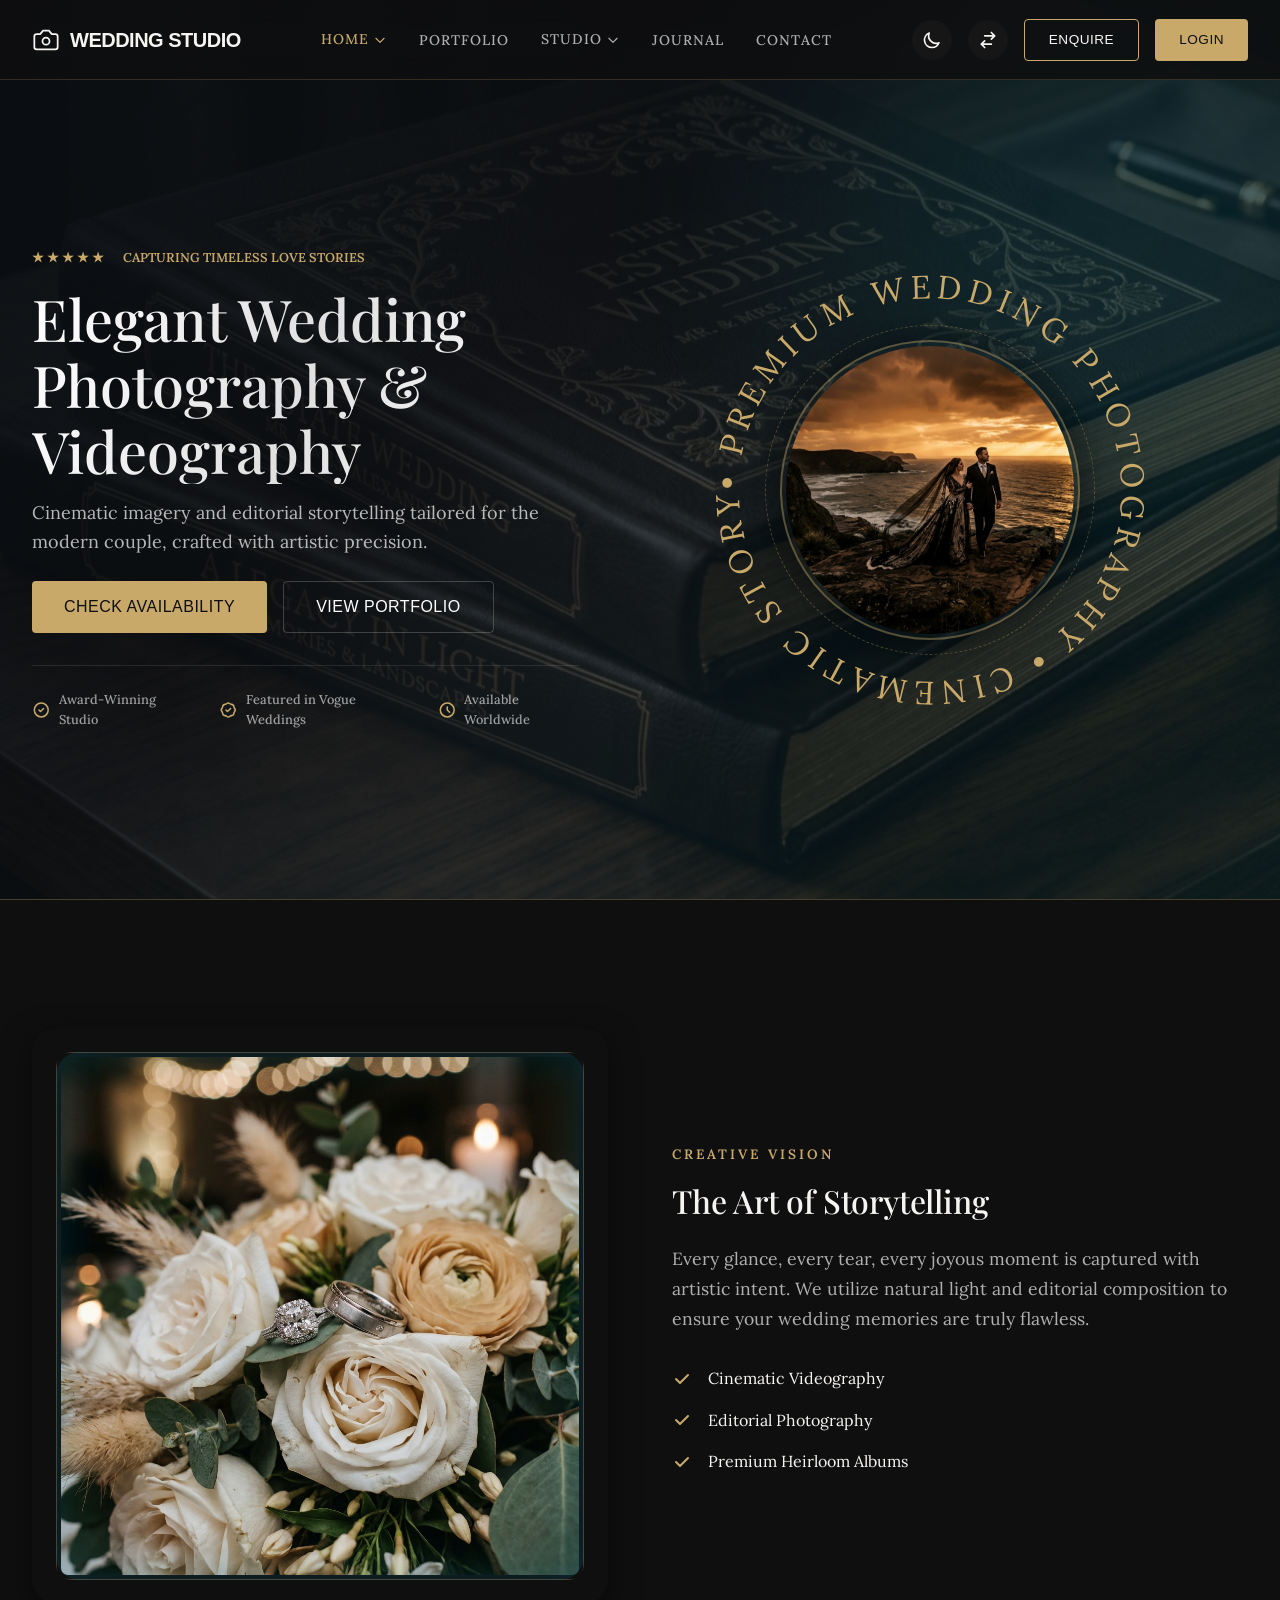
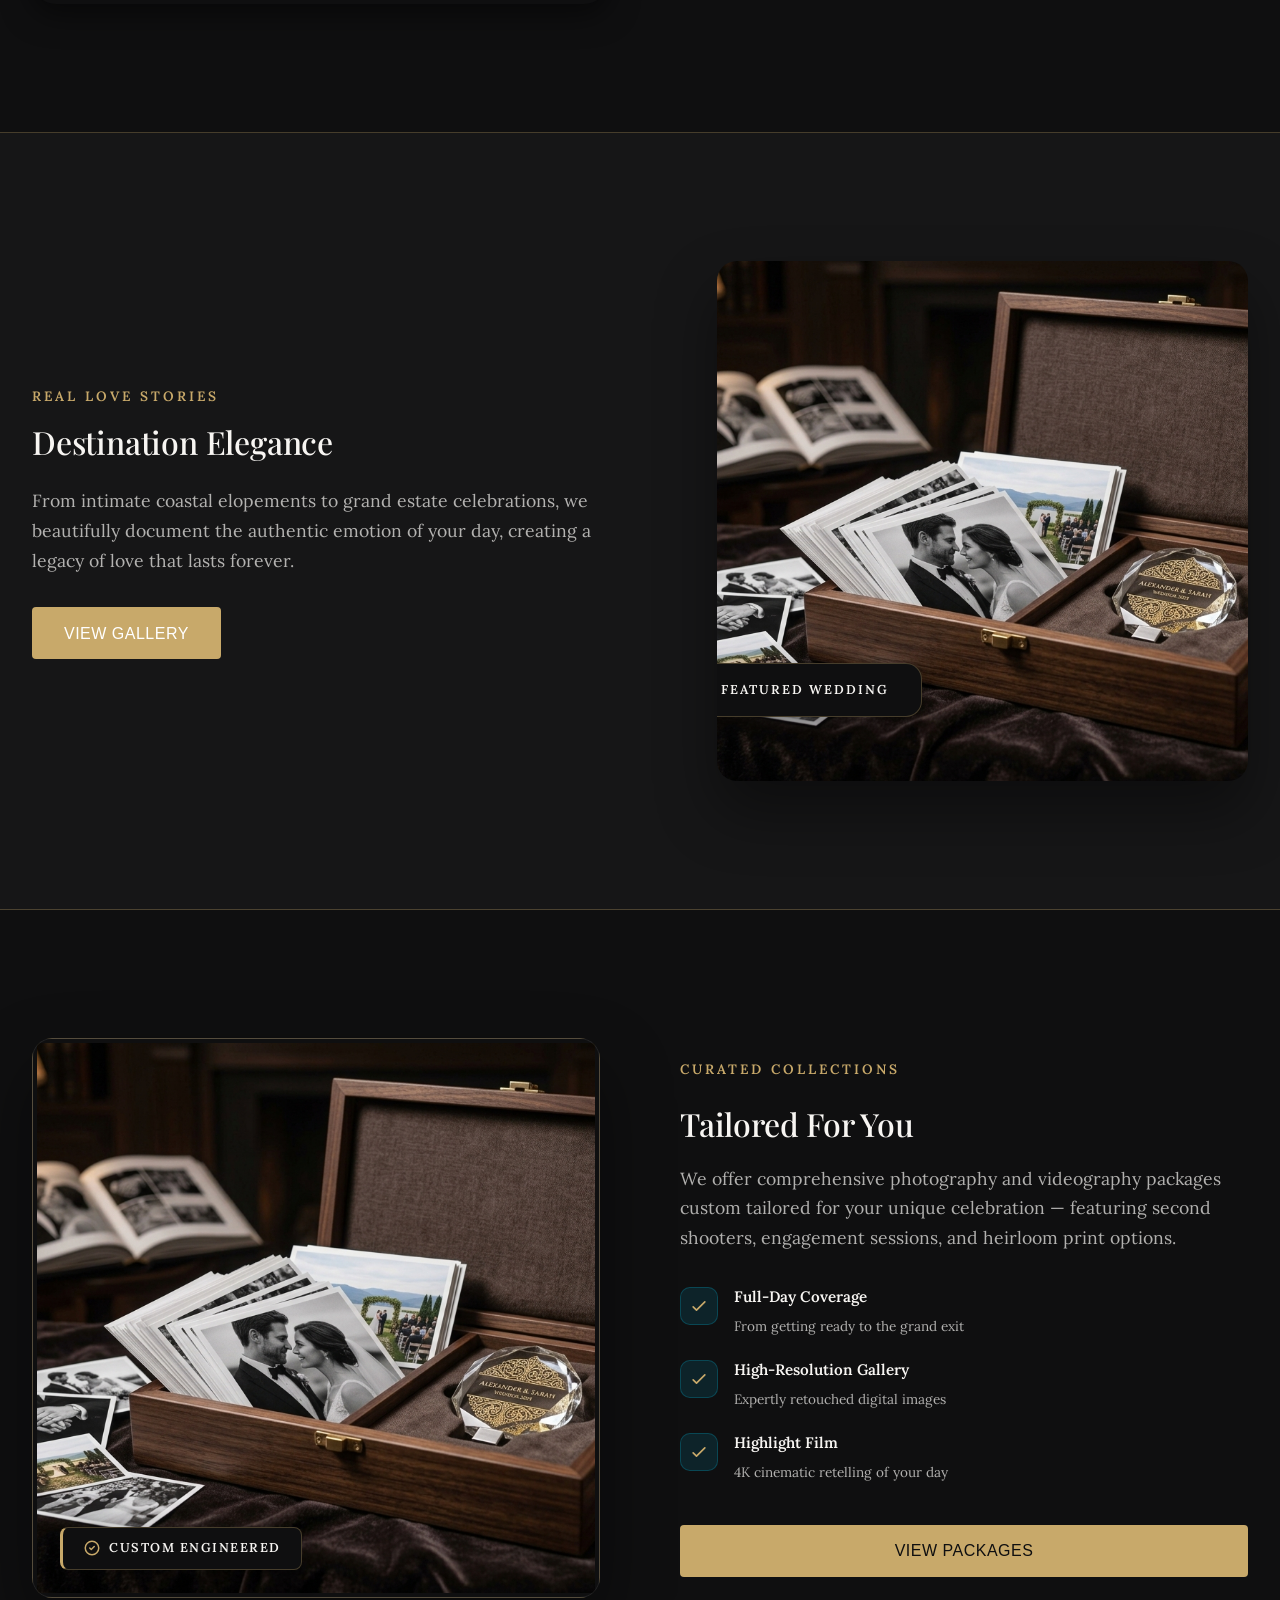
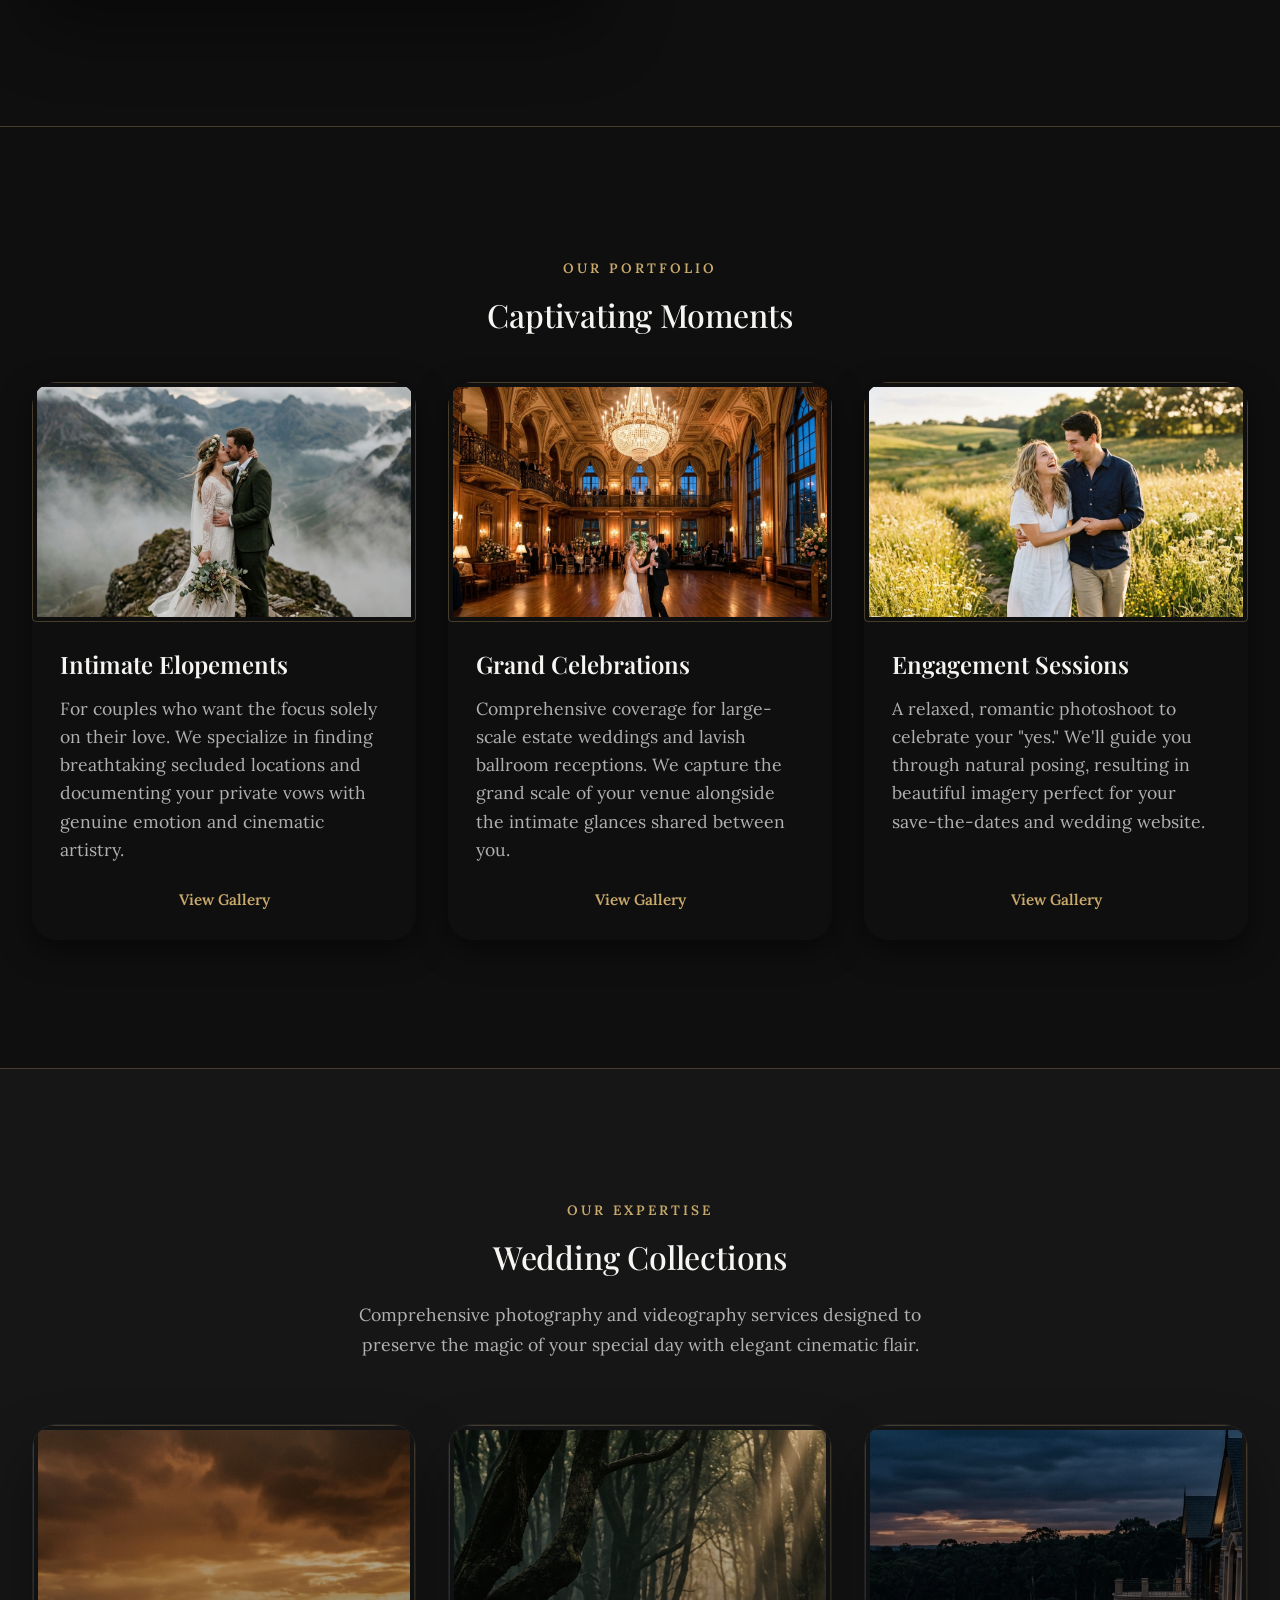
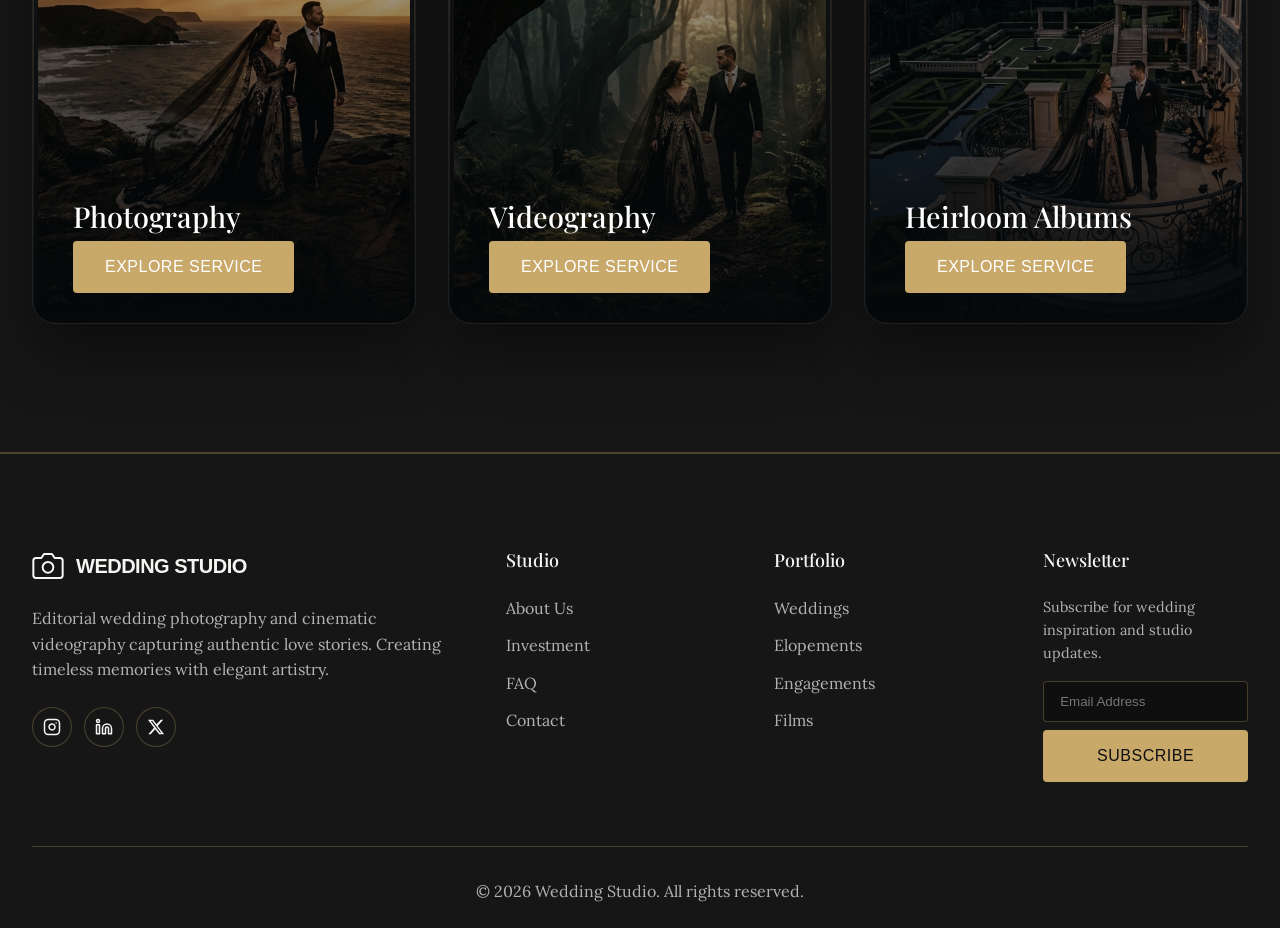
<file: index.html>
<!DOCTYPE html>
<html lang="en" dir="ltr">
<head>
    <meta charset="UTF-8">
    <meta name="viewport" content="width=device-width, initial-scale=1.0">
    <title>Wedding Photography & Videography Studio</title>
    <meta name="description" content="Elegant, image-led layout showcasing wedding photography and videography packages, portfolio gallery by venue and style.">
    
    <!-- Fonts -->
    <link rel="preconnect" href="https://fonts.googleapis.com">
    <link rel="preconnect" href="https://fonts.gstatic.com" crossorigin>
    <link href="https://fonts.googleapis.com/css2?family=Lora:ital,wght@0,400;0,500;0,600;1,400&family=Playfair+Display:wght@400;500;600;700&display=swap" rel="stylesheet">
    
    <!-- CSS -->
    <link rel="stylesheet" href="assets/css/style.css">
    <link rel="stylesheet" href="assets/css/dark-mode.css">
    <link rel="stylesheet" href="assets/css/rtl.css">
    <link rel="icon" type="image/svg+xml" href="assets/images/brand-logo.svg">
</head>
<body>
    <!-- Navbar -->
    <nav class="navbar">
        <div class="container flex-between">
            <a href="index.html" class="brand" style="display: flex; align-items: center;">
                <svg width="28" height="28" viewBox="0 0 24 24" fill="none" stroke="currentColor" stroke-width="1.5" stroke-linecap="round" stroke-linejoin="round" style="margin-right: 10px;">
                    <path d="M14.5 4h-5L7 7H4a2 2 0 0 0-2 2v9a2 2 0 0 0 2 2h16a2 2 0 0 0 2-2V9a2 2 0 0 0-2-2h-3l-2.5-3z"></path>
                    <circle cx="12" cy="13" r="3"></circle>
                </svg>
                Wedding Studio
            </a>
            
                        <ul class="nav-links">
                <li class="nav-dropdown">
                    <a href="index.html" class="nav-link active">Home <svg width="14" height="14" fill="none" stroke="currentColor" viewBox="0 0 24 24" style="margin-left: 4px; margin-top: 2px;"><path stroke-linecap="round" stroke-linejoin="round" stroke-width="2" d="M19 9l-7 7-7-7"></path></svg></a>
                    <div class="dropdown-content">
                        <a href="index.html" class="active">Classic Style</a>
                        <a href="home-2.html">Editorial Style</a>
                    </div>
                </li>
                <li><a href="portfolio.html" class="nav-link">Portfolio</a></li>
                <li class="nav-dropdown">
                    <a href="about.html" class="nav-link">Studio <svg width="14" height="14" fill="none" stroke="currentColor" viewBox="0 0 24 24" style="margin-left: 4px; margin-top: 2px;"><path stroke-linecap="round" stroke-linejoin="round" stroke-width="2" d="M19 9l-7 7-7-7"></path></svg></a>
                    <div class="dropdown-content">
                        <a href="about.html">About Us</a>
                        <a href="services.html">Services</a>
                        <a href="pricing.html">Pricing</a>
                    </div>
                </li>
                <li><a href="journal.html" class="nav-link">Journal</a></li>
                <li><a href="contact.html" class="nav-link">Contact</a></li>
            </ul>
            
            <div class="nav-actions">
                <button id="openEnquireModal" class="btn btn-secondary" style="padding: 0 1.5rem; height: 42px; font-size: 0.85rem;">Enquire</button>
                <a href="login.html" class="btn btn-primary" style="padding: 0 1.5rem; height: 42px; font-size: 0.85rem;">Login</a>
                <button id="darkModeToggle" class="icon-btn" aria-label="Toggle Dark Mode">
                    <svg width="20" height="20" fill="none" stroke="currentColor" viewBox="0 0 24 24" xmlns="http://www.w3.org/2000/svg"><path stroke-linecap="round" stroke-linejoin="round" stroke-width="2" d="M20.354 15.354A9 9 0 018.646 3.646 9.003 9.003 0 0012 21a9.003 9.003 0 008.354-5.646z"></path></svg>
                </button>
                <button id="rtlToggle" class="icon-btn" aria-label="Toggle RTL">
                    <svg width="20" height="20" fill="none" stroke="currentColor" viewBox="0 0 24 24" xmlns="http://www.w3.org/2000/svg"><path stroke-linecap="round" stroke-linejoin="round" stroke-width="2" d="M8 7h12m0 0l-4-4m4 4l-4 4m0 6H4m0 0l4 4m-4-4l4-4"></path></svg>
                </button>
                <button class="mobile-menu-btn icon-btn" aria-label="Menu">
                    <svg width="24" height="24" fill="none" stroke="currentColor" viewBox="0 0 24 24" xmlns="http://www.w3.org/2000/svg"><path stroke-linecap="round" stroke-linejoin="round" stroke-width="2" d="M4 6h16M4 12h16M4 18h16"></path></svg>
                </button>
            </div>
        </div>
    </nav>

    <!-- Ultra-Premium Hero Section -->
    <section class="hero ultra-premium-hero" id="homeHero">
        <div class="hero-bg">
            <img src="assets/images/heirloom_albums_2.png" alt="Elegant Wedding Couple" class="parallax-bg">
        </div>
        <div class="hero-overlay"></div>
        
        <!-- Ambient Volumetric Lights -->
        <div class="ambient-light light-1"></div>
        <div class="ambient-light light-2"></div>
        
        <div class="container hero-container-split">
            <!-- Left Side: Content -->
            <div class="hero-content-left">
                <div class="hero-eyebrow">
                    <span class="star-rating">★★★★★</span>
                    <span>Capturing Timeless Love Stories</span>
                </div>
                
                <h1 class="hero-title">Elegant Wedding Photography & Videography</h1>
                <p class="hero-subtitle">Cinematic imagery and editorial storytelling tailored for the modern couple, crafted with artistic precision.</p>
                
                <div class="hero-buttons">
                    <a href="contact.html" class="btn btn-primary">Check Availability</a>
                    <a href="portfolio.html" class="btn btn-secondary">View Portfolio</a>
                </div>
                
                <div class="hero-trust-row">
                    <div class="trust-item">
                        <svg width="20" height="20" fill="none" stroke="currentColor" viewBox="0 0 24 24"><path stroke-linecap="round" stroke-linejoin="round" stroke-width="2" d="M9 12l2 2 4-4m6 2a9 9 0 11-18 0 9 9 0 0118 0z"></path></svg>
                        <span>Award-Winning Studio</span>
                    </div>
                    <div class="trust-item">
                        <svg width="20" height="20" fill="none" stroke="currentColor" viewBox="0 0 24 24"><path stroke-linecap="round" stroke-linejoin="round" stroke-width="2" d="M9 12l2 2 4-4M7.835 4.697a3.42 3.42 0 001.946-.806 3.42 3.42 0 014.438 0 3.42 3.42 0 001.946.806 3.42 3.42 0 013.138 3.138 3.42 3.42 0 00.806 1.946 3.42 3.42 0 010 4.438 3.42 3.42 0 00-.806 1.946 3.42 3.42 0 01-3.138 3.138 3.42 3.42 0 00-1.946.806 3.42 3.42 0 01-4.438 0 3.42 3.42 0 00-1.946-.806 3.42 3.42 0 01-3.138-3.138 3.42 3.42 0 00-.806-1.946 3.42 3.42 0 010-4.438 3.42 3.42 0 00.806-1.946 3.42 3.42 0 013.138-3.138z"></path></svg>
                        <span>Featured in Vogue Weddings</span>
                    </div>
                    <div class="trust-item">
                        <svg width="20" height="20" fill="none" stroke="currentColor" viewBox="0 0 24 24"><path stroke-linecap="round" stroke-linejoin="round" stroke-width="2" d="M12 8v4l3 3m6-3a9 9 0 11-18 0 9 9 0 0118 0z"></path></svg>
                        <span>Available Worldwide</span>
                    </div>
                </div>
            </div>
            
            <!-- Right Side: Circular Animation Showcase -->
            <div class="hero-showcase-right" id="heroShowcase" style="display: flex; justify-content: center; align-items: center; position: relative; min-height: 500px;">
                <style>
                    .rotating-hero-wrapper {
                        position: relative;
                        width: 450px;
                        height: 450px;
                        display: flex;
                        justify-content: center;
                        align-items: center;
                    }
                    .rotating-text-ring {
                        position: absolute;
                        width: 100%;
                        height: 100%;
                        animation: rotateRing 25s linear infinite;
                    }
                    @keyframes rotateRing {
                        0% { transform: rotate(0deg); }
                        100% { transform: rotate(360deg); }
                    }
                    .rotating-text-ring svg {
                        width: 100%;
                        height: 100%;
                        fill: var(--accent-primary, #C8A96A);
                        font-family: 'Lora', 'Playfair Display', serif;
                        font-size: 14.5px;
                        letter-spacing: 2.5px;
                        text-transform: uppercase;
                    }
                    .center-hero-img {
                        width: 300px;
                        height: 300px;
                        border-radius: 50%;
                        object-fit: cover;
                        border: 2px solid rgba(200, 169, 106, 0.4);
                        box-shadow: 0 0 40px rgba(0,0,0,0.6);
                        z-index: 2;
                        position: relative;
                    }
                    .decorative-circle {
                        position: absolute;
                        width: 330px;
                        height: 330px;
                        border-radius: 50%;
                        border: 1px dashed rgba(200, 169, 106, 0.4);
                        animation: rotateRing 40s linear infinite reverse;
                    }
                    @media (max-width: 768px) {
                        .rotating-hero-wrapper {
                            width: 320px;
                            height: 320px;
                        }
                        .center-hero-img {
                            width: 200px;
                            height: 200px;
                        }
                        .decorative-circle {
                            width: 230px;
                            height: 230px;
                        }
                        .rotating-text-ring svg {
                            font-size: 14.5px;
                        }
                    }
                </style>
                <div class="rotating-hero-wrapper">
                    <div class="decorative-circle"></div>
                    <div class="rotating-text-ring">
                        <svg viewBox="0 0 200 200">
                            <path id="textPathRing" fill="transparent" d="M 100, 100 m -85, 0 a 85,85 0 1,1 170,0 a 85,85 0 1,1 -170,0" />
                            <text>
                                <textPath href="#textPathRing" startOffset="0">
                                    • PREMIUM WEDDING PHOTOGRAPHY • CINEMATIC STORYTELLING
                                </textPath>
                            </text>
                        </svg>
                    </div>
                    <img src="assets/images/hero_wedding_2.png" alt="Elegant wedding moment" class="center-hero-img">
                </div>
            </div>
        </div>
    </section>

    <!-- SECTION 1: Our Approach -->
    <section class="premium-section sec-craftsmanship">
        <div class="container grid grid-2" style="align-items: center; gap: 4rem;">
            <div class="premium-card reveal reveal-right" style="padding: 1.5rem; display: flex; justify-content: center; align-items: center;">
                <div class="image-wrapper glow-effect" style="width: 100%; border-radius: 16px; overflow: hidden;">
                    <img src="assets/images/wedding_details.png" alt="Wedding Studio Image" style="width: 100%; height: auto; border-radius: 12px; display: block;">
                </div>
            </div>
            <div class="reveal reveal-left">
                <span class="eyebrow">Creative Vision</span>
                <h2>The Art of Storytelling</h2>
                <p>Every glance, every tear, every joyous moment is captured with artistic intent. We utilize natural light and editorial composition to ensure your wedding memories are truly flawless.</p>
                <ul class="check-list">
                    <li><svg width="20" height="20" fill="currentColor" viewBox="0 0 20 20"><path fill-rule="evenodd" d="M16.707 5.293a1 1 0 010 1.414l-8 8a1 1 0 01-1.414 0l-4-4a1 1 0 011.414-1.414L8 12.586l7.293-7.293a1 1 0 011.414 0z" clip-rule="evenodd"></path></svg> Cinematic Videography</li>
                    <li><svg width="20" height="20" fill="currentColor" viewBox="0 0 20 20"><path fill-rule="evenodd" d="M16.707 5.293a1 1 0 010 1.414l-8 8a1 1 0 01-1.414 0l-4-4a1 1 0 011.414-1.414L8 12.586l7.293-7.293a1 1 0 011.414 0z" clip-rule="evenodd"></path></svg> Editorial Photography</li>
                    <li><svg width="20" height="20" fill="currentColor" viewBox="0 0 20 20"><path fill-rule="evenodd" d="M16.707 5.293a1 1 0 010 1.414l-8 8a1 1 0 01-1.414 0l-4-4a1 1 0 011.414-1.414L8 12.586l7.293-7.293a1 1 0 011.414 0z" clip-rule="evenodd"></path></svg> Premium Heirloom Albums</li>
                </ul>
            </div>
        </div>
    </section>

    <!-- SECTION 2: Featured Real Weddings -->
    <section class="premium-section sec-signature">
        <div class="container split-gallery">
            <div class="gallery-content reveal reveal-up">
                <span class="eyebrow">Real Love Stories</span>
                <h2>Destination Elegance</h2>
                <p>From intimate coastal elopements to grand estate celebrations, we beautifully document the authentic emotion of your day, creating a legacy of love that lasts forever.</p>
                <a href="portfolio.html" class="btn-text">View Gallery <svg width="20" height="20" fill="none" stroke="currentColor" viewBox="0 0 24 24"><path stroke-linecap="round" stroke-linejoin="round" stroke-width="2" d="M17 8l4 4m0 0l-4 4m4-4H3"></path></svg></a>
            </div>
            <div class="gallery-image reveal reveal-scale">
                <img src="assets/images/heirloom_albums_5.png" alt="Stunning Destination Wedding">
                <div class="premium-badge">Featured Wedding</div>
            </div>
        </div>
    </section>

    <!-- SECTION 3: The Sanctuary -->
    <section class="premium-section sec-sanctuary">
        <div class="container sanctuary-split">
            <!-- Right: Image -->
            <div class="sanctuary-image reveal reveal-left">
                <div class="sanctuary-img-wrap">
                    <img src="assets/images/heirloom_albums_5.png" alt="Wedding Studio Image">
                    <div class="sanctuary-badge">
                        <svg width="18" height="18" fill="none" stroke="currentColor" viewBox="0 0 24 24"><path stroke-linecap="round" stroke-linejoin="round" stroke-width="2" d="M9 12l2 2 4-4m6 2a9 9 0 11-18 0 9 9 0 0118 0z"/></svg>
                        <span>Custom Engineered</span>
                    </div>
                </div>
            </div>
            <!-- Left: Content -->
            <div class="sanctuary-content reveal reveal-right">
                <span class="eyebrow">Curated Collections</span>
                <h2>Tailored For You</h2>
                <p>We offer comprehensive photography and videography packages custom tailored for your unique celebration — featuring second shooters, engagement sessions, and heirloom print options.</p>
                <ul class="sanctuary-features">
                    <li>
                        <div class="feat-icon">
                            <svg width="20" height="20" fill="none" stroke="currentColor" viewBox="0 0 24 24"><path stroke-linecap="round" stroke-linejoin="round" stroke-width="2" d="M5 13l4 4L19 7"/></svg>
                        </div>
                        <div>
                            <strong>Full-Day Coverage</strong>
                            <span>From getting ready to the grand exit</span>
                        </div>
                    </li>
                    <li>
                        <div class="feat-icon">
                            <svg width="20" height="20" fill="none" stroke="currentColor" viewBox="0 0 24 24"><path stroke-linecap="round" stroke-linejoin="round" stroke-width="2" d="M5 13l4 4L19 7"/></svg>
                        </div>
                        <div>
                            <strong>High-Resolution Gallery</strong>
                            <span>Expertly retouched digital images</span>
                        </div>
                    </li>
                    <li>
                        <div class="feat-icon">
                            <svg width="20" height="20" fill="none" stroke="currentColor" viewBox="0 0 24 24"><path stroke-linecap="round" stroke-linejoin="round" stroke-width="2" d="M5 13l4 4L19 7"/></svg>
                        </div>
                        <div>
                            <strong>Highlight Film</strong>
                            <span>4K cinematic retelling of your day</span>
                        </div>
                    </li>
                </ul>
                <a href="pricing.html" class="btn btn-primary" style="margin-top: 0.5rem;">View Packages</a>
            </div>
        </div>
    </section>

    <!-- SECTION 4: Portfolio Categories -->
    <section class="premium-section sec-corporate">
        <div class="container">
            <div class="text-center reveal reveal-up">
                <span class="eyebrow">Our Portfolio</span>
                <h2>Captivating Moments</h2>
            </div>
            <div class="grid portfolio-grid" style="display: grid; grid-template-columns: repeat(auto-fit, minmax(300px, 1fr)); margin-top: 3rem; gap: 2rem;">
                <!-- Card 1 -->
                <div class="premium-card reveal reveal-up" style="padding: 0; border-radius: 24px; display: flex; flex-direction: column; transition: transform 0.3s ease, box-shadow 0.3s ease; cursor: pointer; border: none; overflow: hidden;" onmouseover="this.style.transform='translateY(-10px)'; this.style.boxShadow='0 20px 40px rgba(0,0,0,0.15)';" onmouseout="this.style.transform='translateY(0)'; this.style.boxShadow='none';">
                    <img src="assets/images/portfolio_elopement.png" alt="Intimate Elopements" style="width: 100%; height: 240px; object-fit: cover; display: block;">
                    <div style="padding: 1.75rem; display: flex; flex-direction: column; flex-grow: 1;">
                        <h3 style="color: var(--text-primary); font-size: 1.5rem; margin-bottom: 1rem; font-weight: 600;">Intimate Elopements</h3>
                        <p style="color: var(--text-secondary); margin-bottom: 1.5rem; line-height: 1.6; flex-grow: 1;">For couples who want the focus solely on their love. We specialize in finding breathtaking secluded locations and documenting your private vows with genuine emotion and cinematic artistry.</p>
                        <a href="portfolio.html" style="display: inline-flex; align-items: center; justify-content: center; width: 100%; color: var(--accent-primary, #C8A96A); font-weight: 600; text-decoration: none; font-size: 0.95rem;">
                            View Gallery
                        </a>
                    </div>
                </div>
                
                <!-- Card 2 -->
                <div class="premium-card reveal reveal-up" style="transition-delay: 0.2s; padding: 0; border-radius: 24px; display: flex; flex-direction: column; transition: transform 0.3s ease, box-shadow 0.3s ease; cursor: pointer; border: none; overflow: hidden;" onmouseover="this.style.transform='translateY(-10px)'; this.style.boxShadow='0 20px 40px rgba(0,0,0,0.15)';" onmouseout="this.style.transform='translateY(0)'; this.style.boxShadow='none';">
                    <img src="assets/images/portfolio_estate.png" alt="Grand Celebrations" style="width: 100%; height: 240px; object-fit: cover; display: block;">
                    <div style="padding: 1.75rem; display: flex; flex-direction: column; flex-grow: 1;">
                        <h3 style="color: var(--text-primary); font-size: 1.5rem; margin-bottom: 1rem; font-weight: 600;">Grand Celebrations</h3>
                        <p style="color: var(--text-secondary); margin-bottom: 1.5rem; line-height: 1.6; flex-grow: 1;">Comprehensive coverage for large-scale estate weddings and lavish ballroom receptions. We capture the grand scale of your venue alongside the intimate glances shared between you.</p>
                        <a href="portfolio.html" style="display: inline-flex; align-items: center; justify-content: center; width: 100%; color: var(--accent-primary, #C8A96A); font-weight: 600; text-decoration: none; font-size: 0.95rem;">
                            View Gallery
                        </a>
                    </div>
                </div>
                
                <!-- Card 3 -->
                <div class="premium-card reveal reveal-up" style="transition-delay: 0.4s; padding: 0; border-radius: 24px; display: flex; flex-direction: column; transition: transform 0.3s ease, box-shadow 0.3s ease; cursor: pointer; border: none; overflow: hidden;" onmouseover="this.style.transform='translateY(-10px)'; this.style.boxShadow='0 20px 40px rgba(0,0,0,0.15)';" onmouseout="this.style.transform='translateY(0)'; this.style.boxShadow='none';">
                    <img src="assets/images/portfolio_engagement.png" alt="Engagement Sessions" style="width: 100%; height: 240px; object-fit: cover; display: block;">
                    <div style="padding: 1.75rem; display: flex; flex-direction: column; flex-grow: 1;">
                        <h3 style="color: var(--text-primary); font-size: 1.5rem; margin-bottom: 1rem; font-weight: 600;">Engagement Sessions</h3>
                        <p style="color: var(--text-secondary); margin-bottom: 1.5rem; line-height: 1.6; flex-grow: 1;">A relaxed, romantic photoshoot to celebrate your "yes." We'll guide you through natural posing, resulting in beautiful imagery perfect for your save-the-dates and wedding website.</p>
                        <a href="portfolio.html" style="display: inline-flex; align-items: center; justify-content: center; width: 100%; color: var(--accent-primary, #C8A96A); font-weight: 600; text-decoration: none; font-size: 0.95rem;">
                            View Gallery
                        </a>
                    </div>
                </div>
            </div>
        </div>
    </section>

    <!-- SECTION 5: Premium Services Gallery -->
    <section class="premium-section sec-services" id="services">
        <div class="container">
            <div class="text-center reveal reveal-up" style="margin-bottom: 4rem;">
                <span class="eyebrow">Our Expertise</span>
                <h2>Wedding Collections</h2>
                <p style="max-width: 600px; margin: 0 auto;">Comprehensive photography and videography services designed to preserve the magic of your special day with elegant cinematic flair.</p>
            </div>
            
            <div class="service-gallery-grid">
                <!-- Card 1 -->
                <a href="services.html" class="service-premium-card reveal reveal-scale">
                    <img src="assets/images/hero_wedding_2.png" alt="Wedding Photography">
                    <div class="card-overlay">
                        <div class="content">
                            <h3>Photography</h3>
                            <p>Editorial-style image captures focused on authentic emotion and timeless portraits.</p>
                            <span class="explore-link">Explore Service <svg width="20" height="20" fill="none" stroke="currentColor" viewBox="0 0 24 24"><path stroke-linecap="round" stroke-linejoin="round" stroke-width="2" d="M17 8l4 4m0 0l-4 4m4-4H3"></path></svg></span>
                        </div>
                    </div>
                </a>
                <!-- Card 2 -->
                <a href="services.html" class="service-premium-card reveal reveal-up" style="transition-delay: 0.1s">
                    <img src="assets/images/hero_wedding_3.png" alt="Cinematic Videography">
                    <div class="card-overlay">
                        <div class="content">
                            <h3>Videography</h3>
                            <p>High-definition cinematic storytelling weaving together the audio and visuals of your day.</p>
                            <span class="explore-link">Explore Service <svg width="20" height="20" fill="none" stroke="currentColor" viewBox="0 0 24 24"><path stroke-linecap="round" stroke-linejoin="round" stroke-width="2" d="M17 8l4 4m0 0l-4 4m4-4H3"></path></svg></span>
                        </div>
                    </div>
                </a>
                <!-- Card 3 -->
                <a href="services.html" class="service-premium-card reveal reveal-scale" style="transition-delay: 0.2s">
                    <img src="assets/images/hero_wedding_4.png" alt="Heirloom Albums">
                    <div class="card-overlay">
                        <div class="content">
                            <h3>Heirloom Albums</h3>
                            <p>Custom-designed, handcrafted albums to showcase your memories for generations.</p>
                            <span class="explore-link">Explore Service <svg width="20" height="20" fill="none" stroke="currentColor" viewBox="0 0 24 24"><path stroke-linecap="round" stroke-linejoin="round" stroke-width="2" d="M17 8l4 4m0 0l-4 4m4-4H3"></path></svg></span>
                        </div>
                    </div>
                </a>
            </div>
        </div>
    </section>

    <!-- Footer -->
    <footer class="footer">
        <div class="container">
            <div class="footer-grid">
                <div>
                    <a href="index.html" class="footer-brand" style="display: flex; align-items: center;">
                        <svg width="32" height="32" viewBox="0 0 24 24" fill="none" stroke="currentColor" stroke-width="1.5" stroke-linecap="round" stroke-linejoin="round" style="margin-right: 12px;">
                            <path d="M23 19a2 2 0 0 1-2 2H3a2 2 0 0 1-2-2V8a2 2 0 0 1 2-2h4l2-3h6l2 3h4a2 2 0 0 1 2 2z"></path>
                            <circle cx="12" cy="13" r="4"></circle>
                        </svg>
                        Wedding Studio
                    </a>
                    <p>Editorial wedding photography and cinematic videography capturing authentic love stories. Creating timeless memories with elegant artistry.</p>
                    <div class="footer-socials" style="margin-top: 1.5rem; display: flex; gap: 0.75rem;">
                        <a href="#" class="social-icon" aria-label="Instagram">
                            <svg width="18" height="18" fill="none" stroke="currentColor" stroke-width="2" stroke-linecap="round" stroke-linejoin="round" viewBox="0 0 24 24"><rect x="2" y="2" width="20" height="20" rx="5" ry="5"></rect><path d="M16 11.37A4 4 0 1112.63 8 4 4 0 0116 11.37z"></path><line x1="17.5" y1="6.5" x2="17.51" y2="6.5"></line></svg>
                        </a>
                        <a href="#" class="social-icon" aria-label="LinkedIn">
                            <svg width="18" height="18" fill="none" stroke="currentColor" stroke-width="2" stroke-linecap="round" stroke-linejoin="round" viewBox="0 0 24 24"><path d="M16 8a6 6 0 016 6v7h-4v-7a2 2 0 00-2-2 2 2 0 00-2 2v7h-4v-7a6 6 0 016-6z"></path><rect x="2" y="9" width="4" height="12"></rect><circle cx="4" cy="4" r="2"></circle></svg>
                        </a>
                        <a href="#" class="social-icon" aria-label="X (formerly Twitter)">
                            <svg width="18" height="18" viewBox="0 0 24 24" fill="currentColor" stroke="none"><path d="M18.244 2.25h3.308l-7.227 8.26 8.502 11.24H16.17l-5.214-6.817L4.99 21.75H1.68l7.73-8.835L1.254 2.25H8.08l4.713 6.231zm-1.161 17.52h1.833L7.084 4.126H5.117z"/></svg>
                        </a>
                    </div>
                </div>
                <div>
                    <h5 class="footer-title">Studio</h5>
                    <ul class="footer-links">
                        <li><a href="about.html">About Us</a></li>
                        <li><a href="pricing.html">Investment</a></li>
                        <li><a href="#">FAQ</a></li>
                        <li><a href="contact.html">Contact</a></li>
                    </ul>
                </div>
                <div>
                    <h5 class="footer-title">Portfolio</h5>
                    <ul class="footer-links">
                        <li><a href="portfolio.html">Weddings</a></li>
                        <li><a href="portfolio.html">Elopements</a></li>
                        <li><a href="portfolio.html">Engagements</a></li>
                        <li><a href="portfolio.html">Films</a></li>
                    </ul>
                </div>
                <div>
                    <h5 class="footer-title">Newsletter</h5>
                    <p style="margin-bottom: 1rem; color: var(--text-secondary); font-size: 0.9rem;">Subscribe for wedding inspiration and studio updates.</p>
                    <form class="newsletter-form" style="display: flex; gap: 0.5rem; flex-direction: column;">
                        <input type="email" placeholder="Email Address" required style="padding: 0.75rem 1rem; border-radius: 4px; border: 1px solid var(--border-color); background: var(--bg-primary); color: var(--text-primary); width: 100%; outline: none; transition: 0.3s;">
                        <button type="submit" class="btn btn-primary" style="padding: 0.75rem 1rem; width: 100%; justify-content: center;">Subscribe</button>
                    </form>
                </div>
            </div>
            <div class="footer-bottom">
                <p>&copy; 2026 Wedding Studio. All rights reserved.</p>
            </div>
        </div>
    </footer>

    <!-- Back to Top -->
    <button id="backToTop" class="back-to-top" aria-label="Back to Top">
        <svg width="24" height="24" fill="none" stroke="currentColor" viewBox="0 0 24 24" xmlns="http://www.w3.org/2000/svg"><path stroke-linecap="round" stroke-linejoin="round" stroke-width="2" d="M5 15l7-7 7 7"></path></svg>
    </button>

    <!-- JS -->
    <script src="assets/js/main.js"></script>
    <!-- Enquiry Modal HTML -->
    <div class="modal-overlay" id="enquireOverlay">
        <div class="enquire-modal">
            <button class="close-modal" id="closeEnquireModal">
                <svg width="24" height="24" fill="none" stroke="currentColor" viewBox="0 0 24 24"><path stroke-linecap="round" stroke-linejoin="round" stroke-width="2" d="M6 18L18 6M6 6l12 12"></path></svg>
            </button>
            <div class="step-indicator">
                <div class="step-dot active" id="dot1"></div>
                <div class="step-dot" id="dot2"></div>
                <div class="step-dot" id="dot3"></div>
            </div>
            
            <form id="enquireForm">
                <!-- Step 1 -->
                <div class="form-step active" id="step1">
                    <h2 style="margin-bottom: 1.5rem; font-size: 1.8rem; text-align: center;">Let's Get Started</h2>
                    <div class="enquire-form-group">
                        <label>Your Name</label>
                        <input type="text" placeholder="John Doe" required>
                    </div>
                    <div class="enquire-form-group">
                        <label>Email Address</label>
                        <input type="email" placeholder="john@example.com" required>
                    </div>
                    <div class="enquire-form-group">
                        <label>Phone Number</label>
                        <input type="tel" placeholder="(555) 123-4567" required>
                    </div>
                    <div class="modal-actions" style="justify-content: flex-end;">
                        <button type="button" class="btn btn-primary" onclick="nextStep(2)">Next Step</button>
                    </div>
                </div>

                <!-- Step 2 -->
                <div class="form-step" id="step2">
                    <h2 style="margin-bottom: 1.5rem; font-size: 1.8rem; text-align: center;">Wedding Details</h2>
                    <div class="enquire-form-group">
                        <label>Photography Style</label>
                        <select required>
                            <option value="">Select a style</option>
                            <option value="editorial">Editorial</option>
                            <option value="cinematic">Cinematic</option>
                            <option value="classic">Classic</option>
                        </select>
                    </div>
                    <div class="enquire-form-group">
                        <label>Estimated Guest Count</label>
                        <select required>
                            <option value="">Select range</option>
                            <option value="elopement">Under 20 (Elopement)</option>
                            <option value="small">20 - 75</option>
                            <option value="medium">75 - 150</option>
                            <option value="large">150+</option>
                        </select>
                    </div>
                    <div class="modal-actions">
                        <button type="button" class="btn btn-secondary" onclick="prevStep(1)">Back</button>
                        <button type="button" class="btn btn-primary" onclick="nextStep(3)">Next Step</button>
                    </div>
                </div>

                <!-- Step 3 -->
                <div class="form-step" id="step3">
                    <h2 style="margin-bottom: 1.5rem; font-size: 1.8rem; text-align: center;">Date & Venue</h2>
                    <div class="enquire-form-group">
                        <label>Wedding Date</label>
                        <input type="date" required>
                    </div>
                    <div class="enquire-form-group">
                        <label>Venue (or City)</label>
                        <input type="text" placeholder="e.g. Tuscany, Italy" required>
                    </div>
                    <div class="modal-actions">
                        <button type="button" class="btn btn-secondary" onclick="prevStep(2)">Back</button>
                        <button type="submit" class="btn btn-primary">Check Availability</button>
                    </div>
                </div>

                <!-- Step 4 (Success) -->
                <div class="form-step" id="step4" style="text-align: center; padding: 2rem 0;">
                    <svg width="64" height="64" fill="none" stroke="var(--accent-primary)" viewBox="0 0 24 24" style="margin: 0 auto 1.5rem;"><path stroke-linecap="round" stroke-linejoin="round" stroke-width="1.5" d="M9 12l2 2 4-4m6 2a9 9 0 11-18 0 9 9 0 0118 0z"></path></svg>
                    <h2 style="margin-bottom: 1rem; font-size: 1.8rem;">Request Received!</h2>
                    <p style="color: var(--text-secondary); line-height: 1.6;">Thank you for your enquiry. Our studio manager will get back to you within 24 hours regarding your date.</p>
                </div>
            </form>
        </div>
    </div>

    <!-- Modal JS -->
    <script>
        const openBtn = document.getElementById('openEnquireModal');
        const overlay = document.getElementById('enquireOverlay');
        const closeBtn = document.getElementById('closeEnquireModal');
        
        if(openBtn) openBtn.addEventListener('click', (e) => { e.preventDefault(); overlay.classList.add('active'); document.body.style.overflow = 'hidden'; });
        if(closeBtn) closeBtn.addEventListener('click', () => { overlay.classList.remove('active'); document.body.style.overflow = 'auto'; });
        if(overlay) overlay.addEventListener('click', (e) => { if(e.target === overlay) { overlay.classList.remove('active'); document.body.style.overflow = 'auto'; }});

        function nextStep(step) {
            document.querySelectorAll('.form-step').forEach(s => s.classList.remove('active'));
            document.getElementById('step' + step).classList.add('active');
            updateDots(step);
        }

        function prevStep(step) {
            document.querySelectorAll('.form-step').forEach(s => s.classList.remove('active'));
            document.getElementById('step' + step).classList.add('active');
            updateDots(step);
        }

        function updateDots(step) {
            document.querySelectorAll('.step-dot').forEach((dot, index) => {
                if(index < step) dot.classList.add('active');
                else dot.classList.remove('active');
            });
            if(step === 4) document.querySelector('.step-indicator').style.display = 'none';
        }

        document.getElementById('enquireForm')?.addEventListener('submit', function(e) {
            e.preventDefault();
            nextStep(4);
        });
    </script>
</body>
</html>
</file>
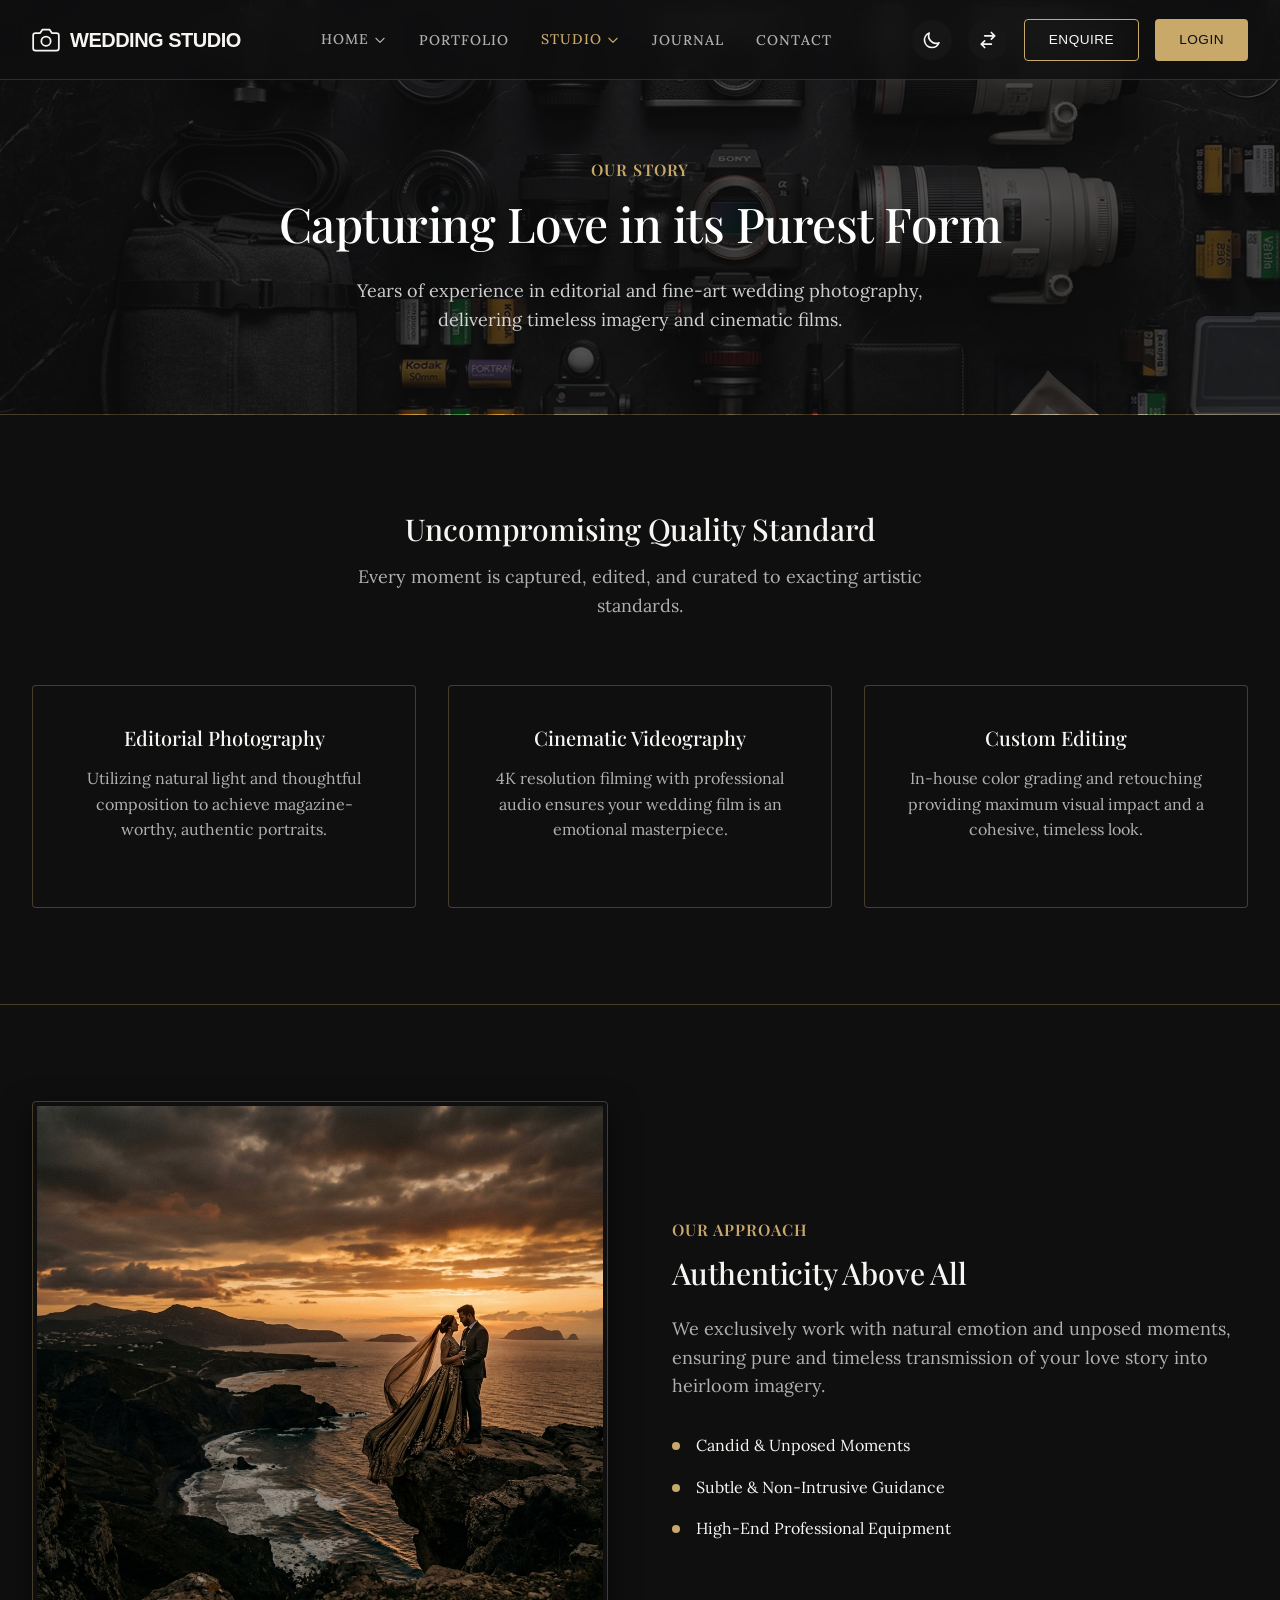
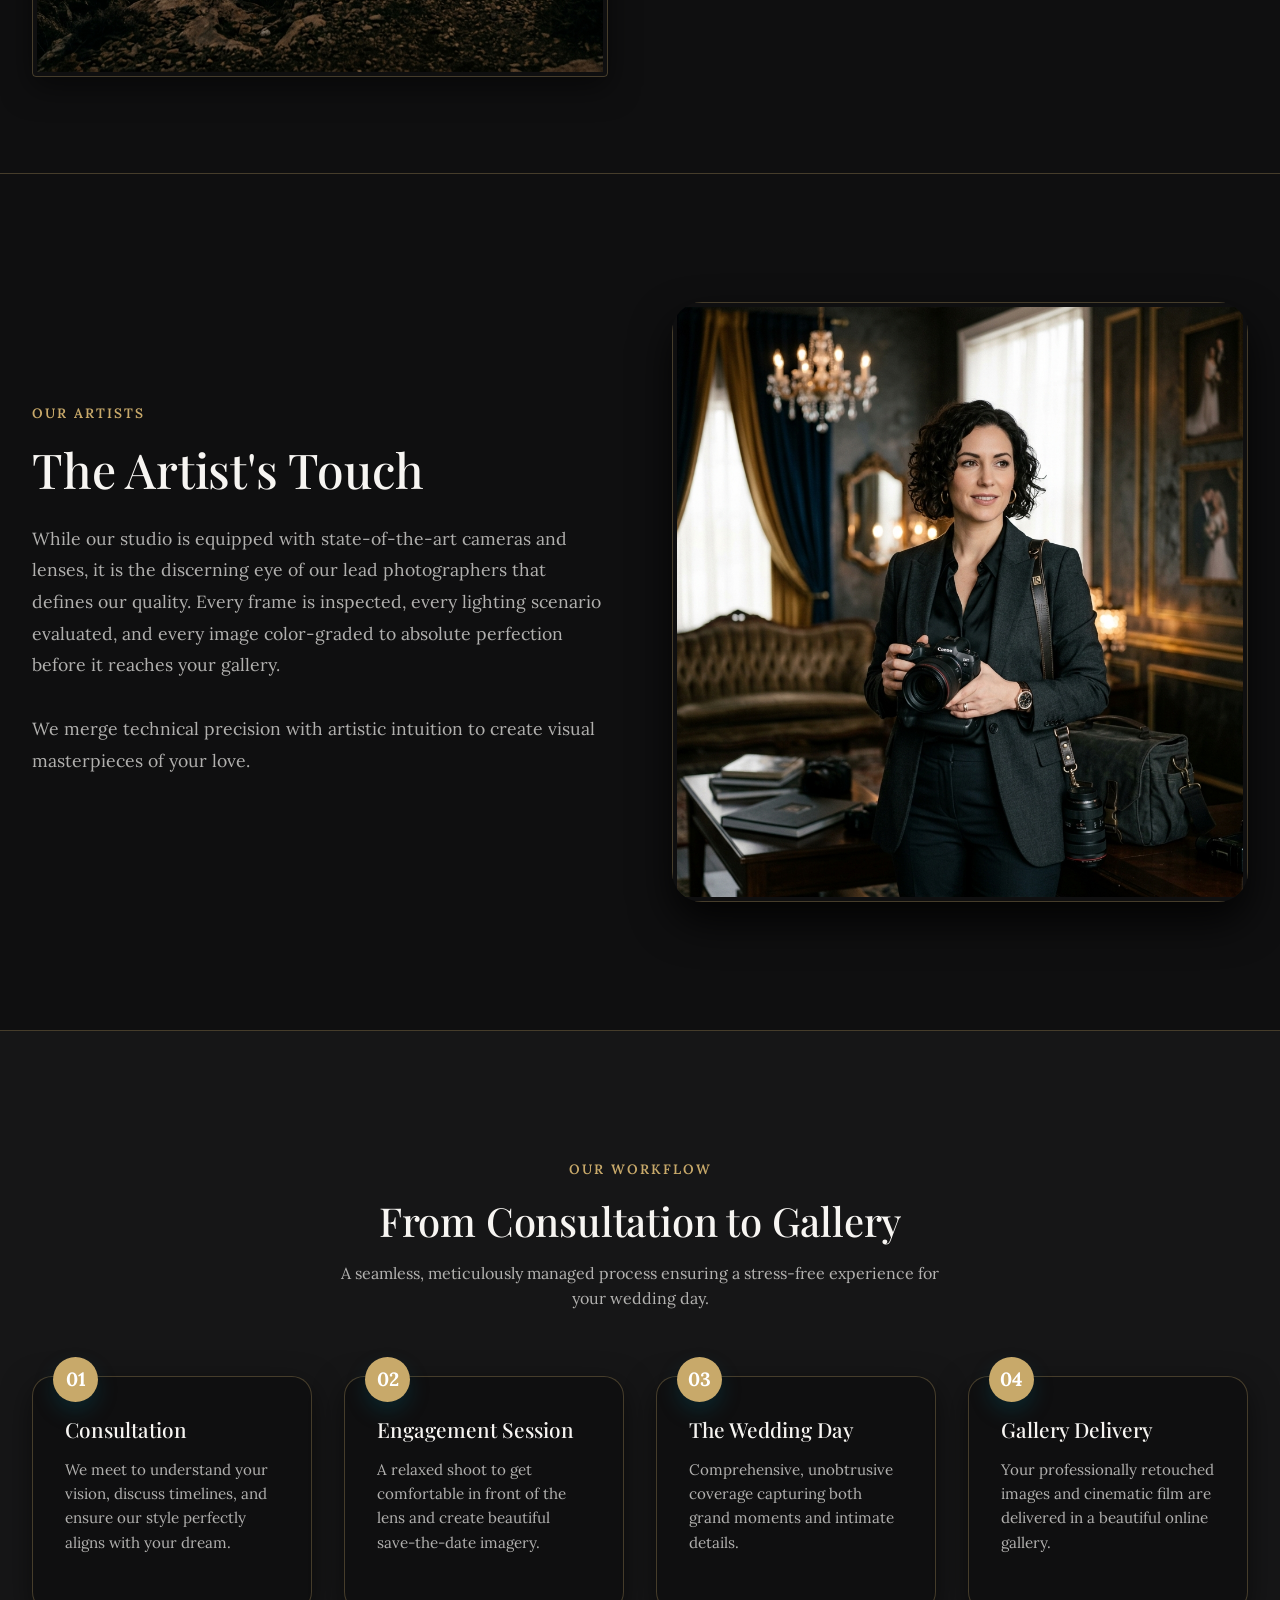
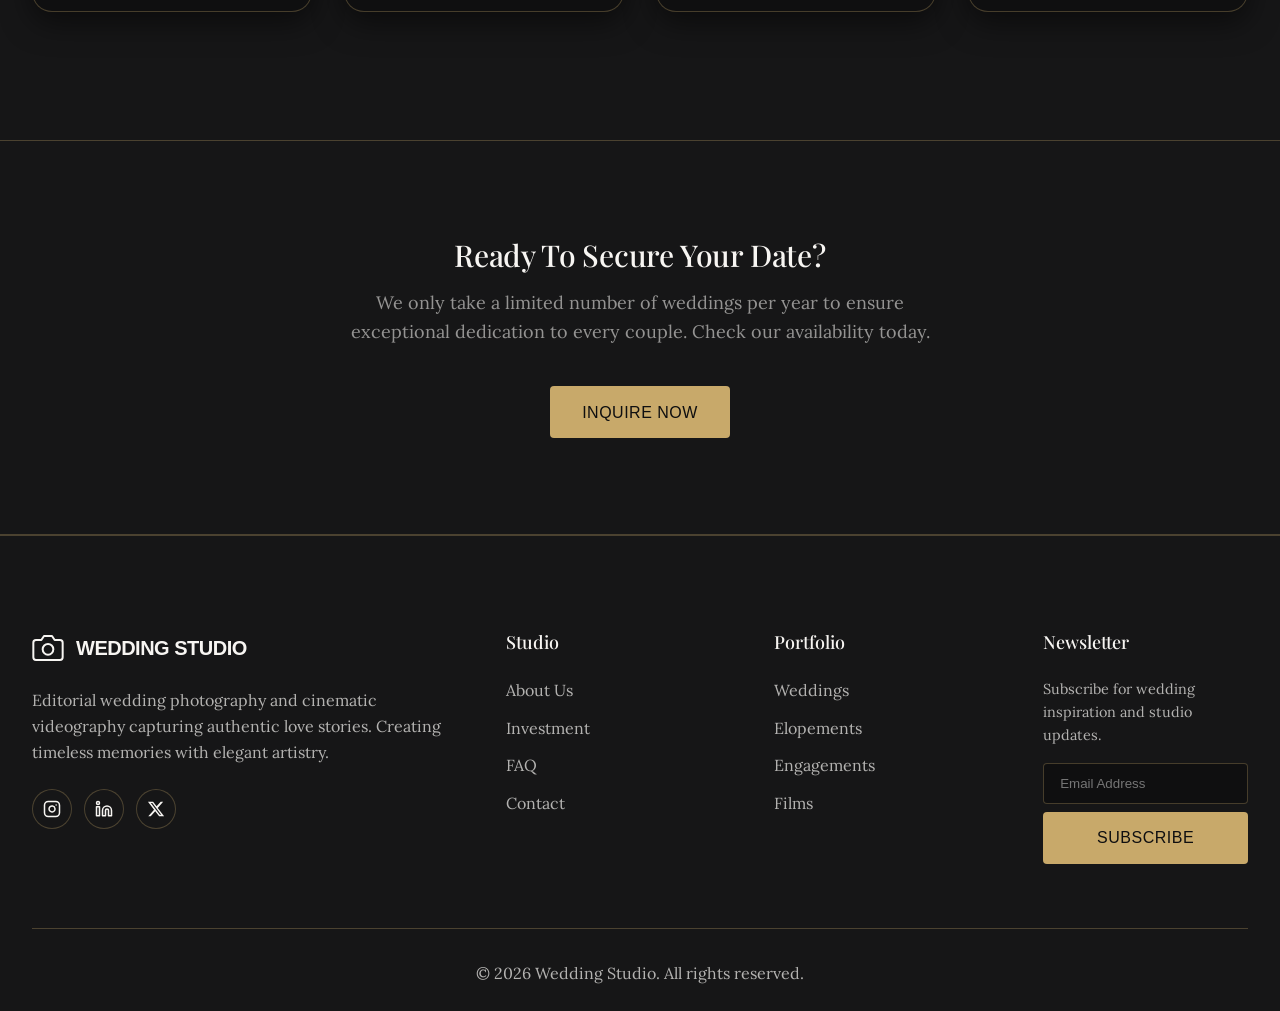
<file: about.html>
<!DOCTYPE html>
<html lang="en" dir="ltr">
<head>
    <meta charset="UTF-8">
    <meta name="viewport" content="width=device-width, initial-scale=1.0">
    <title>About Us | Wedding Studio</title>
    <link href="https://fonts.googleapis.com/css2?family=Lora:ital,wght@0,400;0,500;0,600;1,400&family=Playfair+Display:wght@400;500;600;700&display=swap" rel="stylesheet">
    <link rel="stylesheet" href="assets/css/style.css">
    <link rel="stylesheet" href="assets/css/dark-mode.css">
    <link rel="stylesheet" href="assets/css/rtl.css">
    <link rel="icon" type="image/svg+xml" href="assets/images/brand-logo.svg">
</head>
<body>
    <!-- Navbar -->
    <nav class="navbar">
        <div class="container flex-between">
            <a href="index.html" class="brand" style="display: flex; align-items: center;">
                <svg width="28" height="28" viewBox="0 0 24 24" fill="none" stroke="currentColor" stroke-width="1.5" stroke-linecap="round" stroke-linejoin="round" style="margin-right: 10px;">
                    <path d="M23 19a2 2 0 0 1-2 2H3a2 2 0 0 1-2-2V8a2 2 0 0 1 2-2h4l2-3h6l2 3h4a2 2 0 0 1 2 2z"></path>
                            <circle cx="12" cy="13" r="4"></circle>
                </svg>
                Wedding Studio
            </a>
                        <ul class="nav-links">
                <li class="nav-dropdown">
                    <a href="index.html" class="nav-link">Home <svg width="14" height="14" fill="none" stroke="currentColor" viewBox="0 0 24 24" style="margin-left: 4px; margin-top: 2px;"><path stroke-linecap="round" stroke-linejoin="round" stroke-width="2" d="M19 9l-7 7-7-7"></path></svg></a>
                    <div class="dropdown-content">
                        <a href="index.html">Classic Style</a>
                        <a href="home-2.html">Editorial Style</a>
                    </div>
                </li>
                <li><a href="portfolio.html" class="nav-link">Portfolio</a></li>
                <li class="nav-dropdown">
                    <a href="about.html" class="nav-link active">Studio <svg width="14" height="14" fill="none" stroke="currentColor" viewBox="0 0 24 24" style="margin-left: 4px; margin-top: 2px;"><path stroke-linecap="round" stroke-linejoin="round" stroke-width="2" d="M19 9l-7 7-7-7"></path></svg></a>
                    <div class="dropdown-content">
                        <a href="about.html" class="active">About Us</a>
                        <a href="services.html">Services</a>
                        <a href="pricing.html">Pricing</a>
                    </div>
                </li>
                <li><a href="journal.html" class="nav-link">Journal</a></li>
                <li><a href="contact.html" class="nav-link">Contact</a></li>
            </ul>
            <div class="nav-actions">
                <button id="openEnquireModal" class="btn btn-secondary" style="padding: 0 1.5rem; height: 42px; font-size: 0.85rem;">Enquire</button>
                <a href="login.html" class="btn btn-primary" style="padding: 0 1.5rem; height: 42px; font-size: 0.85rem;">Login</a>
                <button id="darkModeToggle" class="icon-btn" aria-label="Toggle Dark Mode">
                    <svg width="20" height="20" fill="none" stroke="currentColor" viewBox="0 0 24 24" xmlns="http://www.w3.org/2000/svg"><path stroke-linecap="round" stroke-linejoin="round" stroke-width="2" d="M20.354 15.354A9 9 0 018.646 3.646 9.003 9.003 0 0012 21a9.003 9.003 0 008.354-5.646z"></path></svg>
                </button>
                <button id="rtlToggle" class="icon-btn" aria-label="Toggle RTL">
                    <svg width="20" height="20" fill="none" stroke="currentColor" viewBox="0 0 24 24" xmlns="http://www.w3.org/2000/svg"><path stroke-linecap="round" stroke-linejoin="round" stroke-width="2" d="M8 7h12m0 0l-4-4m4 4l-4 4m0 6H4m0 0l4 4m-4-4l4-4"></path></svg>
                </button>
                <button class="mobile-menu-btn icon-btn" aria-label="Menu">
                    <svg width="24" height="24" fill="none" stroke="currentColor" viewBox="0 0 24 24" xmlns="http://www.w3.org/2000/svg"><path stroke-linecap="round" stroke-linejoin="round" stroke-width="2" d="M4 6h16M4 12h16M4 18h16"></path></svg>
                </button>
            </div>
        </div>
    </nav>

    <!-- Section 1: Hero -->
    <section class="section section-bg" style="position: relative; padding-top: 160px; padding-bottom: 80px; text-align: center; background-image: url('assets/images/studio_about_4.png'); background-size: cover; background-position: center; z-index: 1;">
        <div style="position: absolute; top: 0; left: 0; width: 100%; height: 100%; background: rgba(15, 15, 16, 0.7); z-index: -1;"></div>
        <div class="container reveal">
            <h6 style="color: var(--accent-primary); margin-bottom: 1rem;">Our Story</h6>
            <h1 class="hero-title" style="font-size: 48px; color: #ffffff;">Capturing Love in its Purest Form</h1>
            <p class="hero-subtitle" style="max-width: 600px; margin: 0 auto; color: rgba(255,255,255,0.8);">Years of experience in editorial and fine-art wedding photography, delivering timeless imagery and cinematic films.</p>
        </div>
    </section>

    <!-- Section 2: Core Expertise (Grid) -->
    <section class="section">
        <div class="container">
            <div class="text-center reveal" style="margin-bottom: 4rem;">
                <h2>Uncompromising Quality Standard</h2>
                <p class="text-large" style="max-width: 600px; margin: 0 auto;">Every moment is captured, edited, and curated to exacting artistic standards.</p>
            </div>
            <div class="grid grid-3 reveal">
                <div class="card" style="text-align: center;">
                    <div class="card-body">
                        <h4 class="card-title">Editorial Photography</h4>
                        <p class="card-text">Utilizing natural light and thoughtful composition to achieve magazine-worthy, authentic portraits.</p>
                    </div>
                </div>
                <div class="card" style="text-align: center;">
                    <div class="card-body">
                        <h4 class="card-title">Cinematic Videography</h4>
                        <p class="card-text">4K resolution filming with professional audio ensures your wedding film is an emotional masterpiece.</p>
                    </div>
                </div>
                <div class="card" style="text-align: center;">
                    <div class="card-body">
                        <h4 class="card-title">Custom Editing</h4>
                        <p class="card-text">In-house color grading and retouching providing maximum visual impact and a cohesive, timeless look.</p>
                    </div>
                </div>
            </div>
        </div>
    </section>

    <!-- Section 3: Material Showcase (Offset Layout) -->
    <section class="section">
        <div class="container">
            <div class="grid grid-2 align-center reveal" style="gap: 4rem;">
                <div style="flex: 1;">
                    <img src="assets/images/hero_wedding.png" alt="Wedding Photography Gear" style="border-radius: 4px; box-shadow: var(--shadow-soft);">
                </div>
                <div style="flex: 1; padding: 2rem 0;">
                    <h6>Our Approach</h6>
                    <h2 style="margin-bottom: 1.5rem;">Authenticity Above All</h2>
                    <p class="text-large">We exclusively work with natural emotion and unposed moments, ensuring pure and timeless transmission of your love story into heirloom imagery.</p>
                    <ul style="list-style: none; margin-top: 2rem;">
                        <li style="margin-bottom: 1rem; display: flex; align-items: center; gap: 1rem;">
                            <span style="display: block; width: 8px; height: 8px; border-radius: 50%; background: var(--accent-primary);"></span>
                            Candid & Unposed Moments
                        </li>
                        <li style="margin-bottom: 1rem; display: flex; align-items: center; gap: 1rem;">
                            <span style="display: block; width: 8px; height: 8px; border-radius: 50%; background: var(--accent-primary);"></span>
                            Subtle & Non-Intrusive Guidance
                        </li>
                        <li style="margin-bottom: 1rem; display: flex; align-items: center; gap: 1rem;">
                            <span style="display: block; width: 8px; height: 8px; border-radius: 50%; background: var(--accent-primary);"></span>
                            High-End Professional Equipment
                        </li>
                    </ul>
                </div>
            </div>
        </div>
    </section>

    <!-- New Section 1: The Artisan's Touch -->
    <section class="sec-artisan">
        <div class="container">
            <div class="artisan-grid">
                <div class="artisan-content reveal reveal-left">
                    <span class="eyebrow" style="color: var(--accent-premium); letter-spacing: 2px; text-transform: uppercase; font-weight: 600; font-size: 0.85rem; margin-bottom: 1rem; display: block;">Our Artists</span>
                    <h2 style="font-size: 3rem; margin-bottom: 1.5rem; color: var(--text-primary); line-height: 1.2;">The Artist's Touch</h2>
                    <p style="color: var(--text-secondary); margin-bottom: 2rem; line-height: 1.8; font-size: 1.1rem;">While our studio is equipped with state-of-the-art cameras and lenses, it is the discerning eye of our lead photographers that defines our quality. Every frame is inspected, every lighting scenario evaluated, and every image color-graded to absolute perfection before it reaches your gallery.</p>
                    <p style="color: var(--text-secondary); line-height: 1.8; font-size: 1.1rem;">We merge technical precision with artistic intuition to create visual masterpieces of your love.</p>
                </div>
                <div class="artisan-image-wrapper reveal reveal-right">
                    <img src="assets/images/studio_about.png" alt="Lead Photographer editing images">
                </div>
            </div>
        </div>
    </section>

    <!-- New Section 2: The Blueprint Process -->
    <section class="sec-process">
        <div class="container">
            <div class="text-center reveal" style="margin-bottom: 3rem;">
                <span class="eyebrow" style="color: var(--accent-premium); letter-spacing: 2px; text-transform: uppercase; font-weight: 600; font-size: 0.85rem; margin-bottom: 1rem; display: block;">Our Workflow</span>
                <h2 style="font-size: 2.5rem; color: var(--text-primary);">From Consultation to Gallery</h2>
                <p style="max-width: 600px; margin: 0 auto; color: var(--text-secondary);">A seamless, meticulously managed process ensuring a stress-free experience for your wedding day.</p>
            </div>
            
            <div class="process-grid reveal reveal-up">
                <div class="process-step">
                    <div class="step-number">01</div>
                    <h3 style="font-size: 1.3rem; margin-bottom: 1rem; color: var(--text-primary);">Consultation</h3>
                    <p style="color: var(--text-secondary); font-size: 0.95rem; line-height: 1.6;">We meet to understand your vision, discuss timelines, and ensure our style perfectly aligns with your dream.</p>
                </div>
                <div class="process-step" style="transition-delay: 0.1s;">
                    <div class="step-number">02</div>
                    <h3 style="font-size: 1.3rem; margin-bottom: 1rem; color: var(--text-primary);">Engagement Session</h3>
                    <p style="color: var(--text-secondary); font-size: 0.95rem; line-height: 1.6;">A relaxed shoot to get comfortable in front of the lens and create beautiful save-the-date imagery.</p>
                </div>
                <div class="process-step" style="transition-delay: 0.2s;">
                    <div class="step-number">03</div>
                    <h3 style="font-size: 1.3rem; margin-bottom: 1rem; color: var(--text-primary);">The Wedding Day</h3>
                    <p style="color: var(--text-secondary); font-size: 0.95rem; line-height: 1.6;">Comprehensive, unobtrusive coverage capturing both grand moments and intimate details.</p>
                </div>
                <div class="process-step" style="transition-delay: 0.3s;">
                    <div class="step-number">04</div>
                    <h3 style="font-size: 1.3rem; margin-bottom: 1rem; color: var(--text-primary);">Gallery Delivery</h3>
                    <p style="color: var(--text-secondary); font-size: 0.95rem; line-height: 1.6;">Your professionally retouched images and cinematic film are delivered in a beautiful online gallery.</p>
                </div>
            </div>
        </div>
    </section>

    <!-- Section 4: Trade Banner -->
    <section class="section section-bg">
        <div class="container text-center reveal">
            <h2>Ready To Secure Your Date?</h2>
            <p class="text-large" style="opacity: 0.8; max-width: 600px; margin: 0 auto 2.5rem;">We only take a limited number of weddings per year to ensure exceptional dedication to every couple. Check our availability today.</p>
            <a href="contact.html" class="btn btn-primary">Inquire Now</a>
        </div>
    </section>

    <!-- Footer -->
    <footer class="footer">
        <div class="container">
            <div class="footer-grid">
                <div>
                    <a href="index.html" class="footer-brand" style="display: flex; align-items: center;">
                        <svg width="32" height="32" viewBox="0 0 24 24" fill="none" stroke="currentColor" stroke-width="1.5" stroke-linecap="round" stroke-linejoin="round" style="margin-right: 12px;">
                            <path d="M23 19a2 2 0 0 1-2 2H3a2 2 0 0 1-2-2V8a2 2 0 0 1 2-2h4l2-3h6l2 3h4a2 2 0 0 1 2 2z"></path>
                            <circle cx="12" cy="13" r="4"></circle>
                        </svg>
                        Wedding Studio
                    </a>
                    <p>Editorial wedding photography and cinematic videography capturing authentic love stories. Creating timeless memories with elegant artistry.</p>
                    <div class="footer-socials" style="margin-top: 1.5rem; display: flex; gap: 0.75rem;">
                        <a href="#" class="social-icon" aria-label="Instagram">
                            <svg width="18" height="18" fill="none" stroke="currentColor" stroke-width="2" stroke-linecap="round" stroke-linejoin="round" viewBox="0 0 24 24"><rect x="2" y="2" width="20" height="20" rx="5" ry="5"></rect><path d="M16 11.37A4 4 0 1112.63 8 4 4 0 0116 11.37z"></path><line x1="17.5" y1="6.5" x2="17.51" y2="6.5"></line></svg>
                        </a>
                        <a href="#" class="social-icon" aria-label="LinkedIn">
                            <svg width="18" height="18" fill="none" stroke="currentColor" stroke-width="2" stroke-linecap="round" stroke-linejoin="round" viewBox="0 0 24 24"><path d="M16 8a6 6 0 016 6v7h-4v-7a2 2 0 00-2-2 2 2 0 00-2 2v7h-4v-7a6 6 0 016-6z"></path><rect x="2" y="9" width="4" height="12"></rect><circle cx="4" cy="4" r="2"></circle></svg>
                        </a>
                        <a href="#" class="social-icon" aria-label="X (formerly Twitter)">
                            <svg width="18" height="18" viewBox="0 0 24 24" fill="currentColor" stroke="none"><path d="M18.244 2.25h3.308l-7.227 8.26 8.502 11.24H16.17l-5.214-6.817L4.99 21.75H1.68l7.73-8.835L1.254 2.25H8.08l4.713 6.231zm-1.161 17.52h1.833L7.084 4.126H5.117z"/></svg>
                        </a>
                    </div>
                </div>
                <div>
                    <h5 class="footer-title">Studio</h5>
                    <ul class="footer-links">
                        <li><a href="about.html" class="active">About Us</a></li>
                        <li><a href="pricing.html">Investment</a></li>
                        <li><a href="#">FAQ</a></li>
                        <li><a href="contact.html">Contact</a></li>
                    </ul>
                </div>
                <div>
                    <h5 class="footer-title">Portfolio</h5>
                    <ul class="footer-links">
                        <li><a href="portfolio.html">Weddings</a></li>
                        <li><a href="portfolio.html">Elopements</a></li>
                        <li><a href="portfolio.html">Engagements</a></li>
                        <li><a href="portfolio.html">Films</a></li>
                    </ul>
                </div>
                <div>
                    <h5 class="footer-title">Newsletter</h5>
                    <p style="margin-bottom: 1rem; color: var(--text-secondary); font-size: 0.9rem;">Subscribe for wedding inspiration and studio updates.</p>
                    <form class="newsletter-form" style="display: flex; gap: 0.5rem; flex-direction: column;">
                        <input type="email" placeholder="Email Address" required style="padding: 0.75rem 1rem; border-radius: 4px; border: 1px solid var(--border-color); background: var(--bg-primary); color: var(--text-primary); width: 100%; outline: none; transition: 0.3s;">
                        <button type="submit" class="btn btn-primary" style="padding: 0.75rem 1rem; width: 100%; justify-content: center;">Subscribe</button>
                    </form>
                </div>
            </div>
            <div class="footer-bottom">
                <p>&copy; 2026 Wedding Studio. All rights reserved.</p>
            </div>
        </div>
    </footer>

    <!-- Back to Top -->
    <button id="backToTop" class="back-to-top" aria-label="Back to Top">
        <svg width="24" height="24" fill="none" stroke="currentColor" viewBox="0 0 24 24" xmlns="http://www.w3.org/2000/svg"><path stroke-linecap="round" stroke-linejoin="round" stroke-width="2" d="M5 15l7-7 7 7"></path></svg>
    </button>
    <script src="assets/js/main.js"></script>

    <!-- Enquiry Modal HTML -->
    <div class="modal-overlay" id="enquireOverlay">
        <div class="enquire-modal">
            <button class="close-modal" id="closeEnquireModal">
                <svg width="24" height="24" fill="none" stroke="currentColor" viewBox="0 0 24 24"><path stroke-linecap="round" stroke-linejoin="round" stroke-width="2" d="M6 18L18 6M6 6l12 12"></path></svg>
            </button>
            <div class="step-indicator">
                <div class="step-dot active" id="dot1"></div>
                <div class="step-dot" id="dot2"></div>
                <div class="step-dot" id="dot3"></div>
            </div>
            
            <form id="enquireForm">
                <!-- Step 1 -->
                <div class="form-step active" id="step1">
                    <h2 style="margin-bottom: 1.5rem; font-size: 1.8rem; text-align: center;">Let's Get Started</h2>
                    <div class="enquire-form-group">
                        <label>Your Name</label>
                        <input type="text" placeholder="John Doe" required>
                    </div>
                    <div class="enquire-form-group">
                        <label>Email Address</label>
                        <input type="email" placeholder="john@example.com" required>
                    </div>
                    <div class="enquire-form-group">
                        <label>Phone Number</label>
                        <input type="tel" placeholder="(555) 123-4567" required>
                    </div>
                    <div class="modal-actions" style="justify-content: flex-end;">
                        <button type="button" class="btn btn-primary" onclick="nextStep(2)">Next Step</button>
                    </div>
                </div>

                <!-- Step 2 -->
                <div class="form-step" id="step2">
                    <h2 style="margin-bottom: 1.5rem; font-size: 1.8rem; text-align: center;">Wedding Details</h2>
                    <div class="enquire-form-group">
                        <label>Photography Style</label>
                        <select required>
                            <option value="">Select a style</option>
                            <option value="editorial">Editorial</option>
                            <option value="cinematic">Cinematic</option>
                            <option value="classic">Classic</option>
                        </select>
                    </div>
                    <div class="enquire-form-group">
                        <label>Estimated Guest Count</label>
                        <select required>
                            <option value="">Select range</option>
                            <option value="elopement">Under 20 (Elopement)</option>
                            <option value="small">20 - 75</option>
                            <option value="medium">75 - 150</option>
                            <option value="large">150+</option>
                        </select>
                    </div>
                    <div class="modal-actions">
                        <button type="button" class="btn btn-secondary" onclick="prevStep(1)">Back</button>
                        <button type="button" class="btn btn-primary" onclick="nextStep(3)">Next Step</button>
                    </div>
                </div>

                <!-- Step 3 -->
                <div class="form-step" id="step3">
                    <h2 style="margin-bottom: 1.5rem; font-size: 1.8rem; text-align: center;">Date & Venue</h2>
                    <div class="enquire-form-group">
                        <label>Wedding Date</label>
                        <input type="date" required>
                    </div>
                    <div class="enquire-form-group">
                        <label>Venue (or City)</label>
                        <input type="text" placeholder="e.g. Tuscany, Italy" required>
                    </div>
                    <div class="modal-actions">
                        <button type="button" class="btn btn-secondary" onclick="prevStep(2)">Back</button>
                        <button type="submit" class="btn btn-primary">Check Availability</button>
                    </div>
                </div>

                <!-- Step 4 (Success) -->
                <div class="form-step" id="step4" style="text-align: center; padding: 2rem 0;">
                    <svg width="64" height="64" fill="none" stroke="var(--accent-primary)" viewBox="0 0 24 24" style="margin: 0 auto 1.5rem;"><path stroke-linecap="round" stroke-linejoin="round" stroke-width="1.5" d="M9 12l2 2 4-4m6 2a9 9 0 11-18 0 9 9 0 0118 0z"></path></svg>
                    <h2 style="margin-bottom: 1rem; font-size: 1.8rem;">Request Received!</h2>
                    <p style="color: var(--text-secondary); line-height: 1.6;">Thank you for your enquiry. Our studio manager will get back to you within 24 hours regarding your date.</p>
                </div>
            </form>
        </div>
    </div>

    <!-- Modal JS -->
    <script>
        const openBtn = document.getElementById('openEnquireModal');
        const overlay = document.getElementById('enquireOverlay');
        const closeBtn = document.getElementById('closeEnquireModal');
        
        if(openBtn) openBtn.addEventListener('click', (e) => { e.preventDefault(); overlay.classList.add('active'); document.body.style.overflow = 'hidden'; });
        if(closeBtn) closeBtn.addEventListener('click', () => { overlay.classList.remove('active'); document.body.style.overflow = 'auto'; });
        if(overlay) overlay.addEventListener('click', (e) => { if(e.target === overlay) { overlay.classList.remove('active'); document.body.style.overflow = 'auto'; }});

        function nextStep(step) {
            document.querySelectorAll('.form-step').forEach(s => s.classList.remove('active'));
            document.getElementById('step' + step).classList.add('active');
            updateDots(step);
        }

        function prevStep(step) {
            document.querySelectorAll('.form-step').forEach(s => s.classList.remove('active'));
            document.getElementById('step' + step).classList.add('active');
            updateDots(step);
        }

        function updateDots(step) {
            document.querySelectorAll('.step-dot').forEach((dot, index) => {
                if(index < step) dot.classList.add('active');
                else dot.classList.remove('active');
            });
            if(step === 4) document.querySelector('.step-indicator').style.display = 'none';
        }

        document.getElementById('enquireForm')?.addEventListener('submit', function(e) {
            e.preventDefault();
            nextStep(4);
        });
    </script>
</body>
</html>
</file>
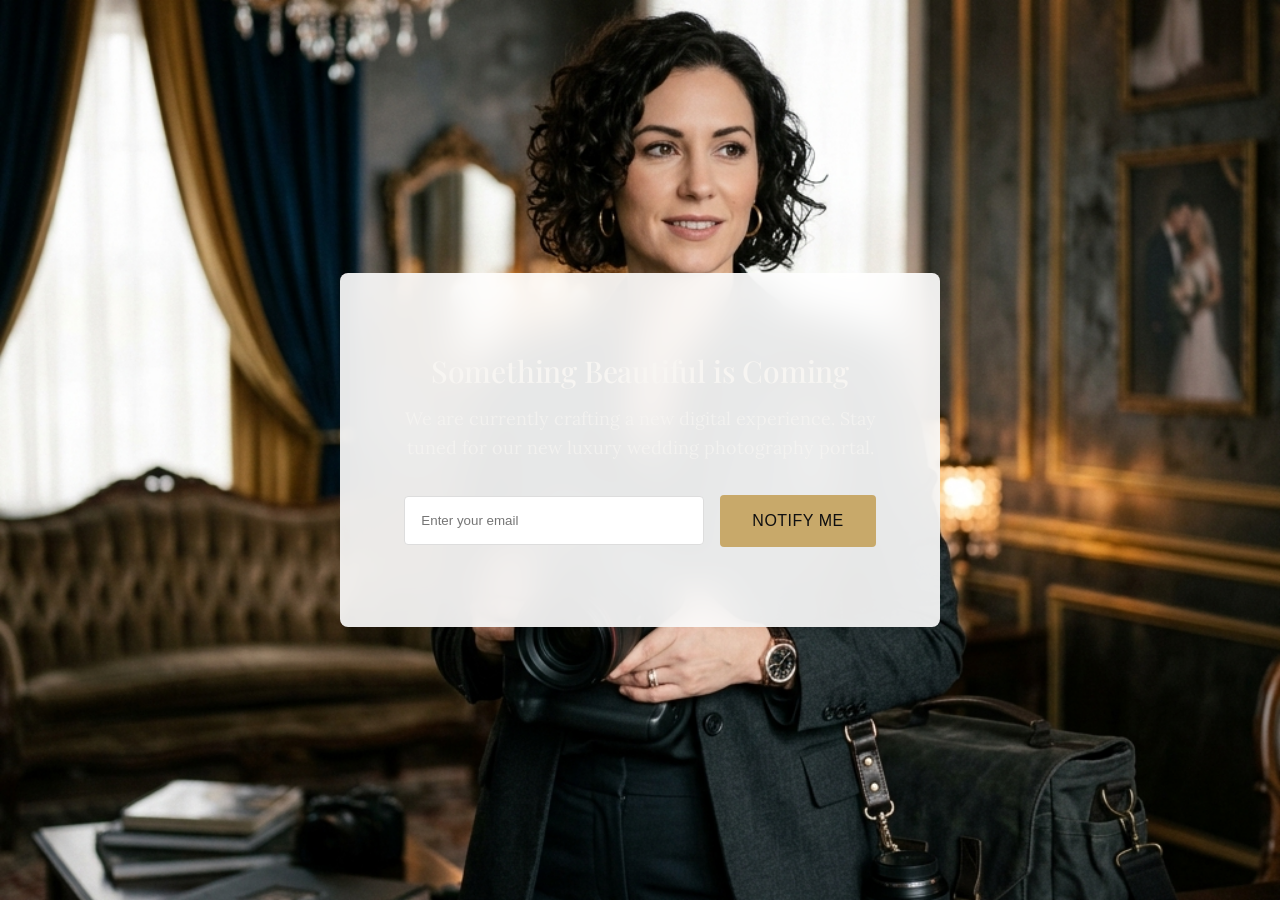
<file: coming-soon.html>
<!DOCTYPE html>
<html lang="en" dir="ltr">
<head>
    <meta charset="UTF-8">
    <meta name="viewport" content="width=device-width, initial-scale=1.0">
    <title>Coming Soon | Wedding Studio </title>
    <link href="https://fonts.googleapis.com/css2?family=Lora:ital,wght@0,400;0,500;0,600;1,400&family=Playfair+Display:wght@400;500;600;700&display=swap" rel="stylesheet">
    <link rel="stylesheet" href="assets/css/style.css">
    <style>
        body {
            background-image: url('assets/images/studio_about.png');
            background-size: cover;
            background-position: center;
            height: 100vh;
            display: flex;
            align-items: center;
            justify-content: center;
            text-align: center;
        }
        .coming-soon-card {
            background: rgba(255, 255, 255, 0.9);
            backdrop-filter: blur(20px);
            padding: 5rem 4rem;
            border-radius: 8px;
            max-width: 600px;
        }
    </style>
    <link rel="icon" type="image/svg+xml" href="assets/images/brand-logo.svg">
</head>
<body>
    <div class="coming-soon-card">
        <h2>Something Beautiful is Coming</h2>
        <p class="text-large" style="margin-bottom: 2rem;">We are currently crafting a new digital experience. Stay tuned for our new luxury wedding photography portal.</p>
        <div class="flex-center" style="gap: 1rem;">
            <input type="email" placeholder="Enter your email" style="padding: 1rem; width: 300px; border: 1px solid #ddd; border-radius: 4px;">
            <button class="btn btn-primary">Notify Me</button>
        </div>
    </div>

    <!-- Enquiry Modal HTML -->
    <div class="modal-overlay" id="enquireOverlay">
        <div class="enquire-modal">
            <button class="close-modal" id="closeEnquireModal">
                <svg width="24" height="24" fill="none" stroke="currentColor" viewBox="0 0 24 24"><path stroke-linecap="round" stroke-linejoin="round" stroke-width="2" d="M6 18L18 6M6 6l12 12"></path></svg>
            </button>
            <div class="step-indicator">
                <div class="step-dot active" id="dot1"></div>
                <div class="step-dot" id="dot2"></div>
                <div class="step-dot" id="dot3"></div>
            </div>
            
            <form id="enquireForm">
                <!-- Step 1 -->
                <div class="form-step active" id="step1">
                    <h2 style="margin-bottom: 1.5rem; font-size: 1.8rem; text-align: center;">Let's Get Started</h2>
                    <div class="enquire-form-group">
                        <label>Your Name</label>
                        <input type="text" placeholder="John Doe" required>
                    </div>
                    <div class="enquire-form-group">
                        <label>Email Address</label>
                        <input type="email" placeholder="john@example.com" required>
                    </div>
                    <div class="enquire-form-group">
                        <label>Phone Number</label>
                        <input type="tel" placeholder="(555) 123-4567" required>
                    </div>
                    <div class="modal-actions" style="justify-content: flex-end;">
                        <button type="button" class="btn btn-primary" onclick="nextStep(2)">Next Step</button>
                    </div>
                </div>

                <!-- Step 2 -->
                <div class="form-step" id="step2">
                    <h2 style="margin-bottom: 1.5rem; font-size: 1.8rem; text-align: center;">Wedding Details</h2>
                    <div class="enquire-form-group">
                        <label>Photography Style</label>
                        <select required>
                            <option value="">Select a style</option>
                            <option value="editorial">Editorial</option>
                            <option value="cinematic">Cinematic</option>
                            <option value="classic">Classic</option>
                        </select>
                    </div>
                    <div class="enquire-form-group">
                        <label>Estimated Guest Count</label>
                        <select required>
                            <option value="">Select range</option>
                            <option value="elopement">Under 20 (Elopement)</option>
                            <option value="small">20 - 75</option>
                            <option value="medium">75 - 150</option>
                            <option value="large">150+</option>
                        </select>
                    </div>
                    <div class="modal-actions">
                        <button type="button" class="btn btn-secondary" onclick="prevStep(1)">Back</button>
                        <button type="button" class="btn btn-primary" onclick="nextStep(3)">Next Step</button>
                    </div>
                </div>

                <!-- Step 3 -->
                <div class="form-step" id="step3">
                    <h2 style="margin-bottom: 1.5rem; font-size: 1.8rem; text-align: center;">Date & Venue</h2>
                    <div class="enquire-form-group">
                        <label>Wedding Date</label>
                        <input type="date" required>
                    </div>
                    <div class="enquire-form-group">
                        <label>Venue (or City)</label>
                        <input type="text" placeholder="e.g. Tuscany, Italy" required>
                    </div>
                    <div class="modal-actions">
                        <button type="button" class="btn btn-secondary" onclick="prevStep(2)">Back</button>
                        <button type="submit" class="btn btn-primary">Check Availability</button>
                    </div>
                </div>

                <!-- Step 4 (Success) -->
                <div class="form-step" id="step4" style="text-align: center; padding: 2rem 0;">
                    <svg width="64" height="64" fill="none" stroke="var(--accent-primary)" viewBox="0 0 24 24" style="margin: 0 auto 1.5rem;"><path stroke-linecap="round" stroke-linejoin="round" stroke-width="1.5" d="M9 12l2 2 4-4m6 2a9 9 0 11-18 0 9 9 0 0118 0z"></path></svg>
                    <h2 style="margin-bottom: 1rem; font-size: 1.8rem;">Request Received!</h2>
                    <p style="color: var(--text-secondary); line-height: 1.6;">Thank you for your enquiry. Our studio manager will get back to you within 24 hours regarding your date.</p>
                </div>
            </form>
        </div>
    </div>

    <!-- Modal JS -->
    <script>
        const openBtn = document.getElementById('openEnquireModal');
        const overlay = document.getElementById('enquireOverlay');
        const closeBtn = document.getElementById('closeEnquireModal');
        
        if(openBtn) openBtn.addEventListener('click', (e) => { e.preventDefault(); overlay.classList.add('active'); document.body.style.overflow = 'hidden'; });
        if(closeBtn) closeBtn.addEventListener('click', () => { overlay.classList.remove('active'); document.body.style.overflow = 'auto'; });
        if(overlay) overlay.addEventListener('click', (e) => { if(e.target === overlay) { overlay.classList.remove('active'); document.body.style.overflow = 'auto'; }});

        function nextStep(step) {
            document.querySelectorAll('.form-step').forEach(s => s.classList.remove('active'));
            document.getElementById('step' + step).classList.add('active');
            updateDots(step);
        }

        function prevStep(step) {
            document.querySelectorAll('.form-step').forEach(s => s.classList.remove('active'));
            document.getElementById('step' + step).classList.add('active');
            updateDots(step);
        }

        function updateDots(step) {
            document.querySelectorAll('.step-dot').forEach((dot, index) => {
                if(index < step) dot.classList.add('active');
                else dot.classList.remove('active');
            });
            if(step === 4) document.querySelector('.step-indicator').style.display = 'none';
        }

        document.getElementById('enquireForm')?.addEventListener('submit', function(e) {
            e.preventDefault();
            nextStep(4);
        });
    </script>
</body>
</html>
</file>
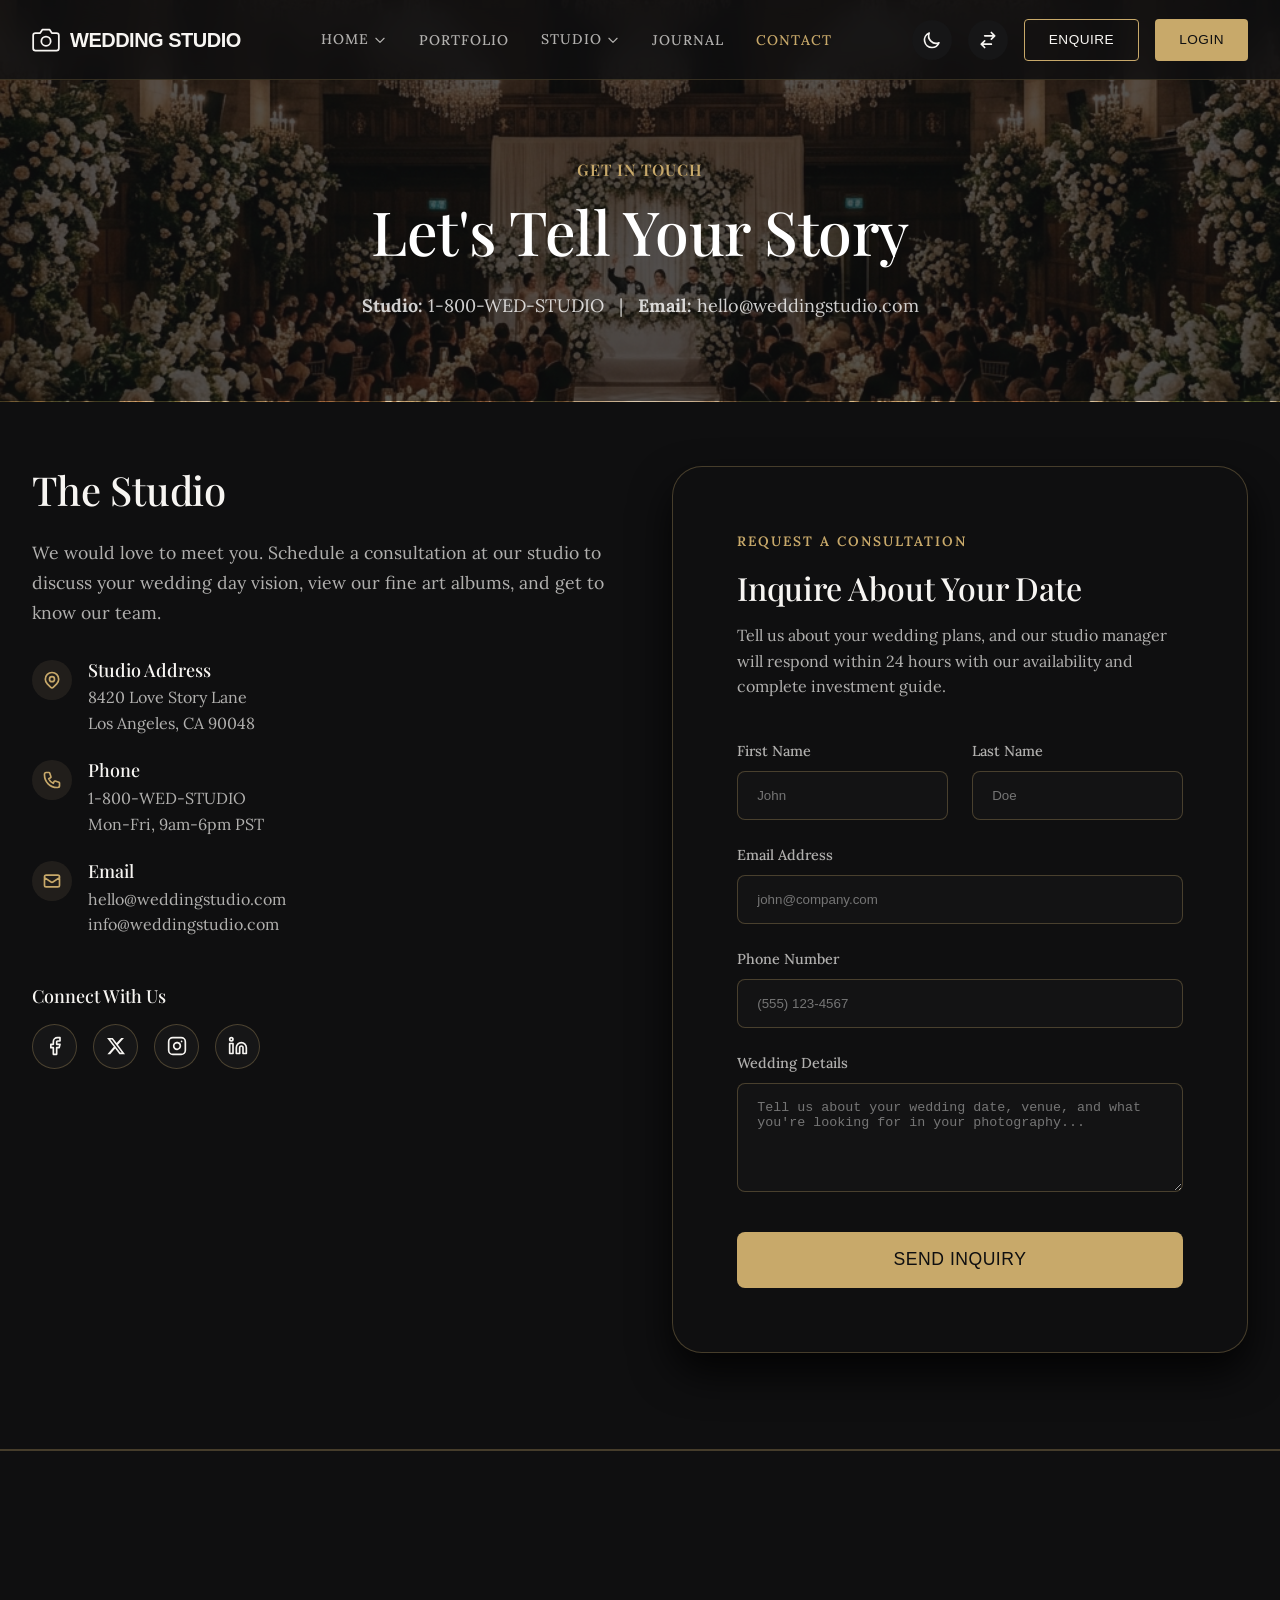
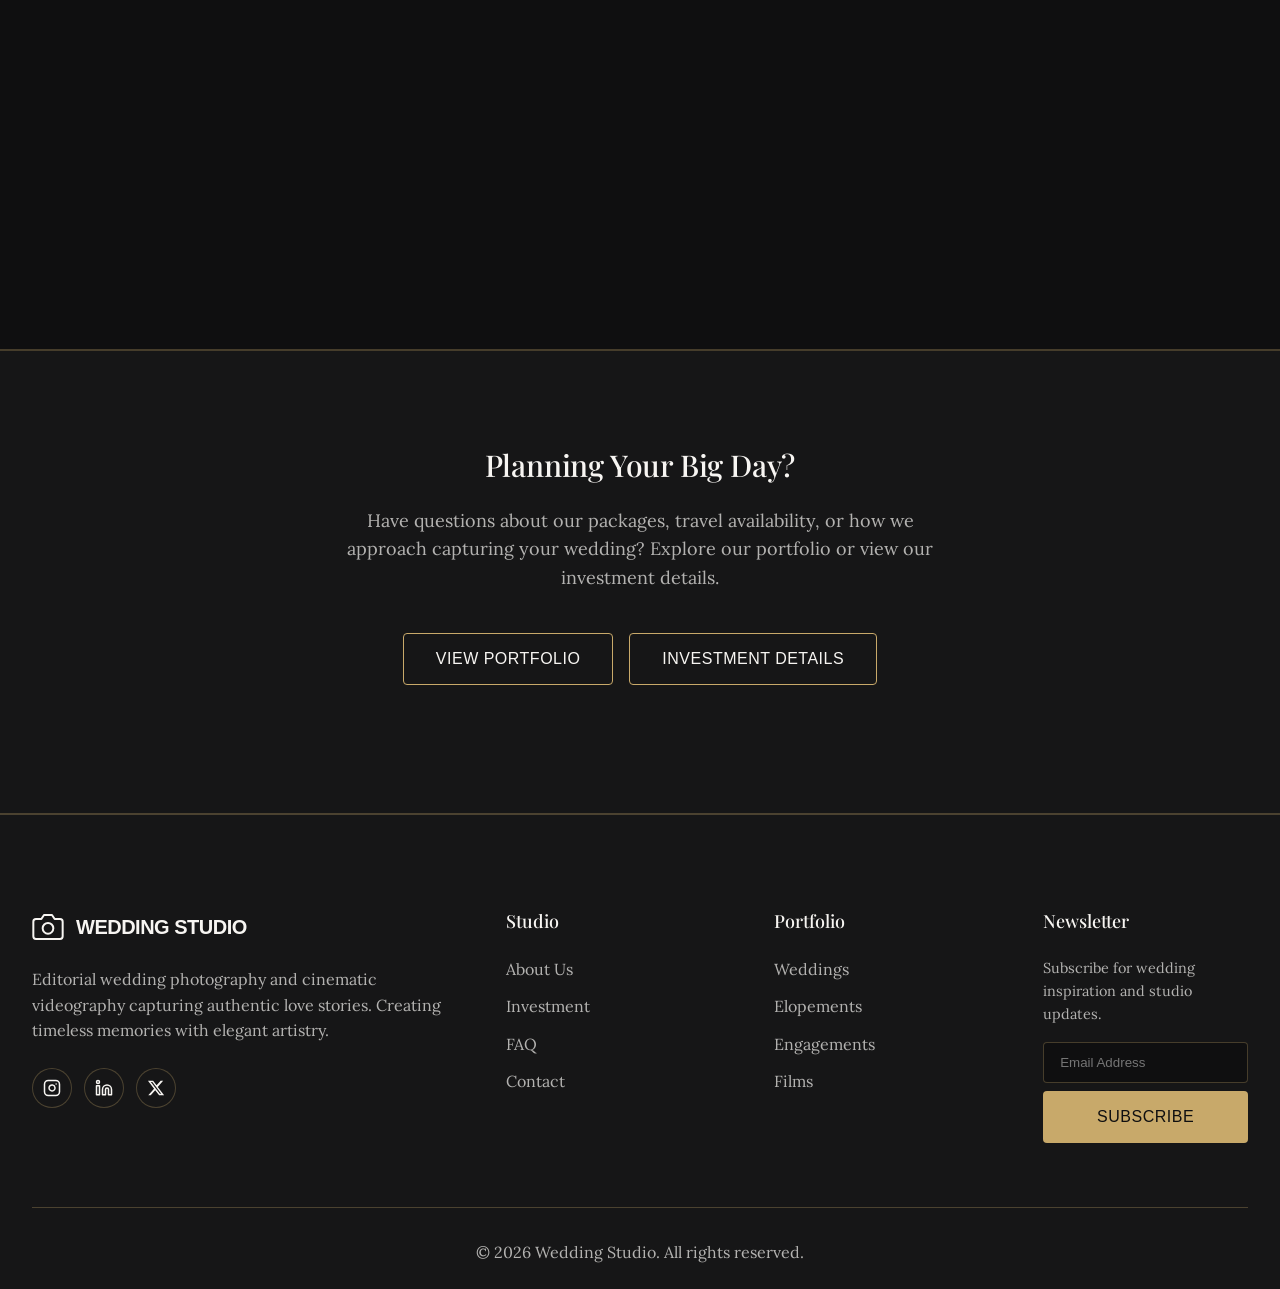
<file: contact.html>
<!DOCTYPE html>
<html lang="en" dir="ltr">
<head>
    <meta charset="UTF-8">
    <meta name="viewport" content="width=device-width, initial-scale=1.0">
    <title>Contact Us | Wedding Studio</title>
    <link href="https://fonts.googleapis.com/css2?family=Lora:ital,wght@0,400;0,500;0,600;1,400&family=Playfair+Display:wght@400;500;600;700&display=swap" rel="stylesheet">
    <link rel="stylesheet" href="assets/css/style.css">
    <link rel="stylesheet" href="assets/css/dark-mode.css">
    <link rel="stylesheet" href="assets/css/rtl.css">
    <link rel="icon" type="image/svg+xml" href="assets/images/brand-logo.svg">
</head>
<body>
    <!-- Navbar -->
    <nav class="navbar">
        <div class="container flex-between">
            <a href="index.html" class="brand" style="display: flex; align-items: center;">
                <svg width="28" height="28" viewBox="0 0 24 24" fill="none" stroke="currentColor" stroke-width="1.5" stroke-linecap="round" stroke-linejoin="round" style="margin-right: 10px;">
                    <path d="M23 19a2 2 0 0 1-2 2H3a2 2 0 0 1-2-2V8a2 2 0 0 1 2-2h4l2-3h6l2 3h4a2 2 0 0 1 2 2z"></path>
                            <circle cx="12" cy="13" r="4"></circle>
                </svg>
                Wedding Studio
            </a>
                        <ul class="nav-links">
                <li class="nav-dropdown">
                    <a href="index.html" class="nav-link">Home <svg width="14" height="14" fill="none" stroke="currentColor" viewBox="0 0 24 24" style="margin-left: 4px; margin-top: 2px;"><path stroke-linecap="round" stroke-linejoin="round" stroke-width="2" d="M19 9l-7 7-7-7"></path></svg></a>
                    <div class="dropdown-content">
                        <a href="index.html">Classic Style</a>
                        <a href="home-2.html">Editorial Style</a>
                    </div>
                </li>
                <li><a href="portfolio.html" class="nav-link">Portfolio</a></li>
                <li class="nav-dropdown">
                    <a href="about.html" class="nav-link">Studio <svg width="14" height="14" fill="none" stroke="currentColor" viewBox="0 0 24 24" style="margin-left: 4px; margin-top: 2px;"><path stroke-linecap="round" stroke-linejoin="round" stroke-width="2" d="M19 9l-7 7-7-7"></path></svg></a>
                    <div class="dropdown-content">
                        <a href="about.html">About Us</a>
                        <a href="services.html">Services</a>
                        <a href="pricing.html">Pricing</a>
                    </div>
                </li>
                <li><a href="journal.html" class="nav-link">Journal</a></li>
                <li><a href="contact.html" class="nav-link active">Contact</a></li>
            </ul>
            <div class="nav-actions">
                <button id="openEnquireModal" class="btn btn-secondary" style="padding: 0 1.5rem; height: 42px; font-size: 0.85rem;">Enquire</button>
                <a href="login.html" class="btn btn-primary" style="padding: 0 1.5rem; height: 42px; font-size: 0.85rem;">Login</a>
                <button id="darkModeToggle" class="icon-btn" aria-label="Toggle Dark Mode">
                    <svg width="20" height="20" fill="none" stroke="currentColor" viewBox="0 0 24 24" xmlns="http://www.w3.org/2000/svg"><path stroke-linecap="round" stroke-linejoin="round" stroke-width="2" d="M20.354 15.354A9 9 0 018.646 3.646 9.003 9.003 0 0012 21a9.003 9.003 0 008.354-5.646z"></path></svg>
                </button>
                <button id="rtlToggle" class="icon-btn" aria-label="Toggle RTL">
                    <svg width="20" height="20" fill="none" stroke="currentColor" viewBox="0 0 24 24" xmlns="http://www.w3.org/2000/svg"><path stroke-linecap="round" stroke-linejoin="round" stroke-width="2" d="M8 7h12m0 0l-4-4m4 4l-4 4m0 6H4m0 0l4 4m-4-4l4-4"></path></svg>
                </button>
                <button class="mobile-menu-btn icon-btn" aria-label="Menu">
                    <svg width="24" height="24" fill="none" stroke="currentColor" viewBox="0 0 24 24" xmlns="http://www.w3.org/2000/svg"><path stroke-linecap="round" stroke-linejoin="round" stroke-width="2" d="M4 6h16M4 12h16M4 18h16"></path></svg>
                </button>
            </div>
        </div>
    </nav>

    <!-- Section 1: Hero & Direct Contact -->
    <section class="section section-bg" style="position: relative; padding-top: 160px; padding-bottom: 80px; text-align: center; background-image: url('assets/images/wedding_ceremony.png'); background-size: cover; background-position: center; z-index: 1;">
        <div style="position: absolute; top: 0; left: 0; width: 100%; height: 100%; background: rgba(15, 15, 16, 0.7); z-index: -1;"></div>
        <div class="container reveal">
            <h6 style="color: var(--accent-primary); margin-bottom: 1rem;">Get In Touch</h6>
            <h1 class="hero-title" style="color: #ffffff;">Let's Tell Your Story</h1>
            <p class="hero-subtitle" style="max-width: 600px; margin: 0 auto; color: rgba(255,255,255,0.8);"><strong>Studio:</strong> 1-800-WED-STUDIO &nbsp; | &nbsp; <strong>Email:</strong> hello@weddingstudio.com</p>
        </div>
    </section>

    <!-- Section 2: Contact Split Layout -->
    <section class="section" style="padding-top: 4rem;">
        <div class="container reveal">
            <div class="grid grid-2" style="gap: 4rem; align-items: start;">
                
                <!-- Left: Details, Map, Socials -->
                <div class="showroom-content" style="display: flex; flex-direction: column; gap: 3rem;">
                    <div>
                        <h2 style="font-size: 2.5rem; color: var(--text-primary); margin-bottom: 1.5rem;">The Studio</h2>
                        <p style="color: var(--text-secondary); font-size: 1.1rem; line-height: 1.7; margin-bottom: 2rem;">We would love to meet you. Schedule a consultation at our studio to discuss your wedding day vision, view our fine art albums, and get to know our team.</p>
                        
                        <div style="display: flex; flex-direction: column; gap: 1.5rem;">
                            <div class="contact-item" style="display: flex; align-items: flex-start; gap: 1rem;">
                                <div style="width: 40px; height: 40px; background: rgba(197, 168, 128, 0.1); border-radius: 50%; display: flex; align-items: center; justify-content: center; color: var(--accent-premium); flex-shrink: 0;">
                                    <svg width="20" height="20" fill="none" stroke="currentColor" stroke-width="2" viewBox="0 0 24 24"><path stroke-linecap="round" stroke-linejoin="round" d="M17.657 16.657L13.414 20.9a1.998 1.998 0 01-2.827 0l-4.244-4.243a8 8 0 1111.314 0z"></path><path stroke-linecap="round" stroke-linejoin="round" d="M15 11a3 3 0 11-6 0 3 3 0 016 0z"></path></svg>
                                </div>
                                <div>
                                    <h5 style="color: var(--text-primary); margin-bottom: 0.25rem;">Studio Address</h5>
                                    <p style="color: var(--text-secondary); margin-bottom: 0;">8420 Love Story Lane<br>Los Angeles, CA 90048</p>
                                </div>
                            </div>
                            <div class="contact-item" style="display: flex; align-items: flex-start; gap: 1rem;">
                                <div style="width: 40px; height: 40px; background: rgba(197, 168, 128, 0.1); border-radius: 50%; display: flex; align-items: center; justify-content: center; color: var(--accent-premium); flex-shrink: 0;">
                                    <svg width="20" height="20" fill="none" stroke="currentColor" stroke-width="2" viewBox="0 0 24 24"><path stroke-linecap="round" stroke-linejoin="round" d="M3 5a2 2 0 012-2h3.28a1 1 0 01.948.684l1.498 4.493a1 1 0 01-.502 1.21l-2.257 1.13a11.042 11.042 0 005.516 5.516l1.13-2.257a1 1 0 011.21-.502l4.493 1.498a1 1 0 01.684.949V19a2 2 0 01-2 2h-1C9.716 21 3 14.284 3 6V5z"></path></svg>
                                </div>
                                <div>
                                    <h5 style="color: var(--text-primary); margin-bottom: 0.25rem;">Phone</h5>
                                    <p style="color: var(--text-secondary); margin-bottom: 0;">1-800-WED-STUDIO<br>Mon-Fri, 9am-6pm PST</p>
                                </div>
                            </div>
                            <div class="contact-item" style="display: flex; align-items: flex-start; gap: 1rem;">
                                <div style="width: 40px; height: 40px; background: rgba(197, 168, 128, 0.1); border-radius: 50%; display: flex; align-items: center; justify-content: center; color: var(--accent-premium); flex-shrink: 0;">
                                    <svg width="20" height="20" fill="none" stroke="currentColor" stroke-width="2" viewBox="0 0 24 24"><path stroke-linecap="round" stroke-linejoin="round" d="M3 8l7.89 5.26a2 2 0 002.22 0L21 8M5 19h14a2 2 0 002-2V7a2 2 0 00-2-2H5a2 2 0 00-2 2v10a2 2 0 002 2z"></path></svg>
                                </div>
                                <div>
                                    <h5 style="color: var(--text-primary); margin-bottom: 0.25rem;">Email</h5>
                                    <p style="color: var(--text-secondary); margin-bottom: 0;">hello@weddingstudio.com<br>info@weddingstudio.com</p>
                                </div>
                            </div>
                        </div>
                    </div>

                    <!-- Social Links -->
                    <div>
                        <h5 style="color: var(--text-primary); margin-bottom: 1rem;">Connect With Us</h5>
                        <div class="social-links" style="display: flex; gap: 1rem;">
                            <a href="#" class="social-icon-box" aria-label="Facebook">
                                <svg width="20" height="20" fill="none" stroke="currentColor" stroke-width="2" stroke-linecap="round" stroke-linejoin="round" viewBox="0 0 24 24"><path d="M18 2h-3a5 5 0 00-5 5v3H7v4h3v8h4v-8h3l1-4h-4V7a1 1 0 011-1h3z"></path></svg>
                            </a>
                            <a href="#" class="social-icon-box" aria-label="X (formerly Twitter)">
                                <svg width="20" height="20" viewBox="0 0 24 24" fill="currentColor" stroke="none"><path d="M18.244 2.25h3.308l-7.227 8.26 8.502 11.24H16.17l-5.214-6.817L4.99 21.75H1.68l7.73-8.835L1.254 2.25H8.08l4.713 6.231zm-1.161 17.52h1.833L7.084 4.126H5.117z"/></svg>
                            </a>
                            <a href="#" class="social-icon-box" aria-label="Instagram">
                                <svg width="20" height="20" fill="none" stroke="currentColor" stroke-width="2" stroke-linecap="round" stroke-linejoin="round" viewBox="0 0 24 24"><rect x="2" y="2" width="20" height="20" rx="5" ry="5"></rect><path d="M16 11.37A4 4 0 1112.63 8 4 4 0 0116 11.37z"></path><line x1="17.5" y1="6.5" x2="17.51" y2="6.5"></line></svg>
                            </a>
                            <a href="#" class="social-icon-box" aria-label="LinkedIn">
                                <svg width="20" height="20" fill="none" stroke="currentColor" stroke-width="2" stroke-linecap="round" stroke-linejoin="round" viewBox="0 0 24 24"><path d="M16 8a6 6 0 016 6v7h-4v-7a2 2 0 00-2-2 2 2 0 00-2 2v7h-4v-7a6 6 0 016-6z"></path><rect x="2" y="9" width="4" height="12"></rect><circle cx="4" cy="4" r="2"></circle></svg>
                            </a>
                        </div>
                    </div>
                </div>


                <!-- Right: Contact Form -->
                <div style="background: var(--bg-card); padding: clamp(1.5rem, 5vw, 4rem); border-radius: 30px; border: 1px solid var(--border-color); box-shadow: var(--shadow-hover); position: sticky; top: 120px;">
                    <div class="contact-form-header">
                        <span class="eyebrow" style="color: var(--accent-premium); letter-spacing: 2px; text-transform: uppercase; font-weight: 600; font-size: 0.85rem; margin-bottom: 1rem; display: block;">Request a Consultation</span>
                        <h2 style="margin-bottom: 1rem; font-size: 2rem;">Inquire About Your Date</h2>
                        <p style="color: var(--text-secondary); margin-bottom: 2.5rem; line-height: 1.6;">Tell us about your wedding plans, and our studio manager will respond within 24 hours with our availability and complete investment guide.</p>
                    </div>
                    
                    <form>
                        <div class="grid grid-2" style="gap: 1.5rem; margin-bottom: 1.5rem;">
                            <div>
                                <label style="display: block; margin-bottom: 0.5rem; font-weight: 500; font-size: 0.9rem; color: var(--text-secondary);">First Name</label>
                                <input type="text" placeholder="John" style="width: 100%; padding: 1rem 1.2rem; border: 1px solid var(--border-color); border-radius: 8px; background: rgba(255,255,255,0.02); color: var(--text-primary); outline: none; transition: 0.3s;" onfocus="this.style.borderColor='var(--accent-premium)'" onblur="this.style.borderColor='var(--border-color)'">
                            </div>
                            <div>
                                <label style="display: block; margin-bottom: 0.5rem; font-weight: 500; font-size: 0.9rem; color: var(--text-secondary);">Last Name</label>
                                <input type="text" placeholder="Doe" style="width: 100%; padding: 1rem 1.2rem; border: 1px solid var(--border-color); border-radius: 8px; background: rgba(255,255,255,0.02); color: var(--text-primary); outline: none; transition: 0.3s;" onfocus="this.style.borderColor='var(--accent-premium)'" onblur="this.style.borderColor='var(--border-color)'">
                            </div>
                        </div>
                        <div style="margin-bottom: 1.5rem;">
                            <label style="display: block; margin-bottom: 0.5rem; font-weight: 500; font-size: 0.9rem; color: var(--text-secondary);">Email Address</label>
                            <input type="email" placeholder="john@company.com" style="width: 100%; padding: 1rem 1.2rem; border: 1px solid var(--border-color); border-radius: 8px; background: rgba(255,255,255,0.02); color: var(--text-primary); outline: none; transition: 0.3s;" onfocus="this.style.borderColor='var(--accent-premium)'" onblur="this.style.borderColor='var(--border-color)'">
                        </div>
                        <div style="margin-bottom: 1.5rem;">
                            <label style="display: block; margin-bottom: 0.5rem; font-weight: 500; font-size: 0.9rem; color: var(--text-secondary);">Phone Number</label>
                            <input type="tel" placeholder="(555) 123-4567" style="width: 100%; padding: 1rem 1.2rem; border: 1px solid var(--border-color); border-radius: 8px; background: rgba(255,255,255,0.02); color: var(--text-primary); outline: none; transition: 0.3s;" onfocus="this.style.borderColor='var(--accent-premium)'" onblur="this.style.borderColor='var(--border-color)'">
                        </div>
                        <div style="margin-bottom: 2rem;">
                            <label style="display: block; margin-bottom: 0.5rem; font-weight: 500; font-size: 0.9rem; color: var(--text-secondary);">Wedding Details</label>
                            <textarea rows="5" placeholder="Tell us about your wedding date, venue, and what you're looking for in your photography..." style="width: 100%; padding: 1rem 1.2rem; border: 1px solid var(--border-color); border-radius: 8px; background: rgba(255,255,255,0.02); color: var(--text-primary); resize: vertical; outline: none; transition: 0.3s;" onfocus="this.style.borderColor='var(--accent-premium)'" onblur="this.style.borderColor='var(--border-color)'"></textarea>
                        </div>
                        <button type="submit" class="btn btn-primary" style="width: 100%; height: auto; min-height: 56px; padding: 1rem; justify-content: center; font-size: 1.1rem; border-radius: 8px;">Send Inquiry</button>
                    </form>
                </div>
                
            </div>
        </div>
    </section>

    <!-- Section 3: Full Width Map -->
    <section style="margin-bottom: 0;">
        <div style="width: 100%; height: 500px; border-top: 1px solid var(--border-color); border-bottom: 1px solid var(--border-color); overflow: hidden;">
            <iframe src="https://www.google.com/maps/embed?pb=!1m18!1m12!1m3!1d3304.763462948602!2d-118.37549748478413!3d34.07559128060012!2m3!1f0!2f0!3f0!3m2!1i1024!2i768!4f13.1!3m3!1m2!1s0x80c2b936d5b060cb%3A0x4a9d702d0b5e3f01!2sWest%20Hollywood%2C%20CA!5e0!3m2!1sen!2sus!4v1680123456789!5m2!1sen!2sus" width="100%" height="100%" style="border:0;" allowfullscreen="" loading="lazy" referrerpolicy="no-referrer-when-downgrade"></iframe>
        </div>
    </section>
    <!-- Section 4: General FAQ Support -->
    <section class="section section-bg text-center">
        <div class="container reveal">
            <h2 style="margin-bottom: 1.5rem;">Planning Your Big Day?</h2>
            <p class="text-large" style="max-width: 600px; margin: 0 auto 2.5rem;">Have questions about our packages, travel availability, or how we approach capturing your wedding? Explore our portfolio or view our investment details.</p>
            <div class="flex-center" style="gap: 1rem; flex-wrap: wrap; padding-bottom: 2rem;">
                <a href="portfolio.html" class="btn btn-secondary">View Portfolio</a>
                <a href="pricing.html" class="btn btn-secondary">Investment Details</a>
            </div>
        </div>
    </section>

    <!-- Footer -->
    <footer class="footer">
        <div class="container">
            <div class="footer-grid">
                <div>
                    <a href="index.html" class="footer-brand" style="display: flex; align-items: center;">
                        <svg width="32" height="32" viewBox="0 0 24 24" fill="none" stroke="currentColor" stroke-width="1.5" stroke-linecap="round" stroke-linejoin="round" style="margin-right: 12px;">
                            <path d="M23 19a2 2 0 0 1-2 2H3a2 2 0 0 1-2-2V8a2 2 0 0 1 2-2h4l2-3h6l2 3h4a2 2 0 0 1 2 2z"></path>
                            <circle cx="12" cy="13" r="4"></circle>
                        </svg>
                        Wedding Studio
                    </a>
                    <p>Editorial wedding photography and cinematic videography capturing authentic love stories. Creating timeless memories with elegant artistry.</p>
                    <div class="footer-socials" style="margin-top: 1.5rem; display: flex; gap: 0.75rem;">
                        <a href="#" class="social-icon" aria-label="Instagram">
                            <svg width="18" height="18" fill="none" stroke="currentColor" stroke-width="2" stroke-linecap="round" stroke-linejoin="round" viewBox="0 0 24 24"><rect x="2" y="2" width="20" height="20" rx="5" ry="5"></rect><path d="M16 11.37A4 4 0 1112.63 8 4 4 0 0116 11.37z"></path><line x1="17.5" y1="6.5" x2="17.51" y2="6.5"></line></svg>
                        </a>
                        <a href="#" class="social-icon" aria-label="LinkedIn">
                            <svg width="18" height="18" fill="none" stroke="currentColor" stroke-width="2" stroke-linecap="round" stroke-linejoin="round" viewBox="0 0 24 24"><path d="M16 8a6 6 0 016 6v7h-4v-7a2 2 0 00-2-2 2 2 0 00-2 2v7h-4v-7a6 6 0 016-6z"></path><rect x="2" y="9" width="4" height="12"></rect><circle cx="4" cy="4" r="2"></circle></svg>
                        </a>
                        <a href="#" class="social-icon" aria-label="X (formerly Twitter)">
                            <svg width="18" height="18" viewBox="0 0 24 24" fill="currentColor" stroke="none"><path d="M18.244 2.25h3.308l-7.227 8.26 8.502 11.24H16.17l-5.214-6.817L4.99 21.75H1.68l7.73-8.835L1.254 2.25H8.08l4.713 6.231zm-1.161 17.52h1.833L7.084 4.126H5.117z"/></svg>
                        </a>
                    </div>
                </div>
                <div>
                    <h5 class="footer-title">Studio</h5>
                    <ul class="footer-links">
                        <li><a href="about.html">About Us</a></li>
                        <li><a href="pricing.html">Investment</a></li>
                        <li><a href="#">FAQ</a></li>
                        <li><a href="contact.html">Contact</a></li>
                    </ul>
                </div>
                <div>
                    <h5 class="footer-title">Portfolio</h5>
                    <ul class="footer-links">
                        <li><a href="portfolio.html">Weddings</a></li>
                        <li><a href="portfolio.html">Elopements</a></li>
                        <li><a href="portfolio.html">Engagements</a></li>
                        <li><a href="portfolio.html">Films</a></li>
                    </ul>
                </div>
                <div>
                    <h5 class="footer-title">Newsletter</h5>
                    <p style="margin-bottom: 1rem; color: var(--text-secondary); font-size: 0.9rem;">Subscribe for wedding inspiration and studio updates.</p>
                    <form class="newsletter-form" style="display: flex; gap: 0.5rem; flex-direction: column;">
                        <input type="email" placeholder="Email Address" required style="padding: 0.75rem 1rem; border-radius: 4px; border: 1px solid var(--border-color); background: var(--bg-primary); color: var(--text-primary); width: 100%; outline: none; transition: 0.3s;">
                        <button type="submit" class="btn btn-primary" style="padding: 0.75rem 1rem; width: 100%; justify-content: center;">Subscribe</button>
                    </form>
                </div>
            </div>
            <div class="footer-bottom">
                <p>&copy; 2026 Wedding Studio. All rights reserved.</p>
            </div>
        </div>
    </footer>

    <!-- Back to Top -->
    <button id="backToTop" class="back-to-top" aria-label="Back to Top">
        <svg width="24" height="24" fill="none" stroke="currentColor" viewBox="0 0 24 24" xmlns="http://www.w3.org/2000/svg"><path stroke-linecap="round" stroke-linejoin="round" stroke-width="2" d="M5 15l7-7 7 7"></path></svg>
    </button>
    <script src="assets/js/main.js"></script>

    <!-- Enquiry Modal HTML -->
    <div class="modal-overlay" id="enquireOverlay">
        <div class="enquire-modal">
            <button class="close-modal" id="closeEnquireModal">
                <svg width="24" height="24" fill="none" stroke="currentColor" viewBox="0 0 24 24"><path stroke-linecap="round" stroke-linejoin="round" stroke-width="2" d="M6 18L18 6M6 6l12 12"></path></svg>
            </button>
            <div class="step-indicator">
                <div class="step-dot active" id="dot1"></div>
                <div class="step-dot" id="dot2"></div>
                <div class="step-dot" id="dot3"></div>
            </div>
            
            <form id="enquireForm">
                <!-- Step 1 -->
                <div class="form-step active" id="step1">
                    <h2 style="margin-bottom: 1.5rem; font-size: 1.8rem; text-align: center;">Let's Get Started</h2>
                    <div class="enquire-form-group">
                        <label>Your Name</label>
                        <input type="text" placeholder="John Doe" required>
                    </div>
                    <div class="enquire-form-group">
                        <label>Email Address</label>
                        <input type="email" placeholder="john@example.com" required>
                    </div>
                    <div class="enquire-form-group">
                        <label>Phone Number</label>
                        <input type="tel" placeholder="(555) 123-4567" required>
                    </div>
                    <div class="modal-actions" style="justify-content: flex-end;">
                        <button type="button" class="btn btn-primary" onclick="nextStep(2)">Next Step</button>
                    </div>
                </div>

                <!-- Step 2 -->
                <div class="form-step" id="step2">
                    <h2 style="margin-bottom: 1.5rem; font-size: 1.8rem; text-align: center;">Wedding Details</h2>
                    <div class="enquire-form-group">
                        <label>Photography Style</label>
                        <select required>
                            <option value="">Select a style</option>
                            <option value="editorial">Editorial</option>
                            <option value="cinematic">Cinematic</option>
                            <option value="classic">Classic</option>
                        </select>
                    </div>
                    <div class="enquire-form-group">
                        <label>Estimated Guest Count</label>
                        <select required>
                            <option value="">Select range</option>
                            <option value="elopement">Under 20 (Elopement)</option>
                            <option value="small">20 - 75</option>
                            <option value="medium">75 - 150</option>
                            <option value="large">150+</option>
                        </select>
                    </div>
                    <div class="modal-actions">
                        <button type="button" class="btn btn-secondary" onclick="prevStep(1)">Back</button>
                        <button type="button" class="btn btn-primary" onclick="nextStep(3)">Next Step</button>
                    </div>
                </div>

                <!-- Step 3 -->
                <div class="form-step" id="step3">
                    <h2 style="margin-bottom: 1.5rem; font-size: 1.8rem; text-align: center;">Date & Venue</h2>
                    <div class="enquire-form-group">
                        <label>Wedding Date</label>
                        <input type="date" required>
                    </div>
                    <div class="enquire-form-group">
                        <label>Venue (or City)</label>
                        <input type="text" placeholder="e.g. Tuscany, Italy" required>
                    </div>
                    <div class="modal-actions">
                        <button type="button" class="btn btn-secondary" onclick="prevStep(2)">Back</button>
                        <button type="submit" class="btn btn-primary">Check Availability</button>
                    </div>
                </div>

                <!-- Step 4 (Success) -->
                <div class="form-step" id="step4" style="text-align: center; padding: 2rem 0;">
                    <svg width="64" height="64" fill="none" stroke="var(--accent-primary)" viewBox="0 0 24 24" style="margin: 0 auto 1.5rem;"><path stroke-linecap="round" stroke-linejoin="round" stroke-width="1.5" d="M9 12l2 2 4-4m6 2a9 9 0 11-18 0 9 9 0 0118 0z"></path></svg>
                    <h2 style="margin-bottom: 1rem; font-size: 1.8rem;">Request Received!</h2>
                    <p style="color: var(--text-secondary); line-height: 1.6;">Thank you for your enquiry. Our studio manager will get back to you within 24 hours regarding your date.</p>
                </div>
            </form>
        </div>
    </div>

    <!-- Modal JS -->
    <script>
        const openBtn = document.getElementById('openEnquireModal');
        const overlay = document.getElementById('enquireOverlay');
        const closeBtn = document.getElementById('closeEnquireModal');
        
        if(openBtn) openBtn.addEventListener('click', (e) => { e.preventDefault(); overlay.classList.add('active'); document.body.style.overflow = 'hidden'; });
        if(closeBtn) closeBtn.addEventListener('click', () => { overlay.classList.remove('active'); document.body.style.overflow = 'auto'; });
        if(overlay) overlay.addEventListener('click', (e) => { if(e.target === overlay) { overlay.classList.remove('active'); document.body.style.overflow = 'auto'; }});

        function nextStep(step) {
            document.querySelectorAll('.form-step').forEach(s => s.classList.remove('active'));
            document.getElementById('step' + step).classList.add('active');
            updateDots(step);
        }

        function prevStep(step) {
            document.querySelectorAll('.form-step').forEach(s => s.classList.remove('active'));
            document.getElementById('step' + step).classList.add('active');
            updateDots(step);
        }

        function updateDots(step) {
            document.querySelectorAll('.step-dot').forEach((dot, index) => {
                if(index < step) dot.classList.add('active');
                else dot.classList.remove('active');
            });
            if(step === 4) document.querySelector('.step-indicator').style.display = 'none';
        }

        document.getElementById('enquireForm')?.addEventListener('submit', function(e) {
            e.preventDefault();
            nextStep(4);
        });
    </script>
</body>
</html>
</file>
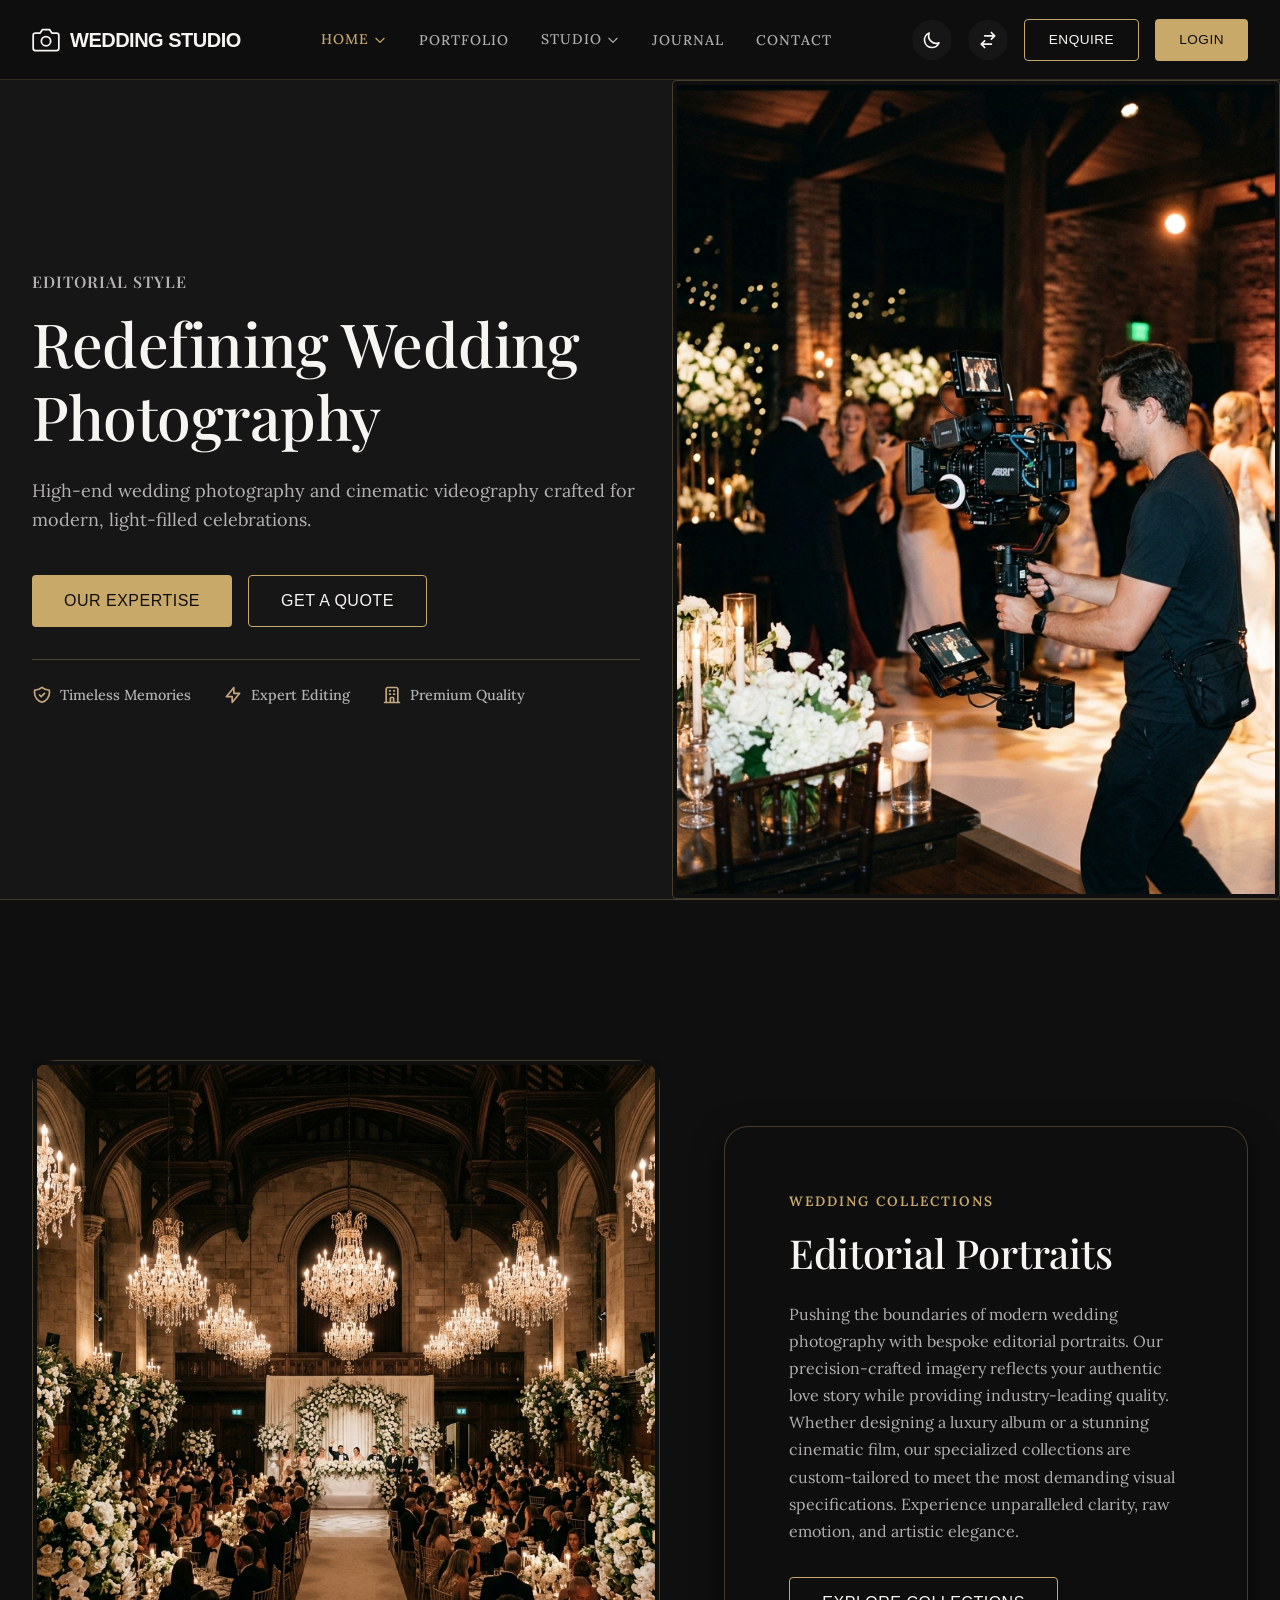
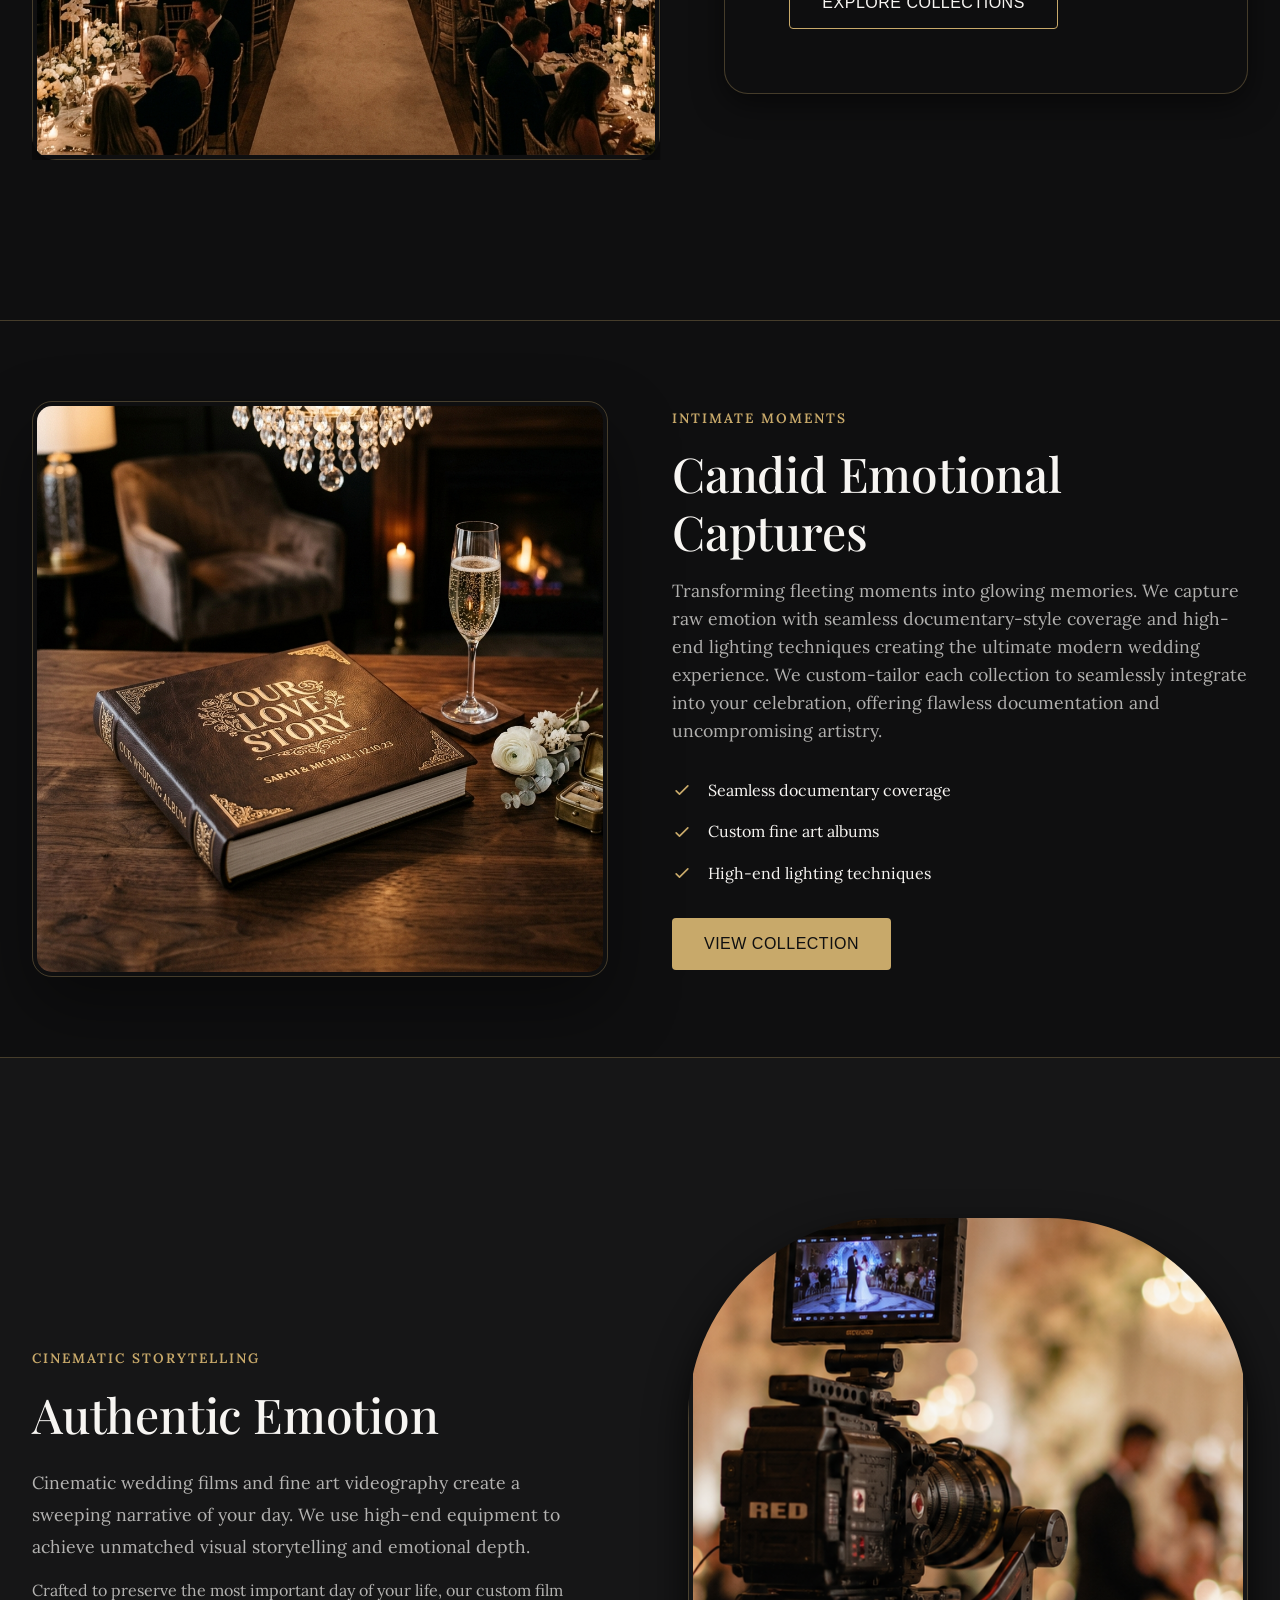
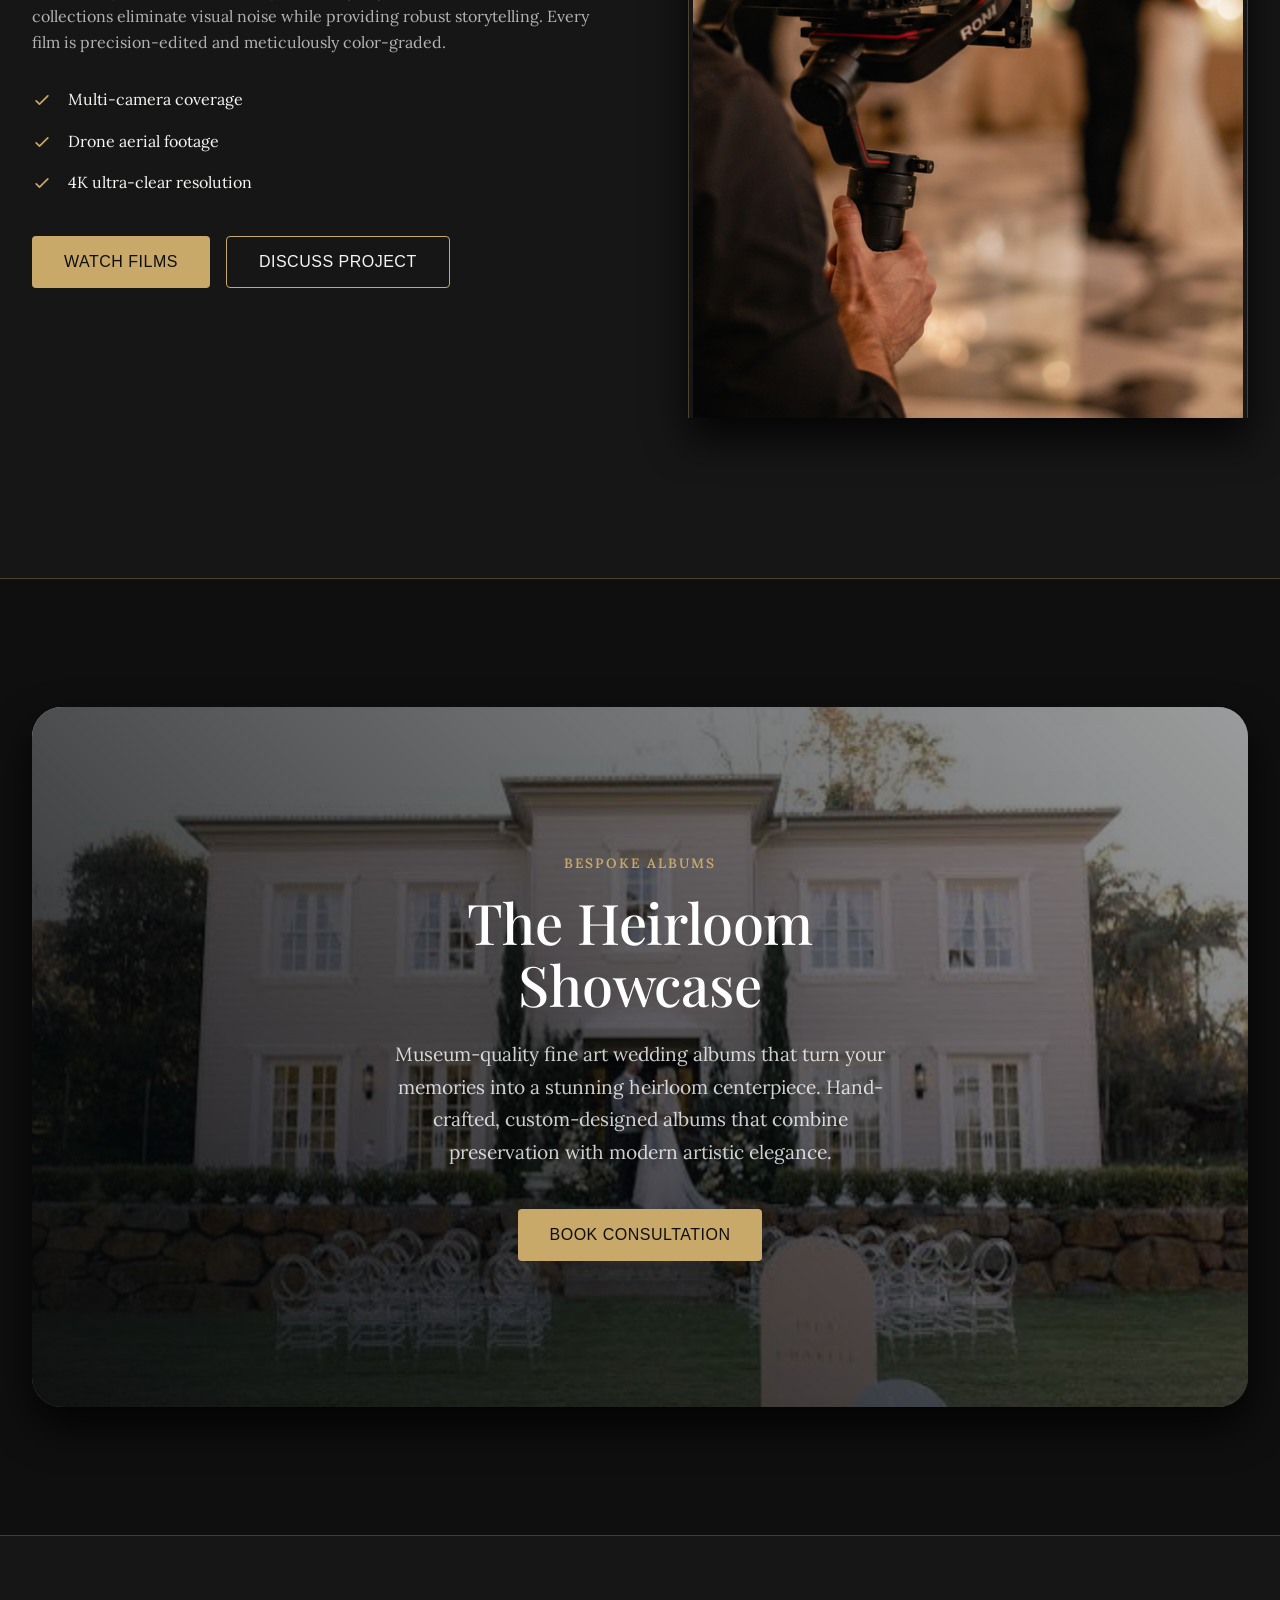
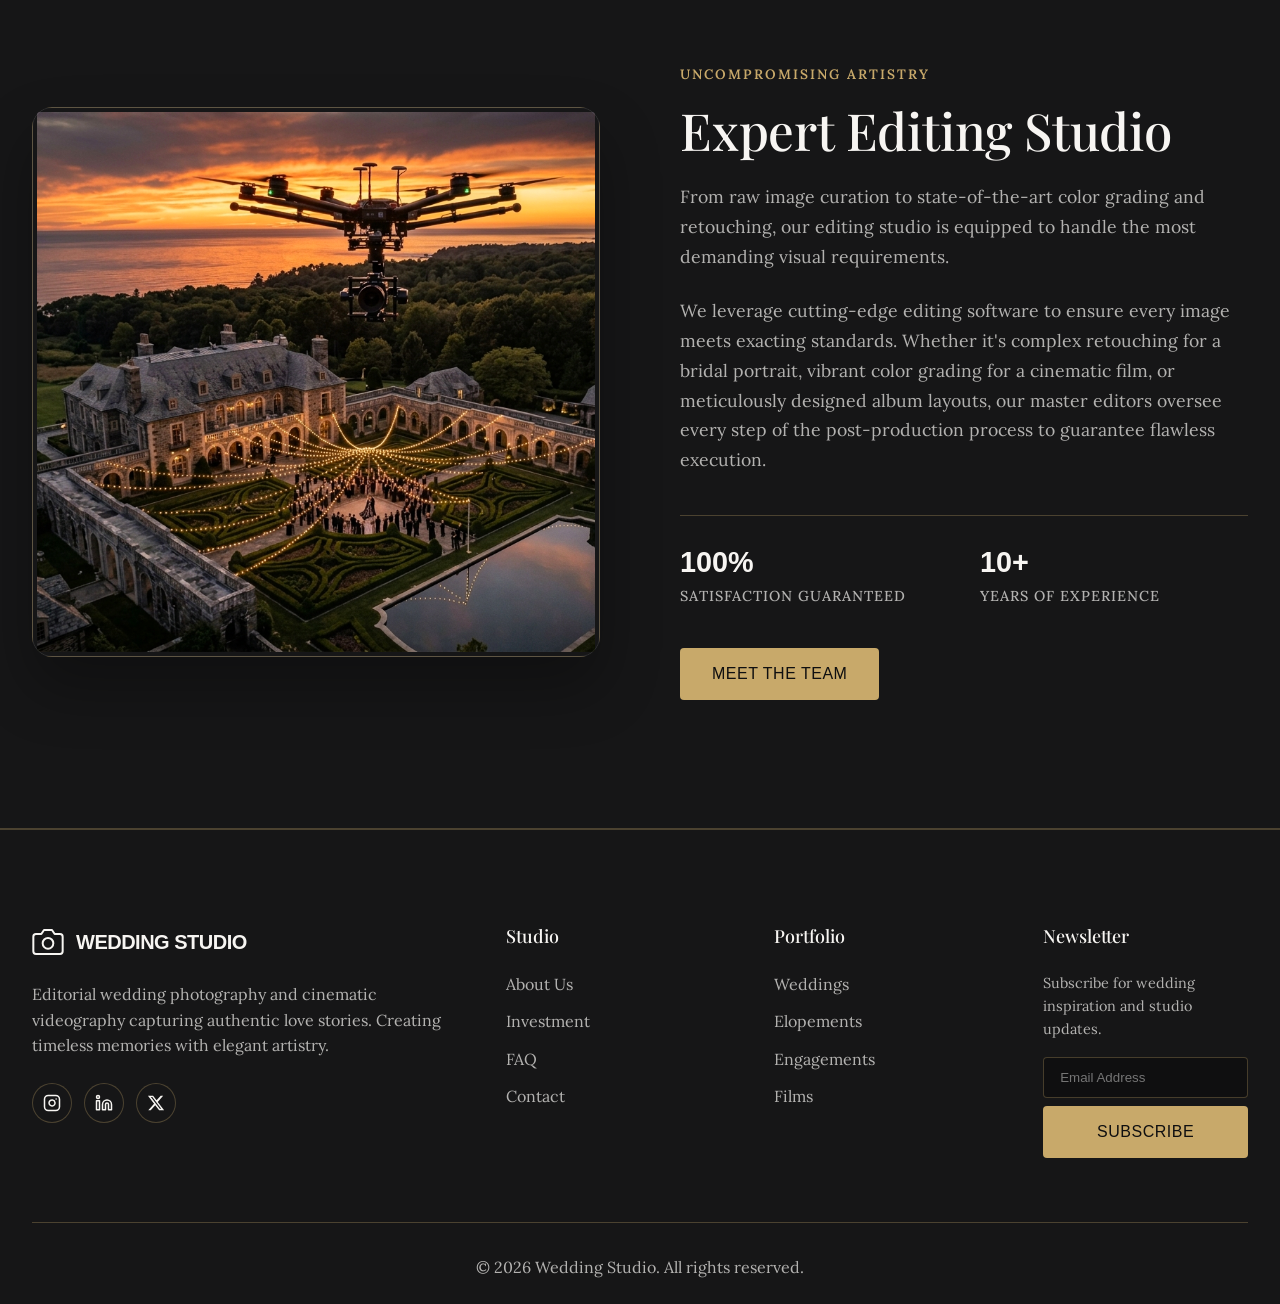
<file: home-2.html>
<!DOCTYPE html>
<html lang="en" dir="ltr">
<head>
    <meta charset="UTF-8">
    <meta name="viewport" content="width=device-width, initial-scale=1.0">
    <title>Home Alternative | Wedding Studio</title>
    <meta name="description" content="Editorial wedding photography, cinematic films, and luxury fine art albums.">
    
    <!-- Fonts -->
    <link rel="preconnect" href="https://fonts.googleapis.com">
    <link rel="preconnect" href="https://fonts.gstatic.com" crossorigin>
    <link href="https://fonts.googleapis.com/css2?family=Lora:ital,wght@0,400;0,500;0,600;1,400&family=Playfair+Display:wght@400;500;600;700&display=swap" rel="stylesheet">
    
    <!-- CSS -->
    <link rel="stylesheet" href="assets/css/style.css">
    <link rel="stylesheet" href="assets/css/dark-mode.css">
    <link rel="stylesheet" href="assets/css/rtl.css">
    <link rel="icon" type="image/svg+xml" href="assets/images/brand-logo.svg">
</head>
<body>
    <!-- Navbar -->
    <nav class="navbar">
        <div class="container flex-between">
            <a href="index.html" class="brand" style="display: flex; align-items: center;">
                <svg width="28" height="28" viewBox="0 0 24 24" fill="none" stroke="currentColor" stroke-width="1.5" stroke-linecap="round" stroke-linejoin="round" style="margin-right: 10px;">
                    <path d="M23 19a2 2 0 0 1-2 2H3a2 2 0 0 1-2-2V8a2 2 0 0 1 2-2h4l2-3h6l2 3h4a2 2 0 0 1 2 2z"></path>
                            <circle cx="12" cy="13" r="4"></circle>
                </svg>
                Wedding Studio
            </a>
            
                        <ul class="nav-links">
                <li class="nav-dropdown">
                    <a href="index.html" class="nav-link active">Home <svg width="14" height="14" fill="none" stroke="currentColor" viewBox="0 0 24 24" style="margin-left: 4px; margin-top: 2px;"><path stroke-linecap="round" stroke-linejoin="round" stroke-width="2" d="M19 9l-7 7-7-7"></path></svg></a>
                    <div class="dropdown-content">
                        <a href="index.html">Classic Style</a>
                        <a href="home-2.html" class="active">Editorial Style</a>
                    </div>
                </li>
                <li><a href="portfolio.html" class="nav-link">Portfolio</a></li>
                <li class="nav-dropdown">
                    <a href="about.html" class="nav-link">Studio <svg width="14" height="14" fill="none" stroke="currentColor" viewBox="0 0 24 24" style="margin-left: 4px; margin-top: 2px;"><path stroke-linecap="round" stroke-linejoin="round" stroke-width="2" d="M19 9l-7 7-7-7"></path></svg></a>
                    <div class="dropdown-content">
                        <a href="about.html">About Us</a>
                        <a href="services.html">Services</a>
                        <a href="pricing.html">Pricing</a>
                    </div>
                </li>
                <li><a href="journal.html" class="nav-link">Journal</a></li>
                <li><a href="contact.html" class="nav-link">Contact</a></li>
            </ul>
            
            <div class="nav-actions">
                <button id="openEnquireModal" class="btn btn-secondary" style="padding: 0 1.5rem; height: 42px; font-size: 0.85rem;">Enquire</button>
                <a href="login.html" class="btn btn-primary" style="padding: 0 1.5rem; height: 42px; font-size: 0.85rem;">Login</a>
                <button id="darkModeToggle" class="icon-btn" aria-label="Toggle Dark Mode">
                    <svg width="20" height="20" fill="none" stroke="currentColor" viewBox="0 0 24 24" xmlns="http://www.w3.org/2000/svg"><path stroke-linecap="round" stroke-linejoin="round" stroke-width="2" d="M20.354 15.354A9 9 0 018.646 3.646 9.003 9.003 0 0012 21a9.003 9.003 0 008.354-5.646z"></path></svg>
                </button>
                <button id="rtlToggle" class="icon-btn" aria-label="Toggle RTL">
                    <svg width="20" height="20" fill="none" stroke="currentColor" viewBox="0 0 24 24" xmlns="http://www.w3.org/2000/svg"><path stroke-linecap="round" stroke-linejoin="round" stroke-width="2" d="M8 7h12m0 0l-4-4m4 4l-4 4m0 6H4m0 0l4 4m-4-4l4-4"></path></svg>
                </button>
                <button class="mobile-menu-btn icon-btn" aria-label="Menu">
                    <svg width="24" height="24" fill="none" stroke="currentColor" viewBox="0 0 24 24" xmlns="http://www.w3.org/2000/svg"><path stroke-linecap="round" stroke-linejoin="round" stroke-width="2" d="M4 6h16M4 12h16M4 18h16"></path></svg>
                </button>
            </div>
        </div>
    </nav>

    <!-- Hero Split Section -->
    <section class="hero-split">
        <div class="hero-split-content">
            <div class="hero-content reveal">
                <h6 style="color: var(--text-secondary);">Editorial Style</h6>
                <h1 class="hero-title">Redefining Wedding Photography</h1>
                <p class="hero-subtitle">High-end wedding photography and cinematic videography crafted for modern, light-filled celebrations.</p>
                <div class="hero-buttons" style="margin-bottom: 2rem;">
                    <a href="services.html" class="btn btn-primary">Our Expertise</a>
                    <a href="contact.html" class="btn btn-secondary" >Get a Quote</a>
                </div>
                
                <div class="hero-features">
                    <div class="feature-item">
                        <svg width="20" height="20" fill="none" stroke="#C5A880" stroke-width="2" viewBox="0 0 24 24"><path stroke-linecap="round" stroke-linejoin="round" d="M9 12l2 2 4-4m5.618-4.016A11.955 11.955 0 0112 2.944a11.955 11.955 0 01-8.618 3.04A12.02 12.02 0 003 9c0 5.591 3.824 10.29 9 11.622 5.176-1.332 9-6.03 9-11.622 0-1.042-.133-2.052-.382-3.016z"></path></svg>
                        <span>Timeless Memories</span>
                    </div>
                    <div class="feature-item">
                        <svg width="20" height="20" fill="none" stroke="#C5A880" stroke-width="2" viewBox="0 0 24 24"><path stroke-linecap="round" stroke-linejoin="round" d="M13 10V3L4 14h7v7l9-11h-7z"></path></svg>
                        <span>Expert Editing</span>
                    </div>
                    <div class="feature-item">
                        <svg width="20" height="20" fill="none" stroke="#C5A880" stroke-width="2" viewBox="0 0 24 24"><path stroke-linecap="round" stroke-linejoin="round" d="M19 21V5a2 2 0 00-2-2H7a2 2 0 00-2 2v16m14 0h2m-2 0h-5m-9 0H3m2 0h5M9 7h1m-1 4h1m4-4h1m-1 4h1m-5 10v-5a1 1 0 011-1h2a1 1 0 011 1v5m-4 0h4"></path></svg>
                        <span>Premium Quality</span>
                    </div>
                </div>
            </div>
        </div>
        <div class="hero-split-image">
            <img src="assets/images/cinematic_video.png" alt="Wedding Studio Image">
        </div>
    </section>

    <!-- 1. Diagonal Facade Section -->
    <section class="sec-diagonal">
        <div class="container">
            <div class="diagonal-grid">
                <div class="diagonal-image-wrapper reveal reveal-diagonal">
                    <img src="assets/images/wedding_ceremony.png" alt="Wedding Studio Image">
                </div>
                <div class="diagonal-content reveal reveal-right">
                    <span class="eyebrow" style="color: var(--accent-premium); letter-spacing: 2px; text-transform: uppercase; font-weight: 600; font-size: 0.85rem; margin-bottom: 1rem; display: block;">Wedding Collections</span>
                    <h2 style="font-size: clamp(1.8rem, 6vw, 2.5rem); margin-bottom: 1.5rem; color: var(--text-primary);">Editorial Portraits</h2>
                    <p style="color: var(--text-secondary); margin-bottom: 2rem; line-height: 1.7;">Pushing the boundaries of modern wedding photography with bespoke editorial portraits. Our precision-crafted imagery reflects your authentic love story while providing industry-leading quality. Whether designing a luxury album or a stunning cinematic film, our specialized collections are custom-tailored to meet the most demanding visual specifications. Experience unparalleled clarity, raw emotion, and artistic elegance.</p>
                    <a href="services.html" class="btn btn-secondary">Explore Collections</a>
                </div>
            </div>
        </div>
    </section>

    <!-- 2. Spotlight Vanity Section -->
    <section class="sec-spotlight premium-section" style="background-color: var(--bg-primary); padding: 5rem 0;">
        <div class="container grid grid-2" style="align-items: center; gap: 4rem;">
            <div class="spotlight-image-wrapper reveal reveal-left">
                <img src="assets/images/heirloom_albums.png" alt="Wedding Studio Image" style="width: 100%; border-radius: 20px; box-shadow: 0 30px 70px rgba(0, 0, 0, 0.4);">
            </div>
            <div class="spotlight-content reveal reveal-right">
                <span class="eyebrow" style="color: var(--accent-premium); letter-spacing: 2px; text-transform: uppercase; font-weight: 600; font-size: 0.85rem; display: block; margin-bottom: 1rem;">Intimate Moments</span>
                <h2 style="font-size: clamp(1.8rem, 4vw, 3rem); margin-bottom: 1rem; color: var(--text-primary);">Candid Emotional Captures</h2>
                <p style="color: var(--text-secondary); margin-bottom: 2rem; line-height: 1.6;">Transforming fleeting moments into glowing memories. We capture raw emotion with seamless documentary-style coverage and high-end lighting techniques creating the ultimate modern wedding experience. We custom-tailor each collection to seamlessly integrate into your celebration, offering flawless documentation and uncompromising artistry.</p>
                <ul class="check-list" style="list-style: none; padding: 0; margin-bottom: 2rem;">
                    <li style="display: flex; align-items: center; gap: 1rem; margin-bottom: 1rem; color: var(--text-primary);"><svg width="20" height="20" fill="none" stroke="var(--accent-premium)" stroke-width="2" viewBox="0 0 24 24"><path stroke-linecap="round" stroke-linejoin="round" d="M5 13l4 4L19 7"></path></svg> Seamless documentary coverage</li>
                    <li style="display: flex; align-items: center; gap: 1rem; margin-bottom: 1rem; color: var(--text-primary);"><svg width="20" height="20" fill="none" stroke="var(--accent-premium)" stroke-width="2" viewBox="0 0 24 24"><path stroke-linecap="round" stroke-linejoin="round" d="M5 13l4 4L19 7"></path></svg> Custom fine art albums</li>
                    <li style="display: flex; align-items: center; gap: 1rem; margin-bottom: 1rem; color: var(--text-primary);"><svg width="20" height="20" fill="none" stroke="var(--accent-premium)" stroke-width="2" viewBox="0 0 24 24"><path stroke-linecap="round" stroke-linejoin="round" d="M5 13l4 4L19 7"></path></svg> High-end lighting techniques</li>
                </ul>
                <a href="services.html" class="btn btn-primary">View Collection</a>
            </div>
        </div>
    </section>

    <!-- 3. Ribbon Staircase Section -->
    <section class="sec-ribbon">
        <div class="container">
            <div class="ribbon-flex">
                <div class="ribbon-content reveal reveal-left">
                    <span class="eyebrow" style="color: var(--accent-premium); letter-spacing: 2px; text-transform: uppercase; font-weight: 600; font-size: 0.85rem; display: block; margin-bottom: 1rem;">Cinematic Storytelling</span>
                    <h2 style="font-size: clamp(1.8rem, 7vw, 3rem); margin-bottom: 1.5rem; color: var(--text-primary);">Authentic Emotion</h2>
                    <p style="color: var(--text-secondary); font-size: 1.1rem; line-height: 1.8; margin-bottom: 1rem;">Cinematic wedding films and fine art videography create a sweeping narrative of your day. We use high-end equipment to achieve unmatched visual storytelling and emotional depth.</p>
                    <p style="color: var(--text-secondary); font-size: 1rem; line-height: 1.6; margin-bottom: 2rem;">Crafted to preserve the most important day of your life, our custom film collections eliminate visual noise while providing robust storytelling. Every film is precision-edited and meticulously color-graded.</p>
                    <ul class="check-list" style="list-style: none; padding: 0; margin-bottom: 2.5rem;">
                        <li style="display: flex; align-items: center; gap: 1rem; margin-bottom: 1rem; color: var(--text-primary);"><svg width="20" height="20" fill="none" stroke="var(--accent-premium)" stroke-width="2" viewBox="0 0 24 24"><path stroke-linecap="round" stroke-linejoin="round" d="M5 13l4 4L19 7"></path></svg> Multi-camera coverage</li>
                        <li style="display: flex; align-items: center; gap: 1rem; margin-bottom: 1rem; color: var(--text-primary);"><svg width="20" height="20" fill="none" stroke="var(--accent-premium)" stroke-width="2" viewBox="0 0 24 24"><path stroke-linecap="round" stroke-linejoin="round" d="M5 13l4 4L19 7"></path></svg> Drone aerial footage</li>
                        <li style="display: flex; align-items: center; gap: 1rem; margin-bottom: 1rem; color: var(--text-primary);"><svg width="20" height="20" fill="none" stroke="var(--accent-premium)" stroke-width="2" viewBox="0 0 24 24"><path stroke-linecap="round" stroke-linejoin="round" d="M5 13l4 4L19 7"></path></svg> 4K ultra-clear resolution</li>
                    </ul>
                    <div style="display: flex; gap: 1rem; flex-wrap: wrap;">
                        <a href="portfolio.html" class="btn btn-primary">Watch Films</a>
                        <a href="contact.html" class="btn btn-secondary">Discuss Project</a>
                    </div>
                </div>
                <div class="ribbon-image reveal reveal-ribbon">
                    <img src="assets/images/cam12.png" alt="Wedding Studio Image">
                </div>
            </div>
        </div>
    </section>

    <!-- 4. Perspective Wine Cellar Section -->
    <section class="sec-perspective">
        <div class="container">
            <div class="perspective-card reveal reveal-scale">
                <img src="assets/images/cinematic_video_13.jpg" alt="Wedding Studio Image" class="perspective-bg">
                <div class="perspective-overlay"></div>
                <div class="perspective-content">
                    <span class="eyebrow" style="color: var(--accent-premium); letter-spacing: 2px; text-transform: uppercase; font-weight: 600; font-size: 0.85rem; margin-bottom: 1rem; display: block;">Bespoke Albums</span>
                    <h2 style="font-size: clamp(1.8rem, 8vw, 3.5rem); color: #fff; margin-bottom: 1.5rem; line-height: 1.1;">The Heirloom Showcase</h2>
                    <p style="color: rgba(255,255,255,0.8); font-size: 1.2rem; line-height: 1.7; margin-bottom: 2.5rem; max-width: 500px;">Museum-quality fine art wedding albums that turn your memories into a stunning heirloom centerpiece. Hand-crafted, custom-designed albums that combine preservation with modern artistic elegance.</p>
                    <div>
                        <a href="contact.html" class="btn btn-primary">Book Consultation</a>
                    </div>
                </div>
            </div>
        </div>
    </section>

    <!-- 5. Precision Manufacturing Section -->
    <section class="sec-manufacturing premium-section" style="background-color: var(--bg-secondary); padding: 8rem 0;">
        <div class="container grid grid-2" style="align-items: center; gap: 5rem;">
            <div class="manufacturing-image reveal reveal-left">
                <div style="position: relative; border-radius: 20px; overflow: hidden; box-shadow: 0 30px 60px rgba(0,0,0,0.3);">
                    <img src="assets/images/cinematic_video_4.png" alt="Wedding Studio Image" style="width: 100%; height: 550px; object-fit: cover; display: block; filter: saturate(1.1);">
                    <div style="position: absolute; inset: 0; border: 1px solid rgba(255,255,255,0.1); border-radius: 20px; pointer-events: none;"></div>
                </div>
            </div>
            <div class="manufacturing-content reveal reveal-right">
                <span class="eyebrow" style="color: var(--accent-premium); letter-spacing: 2px; text-transform: uppercase; font-weight: 600; font-size: 0.85rem; display: block; margin-bottom: 1rem;">Uncompromising Artistry</span>
                <h2 style="font-size: clamp(1.8rem, 5vw, 3.2rem); margin-bottom: 1.5rem; color: var(--text-primary); line-height: 1.1;">Expert Editing Studio</h2>
                <p style="color: var(--text-secondary); margin-bottom: 1.5rem; line-height: 1.7; font-size: 1.1rem;">From raw image curation to state-of-the-art color grading and retouching, our editing studio is equipped to handle the most demanding visual requirements.</p>
                <p style="color: var(--text-secondary); margin-bottom: 2.5rem; line-height: 1.7;">We leverage cutting-edge editing software to ensure every image meets exacting standards. Whether it's complex retouching for a bridal portrait, vibrant color grading for a cinematic film, or meticulously designed album layouts, our master editors oversee every step of the post-production process to guarantee flawless execution.</p>
                
                <div class="stats-grid" style="display: grid; grid-template-columns: repeat(2, 1fr); gap: 2rem; margin-bottom: 2.5rem; border-top: 1px solid var(--border-color); padding-top: 2rem;">
                    <div>
                        <div style="font-size: 1.8rem; font-weight: 700; color: var(--text-primary); font-family: 'Outfit', sans-serif; margin-bottom: 0.5rem; line-height: 1;">100%</div>
                        <div style="color: var(--text-secondary); font-size: 0.9rem; font-weight: 500; text-transform: uppercase; letter-spacing: 1px;">Satisfaction Guaranteed</div>
                    </div>
                    <div>
                        <div style="font-size: 1.8rem; font-weight: 700; color: var(--text-primary); font-family: 'Outfit', sans-serif; margin-bottom: 0.5rem; line-height: 1;">10+</div>
                        <div style="color: var(--text-secondary); font-size: 0.9rem; font-weight: 500; text-transform: uppercase; letter-spacing: 1px;">Years of Experience</div>
                    </div>
                </div>
                
                <a href="about.html" class="btn btn-primary">Meet the Team</a>
            </div>
        </div>
    </section>

    <!-- Footer -->
    <footer class="footer">
        <div class="container">
            <div class="footer-grid">
                <div>
                    <a href="index.html" class="footer-brand" style="display: flex; align-items: center;">
                        <svg width="32" height="32" viewBox="0 0 24 24" fill="none" stroke="currentColor" stroke-width="1.5" stroke-linecap="round" stroke-linejoin="round" style="margin-right: 12px;">
                            <path d="M23 19a2 2 0 0 1-2 2H3a2 2 0 0 1-2-2V8a2 2 0 0 1 2-2h4l2-3h6l2 3h4a2 2 0 0 1 2 2z"></path>
                            <circle cx="12" cy="13" r="4"></circle>
                        </svg>
                        Wedding Studio
                    </a>
                    <p>Editorial wedding photography and cinematic videography capturing authentic love stories. Creating timeless memories with elegant artistry.</p>
                    <div class="footer-socials" style="margin-top: 1.5rem; display: flex; gap: 0.75rem;">
                        <a href="#" class="social-icon" aria-label="Instagram">
                            <svg width="18" height="18" fill="none" stroke="currentColor" stroke-width="2" stroke-linecap="round" stroke-linejoin="round" viewBox="0 0 24 24"><rect x="2" y="2" width="20" height="20" rx="5" ry="5"></rect><path d="M16 11.37A4 4 0 1112.63 8 4 4 0 0116 11.37z"></path><line x1="17.5" y1="6.5" x2="17.51" y2="6.5"></line></svg>
                        </a>
                        <a href="#" class="social-icon" aria-label="LinkedIn">
                            <svg width="18" height="18" fill="none" stroke="currentColor" stroke-width="2" stroke-linecap="round" stroke-linejoin="round" viewBox="0 0 24 24"><path d="M16 8a6 6 0 016 6v7h-4v-7a2 2 0 00-2-2 2 2 0 00-2 2v7h-4v-7a6 6 0 016-6z"></path><rect x="2" y="9" width="4" height="12"></rect><circle cx="4" cy="4" r="2"></circle></svg>
                        </a>
                        <a href="#" class="social-icon" aria-label="X (formerly Twitter)">
                            <svg width="18" height="18" viewBox="0 0 24 24" fill="currentColor" stroke="none"><path d="M18.244 2.25h3.308l-7.227 8.26 8.502 11.24H16.17l-5.214-6.817L4.99 21.75H1.68l7.73-8.835L1.254 2.25H8.08l4.713 6.231zm-1.161 17.52h1.833L7.084 4.126H5.117z"/></svg>
                        </a>
                    </div>
                </div>
                <div>
                    <h5 class="footer-title">Studio</h5>
                    <ul class="footer-links">
                        <li><a href="about.html">About Us</a></li>
                        <li><a href="pricing.html">Investment</a></li>
                        <li><a href="#">FAQ</a></li>
                        <li><a href="contact.html">Contact</a></li>
                    </ul>
                </div>
                <div>
                    <h5 class="footer-title">Portfolio</h5>
                    <ul class="footer-links">
                        <li><a href="portfolio.html">Weddings</a></li>
                        <li><a href="portfolio.html">Elopements</a></li>
                        <li><a href="portfolio.html">Engagements</a></li>
                        <li><a href="portfolio.html">Films</a></li>
                    </ul>
                </div>
                <div>
                    <h5 class="footer-title">Newsletter</h5>
                    <p style="margin-bottom: 1rem; color: var(--text-secondary); font-size: 0.9rem;">Subscribe for wedding inspiration and studio updates.</p>
                    <form class="newsletter-form" style="display: flex; gap: 0.5rem; flex-direction: column;">
                        <input type="email" placeholder="Email Address" required style="padding: 0.75rem 1rem; border-radius: 4px; border: 1px solid var(--border-color); background: var(--bg-primary); color: var(--text-primary); width: 100%; outline: none; transition: 0.3s;">
                        <button type="submit" class="btn btn-primary" style="padding: 0.75rem 1rem; width: 100%; justify-content: center;">Subscribe</button>
                    </form>
                </div>
            </div>
            <div class="footer-bottom">
                <p>&copy; 2026 Wedding Studio. All rights reserved.</p>
            </div>
        </div>
    </footer>

    <!-- JS -->
    <script src="assets/js/main.js"></script>

    <!-- Enquiry Modal HTML -->
    <div class="modal-overlay" id="enquireOverlay">
        <div class="enquire-modal">
            <button class="close-modal" id="closeEnquireModal">
                <svg width="24" height="24" fill="none" stroke="currentColor" viewBox="0 0 24 24"><path stroke-linecap="round" stroke-linejoin="round" stroke-width="2" d="M6 18L18 6M6 6l12 12"></path></svg>
            </button>
            <div class="step-indicator">
                <div class="step-dot active" id="dot1"></div>
                <div class="step-dot" id="dot2"></div>
                <div class="step-dot" id="dot3"></div>
            </div>
            
            <form id="enquireForm">
                <!-- Step 1 -->
                <div class="form-step active" id="step1">
                    <h2 style="margin-bottom: 1.5rem; font-size: 1.8rem; text-align: center;">Let's Get Started</h2>
                    <div class="enquire-form-group">
                        <label>Your Name</label>
                        <input type="text" placeholder="John Doe" required>
                    </div>
                    <div class="enquire-form-group">
                        <label>Email Address</label>
                        <input type="email" placeholder="john@example.com" required>
                    </div>
                    <div class="enquire-form-group">
                        <label>Phone Number</label>
                        <input type="tel" placeholder="(555) 123-4567" required>
                    </div>
                    <div class="modal-actions" style="justify-content: flex-end;">
                        <button type="button" class="btn btn-primary" onclick="nextStep(2)">Next Step</button>
                    </div>
                </div>

                <!-- Step 2 -->
                <div class="form-step" id="step2">
                    <h2 style="margin-bottom: 1.5rem; font-size: 1.8rem; text-align: center;">Wedding Details</h2>
                    <div class="enquire-form-group">
                        <label>Photography Style</label>
                        <select required>
                            <option value="">Select a style</option>
                            <option value="editorial">Editorial</option>
                            <option value="cinematic">Cinematic</option>
                            <option value="classic">Classic</option>
                        </select>
                    </div>
                    <div class="enquire-form-group">
                        <label>Estimated Guest Count</label>
                        <select required>
                            <option value="">Select range</option>
                            <option value="elopement">Under 20 (Elopement)</option>
                            <option value="small">20 - 75</option>
                            <option value="medium">75 - 150</option>
                            <option value="large">150+</option>
                        </select>
                    </div>
                    <div class="modal-actions">
                        <button type="button" class="btn btn-secondary" onclick="prevStep(1)">Back</button>
                        <button type="button" class="btn btn-primary" onclick="nextStep(3)">Next Step</button>
                    </div>
                </div>

                <!-- Step 3 -->
                <div class="form-step" id="step3">
                    <h2 style="margin-bottom: 1.5rem; font-size: 1.8rem; text-align: center;">Date & Venue</h2>
                    <div class="enquire-form-group">
                        <label>Wedding Date</label>
                        <input type="date" required>
                    </div>
                    <div class="enquire-form-group">
                        <label>Venue (or City)</label>
                        <input type="text" placeholder="e.g. Tuscany, Italy" required>
                    </div>
                    <div class="modal-actions">
                        <button type="button" class="btn btn-secondary" onclick="prevStep(2)">Back</button>
                        <button type="submit" class="btn btn-primary">Check Availability</button>
                    </div>
                </div>

                <!-- Step 4 (Success) -->
                <div class="form-step" id="step4" style="text-align: center; padding: 2rem 0;">
                    <svg width="64" height="64" fill="none" stroke="var(--accent-primary)" viewBox="0 0 24 24" style="margin: 0 auto 1.5rem;"><path stroke-linecap="round" stroke-linejoin="round" stroke-width="1.5" d="M9 12l2 2 4-4m6 2a9 9 0 11-18 0 9 9 0 0118 0z"></path></svg>
                    <h2 style="margin-bottom: 1rem; font-size: 1.8rem;">Request Received!</h2>
                    <p style="color: var(--text-secondary); line-height: 1.6;">Thank you for your enquiry. Our studio manager will get back to you within 24 hours regarding your date.</p>
                </div>
            </form>
        </div>
    </div>

    <!-- Modal JS -->
    <script>
        const openBtn = document.getElementById('openEnquireModal');
        const overlay = document.getElementById('enquireOverlay');
        const closeBtn = document.getElementById('closeEnquireModal');
        
        if(openBtn) openBtn.addEventListener('click', (e) => { e.preventDefault(); overlay.classList.add('active'); document.body.style.overflow = 'hidden'; });
        if(closeBtn) closeBtn.addEventListener('click', () => { overlay.classList.remove('active'); document.body.style.overflow = 'auto'; });
        if(overlay) overlay.addEventListener('click', (e) => { if(e.target === overlay) { overlay.classList.remove('active'); document.body.style.overflow = 'auto'; }});

        function nextStep(step) {
            document.querySelectorAll('.form-step').forEach(s => s.classList.remove('active'));
            document.getElementById('step' + step).classList.add('active');
            updateDots(step);
        }

        function prevStep(step) {
            document.querySelectorAll('.form-step').forEach(s => s.classList.remove('active'));
            document.getElementById('step' + step).classList.add('active');
            updateDots(step);
        }

        function updateDots(step) {
            document.querySelectorAll('.step-dot').forEach((dot, index) => {
                if(index < step) dot.classList.add('active');
                else dot.classList.remove('active');
            });
            if(step === 4) document.querySelector('.step-indicator').style.display = 'none';
        }

        document.getElementById('enquireForm')?.addEventListener('submit', function(e) {
            e.preventDefault();
            nextStep(4);
        });
    </script>
</body>
</html>
</file>
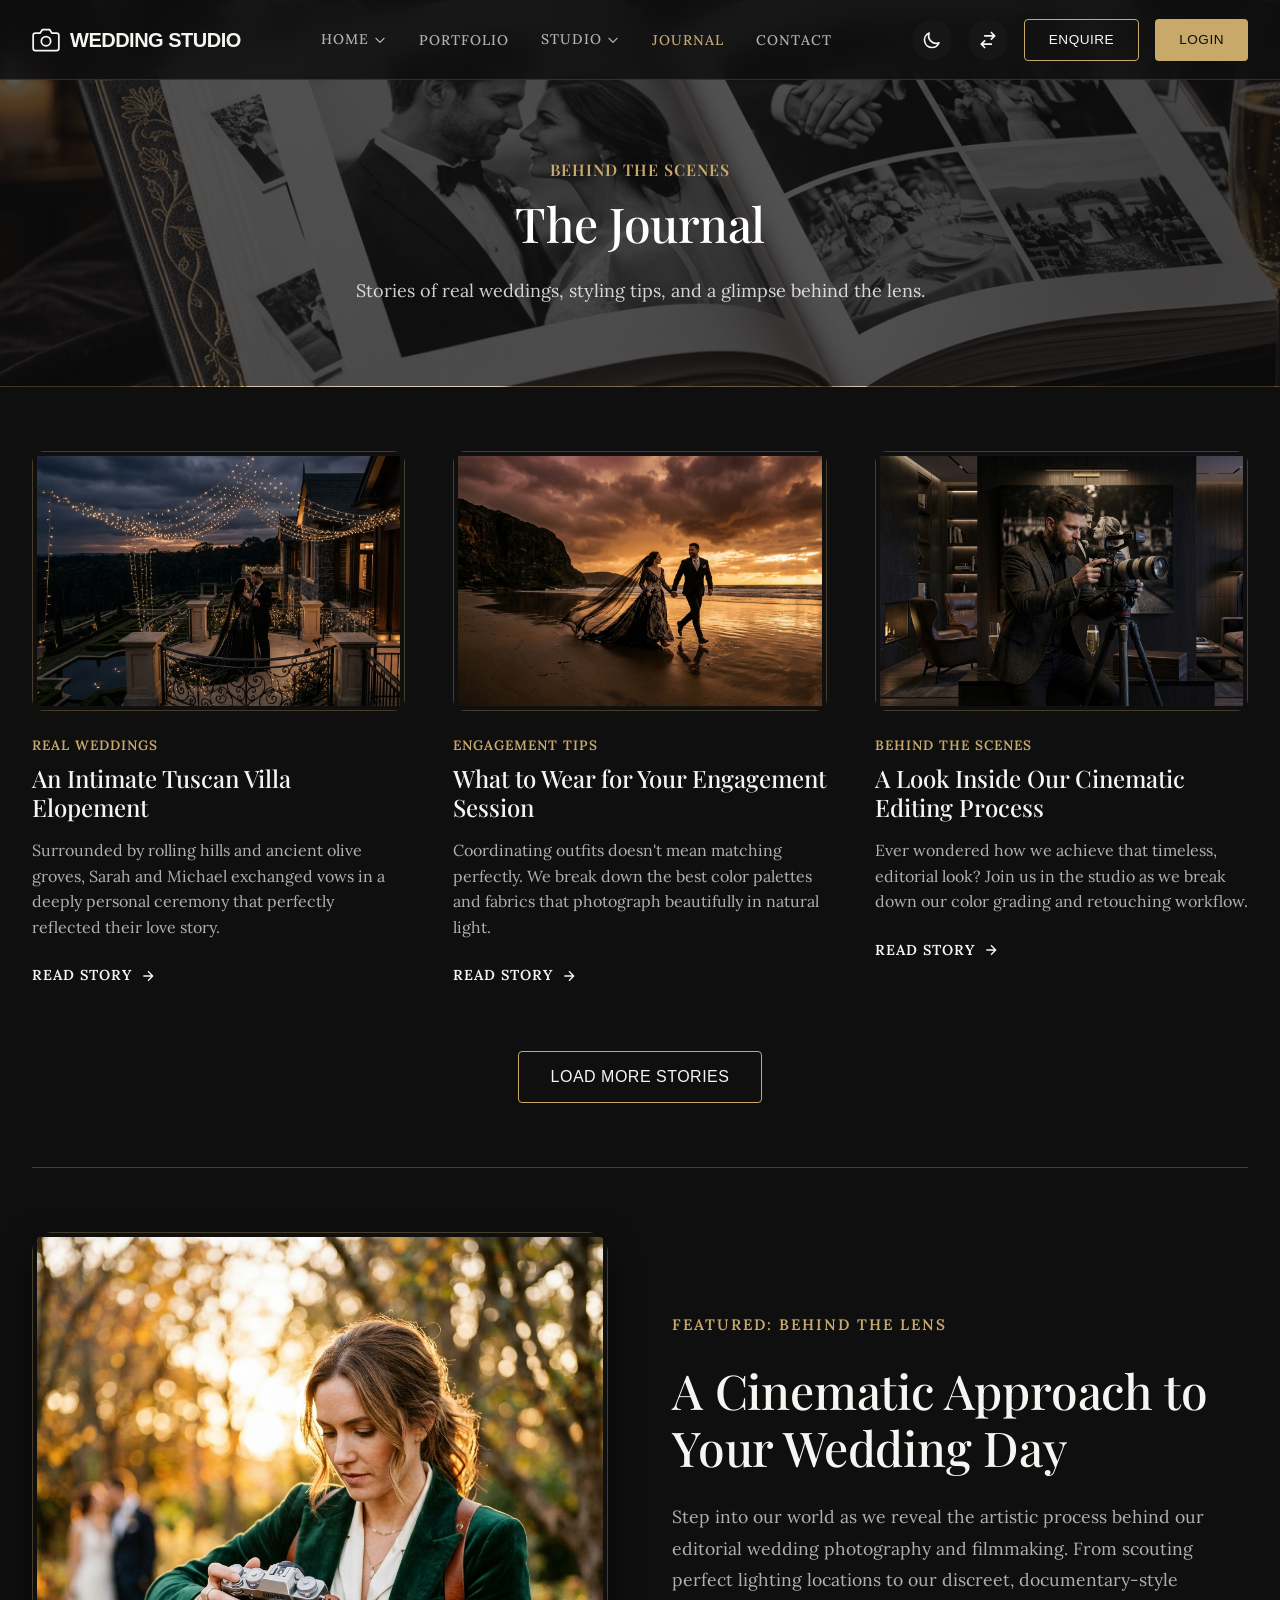
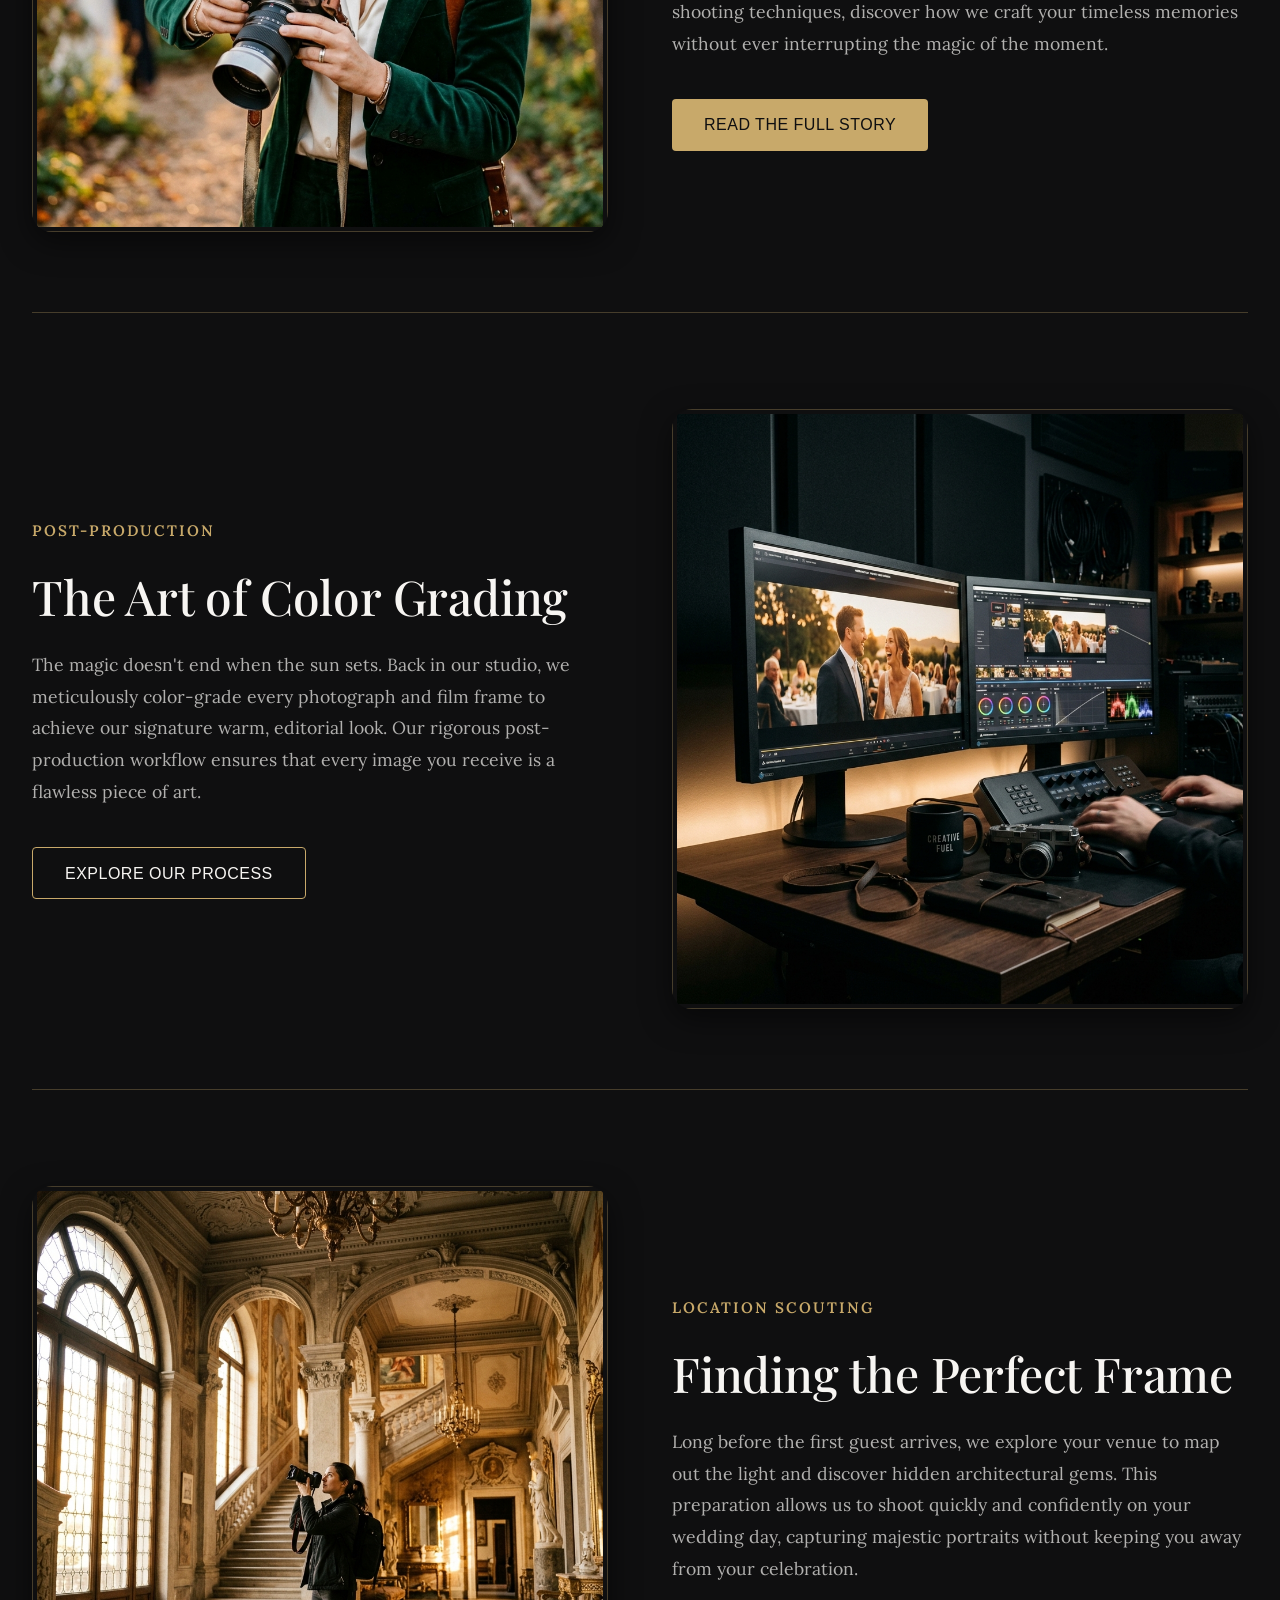
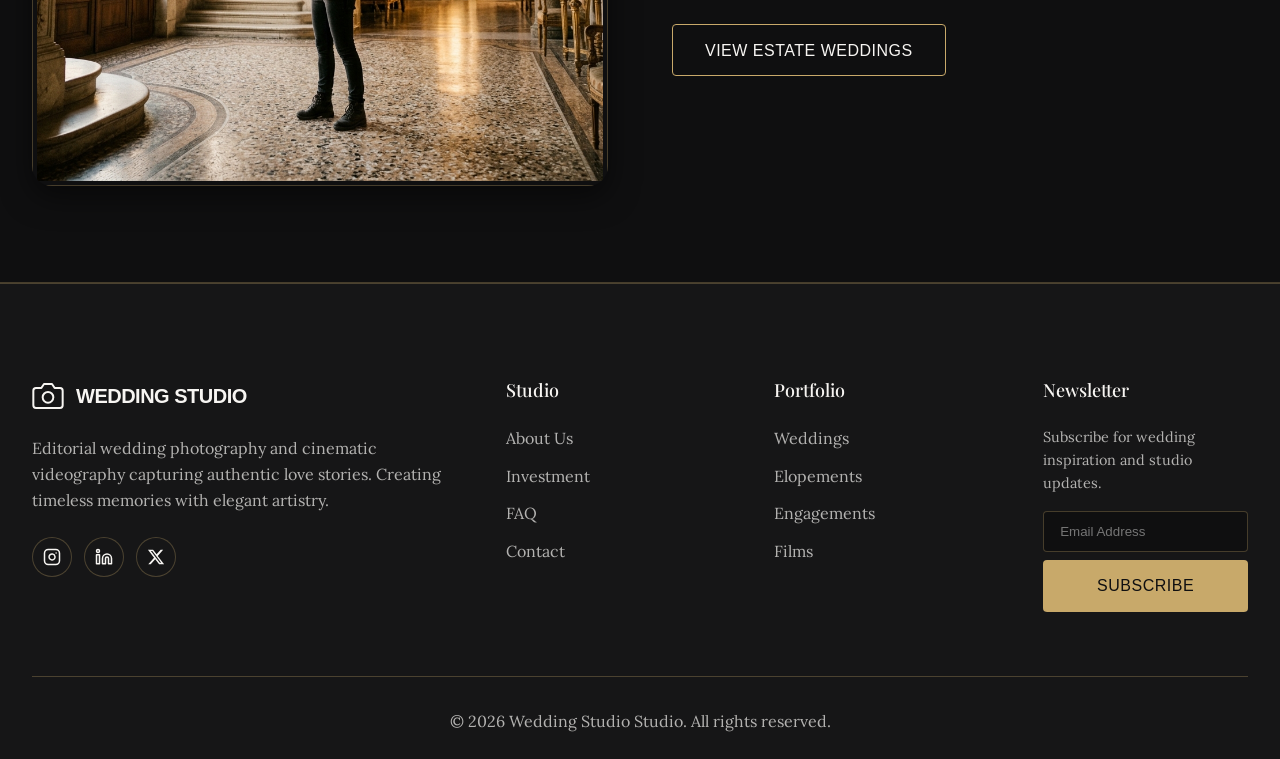
<file: journal.html>
<!DOCTYPE html>
<html lang="en" dir="ltr">
<head>
    <meta charset="UTF-8">
    <meta name="viewport" content="width=device-width, initial-scale=1.0">
    <title>Journal | Wedding Studio</title>
    <link href="https://fonts.googleapis.com/css2?family=Lora:ital,wght@0,400;0,500;0,600;1,400&family=Playfair+Display:wght@400;500;600;700&display=swap" rel="stylesheet">
    <link rel="stylesheet" href="assets/css/style.css">
    <link rel="stylesheet" href="assets/css/dark-mode.css">
    <link rel="stylesheet" href="assets/css/rtl.css">
    <link rel="icon" type="image/svg+xml" href="assets/images/brand-logo.svg">
</head>
<body>
    <!-- Navbar -->
    <nav class="navbar">
        <div class="container flex-between">
            <a href="index.html" class="brand" style="display: flex; align-items: center;">
                <svg width="28" height="28" viewBox="0 0 24 24" fill="none" stroke="currentColor" stroke-width="1.5" stroke-linecap="round" stroke-linejoin="round" style="margin-right: 10px;">
                    <path d="M23 19a2 2 0 0 1-2 2H3a2 2 0 0 1-2-2V8a2 2 0 0 1 2-2h4l2-3h6l2 3h4a2 2 0 0 1 2 2z"></path>
                            <circle cx="12" cy="13" r="4"></circle>
                </svg>
                Wedding Studio
            </a>
                        <ul class="nav-links">
                <li class="nav-dropdown">
                    <a href="index.html" class="nav-link">Home <svg width="14" height="14" fill="none" stroke="currentColor" viewBox="0 0 24 24" style="margin-left: 4px; margin-top: 2px;"><path stroke-linecap="round" stroke-linejoin="round" stroke-width="2" d="M19 9l-7 7-7-7"></path></svg></a>
                    <div class="dropdown-content">
                        <a href="index.html">Classic Style</a>
                        <a href="home-2.html">Editorial Style</a>
                    </div>
                </li>
                <li><a href="portfolio.html" class="nav-link">Portfolio</a></li>
                <li class="nav-dropdown">
                    <a href="about.html" class="nav-link">Studio <svg width="14" height="14" fill="none" stroke="currentColor" viewBox="0 0 24 24" style="margin-left: 4px; margin-top: 2px;"><path stroke-linecap="round" stroke-linejoin="round" stroke-width="2" d="M19 9l-7 7-7-7"></path></svg></a>
                    <div class="dropdown-content">
                        <a href="about.html">About Us</a>
                        <a href="services.html">Services</a>
                        <a href="pricing.html">Pricing</a>
                    </div>
                </li>
                <li><a href="journal.html" class="nav-link active">Journal</a></li>
                <li><a href="contact.html" class="nav-link">Contact</a></li>
            </ul>
            <div class="nav-actions">
                <button id="openEnquireModal" class="btn btn-secondary" style="padding: 0 1.5rem; height: 42px; font-size: 0.85rem;">Enquire</button>
                <a href="login.html" class="btn btn-primary" style="padding: 0 1.5rem; height: 42px; font-size: 0.85rem;">Login</a>
                <button id="darkModeToggle" class="icon-btn" aria-label="Toggle Dark Mode">
                    <svg width="20" height="20" fill="none" stroke="currentColor" viewBox="0 0 24 24" xmlns="http://www.w3.org/2000/svg"><path stroke-linecap="round" stroke-linejoin="round" stroke-width="2" d="M20.354 15.354A9 9 0 018.646 3.646 9.003 9.003 0 0012 21a9.003 9.003 0 008.354-5.646z"></path></svg>
                </button>
                <button id="rtlToggle" class="icon-btn" aria-label="Toggle RTL">
                    <svg width="20" height="20" fill="none" stroke="currentColor" viewBox="0 0 24 24" xmlns="http://www.w3.org/2000/svg"><path stroke-linecap="round" stroke-linejoin="round" stroke-width="2" d="M8 7h12m0 0l-4-4m4 4l-4 4m0 6H4m0 0l4 4m-4-4l4-4"></path></svg>
                </button>
                <button class="mobile-menu-btn icon-btn" aria-label="Menu">
                    <svg width="24" height="24" fill="none" stroke="currentColor" viewBox="0 0 24 24" xmlns="http://www.w3.org/2000/svg"><path stroke-linecap="round" stroke-linejoin="round" stroke-width="2" d="M4 6h16M4 12h16M4 18h16"></path></svg>
                </button>
            </div>
        </div>
    </nav>

    
    <!-- Section 1: Hero Banner -->
    <section class="section section-bg" style="position: relative; padding-top: 160px; padding-bottom: 80px; text-align: center; background-image: url('assets/images/heirloom_albums_4.png'); background-size: cover; background-position: center; z-index: 1;">
        <div style="position: absolute; top: 0; left: 0; width: 100%; height: 100%; background: rgba(15, 15, 16, 0.7); z-index: -1;"></div>
        <div class="container reveal">
            <h6 style="color: var(--accent-primary); margin-bottom: 1rem;">Behind the Scenes</h6>
            <h1 class="hero-title" style="font-size: 48px; color: #ffffff;">The Journal</h1>
            <p class="hero-subtitle" style="max-width: 600px; margin: 0 auto; color: rgba(255,255,255,0.8);">Stories of real weddings, styling tips, and a glimpse behind the lens.</p>
        </div>
    </section>

    <!-- Section 2: Blog Grid -->
    <section class="section" style="padding-top: 4rem; padding-bottom: 6rem;">
        <div class="container">
            
            <div style="display: grid; grid-template-columns: repeat(auto-fill, minmax(320px, 1fr)); gap: 3rem;">
                <!-- Blog Post 1 -->
                <article class="reveal reveal-up" style="display: flex; flex-direction: column; gap: 1.5rem;">
                    <a href="#" style="overflow: hidden; border-radius: 12px; display: block;">
                        <img src="assets/images/hero_wedding_5.png" alt="Wedding Studio Image" style="width: 100%; height: 260px; object-fit: cover; transition: transform 0.5s ease;" onmouseover="this.style.transform='scale(1.05)'" onmouseout="this.style.transform='scale(1)'">
                    </a>
                    <div>
                        <span style="color: var(--accent-primary); font-size: 0.85rem; font-weight: 600; text-transform: uppercase; letter-spacing: 1px; display: block; margin-bottom: 0.5rem;">Real Weddings</span>
                        <h3 style="font-size: 1.5rem; margin-bottom: 1rem; color: var(--text-primary);"><a href="#" style="color: inherit; text-decoration: none;">An Intimate Tuscan Villa Elopement</a></h3>
                        <p style="color: var(--text-secondary); line-height: 1.6; margin-bottom: 1.5rem;">Surrounded by rolling hills and ancient olive groves, Sarah and Michael exchanged vows in a deeply personal ceremony that perfectly reflected their love story.</p>
                        <a href="#" style="color: var(--text-primary); font-weight: 600; font-size: 0.9rem; text-transform: uppercase; letter-spacing: 1px; display: flex; align-items: center; gap: 0.5rem; text-decoration: none;">Read Story <svg width="16" height="16" fill="none" stroke="currentColor" stroke-width="2" viewBox="0 0 24 24"><path d="M5 12h14M12 5l7 7-7 7"></path></svg></a>
                    </div>
                </article>

                <!-- Blog Post 2 -->
                <article class="reveal reveal-up" style="transition-delay: 0.1s; display: flex; flex-direction: column; gap: 1.5rem;">
                    <a href="#" style="overflow: hidden; border-radius: 12px; display: block;">
                        <img src="assets/images/hero_wedding_6.png" alt="Wedding Studio Image" style="width: 100%; height: 260px; object-fit: cover; transition: transform 0.5s ease;" onmouseover="this.style.transform='scale(1.05)'" onmouseout="this.style.transform='scale(1)'">
                    </a>
                    <div>
                        <span style="color: var(--accent-primary); font-size: 0.85rem; font-weight: 600; text-transform: uppercase; letter-spacing: 1px; display: block; margin-bottom: 0.5rem;">Engagement Tips</span>
                        <h3 style="font-size: 1.5rem; margin-bottom: 1rem; color: var(--text-primary);"><a href="#" style="color: inherit; text-decoration: none;">What to Wear for Your Engagement Session</a></h3>
                        <p style="color: var(--text-secondary); line-height: 1.6; margin-bottom: 1.5rem;">Coordinating outfits doesn't mean matching perfectly. We break down the best color palettes and fabrics that photograph beautifully in natural light.</p>
                        <a href="#" style="color: var(--text-primary); font-weight: 600; font-size: 0.9rem; text-transform: uppercase; letter-spacing: 1px; display: flex; align-items: center; gap: 0.5rem; text-decoration: none;">Read Story <svg width="16" height="16" fill="none" stroke="currentColor" stroke-width="2" viewBox="0 0 24 24"><path d="M5 12h14M12 5l7 7-7 7"></path></svg></a>
                    </div>
                </article>

                <!-- Blog Post 3 -->
                <article class="reveal reveal-up" style="transition-delay: 0.2s; display: flex; flex-direction: column; gap: 1.5rem;">
                    <a href="#" style="overflow: hidden; border-radius: 12px; display: block;">
                        <img src="assets/images/studio_about_2.png" alt="Wedding Studio Image" style="width: 100%; height: 260px; object-fit: cover; transition: transform 0.5s ease;" onmouseover="this.style.transform='scale(1.05)'" onmouseout="this.style.transform='scale(1)'">
                    </a>
                    <div>
                        <span style="color: var(--accent-primary); font-size: 0.85rem; font-weight: 600; text-transform: uppercase; letter-spacing: 1px; display: block; margin-bottom: 0.5rem;">Behind The Scenes</span>
                        <h3 style="font-size: 1.5rem; margin-bottom: 1rem; color: var(--text-primary);"><a href="#" style="color: inherit; text-decoration: none;">A Look Inside Our Cinematic Editing Process</a></h3>
                        <p style="color: var(--text-secondary); line-height: 1.6; margin-bottom: 1.5rem;">Ever wondered how we achieve that timeless, editorial look? Join us in the studio as we break down our color grading and retouching workflow.</p>
                        <a href="#" style="color: var(--text-primary); font-weight: 600; font-size: 0.9rem; text-transform: uppercase; letter-spacing: 1px; display: flex; align-items: center; gap: 0.5rem; text-decoration: none;">Read Story <svg width="16" height="16" fill="none" stroke="currentColor" stroke-width="2" viewBox="0 0 24 24"><path d="M5 12h14M12 5l7 7-7 7"></path></svg></a>
                    </div>
                </article>
            </div>
            
            <div style="text-align: center; margin-top: 4rem; padding-bottom: 4rem; border-bottom: 1px solid var(--border-color); margin-bottom: 4rem;">
                <button class="btn btn-secondary">Load More Stories</button>
            </div>

            <!-- Featured BTS Section 1 (Image Left) -->
            <article class="reveal reveal-up" style="margin-bottom: 6rem; display: flex; flex-wrap: wrap; gap: 4rem; border-bottom: 1px solid var(--border-color); padding-bottom: 5rem; align-items: center;">
                <div style="flex: 1; min-width: 320px;">
                    <a href="#" style="overflow: hidden; border-radius: 20px; display: block; box-shadow: var(--shadow-soft);">
                        <img src="assets/images/bts_split.png" alt="Behind the Scenes" style="width: 100%; height: 600px; object-fit: cover; transition: transform 0.8s ease;" onmouseover="this.style.transform='scale(1.04)'" onmouseout="this.style.transform='scale(1)'">
                    </a>
                </div>
                <div style="flex: 1; min-width: 320px; text-align: left;">
                    <span style="color: var(--accent-primary); font-size: 0.95rem; font-weight: 600; text-transform: uppercase; letter-spacing: 2px; display: block; margin-bottom: 1.5rem;">Featured: Behind The Lens</span>
                    <h2 style="font-size: 3rem; margin-bottom: 1.5rem; color: var(--text-primary); line-height: 1.2;">A Cinematic Approach to Your Wedding Day</h2>
                    <p style="color: var(--text-secondary); line-height: 1.8; margin-bottom: 2.5rem; font-size: 1.1rem;">Step into our world as we reveal the artistic process behind our editorial wedding photography and filmmaking. From scouting perfect lighting locations to our discreet, documentary-style shooting techniques, discover how we craft your timeless memories without ever interrupting the magic of the moment.</p>
                    <a href="#" class="btn btn-primary" style="display: inline-flex;">Read The Full Story</a>
                </div>
            </article>

            <!-- Featured BTS Section 2 (Image Right) -->
            <article class="reveal reveal-up" style="margin-bottom: 6rem; display: flex; flex-wrap: wrap-reverse; gap: 4rem; border-bottom: 1px solid var(--border-color); padding-bottom: 5rem; align-items: center;">
                <div style="flex: 1; min-width: 320px; text-align: left;">
                    <span style="color: var(--accent-primary); font-size: 0.95rem; font-weight: 600; text-transform: uppercase; letter-spacing: 2px; display: block; margin-bottom: 1.5rem;">Post-Production</span>
                    <h2 style="font-size: 3rem; margin-bottom: 1.5rem; color: var(--text-primary); line-height: 1.2;">The Art of Color Grading</h2>
                    <p style="color: var(--text-secondary); line-height: 1.8; margin-bottom: 2.5rem; font-size: 1.1rem;">The magic doesn't end when the sun sets. Back in our studio, we meticulously color-grade every photograph and film frame to achieve our signature warm, editorial look. Our rigorous post-production workflow ensures that every image you receive is a flawless piece of art.</p>
                    <a href="#" class="btn btn-secondary" style="display: inline-flex;">Explore Our Process</a>
                </div>
                <div style="flex: 1; min-width: 320px;">
                    <a href="#" style="overflow: hidden; border-radius: 20px; display: block; box-shadow: var(--shadow-soft);">
                        <img src="assets/images/bts_editing.png" alt="Editing Studio" style="width: 100%; height: 600px; object-fit: cover; transition: transform 0.8s ease;" onmouseover="this.style.transform='scale(1.04)'" onmouseout="this.style.transform='scale(1)'">
                    </a>
                </div>
            </article>

            <!-- Featured BTS Section 3 (Image Left) -->
            <article class="reveal reveal-up" style="margin-bottom: 0; display: flex; flex-wrap: wrap; gap: 4rem; align-items: center;">
                <div style="flex: 1; min-width: 320px;">
                    <a href="#" style="overflow: hidden; border-radius: 20px; display: block; box-shadow: var(--shadow-soft);">
                        <img src="assets/images/bts_scouting.png" alt="Location Scouting" style="width: 100%; height: 600px; object-fit: cover; transition: transform 0.8s ease;" onmouseover="this.style.transform='scale(1.04)'" onmouseout="this.style.transform='scale(1)'">
                    </a>
                </div>
                <div style="flex: 1; min-width: 320px; text-align: left;">
                    <span style="color: var(--accent-primary); font-size: 0.95rem; font-weight: 600; text-transform: uppercase; letter-spacing: 2px; display: block; margin-bottom: 1.5rem;">Location Scouting</span>
                    <h2 style="font-size: 3rem; margin-bottom: 1.5rem; color: var(--text-primary); line-height: 1.2;">Finding the Perfect Frame</h2>
                    <p style="color: var(--text-secondary); line-height: 1.8; margin-bottom: 2.5rem; font-size: 1.1rem;">Long before the first guest arrives, we explore your venue to map out the light and discover hidden architectural gems. This preparation allows us to shoot quickly and confidently on your wedding day, capturing majestic portraits without keeping you away from your celebration.</p>
                    <a href="#" class="btn btn-secondary" style="display: inline-flex;">View Estate Weddings</a>
                </div>
            </article>

        </div>
    </section>

<!-- Footer -->
    <footer class="footer">
        <div class="container">
            <div class="footer-grid">
                <div>
                    <a href="index.html" class="footer-brand" style="display: flex; align-items: center;">
                        <svg width="32" height="32" viewBox="0 0 24 24" fill="none" stroke="currentColor" stroke-width="1.5" stroke-linecap="round" stroke-linejoin="round" style="margin-right: 12px;">
                            <path d="M23 19a2 2 0 0 1-2 2H3a2 2 0 0 1-2-2V8a2 2 0 0 1 2-2h4l2-3h6l2 3h4a2 2 0 0 1 2 2z"></path>
                            <circle cx="12" cy="13" r="4"></circle>
                        </svg>
                        Wedding Studio
                    </a>
                    <p>Editorial wedding photography and cinematic videography capturing authentic love stories. Creating timeless memories with elegant artistry.</p>
                    <div class="footer-socials" style="margin-top: 1.5rem; display: flex; gap: 0.75rem;">
                        <a href="#" class="social-icon" aria-label="Instagram">
                            <svg width="18" height="18" fill="none" stroke="currentColor" stroke-width="2" stroke-linecap="round" stroke-linejoin="round" viewBox="0 0 24 24"><rect x="2" y="2" width="20" height="20" rx="5" ry="5"></rect><path d="M16 11.37A4 4 0 1112.63 8 4 4 0 0116 11.37z"></path><line x1="17.5" y1="6.5" x2="17.51" y2="6.5"></line></svg>
                        </a>
                        <a href="#" class="social-icon" aria-label="LinkedIn">
                            <svg width="18" height="18" fill="none" stroke="currentColor" stroke-width="2" stroke-linecap="round" stroke-linejoin="round" viewBox="0 0 24 24"><path d="M16 8a6 6 0 016 6v7h-4v-7a2 2 0 00-2-2 2 2 0 00-2 2v7h-4v-7a6 6 0 016-6z"></path><rect x="2" y="9" width="4" height="12"></rect><circle cx="4" cy="4" r="2"></circle></svg>
                        </a>
                        <a href="#" class="social-icon" aria-label="X (formerly Twitter)">
                            <svg width="18" height="18" viewBox="0 0 24 24" fill="currentColor" stroke="none"><path d="M18.244 2.25h3.308l-7.227 8.26 8.502 11.24H16.17l-5.214-6.817L4.99 21.75H1.68l7.73-8.835L1.254 2.25H8.08l4.713 6.231zm-1.161 17.52h1.833L7.084 4.126H5.117z"/></svg>
                        </a>
                    </div>
                </div>
                <div>
                    <h5 class="footer-title">Studio</h5>
                    <ul class="footer-links">
                        <li><a href="about.html">About Us</a></li>
                        <li><a href="pricing.html">Investment</a></li>
                        <li><a href="#">FAQ</a></li>
                        <li><a href="contact.html">Contact</a></li>
                    </ul>
                </div>
                <div>
                    <h5 class="footer-title">Portfolio</h5>
                    <ul class="footer-links">
                        <li><a href="portfolio.html">Weddings</a></li>
                        <li><a href="portfolio.html">Elopements</a></li>
                        <li><a href="portfolio.html">Engagements</a></li>
                        <li><a href="portfolio.html">Films</a></li>
                    </ul>
                </div>
                <div>
                    <h5 class="footer-title">Newsletter</h5>
                    <p style="margin-bottom: 1rem; color: var(--text-secondary); font-size: 0.9rem;">Subscribe for wedding inspiration and studio updates.</p>
                    <form class="newsletter-form" style="display: flex; gap: 0.5rem; flex-direction: column;">
                        <input type="email" placeholder="Email Address" required style="padding: 0.75rem 1rem; border-radius: 4px; border: 1px solid var(--border-color); background: var(--bg-primary); color: var(--text-primary); width: 100%; outline: none; transition: 0.3s;">
                        <button type="submit" class="btn btn-primary" style="padding: 0.75rem 1rem; width: 100%; justify-content: center;">Subscribe</button>
                    </form>
                </div>
            </div>
            <div class="footer-bottom">
                <p>&copy; 2026 Wedding Studio Studio. All rights reserved.</p>
            </div>
        </div>
    </footer>

    <!-- Back to Top -->
    <button id="backToTop" class="back-to-top" aria-label="Back to Top">
        <svg width="24" height="24" fill="none" stroke="currentColor" viewBox="0 0 24 24" xmlns="http://www.w3.org/2000/svg"><path stroke-linecap="round" stroke-linejoin="round" stroke-width="2" d="M5 15l7-7 7 7"></path></svg>
    </button>
    <script src="assets/js/main.js"></script>

    <!-- Enquiry Modal HTML -->
    <div class="modal-overlay" id="enquireOverlay">
        <div class="enquire-modal">
            <button class="close-modal" id="closeEnquireModal">
                <svg width="24" height="24" fill="none" stroke="currentColor" viewBox="0 0 24 24"><path stroke-linecap="round" stroke-linejoin="round" stroke-width="2" d="M6 18L18 6M6 6l12 12"></path></svg>
            </button>
            <div class="step-indicator">
                <div class="step-dot active" id="dot1"></div>
                <div class="step-dot" id="dot2"></div>
                <div class="step-dot" id="dot3"></div>
            </div>
            
            <form id="enquireForm">
                <!-- Step 1 -->
                <div class="form-step active" id="step1">
                    <h2 style="margin-bottom: 1.5rem; font-size: 1.8rem; text-align: center;">Let's Get Started</h2>
                    <div class="enquire-form-group">
                        <label>Your Name</label>
                        <input type="text" placeholder="John Doe" required>
                    </div>
                    <div class="enquire-form-group">
                        <label>Email Address</label>
                        <input type="email" placeholder="john@example.com" required>
                    </div>
                    <div class="enquire-form-group">
                        <label>Phone Number</label>
                        <input type="tel" placeholder="(555) 123-4567" required>
                    </div>
                    <div class="modal-actions" style="justify-content: flex-end;">
                        <button type="button" class="btn btn-primary" onclick="nextStep(2)">Next Step</button>
                    </div>
                </div>

                <!-- Step 2 -->
                <div class="form-step" id="step2">
                    <h2 style="margin-bottom: 1.5rem; font-size: 1.8rem; text-align: center;">Wedding Details</h2>
                    <div class="enquire-form-group">
                        <label>Photography Style</label>
                        <select required>
                            <option value="">Select a style</option>
                            <option value="editorial">Editorial</option>
                            <option value="cinematic">Cinematic</option>
                            <option value="classic">Classic</option>
                        </select>
                    </div>
                    <div class="enquire-form-group">
                        <label>Estimated Guest Count</label>
                        <select required>
                            <option value="">Select range</option>
                            <option value="elopement">Under 20 (Elopement)</option>
                            <option value="small">20 - 75</option>
                            <option value="medium">75 - 150</option>
                            <option value="large">150+</option>
                        </select>
                    </div>
                    <div class="modal-actions">
                        <button type="button" class="btn btn-secondary" onclick="prevStep(1)">Back</button>
                        <button type="button" class="btn btn-primary" onclick="nextStep(3)">Next Step</button>
                    </div>
                </div>

                <!-- Step 3 -->
                <div class="form-step" id="step3">
                    <h2 style="margin-bottom: 1.5rem; font-size: 1.8rem; text-align: center;">Date & Venue</h2>
                    <div class="enquire-form-group">
                        <label>Wedding Date</label>
                        <input type="date" required>
                    </div>
                    <div class="enquire-form-group">
                        <label>Venue (or City)</label>
                        <input type="text" placeholder="e.g. Tuscany, Italy" required>
                    </div>
                    <div class="modal-actions">
                        <button type="button" class="btn btn-secondary" onclick="prevStep(2)">Back</button>
                        <button type="submit" class="btn btn-primary">Check Availability</button>
                    </div>
                </div>

                <!-- Step 4 (Success) -->
                <div class="form-step" id="step4" style="text-align: center; padding: 2rem 0;">
                    <svg width="64" height="64" fill="none" stroke="var(--accent-primary)" viewBox="0 0 24 24" style="margin: 0 auto 1.5rem;"><path stroke-linecap="round" stroke-linejoin="round" stroke-width="1.5" d="M9 12l2 2 4-4m6 2a9 9 0 11-18 0 9 9 0 0118 0z"></path></svg>
                    <h2 style="margin-bottom: 1rem; font-size: 1.8rem;">Request Received!</h2>
                    <p style="color: var(--text-secondary); line-height: 1.6;">Thank you for your enquiry. Our studio manager will get back to you within 24 hours regarding your date.</p>
                </div>
            </form>
        </div>
    </div>

    <!-- Modal JS -->
    <script>
        const openBtn = document.getElementById('openEnquireModal');
        const overlay = document.getElementById('enquireOverlay');
        const closeBtn = document.getElementById('closeEnquireModal');
        
        if(openBtn) openBtn.addEventListener('click', (e) => { e.preventDefault(); overlay.classList.add('active'); document.body.style.overflow = 'hidden'; });
        if(closeBtn) closeBtn.addEventListener('click', () => { overlay.classList.remove('active'); document.body.style.overflow = 'auto'; });
        if(overlay) overlay.addEventListener('click', (e) => { if(e.target === overlay) { overlay.classList.remove('active'); document.body.style.overflow = 'auto'; }});

        function nextStep(step) {
            document.querySelectorAll('.form-step').forEach(s => s.classList.remove('active'));
            document.getElementById('step' + step).classList.add('active');
            updateDots(step);
        }

        function prevStep(step) {
            document.querySelectorAll('.form-step').forEach(s => s.classList.remove('active'));
            document.getElementById('step' + step).classList.add('active');
            updateDots(step);
        }

        function updateDots(step) {
            document.querySelectorAll('.step-dot').forEach((dot, index) => {
                if(index < step) dot.classList.add('active');
                else dot.classList.remove('active');
            });
            if(step === 4) document.querySelector('.step-indicator').style.display = 'none';
        }

        document.getElementById('enquireForm')?.addEventListener('submit', function(e) {
            e.preventDefault();
            nextStep(4);
        });
    </script>
</body>
</html>
</file>
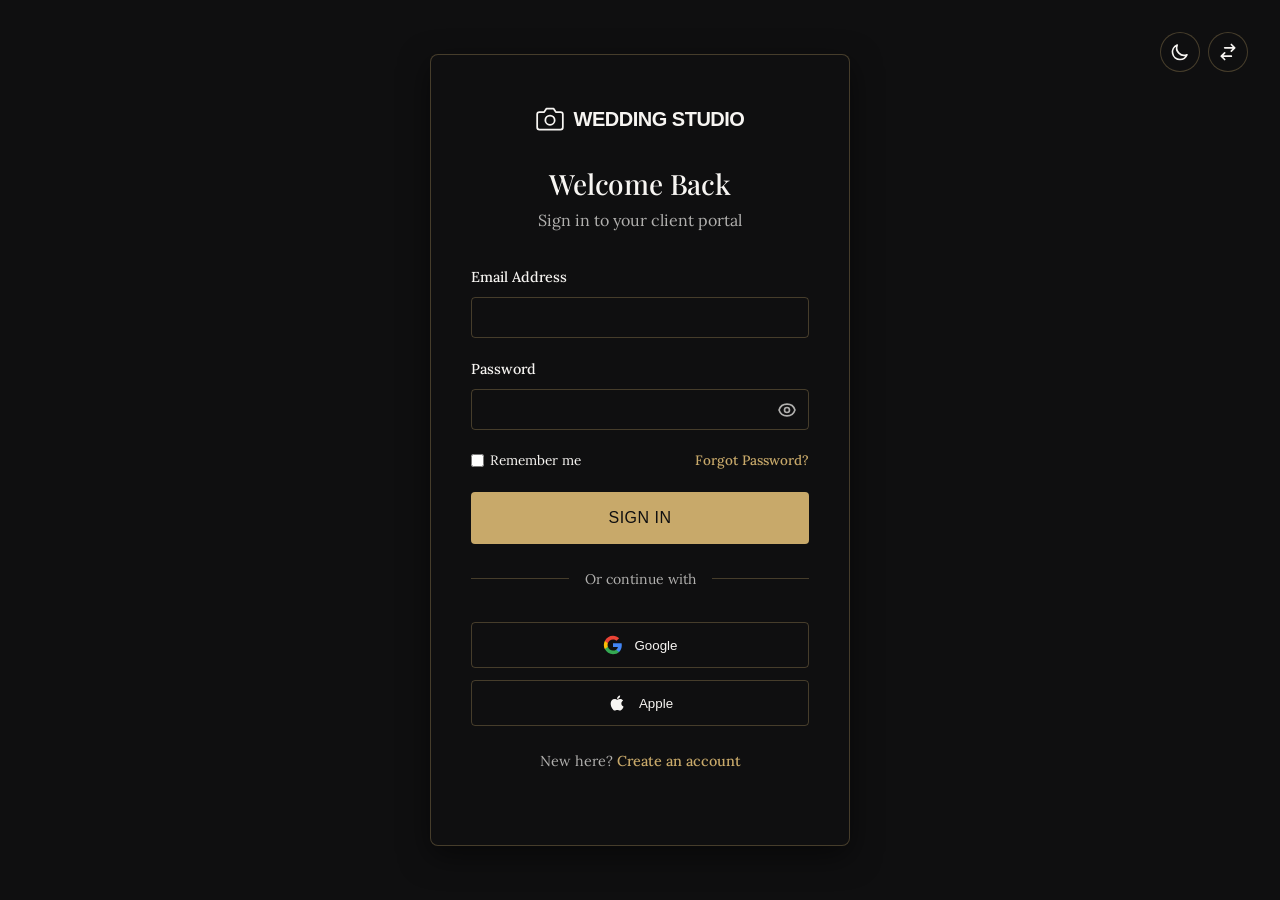
<file: login.html>
<!DOCTYPE html>
<html lang="en" dir="ltr">
<head>
    <meta charset="UTF-8">
    <meta name="viewport" content="width=device-width, initial-scale=1.0">
    <title>Login | Wedding Studio </title>
    <link href="https://fonts.googleapis.com/css2?family=Lora:ital,wght@0,400;0,500;0,600;1,400&family=Playfair+Display:wght@400;500;600;700&display=swap" rel="stylesheet">
    <link rel="stylesheet" href="assets/css/style.css">
    <link rel="stylesheet" href="assets/css/dark-mode.css">
    <link rel="stylesheet" href="assets/css/rtl.css">
    <style>
        body {
            background-color: var(--bg-primary);
            min-height: 100vh;
            display: flex;
            flex-direction: column;
            align-items: center;
            justify-content: center;
            padding: 2rem;
        }
        .auth-card {
            background: var(--bg-card);
            padding: 3rem 2.5rem;
            border-radius: 8px;
            width: 100%;
            max-width: 420px;
            box-shadow: var(--shadow-soft);
            border: 1px solid var(--border-color);
            text-align: center;
        }
        .auth-logo {
            display: flex;
            justify-content: center;
            align-items: center;
            margin-bottom: 2rem;
            font-family: 'Outfit', sans-serif;
            font-size: 1.25rem;
            font-weight: 600;
            color: var(--text-primary);
            text-decoration: none;
            letter-spacing: -0.5px;
            text-transform: uppercase;
        }
        /* Logo SVG icon: dynamic color */
        .auth-logo svg { color: var(--text-primary); }
        .auth-card h2 { margin-bottom: 0.5rem; font-size: 1.75rem; }
        .auth-card p.subtitle { color: var(--text-secondary); margin-bottom: 2rem; }
        .form-group { margin-bottom: 1.25rem; text-align: left; }
        .form-label { display: block; margin-bottom: 0.5rem; font-weight: 500; font-size: 0.9rem; color: var(--text-primary); }
        .form-control { width: 100%; padding: 0.75rem 1rem; border: 1px solid var(--border-color); border-radius: 4px; background: transparent; color: var(--text-primary); outline: none; transition: 0.3s; }
        .form-control:focus { border-color: var(--accent-premium); }
        
        .input-wrapper { position: relative; }
        .password-toggle { position: absolute; right: 0.75rem; top: 50%; transform: translateY(-50%); background: none; border: none; cursor: pointer; color: var(--text-secondary); display: flex; align-items: center; justify-content: center; }
        
        .auth-link { color: var(--accent-premium); text-decoration: none; font-weight: 500; transition: color 0.3s; }
        .auth-link:hover { color: #003642; text-decoration: underline; }
        
        body.dark-mode .auth-link { color: #4DB8CC; }
        body.dark-mode .auth-link:hover { color: #7CE0F2; text-decoration: underline; }
        
        .flex-between { display: flex; justify-content: space-between; align-items: center; }
        
        .social-login { margin-top: 2rem; }
        .social-btn { display: flex; align-items: center; justify-content: center; gap: 0.75rem; width: 100%; padding: 0.75rem; border: 1px solid var(--border-color); border-radius: 4px; background: transparent; color: var(--text-primary); cursor: pointer; margin-bottom: 0.75rem; transition: 0.3s; font-weight: 500; }
        .social-btn:hover { background: rgba(0, 0, 0, 0.04); border-color: var(--text-secondary); }
        body.dark-mode .social-btn:hover { background: rgba(255, 255, 255, 0.1); border-color: rgba(255, 255, 255, 0.3); }
        
        .divider { display: flex; align-items: center; margin: 1.5rem 0; color: var(--text-secondary); font-size: 0.875rem; }
        .divider::before, .divider::after { content: ""; flex: 1; border-bottom: 1px solid var(--border-color); }
        .divider::before { margin-right: 1rem; }
        .divider::after { margin-left: 1rem; }
        
        .fixed-toggles { 
            position: absolute;
            top: 2rem;
            right: 2rem;
            display: flex; 
            gap: 0.5rem; 
        }
        
        @media (max-width: 480px) {
            body { padding: 1rem; }
            .auth-card { padding: 2rem 1.5rem; }
            .fixed-toggles {
                position: static;
                justify-content: flex-end;
                width: 100%;
                margin-bottom: 1rem;
            }
        }
    </style>
    <link rel="icon" type="image/svg+xml" href="assets/images/brand-logo.svg">
</head>
<body>
    <div class="fixed-toggles">
        <button id="darkModeToggle" class="icon-btn" aria-label="Toggle Dark Mode" style="background: var(--bg-card); border: 1px solid var(--border-color);">
            <svg width="20" height="20" fill="none" stroke="currentColor" viewBox="0 0 24 24" xmlns="http://www.w3.org/2000/svg"><path stroke-linecap="round" stroke-linejoin="round" stroke-width="2" d="M20.354 15.354A9 9 0 018.646 3.646 9.003 9.003 0 0012 21a9.003 9.003 0 008.354-5.646z"></path></svg>
        </button>
        <button id="rtlToggle" class="icon-btn" aria-label="Toggle RTL" style="background: var(--bg-card); border: 1px solid var(--border-color);">
            <svg width="20" height="20" fill="none" stroke="currentColor" viewBox="0 0 24 24" xmlns="http://www.w3.org/2000/svg"><path stroke-linecap="round" stroke-linejoin="round" stroke-width="2" d="M8 7h12m0 0l-4-4m4 4l-4 4m0 6H4m0 0l4 4m-4-4l4-4"></path></svg>
        </button>
    </div>

    <div class="auth-card">
        <a href="index.html" class="auth-logo">
            <svg width="28" height="28" viewBox="0 0 24 24" fill="none" stroke="currentColor" stroke-width="1.5" stroke-linecap="round" stroke-linejoin="round" style="margin-right: 10px;">
                <path d="M23 19a2 2 0 0 1-2 2H3a2 2 0 0 1-2-2V8a2 2 0 0 1 2-2h4l2-3h6l2 3h4a2 2 0 0 1 2 2z"></path>
                            <circle cx="12" cy="13" r="4"></circle>
            </svg>
            Wedding Studio
        </a>
        <h2>Welcome Back</h2>
        <p class="subtitle">Sign in to your client portal</p>
        
        <form>
            <div class="form-group">
                <label class="form-label">Email Address</label>
                <input type="email" class="form-control" required>
            </div>
            <div class="form-group">
                <label class="form-label">Password</label>
                <div class="input-wrapper">
                    <input type="password" class="form-control" id="password" required style="padding-right: 2.5rem;">
                    <button type="button" class="password-toggle" onclick="togglePassword('password')">
                        <svg width="20" height="20" fill="none" stroke="currentColor" viewBox="0 0 24 24"><path stroke-linecap="round" stroke-linejoin="round" stroke-width="2" d="M15 12a3 3 0 11-6 0 3 3 0 016 0z"></path><path stroke-linecap="round" stroke-linejoin="round" stroke-width="2" d="M2.458 12C3.732 7.943 7.523 5 12 5c4.478 0 8.268 2.943 9.542 7-1.274 4.057-5.064 7-9.542 7-4.477 0-8.268-2.943-9.542-7z"></path></svg>
                    </button>
                </div>
            </div>
            
            <div class="form-group flex-between" style="font-size: 0.85rem; flex-wrap: nowrap; gap: 0.5rem;">
                <label style="display: flex; align-items: center; gap: 0.4rem; cursor: pointer; white-space: nowrap;">
                    <input type="checkbox"> Remember me
                </label>
                <a href="#" class="auth-link" style="white-space: nowrap;">Forgot Password?</a>
            </div>
            
            <button type="submit" class="btn btn-primary" style="width: 100%;">Sign In</button>
        </form>

        <div class="divider">Or continue with</div>

        <div class="social-login">
            <button class="social-btn">
                <svg width="20" height="20" viewBox="0 0 24 24"><path fill="#4285F4" d="M22.56 12.25c0-.78-.07-1.53-.2-2.25H12v4.26h5.92c-.26 1.37-1.04 2.53-2.21 3.31v2.77h3.57c2.08-1.92 3.28-4.74 3.28-8.09z"/><path fill="#34A853" d="M12 23c2.97 0 5.46-.98 7.28-2.66l-3.57-2.77c-.98.66-2.23 1.06-3.71 1.06-2.86 0-5.29-1.93-6.16-4.53H2.18v2.84C3.99 20.53 7.7 23 12 23z"/><path fill="#FBBC05" d="M5.84 14.09c-.22-.66-.35-1.36-.35-2.09s.13-1.43.35-2.09V7.07H2.18C1.43 8.55 1 10.22 1 12s.43 3.45 1.18 4.93l2.85-2.22.81-.62z"/><path fill="#EA4335" d="M12 5.38c1.62 0 3.06.56 4.21 1.64l3.15-3.15C17.45 2.09 14.97 1 12 1 7.7 1 3.99 3.47 2.18 7.07l3.66 2.84c.87-2.6 3.3-4.53 6.16-4.53z"/></svg>
                Google
            </button>
            <button class="social-btn">
                <svg width="20" height="20" viewBox="0 0 24 24" fill="currentColor"><path d="M17.05 20.28c-.98.95-2.05.8-3.08.35-1.09-.46-2.09-.48-3.24 0-1.44.62-2.2.44-3.06-.35C2.79 15.25 3.51 7.59 9.05 7.31c1.35.07 2.29.74 3.08.8 1.18-.04 2.26-.74 3.58-.8 1.56-.05 2.87.68 3.65 1.83-3.15 1.84-2.6 6.13.56 7.32-.73 1.63-1.66 3.12-2.87 3.82zM12.03 7.25c-.15-2.23 1.66-4.07 3.74-4.25.32 2.34-1.92 4.31-3.74 4.25z"/></svg>
                Apple
            </button>
        </div>

        <p style="margin-top: 1.5rem; font-size: 0.9rem;">New here? <a href="register.html" class="auth-link">Create an account</a></p>
    </div>

    <script src="assets/js/main.js"></script>
    <script>
        function togglePassword(inputId) {
            const input = document.getElementById(inputId);
            if (input.type === 'password') {
                input.type = 'text';
            } else {
                input.type = 'password';
            }
        }
    </script>

    <!-- Enquiry Modal HTML -->
    <div class="modal-overlay" id="enquireOverlay">
        <div class="enquire-modal">
            <button class="close-modal" id="closeEnquireModal">
                <svg width="24" height="24" fill="none" stroke="currentColor" viewBox="0 0 24 24"><path stroke-linecap="round" stroke-linejoin="round" stroke-width="2" d="M6 18L18 6M6 6l12 12"></path></svg>
            </button>
            <div class="step-indicator">
                <div class="step-dot active" id="dot1"></div>
                <div class="step-dot" id="dot2"></div>
                <div class="step-dot" id="dot3"></div>
            </div>
            
            <form id="enquireForm">
                <!-- Step 1 -->
                <div class="form-step active" id="step1">
                    <h2 style="margin-bottom: 1.5rem; font-size: 1.8rem; text-align: center;">Let's Get Started</h2>
                    <div class="enquire-form-group">
                        <label>Your Name</label>
                        <input type="text" placeholder="John Doe" required>
                    </div>
                    <div class="enquire-form-group">
                        <label>Email Address</label>
                        <input type="email" placeholder="john@example.com" required>
                    </div>
                    <div class="enquire-form-group">
                        <label>Phone Number</label>
                        <input type="tel" placeholder="(555) 123-4567" required>
                    </div>
                    <div class="modal-actions" style="justify-content: flex-end;">
                        <button type="button" class="btn btn-primary" onclick="nextStep(2)">Next Step</button>
                    </div>
                </div>

                <!-- Step 2 -->
                <div class="form-step" id="step2">
                    <h2 style="margin-bottom: 1.5rem; font-size: 1.8rem; text-align: center;">Wedding Details</h2>
                    <div class="enquire-form-group">
                        <label>Photography Style</label>
                        <select required>
                            <option value="">Select a style</option>
                            <option value="editorial">Editorial</option>
                            <option value="cinematic">Cinematic</option>
                            <option value="classic">Classic</option>
                        </select>
                    </div>
                    <div class="enquire-form-group">
                        <label>Estimated Guest Count</label>
                        <select required>
                            <option value="">Select range</option>
                            <option value="elopement">Under 20 (Elopement)</option>
                            <option value="small">20 - 75</option>
                            <option value="medium">75 - 150</option>
                            <option value="large">150+</option>
                        </select>
                    </div>
                    <div class="modal-actions">
                        <button type="button" class="btn btn-secondary" onclick="prevStep(1)">Back</button>
                        <button type="button" class="btn btn-primary" onclick="nextStep(3)">Next Step</button>
                    </div>
                </div>

                <!-- Step 3 -->
                <div class="form-step" id="step3">
                    <h2 style="margin-bottom: 1.5rem; font-size: 1.8rem; text-align: center;">Date & Venue</h2>
                    <div class="enquire-form-group">
                        <label>Wedding Date</label>
                        <input type="date" required>
                    </div>
                    <div class="enquire-form-group">
                        <label>Venue (or City)</label>
                        <input type="text" placeholder="e.g. Tuscany, Italy" required>
                    </div>
                    <div class="modal-actions">
                        <button type="button" class="btn btn-secondary" onclick="prevStep(2)">Back</button>
                        <button type="submit" class="btn btn-primary">Check Availability</button>
                    </div>
                </div>

                <!-- Step 4 (Success) -->
                <div class="form-step" id="step4" style="text-align: center; padding: 2rem 0;">
                    <svg width="64" height="64" fill="none" stroke="var(--accent-primary)" viewBox="0 0 24 24" style="margin: 0 auto 1.5rem;"><path stroke-linecap="round" stroke-linejoin="round" stroke-width="1.5" d="M9 12l2 2 4-4m6 2a9 9 0 11-18 0 9 9 0 0118 0z"></path></svg>
                    <h2 style="margin-bottom: 1rem; font-size: 1.8rem;">Request Received!</h2>
                    <p style="color: var(--text-secondary); line-height: 1.6;">Thank you for your enquiry. Our studio manager will get back to you within 24 hours regarding your date.</p>
                </div>
            </form>
        </div>
    </div>

    <!-- Modal JS -->
    <script>
        const openBtn = document.getElementById('openEnquireModal');
        const overlay = document.getElementById('enquireOverlay');
        const closeBtn = document.getElementById('closeEnquireModal');
        
        if(openBtn) openBtn.addEventListener('click', (e) => { e.preventDefault(); overlay.classList.add('active'); document.body.style.overflow = 'hidden'; });
        if(closeBtn) closeBtn.addEventListener('click', () => { overlay.classList.remove('active'); document.body.style.overflow = 'auto'; });
        if(overlay) overlay.addEventListener('click', (e) => { if(e.target === overlay) { overlay.classList.remove('active'); document.body.style.overflow = 'auto'; }});

        function nextStep(step) {
            document.querySelectorAll('.form-step').forEach(s => s.classList.remove('active'));
            document.getElementById('step' + step).classList.add('active');
            updateDots(step);
        }

        function prevStep(step) {
            document.querySelectorAll('.form-step').forEach(s => s.classList.remove('active'));
            document.getElementById('step' + step).classList.add('active');
            updateDots(step);
        }

        function updateDots(step) {
            document.querySelectorAll('.step-dot').forEach((dot, index) => {
                if(index < step) dot.classList.add('active');
                else dot.classList.remove('active');
            });
            if(step === 4) document.querySelector('.step-indicator').style.display = 'none';
        }

        document.getElementById('enquireForm')?.addEventListener('submit', function(e) {
            e.preventDefault();
            nextStep(4);
        });
    </script>
</body>
</html>
</file>
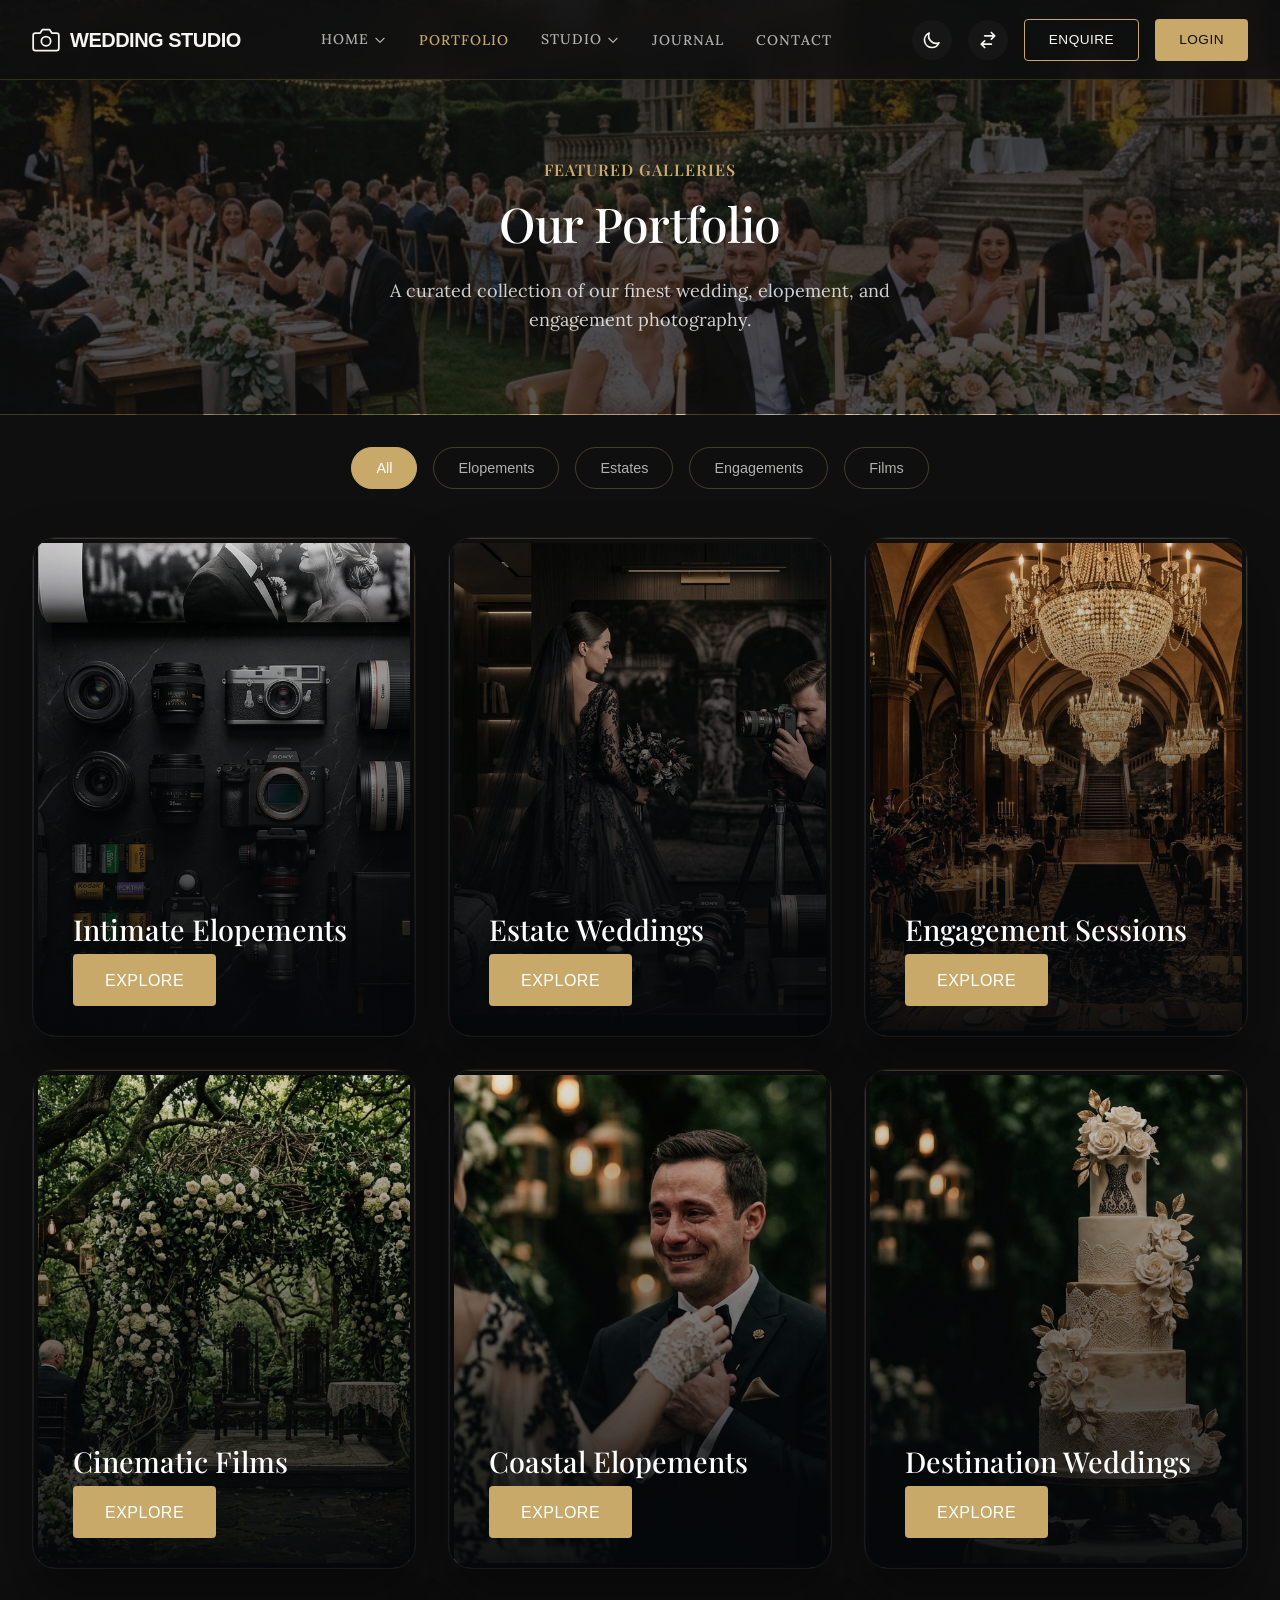
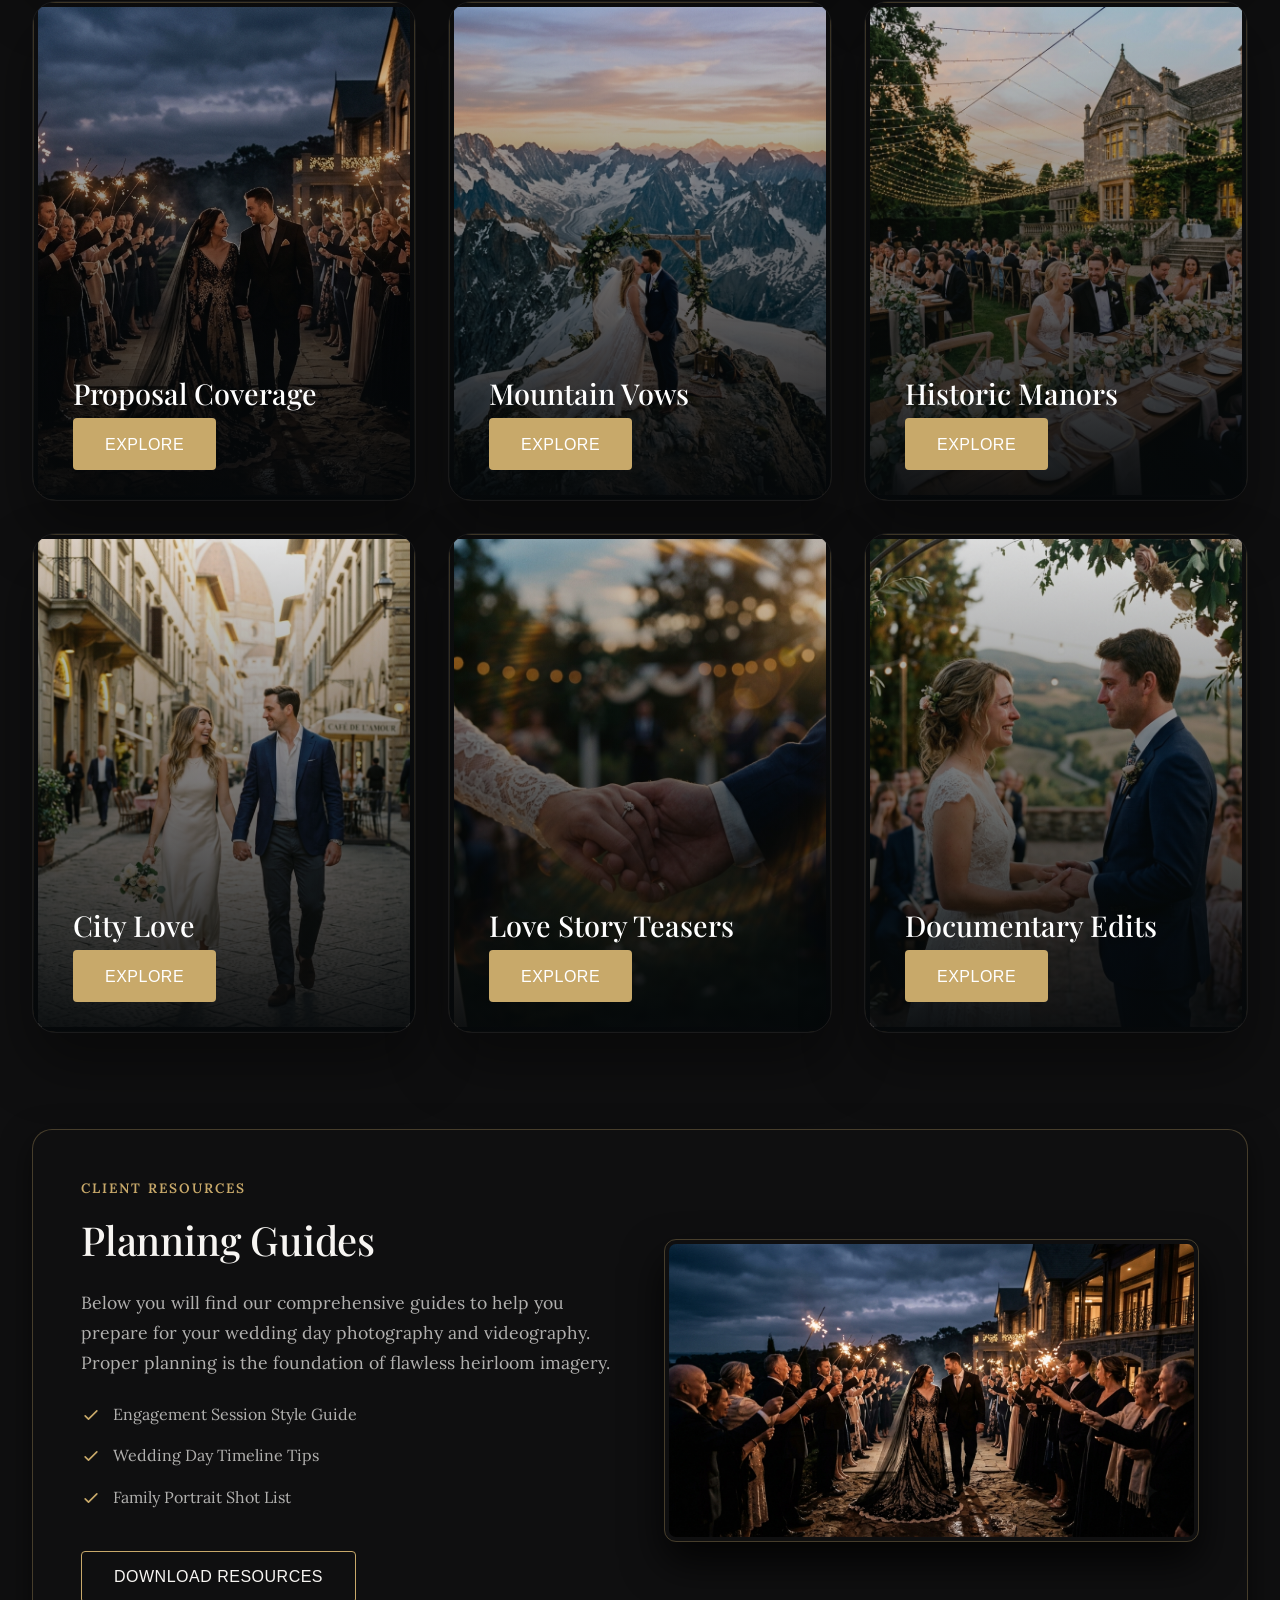
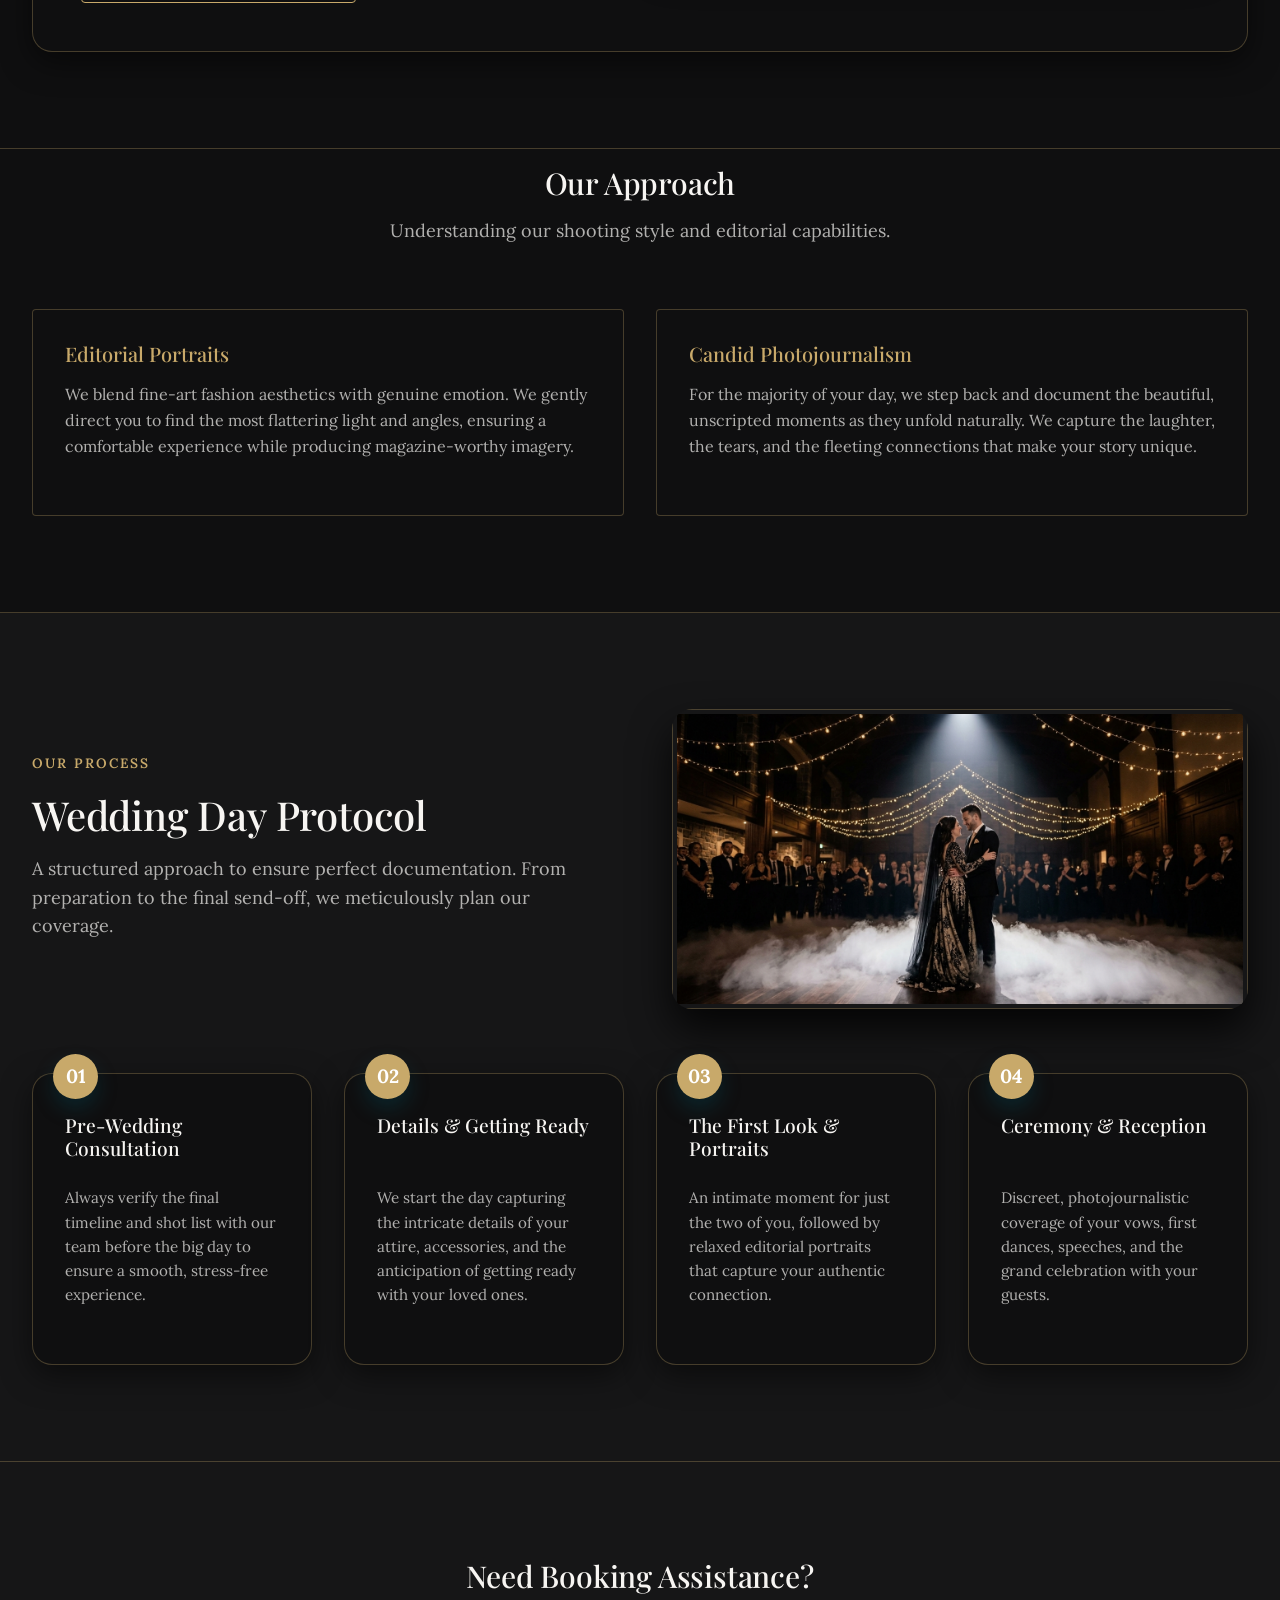
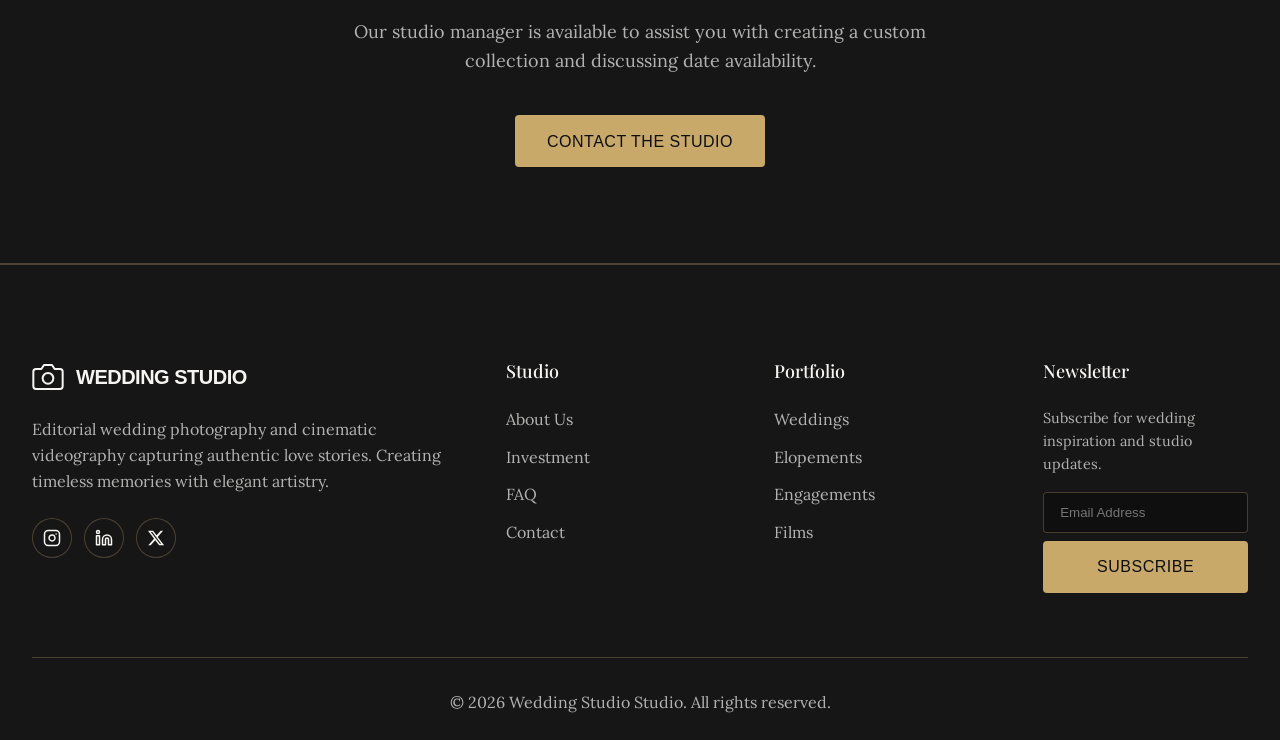
<file: portfolio.html>
<!DOCTYPE html>
<html lang="en" dir="ltr">
<head>
    <meta charset="UTF-8">
    <meta name="viewport" content="width=device-width, initial-scale=1.0">
    <title>Portfolio | Wedding Studio</title>
    <link href="https://fonts.googleapis.com/css2?family=Lora:ital,wght@0,400;0,500;0,600;1,400&family=Playfair+Display:wght@400;500;600;700&display=swap" rel="stylesheet">
    <link rel="stylesheet" href="assets/css/style.css">
    <link rel="stylesheet" href="assets/css/dark-mode.css">
    <link rel="stylesheet" href="assets/css/rtl.css">
    <link rel="icon" type="image/svg+xml" href="assets/images/brand-logo.svg">
</head>
<body>
    <!-- Navbar -->
    <nav class="navbar">
        <div class="container flex-between">
            <a href="index.html" class="brand" style="display: flex; align-items: center;">
                <svg width="28" height="28" viewBox="0 0 24 24" fill="none" stroke="currentColor" stroke-width="1.5" stroke-linecap="round" stroke-linejoin="round" style="margin-right: 10px;">
                    <path d="M23 19a2 2 0 0 1-2 2H3a2 2 0 0 1-2-2V8a2 2 0 0 1 2-2h4l2-3h6l2 3h4a2 2 0 0 1 2 2z"></path>
                            <circle cx="12" cy="13" r="4"></circle>
                </svg>
                Wedding Studio
            </a>
                        <ul class="nav-links">
                <li class="nav-dropdown">
                    <a href="index.html" class="nav-link">Home <svg width="14" height="14" fill="none" stroke="currentColor" viewBox="0 0 24 24" style="margin-left: 4px; margin-top: 2px;"><path stroke-linecap="round" stroke-linejoin="round" stroke-width="2" d="M19 9l-7 7-7-7"></path></svg></a>
                    <div class="dropdown-content">
                        <a href="index.html">Classic Style</a>
                        <a href="home-2.html">Editorial Style</a>
                    </div>
                </li>
                <li><a href="portfolio.html" class="nav-link active">Portfolio</a></li>
                <li class="nav-dropdown">
                    <a href="about.html" class="nav-link">Studio <svg width="14" height="14" fill="none" stroke="currentColor" viewBox="0 0 24 24" style="margin-left: 4px; margin-top: 2px;"><path stroke-linecap="round" stroke-linejoin="round" stroke-width="2" d="M19 9l-7 7-7-7"></path></svg></a>
                    <div class="dropdown-content">
                        <a href="about.html">About Us</a>
                        <a href="services.html">Services</a>
                        <a href="pricing.html">Pricing</a>
                    </div>
                </li>
                <li><a href="journal.html" class="nav-link">Journal</a></li>
                <li><a href="contact.html" class="nav-link">Contact</a></li>
            </ul>
            <div class="nav-actions">
                <button id="openEnquireModal" class="btn btn-secondary" style="padding: 0 1.5rem; height: 42px; font-size: 0.85rem;">Enquire</button>
                <a href="login.html" class="btn btn-primary" style="padding: 0 1.5rem; height: 42px; font-size: 0.85rem;">Login</a>
                <button id="darkModeToggle" class="icon-btn" aria-label="Toggle Dark Mode">
                    <svg width="20" height="20" fill="none" stroke="currentColor" viewBox="0 0 24 24" xmlns="http://www.w3.org/2000/svg"><path stroke-linecap="round" stroke-linejoin="round" stroke-width="2" d="M20.354 15.354A9 9 0 018.646 3.646 9.003 9.003 0 0012 21a9.003 9.003 0 008.354-5.646z"></path></svg>
                </button>
                <button id="rtlToggle" class="icon-btn" aria-label="Toggle RTL">
                    <svg width="20" height="20" fill="none" stroke="currentColor" viewBox="0 0 24 24" xmlns="http://www.w3.org/2000/svg"><path stroke-linecap="round" stroke-linejoin="round" stroke-width="2" d="M8 7h12m0 0l-4-4m4 4l-4 4m0 6H4m0 0l4 4m-4-4l4-4"></path></svg>
                </button>
                <button class="mobile-menu-btn icon-btn" aria-label="Menu">
                    <svg width="24" height="24" fill="none" stroke="currentColor" viewBox="0 0 24 24" xmlns="http://www.w3.org/2000/svg"><path stroke-linecap="round" stroke-linejoin="round" stroke-width="2" d="M4 6h16M4 12h16M4 18h16"></path></svg>
                </button>
            </div>
        </div>
    </nav>

    <!-- Section 1: Hero Banner -->
    <section class="section section-bg" style="position: relative; padding-top: 160px; padding-bottom: 80px; text-align: center; background-image: url('assets/images/portfolio_historic_estate.png'); background-size: cover; background-position: center; z-index: 1;">
        <div style="position: absolute; top: 0; left: 0; width: 100%; height: 100%; background: rgba(15, 15, 16, 0.7); z-index: -1;"></div>
        <div class="container reveal">
            <h6 style="color: var(--accent-primary); margin-bottom: 1rem;">Featured Galleries</h6>
            <h1 class="hero-title" style="font-size: 48px; color: #ffffff;">Our Portfolio</h1>
            <p class="hero-subtitle" style="max-width: 600px; margin: 0 auto; color: rgba(255,255,255,0.8);">A curated collection of our finest wedding, elopement, and engagement photography.</p>
        </div>
    </section>

    <!-- Section 2: Portfolio Gallery -->
    <section class="section" style="padding-top: 2rem;">
        <div class="container">
            <!-- Filter Navigation -->
            <div class="portfolio-filters reveal reveal-up">
                <button class="filter-btn active" data-filter="all">All</button>
                <button class="filter-btn" data-filter="elopement">Elopements</button>
                <button class="filter-btn" data-filter="estate">Estates</button>
                <button class="filter-btn" data-filter="engagement">Engagements</button>
                <button class="filter-btn" data-filter="film">Films</button>
            </div>

            <div class="service-gallery-grid" style="margin-bottom: 6rem;">
                <a href="#" class="service-premium-card reveal reveal-scale portfolio-item" data-category="elopement">
                    <img src="assets/images/studio_about_4.png" alt="Intimate Elopements">
                    <div class="card-overlay">
                        <div class="content">
                            <h3>Intimate Elopements</h3>
                            <p>Beautifully captured ceremonies in breathtaking remote locations.</p>
                            <span class="explore-link">Explore <svg width="20" height="20" fill="none" stroke="currentColor" viewBox="0 0 24 24"><path stroke-linecap="round" stroke-linejoin="round" stroke-width="2" d="M17 8l4 4m0 0l-4 4m4-4H3"></path></svg></span>
                        </div>
                    </div>
                </a>
                <a href="#" class="service-premium-card reveal reveal-up portfolio-item" data-category="estate" style="transition-delay: 0.1s;">
                    <img src="assets/images/studio_about_5.png" alt="Estate Weddings">
                    <div class="card-overlay">
                        <div class="content">
                            <h3>Estate Weddings</h3>
                            <p>Grand celebrations documented with elegant editorial style.</p>
                            <span class="explore-link">Explore <svg width="20" height="20" fill="none" stroke="currentColor" viewBox="0 0 24 24"><path stroke-linecap="round" stroke-linejoin="round" stroke-width="2" d="M17 8l4 4m0 0l-4 4m4-4H3"></path></svg></span>
                        </div>
                    </div>
                </a>
                <a href="#" class="service-premium-card reveal reveal-scale portfolio-item" data-category="engagement" style="transition-delay: 0.2s;">
                    <img src="assets/images/wedding_ceremony_2.png" alt="Engagement Sessions">
                    <div class="card-overlay">
                        <div class="content">
                            <h3>Engagement Sessions</h3>
                            <p>Relaxed and authentic portraits before the big day.</p>
                            <span class="explore-link">Explore <svg width="20" height="20" fill="none" stroke="currentColor" viewBox="0 0 24 24"><path stroke-linecap="round" stroke-linejoin="round" stroke-width="2" d="M17 8l4 4m0 0l-4 4m4-4H3"></path></svg></span>
                        </div>
                    </div>
                </a>
                <a href="#" class="service-premium-card reveal reveal-left portfolio-item" data-category="film" style="transition-delay: 0.3s;">
                    <img src="assets/images/wedding_ceremony_3.png" alt="Cinematic Films">
                    <div class="card-overlay">
                        <div class="content">
                            <h3>Cinematic Films</h3>
                            <p>Emotional highlight films capturing the essence of your love.</p>
                            <span class="explore-link">Explore <svg width="20" height="20" fill="none" stroke="currentColor" viewBox="0 0 24 24"><path stroke-linecap="round" stroke-linejoin="round" stroke-width="2" d="M17 8l4 4m0 0l-4 4m4-4H3"></path></svg></span>
                        </div>
                    </div>
                </a>
                <a href="#" class="service-premium-card reveal reveal-up portfolio-item" data-category="elopement">
                    <img src="assets/images/wedding_ceremony_4.png" alt="Coastal Elopements">
                    <div class="card-overlay">
                        <div class="content">
                            <h3>Coastal Elopements</h3>
                            <p>Intimate vows exchanged by the ocean, with stunning sunset views.</p>
                            <span class="explore-link">Explore <svg width="20" height="20" fill="none" stroke="currentColor" viewBox="0 0 24 24"><path stroke-linecap="round" stroke-linejoin="round" stroke-width="2" d="M17 8l4 4m0 0l-4 4m4-4H3"></path></svg></span>
                        </div>
                    </div>
                </a>
                <a href="#" class="service-premium-card reveal reveal-scale portfolio-item" data-category="estate" style="transition-delay: 0.1s;">
                    <img src="assets/images/wedding_ceremony_5.png" alt="Destination Weddings">
                    <div class="card-overlay">
                        <div class="content">
                            <h3>Destination Weddings</h3>
                            <p>Capturing your love story anywhere in the world.</p>
                            <span class="explore-link">Explore <svg width="20" height="20" fill="none" stroke="currentColor" viewBox="0 0 24 24"><path stroke-linecap="round" stroke-linejoin="round" stroke-width="2" d="M17 8l4 4m0 0l-4 4m4-4H3"></path></svg></span>
                        </div>
                    </div>
                </a>
                <a href="#" class="service-premium-card reveal reveal-right portfolio-item" data-category="engagement" style="transition-delay: 0.2s;">
                    <img src="assets/images/wedding_ceremony_6.png" alt="Proposal Coverage">
                    <div class="card-overlay">
                        <div class="content">
                            <h3>Proposal Coverage</h3>
                            <p>Discreetly documenting the moment they say yes.</p>
                            <span class="explore-link">Explore <svg width="20" height="20" fill="none" stroke="currentColor" viewBox="0 0 24 24"><path stroke-linecap="round" stroke-linejoin="round" stroke-width="2" d="M17 8l4 4m0 0l-4 4m4-4H3"></path></svg></span>
                        </div>
                    </div>
                </a>
                <a href="#" class="service-premium-card reveal reveal-up portfolio-item" data-category="elopement" style="transition-delay: 0.3s;">
                    <img src="assets/images/portfolio_mountain_elopement.png" alt="Mountain Vows">
                    <div class="card-overlay">
                        <div class="content">
                            <h3>Mountain Vows</h3>
                            <p>A cinematic celebration on a scenic mountain peak at golden hour.</p>
                            <span class="explore-link">Explore <svg width="20" height="20" fill="none" stroke="currentColor" viewBox="0 0 24 24"><path stroke-linecap="round" stroke-linejoin="round" stroke-width="2" d="M17 8l4 4m0 0l-4 4m4-4H3"></path></svg></span>
                        </div>
                    </div>
                </a>
                <a href="#" class="service-premium-card reveal reveal-scale portfolio-item" data-category="estate">
                    <img src="assets/images/portfolio_historic_estate.png" alt="Historic Manors">
                    <div class="card-overlay">
                        <div class="content">
                            <h3>Historic Manors</h3>
                            <p>Elegant outdoor receptions blending classic architecture with romance.</p>
                            <span class="explore-link">Explore <svg width="20" height="20" fill="none" stroke="currentColor" viewBox="0 0 24 24"><path stroke-linecap="round" stroke-linejoin="round" stroke-width="2" d="M17 8l4 4m0 0l-4 4m4-4H3"></path></svg></span>
                        </div>
                    </div>
                </a>
                <a href="#" class="service-premium-card reveal reveal-up portfolio-item" data-category="engagement" style="transition-delay: 0.1s;">
                    <img src="assets/images/portfolio_urban_engagement.png" alt="City Love">
                    <div class="card-overlay">
                        <div class="content">
                            <h3>City Love</h3>
                            <p>Stylish urban engagement photoshoots capturing modern romance.</p>
                            <span class="explore-link">Explore <svg width="20" height="20" fill="none" stroke="currentColor" viewBox="0 0 24 24"><path stroke-linecap="round" stroke-linejoin="round" stroke-width="2" d="M17 8l4 4m0 0l-4 4m4-4H3"></path></svg></span>
                        </div>
                    </div>
                </a>
                <a href="#" class="service-premium-card reveal reveal-scale portfolio-item" data-category="film" style="transition-delay: 0.2s;">
                    <img src="assets/images/portfolio_love_teaser.png" alt="Love Story Teasers">
                    <div class="card-overlay">
                        <div class="content">
                            <h3>Love Story Teasers</h3>
                            <p>A moody, romantic cinematic trailer capturing your special day.</p>
                            <span class="explore-link">Explore <svg width="20" height="20" fill="none" stroke="currentColor" viewBox="0 0 24 24"><path stroke-linecap="round" stroke-linejoin="round" stroke-width="2" d="M17 8l4 4m0 0l-4 4m4-4H3"></path></svg></span>
                        </div>
                    </div>
                </a>
                <a href="#" class="service-premium-card reveal reveal-right portfolio-item" data-category="film" style="transition-delay: 0.3s;">
                    <img src="assets/images/portfolio_docu_film.png" alt="Documentary Edits">
                    <div class="card-overlay">
                        <div class="content">
                            <h3>Documentary Edits</h3>
                            <p>Candid cinematic footage that feels authentic and deeply emotional.</p>
                            <span class="explore-link">Explore <svg width="20" height="20" fill="none" stroke="currentColor" viewBox="0 0 24 24"><path stroke-linecap="round" stroke-linejoin="round" stroke-width="2" d="M17 8l4 4m0 0l-4 4m4-4H3"></path></svg></span>
                        </div>
                    </div>
                </a>
            </div>
            
            <div class="grid grid-2 align-center reveal" style="background: var(--bg-card); padding: 3rem; border-radius: 20px; border: 1px solid var(--border-color); box-shadow: var(--shadow-soft); gap: 3rem;">
                <div class="technical-specs-content" style="flex: 1;">
                    <span class="eyebrow" style="color: var(--accent-premium); letter-spacing: 2px; text-transform: uppercase; font-weight: 600; font-size: 0.85rem; margin-bottom: 1rem; display: block;">Client Resources</span>
                    <h2 style="font-size: 2.5rem; color: var(--text-primary); margin-bottom: 1.5rem;">Planning Guides</h2>
                    <p style="color: var(--text-secondary); font-size: 1.1rem; line-height: 1.7; margin-bottom: 1.5rem;">Below you will find our comprehensive guides to help you prepare for your wedding day photography and videography. Proper planning is the foundation of flawless heirloom imagery.</p>
                    <ul style="list-style: none; margin-bottom: 2.5rem; padding: 0;">
                        <li style="display: flex; align-items: center; gap: 0.75rem; margin-bottom: 1rem; color: var(--text-secondary);">
                            <svg width="20" height="20" fill="none" stroke="var(--accent-premium)" stroke-width="2" viewBox="0 0 24 24"><path stroke-linecap="round" stroke-linejoin="round" d="M5 13l4 4L19 7"></path></svg>
                            Engagement Session Style Guide
                        </li>
                        <li style="display: flex; align-items: center; gap: 0.75rem; margin-bottom: 1rem; color: var(--text-secondary);">
                            <svg width="20" height="20" fill="none" stroke="var(--accent-premium)" stroke-width="2" viewBox="0 0 24 24"><path stroke-linecap="round" stroke-linejoin="round" d="M5 13l4 4L19 7"></path></svg>
                            Wedding Day Timeline Tips
                        </li>
                        <li style="display: flex; align-items: center; gap: 0.75rem; margin-bottom: 1rem; color: var(--text-secondary);">
                            <svg width="20" height="20" fill="none" stroke="var(--accent-premium)" stroke-width="2" viewBox="0 0 24 24"><path stroke-linecap="round" stroke-linejoin="round" d="M5 13l4 4L19 7"></path></svg>
                            Family Portrait Shot List
                        </li>
                    </ul>
                    <a href="#" class="btn btn-secondary">Download Resources</a>
                </div>
                <div style="flex: 1;">
                    <img src="assets/images/wedding_ceremony_6.png" alt="Technical Blueprint Guide" style="width: 100%; border-radius: 12px; box-shadow: var(--shadow-hover);">
                </div>
            </div>
        </div>
    </section>

    <!-- Section 3: Photography Style (Card List) -->
    <section class="section" style="padding-top: 1rem;">
        <div class="container">
            <div class="text-center reveal" style="margin-bottom: 4rem;">
                <h2>Our Approach</h2>
                <p class="text-large">Understanding our shooting style and editorial capabilities.</p>
            </div>
            <div class="grid grid-2 reveal">
                <div class="card" style="padding: 2rem;">
                    <h4 style="margin-bottom: 1rem; color: var(--accent-primary);">Editorial Portraits</h4>
                    <p>We blend fine-art fashion aesthetics with genuine emotion. We gently direct you to find the most flattering light and angles, ensuring a comfortable experience while producing magazine-worthy imagery.</p>
                </div>
                <div class="card" style="padding: 2rem;">
                    <h4 style="margin-bottom: 1rem; color: var(--accent-primary);">Candid Photojournalism</h4>
                    <p>For the majority of your day, we step back and document the beautiful, unscripted moments as they unfold naturally. We capture the laughter, the tears, and the fleeting connections that make your story unique.</p>
                </div>
            </div>
        </div>
    </section>

    <!-- Section 3: Wedding Day Workflow Content -->
    <section class="section" style="background: var(--bg-secondary);">
        <div class="container reveal">
            <div class="grid grid-2 align-center" style="gap: 4rem; margin-bottom: 3rem;">
                <div class="wedding-protocol-content" style="flex: 1;">
                    <span class="eyebrow" style="color: var(--accent-premium); letter-spacing: 2px; text-transform: uppercase; font-weight: 600; font-size: 0.85rem; margin-bottom: 1rem; display: block;">Our Process</span>
                    <h2 style="margin-bottom: 1rem; font-size: 2.5rem; color: var(--text-primary);">Wedding Day Protocol</h2>
                    <p class="text-large" style="color: var(--text-secondary);">A structured approach to ensure perfect documentation. From preparation to the final send-off, we meticulously plan our coverage.</p>
                </div>
                <div style="flex: 1; border-radius: 20px; overflow: hidden; box-shadow: var(--shadow-hover); height: 300px;">
                    <img src="assets/images/wedding_ceremony_7.png" alt="Luxury Wedding Moments" style="width: 100%; height: 100%; object-fit: cover;">
                </div>
            </div>

            <div class="process-grid">
                <div class="process-step reveal reveal-up">
                    <div class="step-number">01</div>
                    <h3 style="font-size: 1.2rem; margin-bottom: 1rem; color: var(--text-primary); min-height: 3.5rem;">Pre-Wedding Consultation</h3>
                    <p style="color: var(--text-secondary); font-size: 0.95rem; line-height: 1.6;">Always verify the final timeline and shot list with our team before the big day to ensure a smooth, stress-free experience.</p>
                </div>
                <div class="process-step reveal reveal-up" style="transition-delay: 0.1s;">
                    <div class="step-number">02</div>
                    <h3 style="font-size: 1.2rem; margin-bottom: 1rem; color: var(--text-primary); min-height: 3.5rem;">Details & Getting Ready</h3>
                    <p style="color: var(--text-secondary); font-size: 0.95rem; line-height: 1.6;">We start the day capturing the intricate details of your attire, accessories, and the anticipation of getting ready with your loved ones.</p>
                </div>
                <div class="process-step reveal reveal-up" style="transition-delay: 0.2s;">
                    <div class="step-number">03</div>
                    <h3 style="font-size: 1.2rem; margin-bottom: 1rem; color: var(--text-primary); min-height: 3.5rem;">The First Look & Portraits</h3>
                    <p style="color: var(--text-secondary); font-size: 0.95rem; line-height: 1.6;">An intimate moment for just the two of you, followed by relaxed editorial portraits that capture your authentic connection.</p>
                </div>
                <div class="process-step reveal reveal-up" style="transition-delay: 0.3s;">
                    <div class="step-number">04</div>
                    <h3 style="font-size: 1.2rem; margin-bottom: 1rem; color: var(--text-primary); min-height: 3.5rem;">Ceremony & Reception</h3>
                    <p style="color: var(--text-secondary); font-size: 0.95rem; line-height: 1.6;">Discreet, photojournalistic coverage of your vows, first dances, speeches, and the grand celebration with your guests.</p>
                </div>
            </div>
        </div>
    </section>

    <!-- Section 4: Trade Support CTA -->
    <section class="section section-bg text-center">
        <div class="container reveal">
            <h2>Need Booking Assistance?</h2>
            <p class="text-large" style="max-width: 600px; margin: 1.5rem auto 2.5rem;">Our studio manager is available to assist you with creating a custom collection and discussing date availability.</p>
            <a href="contact.html" class="btn btn-primary">Contact the Studio</a>
        </div>
    </section>

    <!-- Footer -->
    <footer class="footer">
        <div class="container">
            <div class="footer-grid">
                <div>
                    <a href="index.html" class="footer-brand" style="display: flex; align-items: center;">
                        <svg width="32" height="32" viewBox="0 0 24 24" fill="none" stroke="currentColor" stroke-width="1.5" stroke-linecap="round" stroke-linejoin="round" style="margin-right: 12px;">
                            <path d="M23 19a2 2 0 0 1-2 2H3a2 2 0 0 1-2-2V8a2 2 0 0 1 2-2h4l2-3h6l2 3h4a2 2 0 0 1 2 2z"></path>
                            <circle cx="12" cy="13" r="4"></circle>
                        </svg>
                        Wedding Studio
                    </a>
                    <p>Editorial wedding photography and cinematic videography capturing authentic love stories. Creating timeless memories with elegant artistry.</p>
                    <div class="footer-socials" style="margin-top: 1.5rem; display: flex; gap: 0.75rem;">
                        <a href="#" class="social-icon" aria-label="Instagram">
                            <svg width="18" height="18" fill="none" stroke="currentColor" stroke-width="2" stroke-linecap="round" stroke-linejoin="round" viewBox="0 0 24 24"><rect x="2" y="2" width="20" height="20" rx="5" ry="5"></rect><path d="M16 11.37A4 4 0 1112.63 8 4 4 0 0116 11.37z"></path><line x1="17.5" y1="6.5" x2="17.51" y2="6.5"></line></svg>
                        </a>
                        <a href="#" class="social-icon" aria-label="LinkedIn">
                            <svg width="18" height="18" fill="none" stroke="currentColor" stroke-width="2" stroke-linecap="round" stroke-linejoin="round" viewBox="0 0 24 24"><path d="M16 8a6 6 0 016 6v7h-4v-7a2 2 0 00-2-2 2 2 0 00-2 2v7h-4v-7a6 6 0 016-6z"></path><rect x="2" y="9" width="4" height="12"></rect><circle cx="4" cy="4" r="2"></circle></svg>
                        </a>
                        <a href="#" class="social-icon" aria-label="X (formerly Twitter)">
                            <svg width="18" height="18" viewBox="0 0 24 24" fill="currentColor" stroke="none"><path d="M18.244 2.25h3.308l-7.227 8.26 8.502 11.24H16.17l-5.214-6.817L4.99 21.75H1.68l7.73-8.835L1.254 2.25H8.08l4.713 6.231zm-1.161 17.52h1.833L7.084 4.126H5.117z"/></svg>
                        </a>
                    </div>
                </div>
                <div>
                    <h5 class="footer-title">Studio</h5>
                    <ul class="footer-links">
                        <li><a href="about.html">About Us</a></li>
                        <li><a href="pricing.html">Investment</a></li>
                        <li><a href="#">FAQ</a></li>
                        <li><a href="contact.html">Contact</a></li>
                    </ul>
                </div>
                <div>
                    <h5 class="footer-title">Portfolio</h5>
                    <ul class="footer-links">
                        <li><a href="portfolio.html">Weddings</a></li>
                        <li><a href="portfolio.html">Elopements</a></li>
                        <li><a href="portfolio.html">Engagements</a></li>
                        <li><a href="portfolio.html">Films</a></li>
                    </ul>
                </div>
                <div>
                    <h5 class="footer-title">Newsletter</h5>
                    <p style="margin-bottom: 1rem; color: var(--text-secondary); font-size: 0.9rem;">Subscribe for wedding inspiration and studio updates.</p>
                    <form class="newsletter-form" style="display: flex; gap: 0.5rem; flex-direction: column;">
                        <input type="email" placeholder="Email Address" required style="padding: 0.75rem 1rem; border-radius: 4px; border: 1px solid var(--border-color); background: var(--bg-primary); color: var(--text-primary); width: 100%; outline: none; transition: 0.3s;">
                        <button type="submit" class="btn btn-primary" style="padding: 0.75rem 1rem; width: 100%; justify-content: center;">Subscribe</button>
                    </form>
                </div>
            </div>
            <div class="footer-bottom">
                <p>&copy; 2026 Wedding Studio Studio. All rights reserved.</p>
            </div>
        </div>
    </footer>

    <!-- Back to Top -->
    <button id="backToTop" class="back-to-top" aria-label="Back to Top">
        <svg width="24" height="24" fill="none" stroke="currentColor" viewBox="0 0 24 24" xmlns="http://www.w3.org/2000/svg"><path stroke-linecap="round" stroke-linejoin="round" stroke-width="2" d="M5 15l7-7 7 7"></path></svg>
    </button>
    <!-- JS -->
    <script src="assets/js/main.js"></script>
    <!-- Portfolio Filtering JS -->
    <script>
        document.addEventListener('DOMContentLoaded', () => {
            const filterBtns = document.querySelectorAll('.filter-btn');
            const portfolioItems = document.querySelectorAll('.portfolio-item');

            filterBtns.forEach(btn => {
                btn.addEventListener('click', () => {
                    // Remove active class from all
                    filterBtns.forEach(b => b.classList.remove('active'));
                    // Add active to clicked
                    btn.classList.add('active');
                    
                    const filterValue = btn.getAttribute('data-filter');
                    
                    portfolioItems.forEach(item => {
                        if (filterValue === 'all' || item.getAttribute('data-category') === filterValue) {
                            item.style.display = 'block';
                            setTimeout(() => {
                                item.style.opacity = '1';
                                item.style.transform = 'scale(1)';
                            }, 50);
                        } else {
                            item.style.opacity = '0';
                            item.style.transform = 'scale(0.95)';
                            setTimeout(() => {
                                item.style.display = 'none';
                            }, 400); // Wait for transition
                        }
                    });
                });
            });
        });
    </script>

    <!-- Enquiry Modal HTML -->
    <div class="modal-overlay" id="enquireOverlay">
        <div class="enquire-modal">
            <button class="close-modal" id="closeEnquireModal">
                <svg width="24" height="24" fill="none" stroke="currentColor" viewBox="0 0 24 24"><path stroke-linecap="round" stroke-linejoin="round" stroke-width="2" d="M6 18L18 6M6 6l12 12"></path></svg>
            </button>
            <div class="step-indicator">
                <div class="step-dot active" id="dot1"></div>
                <div class="step-dot" id="dot2"></div>
                <div class="step-dot" id="dot3"></div>
            </div>
            
            <form id="enquireForm">
                <!-- Step 1 -->
                <div class="form-step active" id="step1">
                    <h2 style="margin-bottom: 1.5rem; font-size: 1.8rem; text-align: center;">Let's Get Started</h2>
                    <div class="enquire-form-group">
                        <label>Your Name</label>
                        <input type="text" placeholder="John Doe" required>
                    </div>
                    <div class="enquire-form-group">
                        <label>Email Address</label>
                        <input type="email" placeholder="john@example.com" required>
                    </div>
                    <div class="enquire-form-group">
                        <label>Phone Number</label>
                        <input type="tel" placeholder="(555) 123-4567" required>
                    </div>
                    <div class="modal-actions" style="justify-content: flex-end;">
                        <button type="button" class="btn btn-primary" onclick="nextStep(2)">Next Step</button>
                    </div>
                </div>

                <!-- Step 2 -->
                <div class="form-step" id="step2">
                    <h2 style="margin-bottom: 1.5rem; font-size: 1.8rem; text-align: center;">Wedding Details</h2>
                    <div class="enquire-form-group">
                        <label>Photography Style</label>
                        <select required>
                            <option value="">Select a style</option>
                            <option value="editorial">Editorial</option>
                            <option value="cinematic">Cinematic</option>
                            <option value="classic">Classic</option>
                        </select>
                    </div>
                    <div class="enquire-form-group">
                        <label>Estimated Guest Count</label>
                        <select required>
                            <option value="">Select range</option>
                            <option value="elopement">Under 20 (Elopement)</option>
                            <option value="small">20 - 75</option>
                            <option value="medium">75 - 150</option>
                            <option value="large">150+</option>
                        </select>
                    </div>
                    <div class="modal-actions">
                        <button type="button" class="btn btn-secondary" onclick="prevStep(1)">Back</button>
                        <button type="button" class="btn btn-primary" onclick="nextStep(3)">Next Step</button>
                    </div>
                </div>

                <!-- Step 3 -->
                <div class="form-step" id="step3">
                    <h2 style="margin-bottom: 1.5rem; font-size: 1.8rem; text-align: center;">Date & Venue</h2>
                    <div class="enquire-form-group">
                        <label>Wedding Date</label>
                        <input type="date" required>
                    </div>
                    <div class="enquire-form-group">
                        <label>Venue (or City)</label>
                        <input type="text" placeholder="e.g. Tuscany, Italy" required>
                    </div>
                    <div class="modal-actions">
                        <button type="button" class="btn btn-secondary" onclick="prevStep(2)">Back</button>
                        <button type="submit" class="btn btn-primary">Check Availability</button>
                    </div>
                </div>

                <!-- Step 4 (Success) -->
                <div class="form-step" id="step4" style="text-align: center; padding: 2rem 0;">
                    <svg width="64" height="64" fill="none" stroke="var(--accent-primary)" viewBox="0 0 24 24" style="margin: 0 auto 1.5rem;"><path stroke-linecap="round" stroke-linejoin="round" stroke-width="1.5" d="M9 12l2 2 4-4m6 2a9 9 0 11-18 0 9 9 0 0118 0z"></path></svg>
                    <h2 style="margin-bottom: 1rem; font-size: 1.8rem;">Request Received!</h2>
                    <p style="color: var(--text-secondary); line-height: 1.6;">Thank you for your enquiry. Our studio manager will get back to you within 24 hours regarding your date.</p>
                </div>
            </form>
        </div>
    </div>

    <!-- Modal JS -->
    <script>
        const openBtn = document.getElementById('openEnquireModal');
        const overlay = document.getElementById('enquireOverlay');
        const closeBtn = document.getElementById('closeEnquireModal');
        
        if(openBtn) openBtn.addEventListener('click', (e) => { e.preventDefault(); overlay.classList.add('active'); document.body.style.overflow = 'hidden'; });
        if(closeBtn) closeBtn.addEventListener('click', () => { overlay.classList.remove('active'); document.body.style.overflow = 'auto'; });
        if(overlay) overlay.addEventListener('click', (e) => { if(e.target === overlay) { overlay.classList.remove('active'); document.body.style.overflow = 'auto'; }});

        function nextStep(step) {
            document.querySelectorAll('.form-step').forEach(s => s.classList.remove('active'));
            document.getElementById('step' + step).classList.add('active');
            updateDots(step);
        }

        function prevStep(step) {
            document.querySelectorAll('.form-step').forEach(s => s.classList.remove('active'));
            document.getElementById('step' + step).classList.add('active');
            updateDots(step);
        }

        function updateDots(step) {
            document.querySelectorAll('.step-dot').forEach((dot, index) => {
                if(index < step) dot.classList.add('active');
                else dot.classList.remove('active');
            });
            if(step === 4) document.querySelector('.step-indicator').style.display = 'none';
        }

        document.getElementById('enquireForm')?.addEventListener('submit', function(e) {
            e.preventDefault();
            nextStep(4);
        });
    </script>
</body>
</html>
</file>
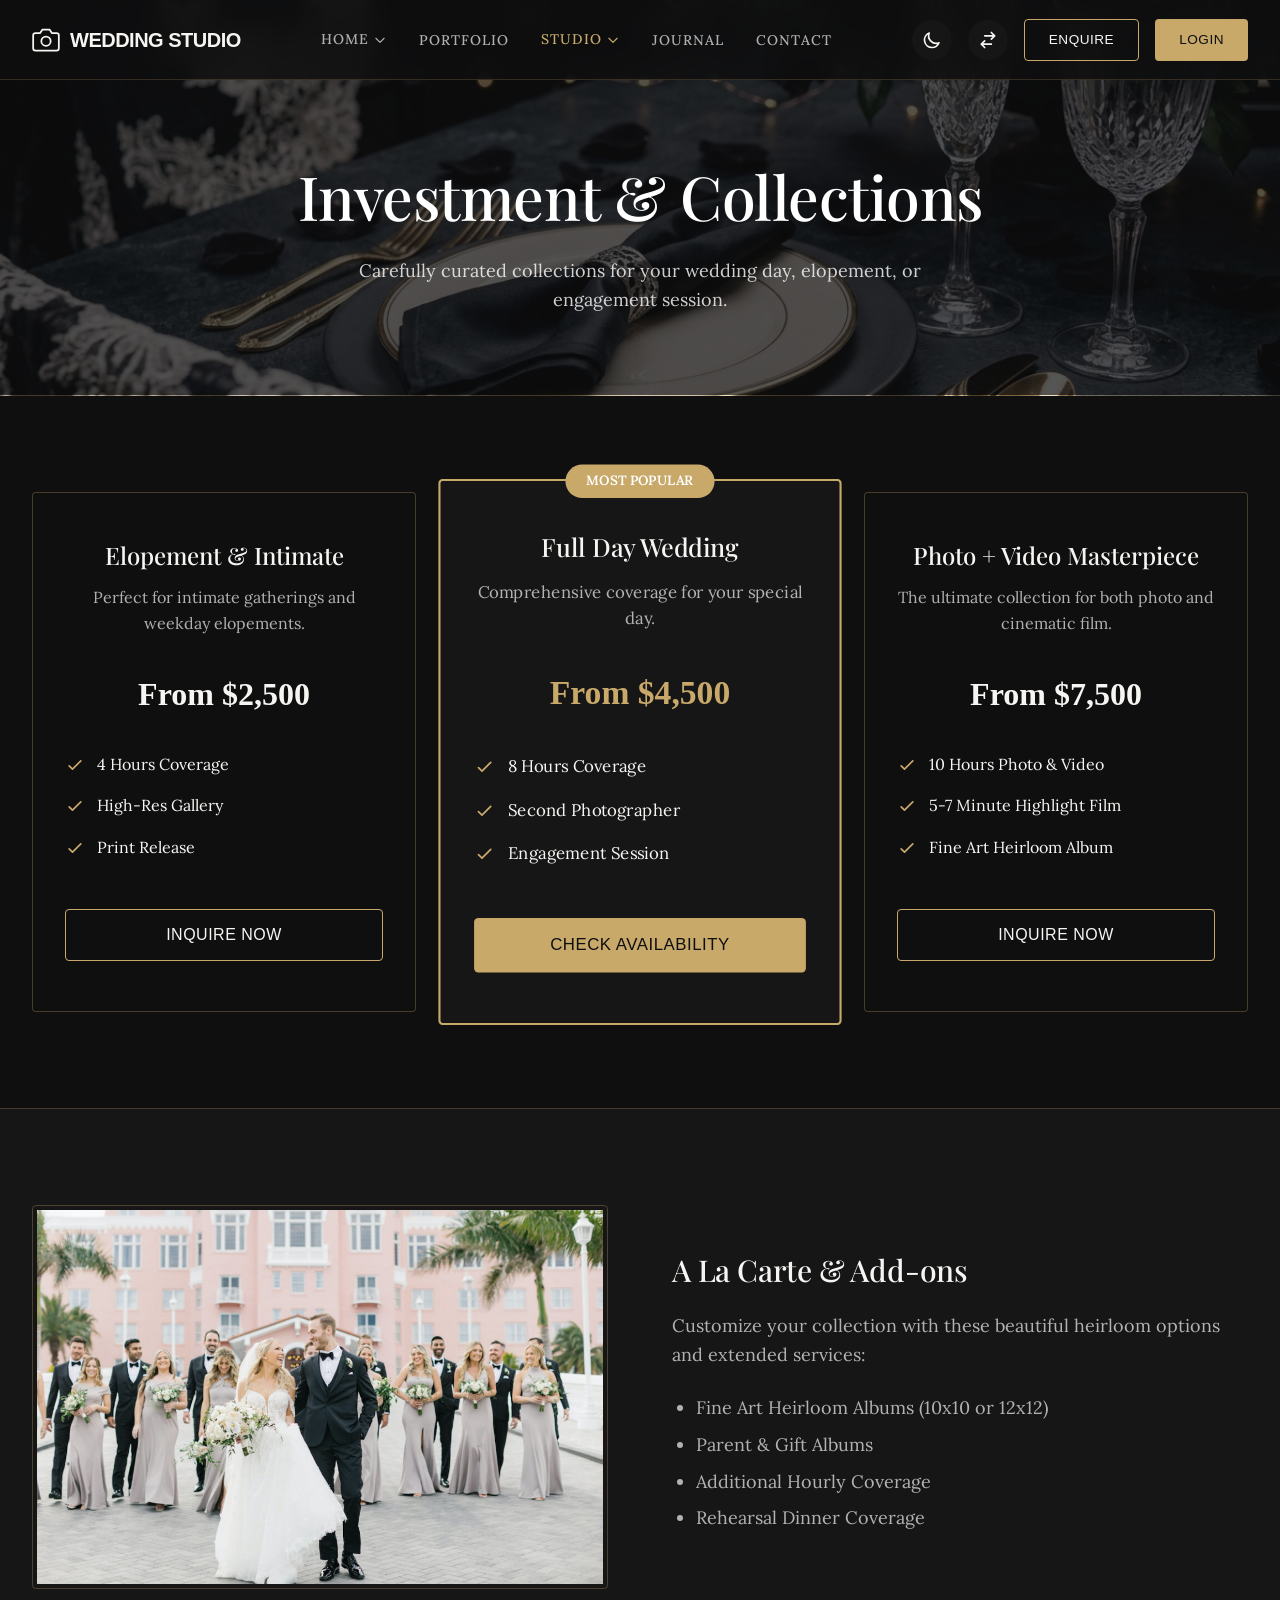
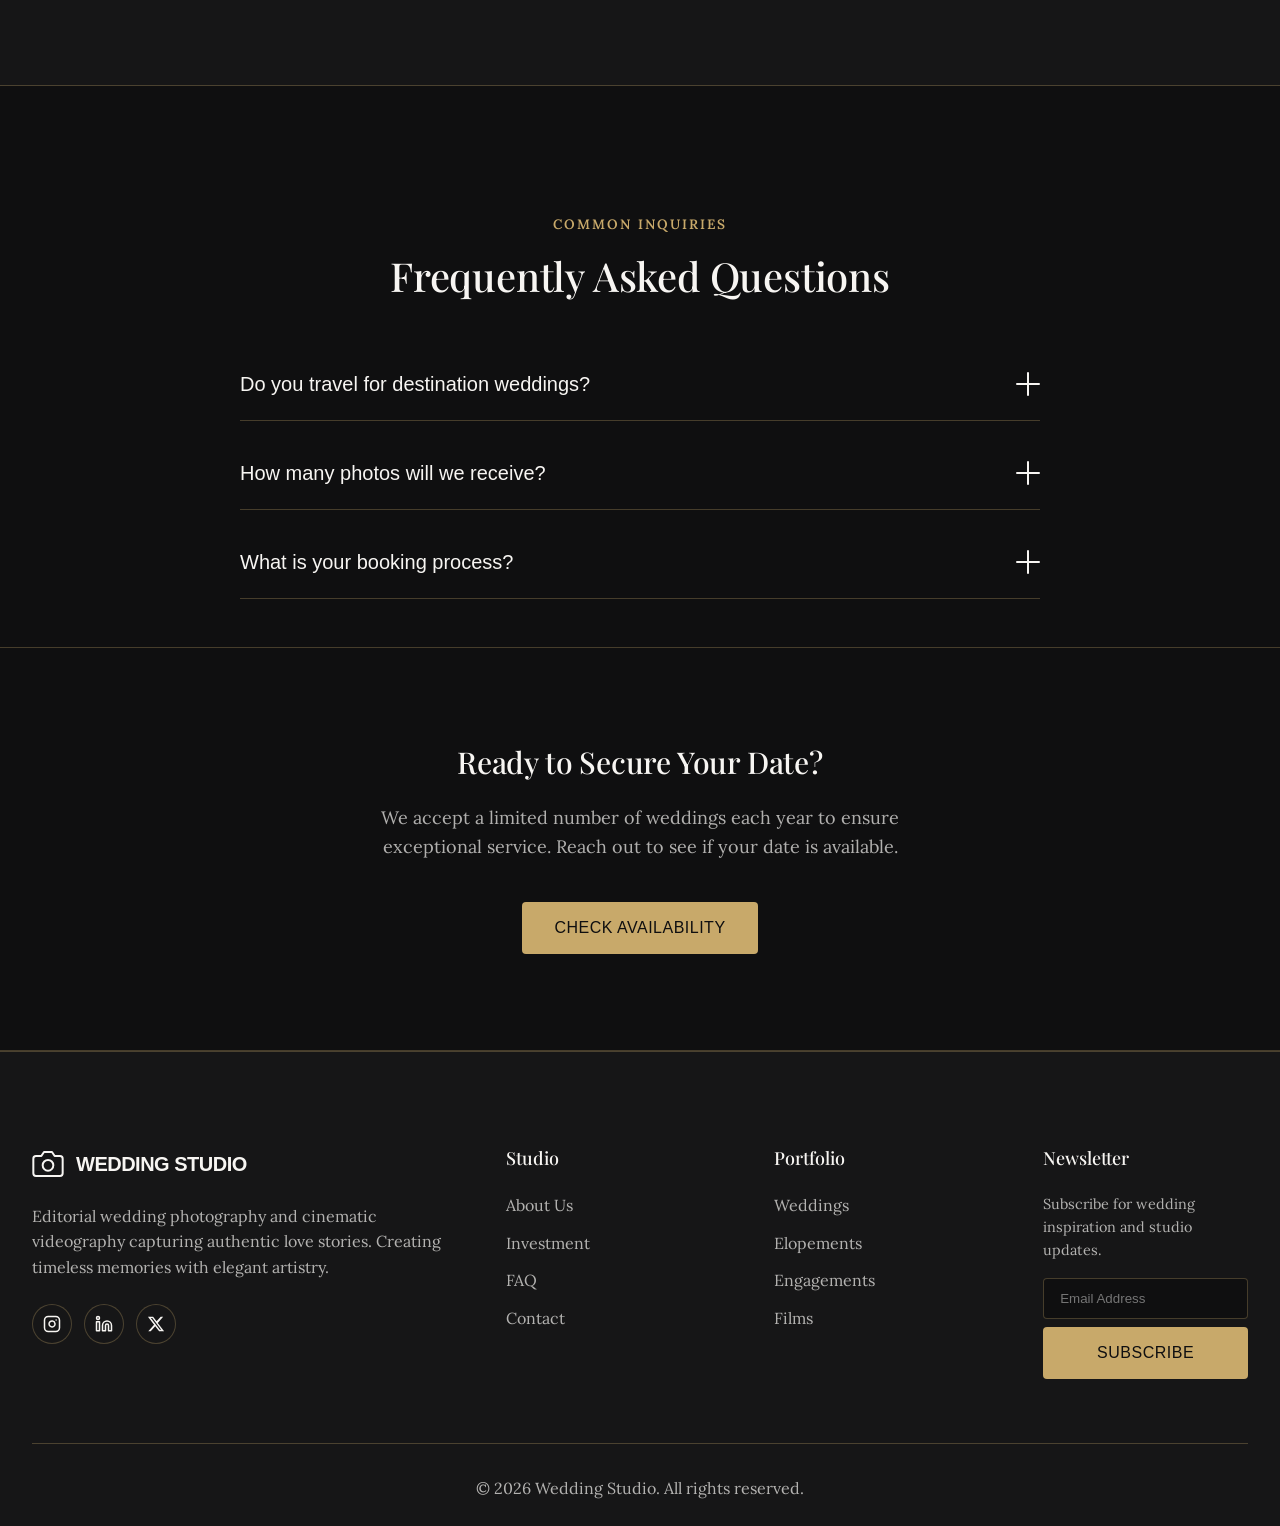
<file: pricing.html>
<!DOCTYPE html>
<html lang="en" dir="ltr">
<head>
    <meta charset="UTF-8">
    <meta name="viewport" content="width=device-width, initial-scale=1.0">
    <title>Investment | Wedding Studio</title>
    <link href="https://fonts.googleapis.com/css2?family=Lora:ital,wght@0,400;0,500;0,600;1,400&family=Playfair+Display:wght@400;500;600;700&display=swap" rel="stylesheet">
    <link rel="stylesheet" href="assets/css/style.css">
    <link rel="stylesheet" href="assets/css/dark-mode.css">
    <link rel="stylesheet" href="assets/css/rtl.css">
    <link rel="icon" type="image/svg+xml" href="assets/images/brand-logo.svg">
</head>
<body>
    <!-- Navbar -->
    <nav class="navbar">
        <div class="container flex-between">
            <a href="index.html" class="brand" style="display: flex; align-items: center;">
                <svg width="28" height="28" viewBox="0 0 24 24" fill="none" stroke="currentColor" stroke-width="1.5" stroke-linecap="round" stroke-linejoin="round" style="margin-right: 10px;">
                    <path d="M23 19a2 2 0 0 1-2 2H3a2 2 0 0 1-2-2V8a2 2 0 0 1 2-2h4l2-3h6l2 3h4a2 2 0 0 1 2 2z"></path>
                            <circle cx="12" cy="13" r="4"></circle>
                </svg>
                Wedding Studio
            </a>
                        <ul class="nav-links">
                <li class="nav-dropdown">
                    <a href="index.html" class="nav-link">Home <svg width="14" height="14" fill="none" stroke="currentColor" viewBox="0 0 24 24" style="margin-left: 4px; margin-top: 2px;"><path stroke-linecap="round" stroke-linejoin="round" stroke-width="2" d="M19 9l-7 7-7-7"></path></svg></a>
                    <div class="dropdown-content">
                        <a href="index.html">Classic Style</a>
                        <a href="home-2.html">Editorial Style</a>
                    </div>
                </li>
                <li><a href="portfolio.html" class="nav-link">Portfolio</a></li>
                <li class="nav-dropdown">
                    <a href="about.html" class="nav-link active">Studio <svg width="14" height="14" fill="none" stroke="currentColor" viewBox="0 0 24 24" style="margin-left: 4px; margin-top: 2px;"><path stroke-linecap="round" stroke-linejoin="round" stroke-width="2" d="M19 9l-7 7-7-7"></path></svg></a>
                    <div class="dropdown-content">
                        <a href="about.html">About Us</a>
                        <a href="services.html">Services</a>
                        <a href="pricing.html" class="active">Pricing</a>
                    </div>
                </li>
                <li><a href="journal.html" class="nav-link">Journal</a></li>
                <li><a href="contact.html" class="nav-link">Contact</a></li>
            </ul>
            <div class="nav-actions">
                <button id="openEnquireModal" class="btn btn-secondary" style="padding: 0 1.5rem; height: 42px; font-size: 0.85rem;">Enquire</button>
                <a href="login.html" class="btn btn-primary" style="padding: 0 1.5rem; height: 42px; font-size: 0.85rem;">Login</a>
                <button id="darkModeToggle" class="icon-btn" aria-label="Toggle Dark Mode">
                    <svg width="20" height="20" fill="none" stroke="currentColor" viewBox="0 0 24 24" xmlns="http://www.w3.org/2000/svg"><path stroke-linecap="round" stroke-linejoin="round" stroke-width="2" d="M20.354 15.354A9 9 0 018.646 3.646 9.003 9.003 0 0012 21a9.003 9.003 0 008.354-5.646z"></path></svg>
                </button>
                <button id="rtlToggle" class="icon-btn" aria-label="Toggle RTL">
                    <svg width="20" height="20" fill="none" stroke="currentColor" viewBox="0 0 24 24" xmlns="http://www.w3.org/2000/svg"><path stroke-linecap="round" stroke-linejoin="round" stroke-width="2" d="M8 7h12m0 0l-4-4m4 4l-4 4m0 6H4m0 0l4 4m-4-4l4-4"></path></svg>
                </button>
                <button class="mobile-menu-btn icon-btn" aria-label="Menu">
                    <svg width="24" height="24" fill="none" stroke="currentColor" viewBox="0 0 24 24" xmlns="http://www.w3.org/2000/svg"><path stroke-linecap="round" stroke-linejoin="round" stroke-width="2" d="M4 6h16M4 12h16M4 18h16"></path></svg>
                </button>
            </div>
        </div>
    </nav>

    <!-- Section 1: Hero -->
    <section class="section section-bg" style="position: relative; padding-top: 160px; padding-bottom: 80px; text-align: center; background-image: url('assets/images/wedding_details_4.png'); background-size: cover; background-position: center; z-index: 1;">
        <div style="position: absolute; top: 0; left: 0; width: 100%; height: 100%; background: rgba(15, 15, 16, 0.7); z-index: -1;"></div>
        <div class="container reveal">
            <h1 class="hero-title" style="color: #ffffff;">Investment & Collections</h1>
            <p class="hero-subtitle" style="max-width: 600px; margin: 0 auto; color: rgba(255,255,255,0.8);">Carefully curated collections for your wedding day, elopement, or engagement session.</p>
        </div>
    </section>

    <!-- Section 2: Pricing Tiers -->
    <section class="section">
        <div class="container">
            <div class="grid grid-3 reveal">
                <div class="card" style="padding: 3rem 2rem; text-align: center; border-color: var(--border-color);">
                    <h3 style="margin-bottom: 1rem;">Elopement & Intimate</h3>
                    <p style="color: var(--text-secondary); margin-bottom: 2rem;">Perfect for intimate gatherings and weekday elopements.</p>
                    <div style="font-size: 2rem; font-weight: 600; margin-bottom: 2rem; font-family: 'Outfit';">From $2,500</div>
                    <ul style="list-style: none; text-align: left; margin-bottom: 2rem; padding: 0;">
                        <li style="display: flex; align-items: center; gap: 0.75rem; margin-bottom: 1rem; color: var(--text-primary);"><svg width="20" height="20" fill="none" stroke="var(--accent-primary)" stroke-width="2" viewBox="0 0 24 24"><path stroke-linecap="round" stroke-linejoin="round" d="M5 13l4 4L19 7"></path></svg> 4 Hours Coverage</li>
                        <li style="display: flex; align-items: center; gap: 0.75rem; margin-bottom: 1rem; color: var(--text-primary);"><svg width="20" height="20" fill="none" stroke="var(--accent-primary)" stroke-width="2" viewBox="0 0 24 24"><path stroke-linecap="round" stroke-linejoin="round" d="M5 13l4 4L19 7"></path></svg> High-Res Gallery</li>
                        <li style="display: flex; align-items: center; gap: 0.75rem; margin-bottom: 1rem; color: var(--text-primary);"><svg width="20" height="20" fill="none" stroke="var(--accent-primary)" stroke-width="2" viewBox="0 0 24 24"><path stroke-linecap="round" stroke-linejoin="round" d="M5 13l4 4L19 7"></path></svg> Print Release</li>
                    </ul>
                    <a href="contact.html" class="btn btn-secondary" style="width: 100%;">Inquire Now</a>
                </div>
                
                <div class="card" style="padding: 3rem 2rem; text-align: center; border: 2px solid var(--accent-primary); background: var(--bg-secondary); transform: scale(1.05); z-index: 1; overflow: visible;">
                    <div style="background: var(--accent-primary); color: #fff; padding: 0.35rem 1.25rem; border-radius: 20px; font-size: 0.8rem; font-weight: 600; text-transform: uppercase; position: absolute; top: 0; left: 50%; transform: translate(-50%, -50%); white-space: nowrap;">Most Popular</div>
                    <h3 style="margin-bottom: 1rem;">Full Day Wedding</h3>
                    <p style="color: var(--text-secondary); margin-bottom: 2rem;">Comprehensive coverage for your special day.</p>
                    <div style="font-size: 2rem; font-weight: 600; margin-bottom: 2rem; font-family: 'Outfit'; color: var(--accent-primary);">From $4,500</div>
                    <ul style="list-style: none; text-align: left; margin-bottom: 2rem; padding: 0;">
                        <li style="display: flex; align-items: center; gap: 0.75rem; margin-bottom: 1rem; color: var(--text-primary);"><svg width="20" height="20" fill="none" stroke="var(--accent-primary)" stroke-width="2" viewBox="0 0 24 24"><path stroke-linecap="round" stroke-linejoin="round" d="M5 13l4 4L19 7"></path></svg> 8 Hours Coverage</li>
                        <li style="display: flex; align-items: center; gap: 0.75rem; margin-bottom: 1rem; color: var(--text-primary);"><svg width="20" height="20" fill="none" stroke="var(--accent-primary)" stroke-width="2" viewBox="0 0 24 24"><path stroke-linecap="round" stroke-linejoin="round" d="M5 13l4 4L19 7"></path></svg> Second Photographer</li>
                        <li style="display: flex; align-items: center; gap: 0.75rem; margin-bottom: 1rem; color: var(--text-primary);"><svg width="20" height="20" fill="none" stroke="var(--accent-primary)" stroke-width="2" viewBox="0 0 24 24"><path stroke-linecap="round" stroke-linejoin="round" d="M5 13l4 4L19 7"></path></svg> Engagement Session</li>
                    </ul>
                    <a href="contact.html" class="btn btn-primary" style="width: 100%;">Check Availability</a>
                </div>

                <div class="card" style="padding: 3rem 2rem; text-align: center; border-color: var(--border-color);">
                    <h3 style="margin-bottom: 1rem;">Photo + Video Masterpiece</h3>
                    <p style="color: var(--text-secondary); margin-bottom: 2rem;">The ultimate collection for both photo and cinematic film.</p>
                    <div style="font-size: 2rem; font-weight: 600; margin-bottom: 2rem; font-family: 'Outfit';">From $7,500</div>
                    <ul style="list-style: none; text-align: left; margin-bottom: 2rem; padding: 0;">
                        <li style="display: flex; align-items: center; gap: 0.75rem; margin-bottom: 1rem; color: var(--text-primary);"><svg width="20" height="20" fill="none" stroke="var(--accent-primary)" stroke-width="2" viewBox="0 0 24 24"><path stroke-linecap="round" stroke-linejoin="round" d="M5 13l4 4L19 7"></path></svg> 10 Hours Photo & Video</li>
                        <li style="display: flex; align-items: center; gap: 0.75rem; margin-bottom: 1rem; color: var(--text-primary);"><svg width="20" height="20" fill="none" stroke="var(--accent-primary)" stroke-width="2" viewBox="0 0 24 24"><path stroke-linecap="round" stroke-linejoin="round" d="M5 13l4 4L19 7"></path></svg> 5-7 Minute Highlight Film</li>
                        <li style="display: flex; align-items: center; gap: 0.75rem; margin-bottom: 1rem; color: var(--text-primary);"><svg width="20" height="20" fill="none" stroke="var(--accent-primary)" stroke-width="2" viewBox="0 0 24 24"><path stroke-linecap="round" stroke-linejoin="round" d="M5 13l4 4L19 7"></path></svg> Fine Art Heirloom Album</li>
                    </ul>
                    <a href="contact.html" class="btn btn-secondary" style="width: 100%;">Inquire Now</a>
                </div>
            </div>
        </div>
    </section>

    <!-- Section 3: Trade Requirements -->
    <section class="section section-bg">
        <div class="container reveal">
            <div class="grid grid-2 align-center" style="gap: 4rem;">
                <div style="flex: 1;">
                    <img src="assets/images/wedding_ceremony_8.png" alt="Craftsmanship" style="border-radius: 4px; max-height: 400px; width: 100%; object-fit: cover;">
                </div>
                <div class="trade-requirements-content" style="flex: 1;">
                    <h2 style="margin-bottom: 1.5rem;">A La Carte & Add-ons</h2>
                    <p class="text-large">Customize your collection with these beautiful heirloom options and extended services:</p>
                    <ul style="margin-top: 1.5rem; padding-left: 1.5rem; color: var(--text-secondary); font-size: 1.125rem;">
                        <li style="margin-bottom: 0.5rem;">Fine Art Heirloom Albums (10x10 or 12x12)</li>
                        <li style="margin-bottom: 0.5rem;">Parent & Gift Albums</li>
                        <li style="margin-bottom: 0.5rem;">Additional Hourly Coverage</li>
                        <li style="margin-bottom: 0.5rem;">Rehearsal Dinner Coverage</li>
                    </ul>
                </div>
            </div>
        </div>
    </section>

    <!-- Section 4: Frequently Asked Questions -->
    <section class="sec-faq" style="padding-bottom: 2rem;">
        <div class="container reveal">
            <div class="text-center" style="margin-bottom: 3rem;">
                <span class="eyebrow" style="color: var(--accent-premium); letter-spacing: 2px; text-transform: uppercase; font-weight: 600; font-size: 0.85rem; margin-bottom: 1rem; display: block;">Common Inquiries</span>
                <h2 style="font-size: 2.5rem; color: var(--text-primary);">Frequently Asked Questions</h2>
            </div>
            
            <div class="faq-container">
                <div class="faq-item">
                    <button class="faq-question">
                        Do you travel for destination weddings?
                        <span class="faq-icon"></span>
                    </button>
                    <div class="faq-answer">
                        <div class="faq-answer-inner">
                            Absolutely! We love traveling to capture beautiful destination weddings. For weddings outside of our local area, we simply require our travel and accommodation expenses to be covered. We will handle all the travel arrangements ourselves so you don't have to worry about a thing.
                        </div>
                    </div>
                </div>

                <div class="faq-item">
                    <button class="faq-question">
                        How many photos will we receive?
                        <span class="faq-icon"></span>
                    </button>
                    <div class="faq-answer">
                        <div class="faq-answer-inner">
                            While we focus on quality over quantity, you can generally expect to receive between 50 to 75 professionally retouched images per hour of coverage. A standard 8-hour wedding typically yields a gallery of 400 to 600 stunning photos.
                        </div>
                    </div>
                </div>

                <div class="faq-item">
                    <button class="faq-question">
                        What is your booking process?
                        <span class="faq-icon"></span>
                    </button>
                    <div class="faq-answer">
                        <div class="faq-answer-inner">
                            To secure your date, we require a signed contract and a 50% non-refundable retainer. The remaining balance is due 30 days prior to your wedding day. Dates are booked on a first-come, first-served basis.
                        </div>
                    </div>
                </div>
            </div>
        </div>
    </section>

    <!-- Section 5: CTA -->
    <section class="section text-center">
        <div class="container reveal">
            <h2>Ready to Secure Your Date?</h2>
            <p class="text-large" style="max-width: 600px; margin: 1.5rem auto 2.5rem;">We accept a limited number of weddings each year to ensure exceptional service. Reach out to see if your date is available.</p>
            <a href="contact.html" class="btn btn-primary">Check Availability</a>
        </div>
    </section>

    <!-- Footer -->
    <footer class="footer">
        <div class="container">
            <div class="footer-grid">
                <div>
                    <a href="index.html" class="footer-brand" style="display: flex; align-items: center;">
                        <svg width="32" height="32" viewBox="0 0 24 24" fill="none" stroke="currentColor" stroke-width="1.5" stroke-linecap="round" stroke-linejoin="round" style="margin-right: 12px;">
                            <path d="M23 19a2 2 0 0 1-2 2H3a2 2 0 0 1-2-2V8a2 2 0 0 1 2-2h4l2-3h6l2 3h4a2 2 0 0 1 2 2z"></path>
                            <circle cx="12" cy="13" r="4"></circle>
                        </svg>
                        Wedding Studio
                    </a>
                    <p>Editorial wedding photography and cinematic videography capturing authentic love stories. Creating timeless memories with elegant artistry.</p>
                    <div class="footer-socials" style="margin-top: 1.5rem; display: flex; gap: 0.75rem;">
                        <a href="#" class="social-icon" aria-label="Instagram">
                            <svg width="18" height="18" fill="none" stroke="currentColor" stroke-width="2" stroke-linecap="round" stroke-linejoin="round" viewBox="0 0 24 24"><rect x="2" y="2" width="20" height="20" rx="5" ry="5"></rect><path d="M16 11.37A4 4 0 1112.63 8 4 4 0 0116 11.37z"></path><line x1="17.5" y1="6.5" x2="17.51" y2="6.5"></line></svg>
                        </a>
                        <a href="#" class="social-icon" aria-label="LinkedIn">
                            <svg width="18" height="18" fill="none" stroke="currentColor" stroke-width="2" stroke-linecap="round" stroke-linejoin="round" viewBox="0 0 24 24"><path d="M16 8a6 6 0 016 6v7h-4v-7a2 2 0 00-2-2 2 2 0 00-2 2v7h-4v-7a6 6 0 016-6z"></path><rect x="2" y="9" width="4" height="12"></rect><circle cx="4" cy="4" r="2"></circle></svg>
                        </a>
                        <a href="#" class="social-icon" aria-label="X (formerly Twitter)">
                            <svg width="18" height="18" viewBox="0 0 24 24" fill="currentColor" stroke="none"><path d="M18.244 2.25h3.308l-7.227 8.26 8.502 11.24H16.17l-5.214-6.817L4.99 21.75H1.68l7.73-8.835L1.254 2.25H8.08l4.713 6.231zm-1.161 17.52h1.833L7.084 4.126H5.117z"/></svg>
                        </a>
                    </div>
                </div>
                <div>
                    <h5 class="footer-title">Studio</h5>
                    <ul class="footer-links">
                        <li><a href="about.html">About Us</a></li>
                        <li><a href="pricing.html" class="active">Investment</a></li>
                        <li><a href="#">FAQ</a></li>
                        <li><a href="contact.html">Contact</a></li>
                    </ul>
                </div>
                <div>
                    <h5 class="footer-title">Portfolio</h5>
                    <ul class="footer-links">
                        <li><a href="portfolio.html">Weddings</a></li>
                        <li><a href="portfolio.html">Elopements</a></li>
                        <li><a href="portfolio.html">Engagements</a></li>
                        <li><a href="portfolio.html">Films</a></li>
                    </ul>
                </div>
                <div>
                    <h5 class="footer-title">Newsletter</h5>
                    <p style="margin-bottom: 1rem; color: var(--text-secondary); font-size: 0.9rem;">Subscribe for wedding inspiration and studio updates.</p>
                    <form class="newsletter-form" style="display: flex; gap: 0.5rem; flex-direction: column;">
                        <input type="email" placeholder="Email Address" required style="padding: 0.75rem 1rem; border-radius: 4px; border: 1px solid var(--border-color); background: var(--bg-primary); color: var(--text-primary); width: 100%; outline: none; transition: 0.3s;">
                        <button type="submit" class="btn btn-primary" style="padding: 0.75rem 1rem; width: 100%; justify-content: center;">Subscribe</button>
                    </form>
                </div>
            </div>
            <div class="footer-bottom">
                <p>&copy; 2026 Wedding Studio. All rights reserved.</p>
            </div>
        </div>
    </footer>

    <!-- Back to Top -->
    <button id="backToTop" class="back-to-top" aria-label="Back to Top">
        <svg width="24" height="24" fill="none" stroke="currentColor" viewBox="0 0 24 24" xmlns="http://www.w3.org/2000/svg"><path stroke-linecap="round" stroke-linejoin="round" stroke-width="2" d="M5 15l7-7 7 7"></path></svg>
    </button>
    <script src="assets/js/main.js"></script>

    <!-- Enquiry Modal HTML -->
    <div class="modal-overlay" id="enquireOverlay">
        <div class="enquire-modal">
            <button class="close-modal" id="closeEnquireModal">
                <svg width="24" height="24" fill="none" stroke="currentColor" viewBox="0 0 24 24"><path stroke-linecap="round" stroke-linejoin="round" stroke-width="2" d="M6 18L18 6M6 6l12 12"></path></svg>
            </button>
            <div class="step-indicator">
                <div class="step-dot active" id="dot1"></div>
                <div class="step-dot" id="dot2"></div>
                <div class="step-dot" id="dot3"></div>
            </div>
            
            <form id="enquireForm">
                <!-- Step 1 -->
                <div class="form-step active" id="step1">
                    <h2 style="margin-bottom: 1.5rem; font-size: 1.8rem; text-align: center;">Let's Get Started</h2>
                    <div class="enquire-form-group">
                        <label>Your Name</label>
                        <input type="text" placeholder="John Doe" required>
                    </div>
                    <div class="enquire-form-group">
                        <label>Email Address</label>
                        <input type="email" placeholder="john@example.com" required>
                    </div>
                    <div class="enquire-form-group">
                        <label>Phone Number</label>
                        <input type="tel" placeholder="(555) 123-4567" required>
                    </div>
                    <div class="modal-actions" style="justify-content: flex-end;">
                        <button type="button" class="btn btn-primary" onclick="nextStep(2)">Next Step</button>
                    </div>
                </div>

                <!-- Step 2 -->
                <div class="form-step" id="step2">
                    <h2 style="margin-bottom: 1.5rem; font-size: 1.8rem; text-align: center;">Wedding Details</h2>
                    <div class="enquire-form-group">
                        <label>Photography Style</label>
                        <select required>
                            <option value="">Select a style</option>
                            <option value="editorial">Editorial</option>
                            <option value="cinematic">Cinematic</option>
                            <option value="classic">Classic</option>
                        </select>
                    </div>
                    <div class="enquire-form-group">
                        <label>Estimated Guest Count</label>
                        <select required>
                            <option value="">Select range</option>
                            <option value="elopement">Under 20 (Elopement)</option>
                            <option value="small">20 - 75</option>
                            <option value="medium">75 - 150</option>
                            <option value="large">150+</option>
                        </select>
                    </div>
                    <div class="modal-actions">
                        <button type="button" class="btn btn-secondary" onclick="prevStep(1)">Back</button>
                        <button type="button" class="btn btn-primary" onclick="nextStep(3)">Next Step</button>
                    </div>
                </div>

                <!-- Step 3 -->
                <div class="form-step" id="step3">
                    <h2 style="margin-bottom: 1.5rem; font-size: 1.8rem; text-align: center;">Date & Venue</h2>
                    <div class="enquire-form-group">
                        <label>Wedding Date</label>
                        <input type="date" required>
                    </div>
                    <div class="enquire-form-group">
                        <label>Venue (or City)</label>
                        <input type="text" placeholder="e.g. Tuscany, Italy" required>
                    </div>
                    <div class="modal-actions">
                        <button type="button" class="btn btn-secondary" onclick="prevStep(2)">Back</button>
                        <button type="submit" class="btn btn-primary">Check Availability</button>
                    </div>
                </div>

                <!-- Step 4 (Success) -->
                <div class="form-step" id="step4" style="text-align: center; padding: 2rem 0;">
                    <svg width="64" height="64" fill="none" stroke="var(--accent-primary)" viewBox="0 0 24 24" style="margin: 0 auto 1.5rem;"><path stroke-linecap="round" stroke-linejoin="round" stroke-width="1.5" d="M9 12l2 2 4-4m6 2a9 9 0 11-18 0 9 9 0 0118 0z"></path></svg>
                    <h2 style="margin-bottom: 1rem; font-size: 1.8rem;">Request Received!</h2>
                    <p style="color: var(--text-secondary); line-height: 1.6;">Thank you for your enquiry. Our studio manager will get back to you within 24 hours regarding your date.</p>
                </div>
            </form>
        </div>
    </div>

    <!-- Modal JS -->
    <script>
        const openBtn = document.getElementById('openEnquireModal');
        const overlay = document.getElementById('enquireOverlay');
        const closeBtn = document.getElementById('closeEnquireModal');
        
        if(openBtn) openBtn.addEventListener('click', (e) => { e.preventDefault(); overlay.classList.add('active'); document.body.style.overflow = 'hidden'; });
        if(closeBtn) closeBtn.addEventListener('click', () => { overlay.classList.remove('active'); document.body.style.overflow = 'auto'; });
        if(overlay) overlay.addEventListener('click', (e) => { if(e.target === overlay) { overlay.classList.remove('active'); document.body.style.overflow = 'auto'; }});

        function nextStep(step) {
            document.querySelectorAll('.form-step').forEach(s => s.classList.remove('active'));
            document.getElementById('step' + step).classList.add('active');
            updateDots(step);
        }

        function prevStep(step) {
            document.querySelectorAll('.form-step').forEach(s => s.classList.remove('active'));
            document.getElementById('step' + step).classList.add('active');
            updateDots(step);
        }

        function updateDots(step) {
            document.querySelectorAll('.step-dot').forEach((dot, index) => {
                if(index < step) dot.classList.add('active');
                else dot.classList.remove('active');
            });
            if(step === 4) document.querySelector('.step-indicator').style.display = 'none';
        }

        document.getElementById('enquireForm')?.addEventListener('submit', function(e) {
            e.preventDefault();
            nextStep(4);
        });
    </script>
</body>
</html>
</file>
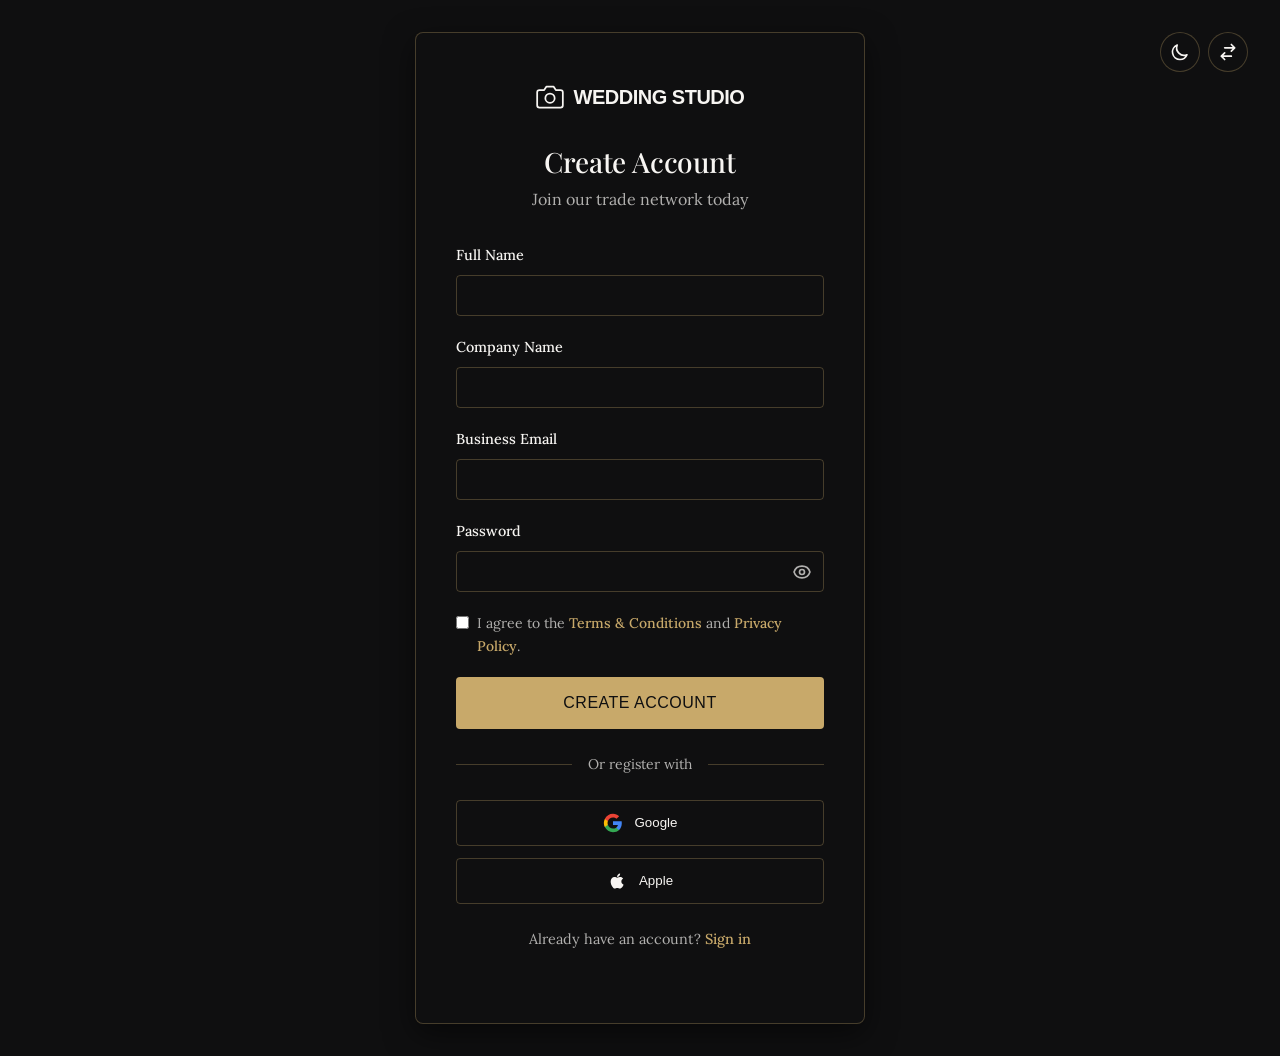
<file: register.html>
<!DOCTYPE html>
<html lang="en" dir="ltr">
<head>
    <meta charset="UTF-8">
    <meta name="viewport" content="width=device-width, initial-scale=1.0">
    <title>Register | Wedding Studio </title>
    <link href="https://fonts.googleapis.com/css2?family=Lora:ital,wght@0,400;0,500;0,600;1,400&family=Playfair+Display:wght@400;500;600;700&display=swap" rel="stylesheet">
    <link rel="stylesheet" href="assets/css/style.css">
    <link rel="stylesheet" href="assets/css/dark-mode.css">
    <link rel="stylesheet" href="assets/css/rtl.css">
    <style>
        body {
            background-color: var(--bg-primary);
            min-height: 100vh;
            display: flex;
            flex-direction: column;
            align-items: center;
            justify-content: center;
            padding: 2rem;
        }
        .auth-card {
            background: var(--bg-card);
            padding: 3rem 2.5rem;
            border-radius: 8px;
            width: 100%;
            max-width: 450px;
            box-shadow: var(--shadow-soft);
            border: 1px solid var(--border-color);
            text-align: center;
        }
        .auth-logo {
            display: flex;
            justify-content: center;
            align-items: center;
            margin-bottom: 2rem;
            font-family: 'Outfit', sans-serif;
            font-size: 1.25rem;
            font-weight: 600;
            color: var(--text-primary);
            text-decoration: none;
            letter-spacing: -0.5px;
            text-transform: uppercase;
        }
        /* Logo SVG icon: dynamic color */
        .auth-logo svg { color: var(--text-primary); }
        .auth-card h2 { margin-bottom: 0.5rem; font-size: 1.75rem; }
        .auth-card p.subtitle { color: var(--text-secondary); margin-bottom: 2rem; }
        .form-group { margin-bottom: 1.25rem; text-align: left; }
        .form-label { display: block; margin-bottom: 0.5rem; font-weight: 500; font-size: 0.9rem; color: var(--text-primary); }
        .form-control { width: 100%; padding: 0.75rem 1rem; border: 1px solid var(--border-color); border-radius: 4px; background: transparent; color: var(--text-primary); outline: none; transition: 0.3s; }
        .form-control:focus { border-color: var(--accent-premium); }
        
        .input-wrapper { position: relative; }
        .password-toggle { position: absolute; right: 0.75rem; top: 50%; transform: translateY(-50%); background: none; border: none; cursor: pointer; color: var(--text-secondary); display: flex; align-items: center; justify-content: center; }
        
        .auth-link { color: var(--accent-premium); text-decoration: none; font-weight: 500; transition: color 0.3s; }
        .auth-link:hover { color: #003642; text-decoration: underline; }
        
        body.dark-mode .auth-link { color: #4DB8CC; }
        body.dark-mode .auth-link:hover { color: #7CE0F2; text-decoration: underline; }
        
        .social-login { margin-top: 1.5rem; }
        .social-btn { display: flex; align-items: center; justify-content: center; gap: 0.75rem; width: 100%; padding: 0.75rem; border: 1px solid var(--border-color); border-radius: 4px; background: transparent; color: var(--text-primary); cursor: pointer; margin-bottom: 0.75rem; transition: 0.3s; font-weight: 500; }
        .social-btn:hover { background: rgba(0, 0, 0, 0.04); border-color: var(--text-secondary); }
        body.dark-mode .social-btn:hover { background: rgba(255, 255, 255, 0.1); border-color: rgba(255, 255, 255, 0.3); }
        
        .divider { display: flex; align-items: center; margin: 1.5rem 0; color: var(--text-secondary); font-size: 0.875rem; }
        .divider::before, .divider::after { content: ""; flex: 1; border-bottom: 1px solid var(--border-color); }
        .divider::before { margin-right: 1rem; }
        .divider::after { margin-left: 1rem; }
        
        .fixed-toggles { 
            position: absolute;
            top: 2rem;
            right: 2rem;
            display: flex; 
            gap: 0.5rem; 
        }
        
        @media (max-width: 480px) {
            body { padding: 1rem; }
            .auth-card { padding: 2rem 1.5rem; }
            .fixed-toggles {
                position: static;
                justify-content: flex-end;
                width: 100%;
                margin-bottom: 1rem;
            }
        }
    </style>
    <link rel="icon" type="image/svg+xml" href="assets/images/brand-logo.svg">
</head>
<body>
    <div class="fixed-toggles">
        <button id="darkModeToggle" class="icon-btn" aria-label="Toggle Dark Mode" style="background: var(--bg-card); border: 1px solid var(--border-color);">
            <svg width="20" height="20" fill="none" stroke="currentColor" viewBox="0 0 24 24" xmlns="http://www.w3.org/2000/svg"><path stroke-linecap="round" stroke-linejoin="round" stroke-width="2" d="M20.354 15.354A9 9 0 018.646 3.646 9.003 9.003 0 0012 21a9.003 9.003 0 008.354-5.646z"></path></svg>
        </button>
        <button id="rtlToggle" class="icon-btn" aria-label="Toggle RTL" style="background: var(--bg-card); border: 1px solid var(--border-color);">
            <svg width="20" height="20" fill="none" stroke="currentColor" viewBox="0 0 24 24" xmlns="http://www.w3.org/2000/svg"><path stroke-linecap="round" stroke-linejoin="round" stroke-width="2" d="M8 7h12m0 0l-4-4m4 4l-4 4m0 6H4m0 0l4 4m-4-4l4-4"></path></svg>
        </button>
    </div>

    <div class="auth-card">
        <a href="index.html" class="auth-logo">
            <svg width="28" height="28" viewBox="0 0 24 24" fill="none" stroke="currentColor" stroke-width="1.5" stroke-linecap="round" stroke-linejoin="round" style="margin-right: 10px;">
                <path d="M23 19a2 2 0 0 1-2 2H3a2 2 0 0 1-2-2V8a2 2 0 0 1 2-2h4l2-3h6l2 3h4a2 2 0 0 1 2 2z"></path>
                            <circle cx="12" cy="13" r="4"></circle>
            </svg>
            Wedding Studio
        </a>
        <h2>Create Account</h2>
        <p class="subtitle">Join our trade network today</p>
        
        <form>
            <div class="form-group">
                <label class="form-label">Full Name</label>
                <input type="text" class="form-control" required>
            </div>
            <div class="form-group">
                <label class="form-label">Company Name</label>
                <input type="text" class="form-control" required>
            </div>
            <div class="form-group">
                <label class="form-label">Business Email</label>
                <input type="email" class="form-control" required>
            </div>
            <div class="form-group">
                <label class="form-label">Password</label>
                <div class="input-wrapper">
                    <input type="password" class="form-control" id="reg-password" required style="padding-right: 2.5rem;">
                    <button type="button" class="password-toggle" onclick="togglePassword('reg-password')">
                        <svg width="20" height="20" fill="none" stroke="currentColor" viewBox="0 0 24 24"><path stroke-linecap="round" stroke-linejoin="round" stroke-width="2" d="M15 12a3 3 0 11-6 0 3 3 0 016 0z"></path><path stroke-linecap="round" stroke-linejoin="round" stroke-width="2" d="M2.458 12C3.732 7.943 7.523 5 12 5c4.478 0 8.268 2.943 9.542 7-1.274 4.057-5.064 7-9.542 7-4.477 0-8.268-2.943-9.542-7z"></path></svg>
                    </button>
                </div>
            </div>
            
            <div class="form-group" style="font-size: 0.875rem;">
                <label style="display: flex; align-items: flex-start; gap: 0.5rem; cursor: pointer;">
                    <input type="checkbox" required style="margin-top: 0.25rem;"> 
                    <span style="color: var(--text-secondary);">I agree to the <a href="#" class="auth-link">Terms & Conditions</a> and <a href="#" class="auth-link">Privacy Policy</a>.</span>
                </label>
            </div>
            
            <button type="submit" class="btn btn-primary" style="width: 100%;">Create Account</button>
        </form>

        <div class="divider">Or register with</div>

        <div class="social-login">
            <button class="social-btn">
                <svg width="20" height="20" viewBox="0 0 24 24"><path fill="#4285F4" d="M22.56 12.25c0-.78-.07-1.53-.2-2.25H12v4.26h5.92c-.26 1.37-1.04 2.53-2.21 3.31v2.77h3.57c2.08-1.92 3.28-4.74 3.28-8.09z"/><path fill="#34A853" d="M12 23c2.97 0 5.46-.98 7.28-2.66l-3.57-2.77c-.98.66-2.23 1.06-3.71 1.06-2.86 0-5.29-1.93-6.16-4.53H2.18v2.84C3.99 20.53 7.7 23 12 23z"/><path fill="#FBBC05" d="M5.84 14.09c-.22-.66-.35-1.36-.35-2.09s.13-1.43.35-2.09V7.07H2.18C1.43 8.55 1 10.22 1 12s.43 3.45 1.18 4.93l2.85-2.22.81-.62z"/><path fill="#EA4335" d="M12 5.38c1.62 0 3.06.56 4.21 1.64l3.15-3.15C17.45 2.09 14.97 1 12 1 7.7 1 3.99 3.47 2.18 7.07l3.66 2.84c.87-2.6 3.3-4.53 6.16-4.53z"/></svg>
                Google
            </button>
            <button class="social-btn">
                <svg width="20" height="20" viewBox="0 0 24 24" fill="currentColor"><path d="M17.05 20.28c-.98.95-2.05.8-3.08.35-1.09-.46-2.09-.48-3.24 0-1.44.62-2.2.44-3.06-.35C2.79 15.25 3.51 7.59 9.05 7.31c1.35.07 2.29.74 3.08.8 1.18-.04 2.26-.74 3.58-.8 1.56-.05 2.87.68 3.65 1.83-3.15 1.84-2.6 6.13.56 7.32-.73 1.63-1.66 3.12-2.87 3.82zM12.03 7.25c-.15-2.23 1.66-4.07 3.74-4.25.32 2.34-1.92 4.31-3.74 4.25z"/></svg>
                Apple
            </button>
        </div>

        <p style="margin-top: 1.5rem; font-size: 0.9rem;">Already have an account? <a href="login.html" class="auth-link">Sign in</a></p>
    </div>

    <script src="assets/js/main.js"></script>
    <script>
        function togglePassword(inputId) {
            const input = document.getElementById(inputId);
            if (input.type === 'password') {
                input.type = 'text';
            } else {
                input.type = 'password';
            }
        }
    </script>

    <!-- Enquiry Modal HTML -->
    <div class="modal-overlay" id="enquireOverlay">
        <div class="enquire-modal">
            <button class="close-modal" id="closeEnquireModal">
                <svg width="24" height="24" fill="none" stroke="currentColor" viewBox="0 0 24 24"><path stroke-linecap="round" stroke-linejoin="round" stroke-width="2" d="M6 18L18 6M6 6l12 12"></path></svg>
            </button>
            <div class="step-indicator">
                <div class="step-dot active" id="dot1"></div>
                <div class="step-dot" id="dot2"></div>
                <div class="step-dot" id="dot3"></div>
            </div>
            
            <form id="enquireForm">
                <!-- Step 1 -->
                <div class="form-step active" id="step1">
                    <h2 style="margin-bottom: 1.5rem; font-size: 1.8rem; text-align: center;">Let's Get Started</h2>
                    <div class="enquire-form-group">
                        <label>Your Name</label>
                        <input type="text" placeholder="John Doe" required>
                    </div>
                    <div class="enquire-form-group">
                        <label>Email Address</label>
                        <input type="email" placeholder="john@example.com" required>
                    </div>
                    <div class="enquire-form-group">
                        <label>Phone Number</label>
                        <input type="tel" placeholder="(555) 123-4567" required>
                    </div>
                    <div class="modal-actions" style="justify-content: flex-end;">
                        <button type="button" class="btn btn-primary" onclick="nextStep(2)">Next Step</button>
                    </div>
                </div>

                <!-- Step 2 -->
                <div class="form-step" id="step2">
                    <h2 style="margin-bottom: 1.5rem; font-size: 1.8rem; text-align: center;">Wedding Details</h2>
                    <div class="enquire-form-group">
                        <label>Photography Style</label>
                        <select required>
                            <option value="">Select a style</option>
                            <option value="editorial">Editorial</option>
                            <option value="cinematic">Cinematic</option>
                            <option value="classic">Classic</option>
                        </select>
                    </div>
                    <div class="enquire-form-group">
                        <label>Estimated Guest Count</label>
                        <select required>
                            <option value="">Select range</option>
                            <option value="elopement">Under 20 (Elopement)</option>
                            <option value="small">20 - 75</option>
                            <option value="medium">75 - 150</option>
                            <option value="large">150+</option>
                        </select>
                    </div>
                    <div class="modal-actions">
                        <button type="button" class="btn btn-secondary" onclick="prevStep(1)">Back</button>
                        <button type="button" class="btn btn-primary" onclick="nextStep(3)">Next Step</button>
                    </div>
                </div>

                <!-- Step 3 -->
                <div class="form-step" id="step3">
                    <h2 style="margin-bottom: 1.5rem; font-size: 1.8rem; text-align: center;">Date & Venue</h2>
                    <div class="enquire-form-group">
                        <label>Wedding Date</label>
                        <input type="date" required>
                    </div>
                    <div class="enquire-form-group">
                        <label>Venue (or City)</label>
                        <input type="text" placeholder="e.g. Tuscany, Italy" required>
                    </div>
                    <div class="modal-actions">
                        <button type="button" class="btn btn-secondary" onclick="prevStep(2)">Back</button>
                        <button type="submit" class="btn btn-primary">Check Availability</button>
                    </div>
                </div>

                <!-- Step 4 (Success) -->
                <div class="form-step" id="step4" style="text-align: center; padding: 2rem 0;">
                    <svg width="64" height="64" fill="none" stroke="var(--accent-primary)" viewBox="0 0 24 24" style="margin: 0 auto 1.5rem;"><path stroke-linecap="round" stroke-linejoin="round" stroke-width="1.5" d="M9 12l2 2 4-4m6 2a9 9 0 11-18 0 9 9 0 0118 0z"></path></svg>
                    <h2 style="margin-bottom: 1rem; font-size: 1.8rem;">Request Received!</h2>
                    <p style="color: var(--text-secondary); line-height: 1.6;">Thank you for your enquiry. Our studio manager will get back to you within 24 hours regarding your date.</p>
                </div>
            </form>
        </div>
    </div>

    <!-- Modal JS -->
    <script>
        const openBtn = document.getElementById('openEnquireModal');
        const overlay = document.getElementById('enquireOverlay');
        const closeBtn = document.getElementById('closeEnquireModal');
        
        if(openBtn) openBtn.addEventListener('click', (e) => { e.preventDefault(); overlay.classList.add('active'); document.body.style.overflow = 'hidden'; });
        if(closeBtn) closeBtn.addEventListener('click', () => { overlay.classList.remove('active'); document.body.style.overflow = 'auto'; });
        if(overlay) overlay.addEventListener('click', (e) => { if(e.target === overlay) { overlay.classList.remove('active'); document.body.style.overflow = 'auto'; }});

        function nextStep(step) {
            document.querySelectorAll('.form-step').forEach(s => s.classList.remove('active'));
            document.getElementById('step' + step).classList.add('active');
            updateDots(step);
        }

        function prevStep(step) {
            document.querySelectorAll('.form-step').forEach(s => s.classList.remove('active'));
            document.getElementById('step' + step).classList.add('active');
            updateDots(step);
        }

        function updateDots(step) {
            document.querySelectorAll('.step-dot').forEach((dot, index) => {
                if(index < step) dot.classList.add('active');
                else dot.classList.remove('active');
            });
            if(step === 4) document.querySelector('.step-indicator').style.display = 'none';
        }

        document.getElementById('enquireForm')?.addEventListener('submit', function(e) {
            e.preventDefault();
            nextStep(4);
        });
    </script>
</body>
</html>
</file>
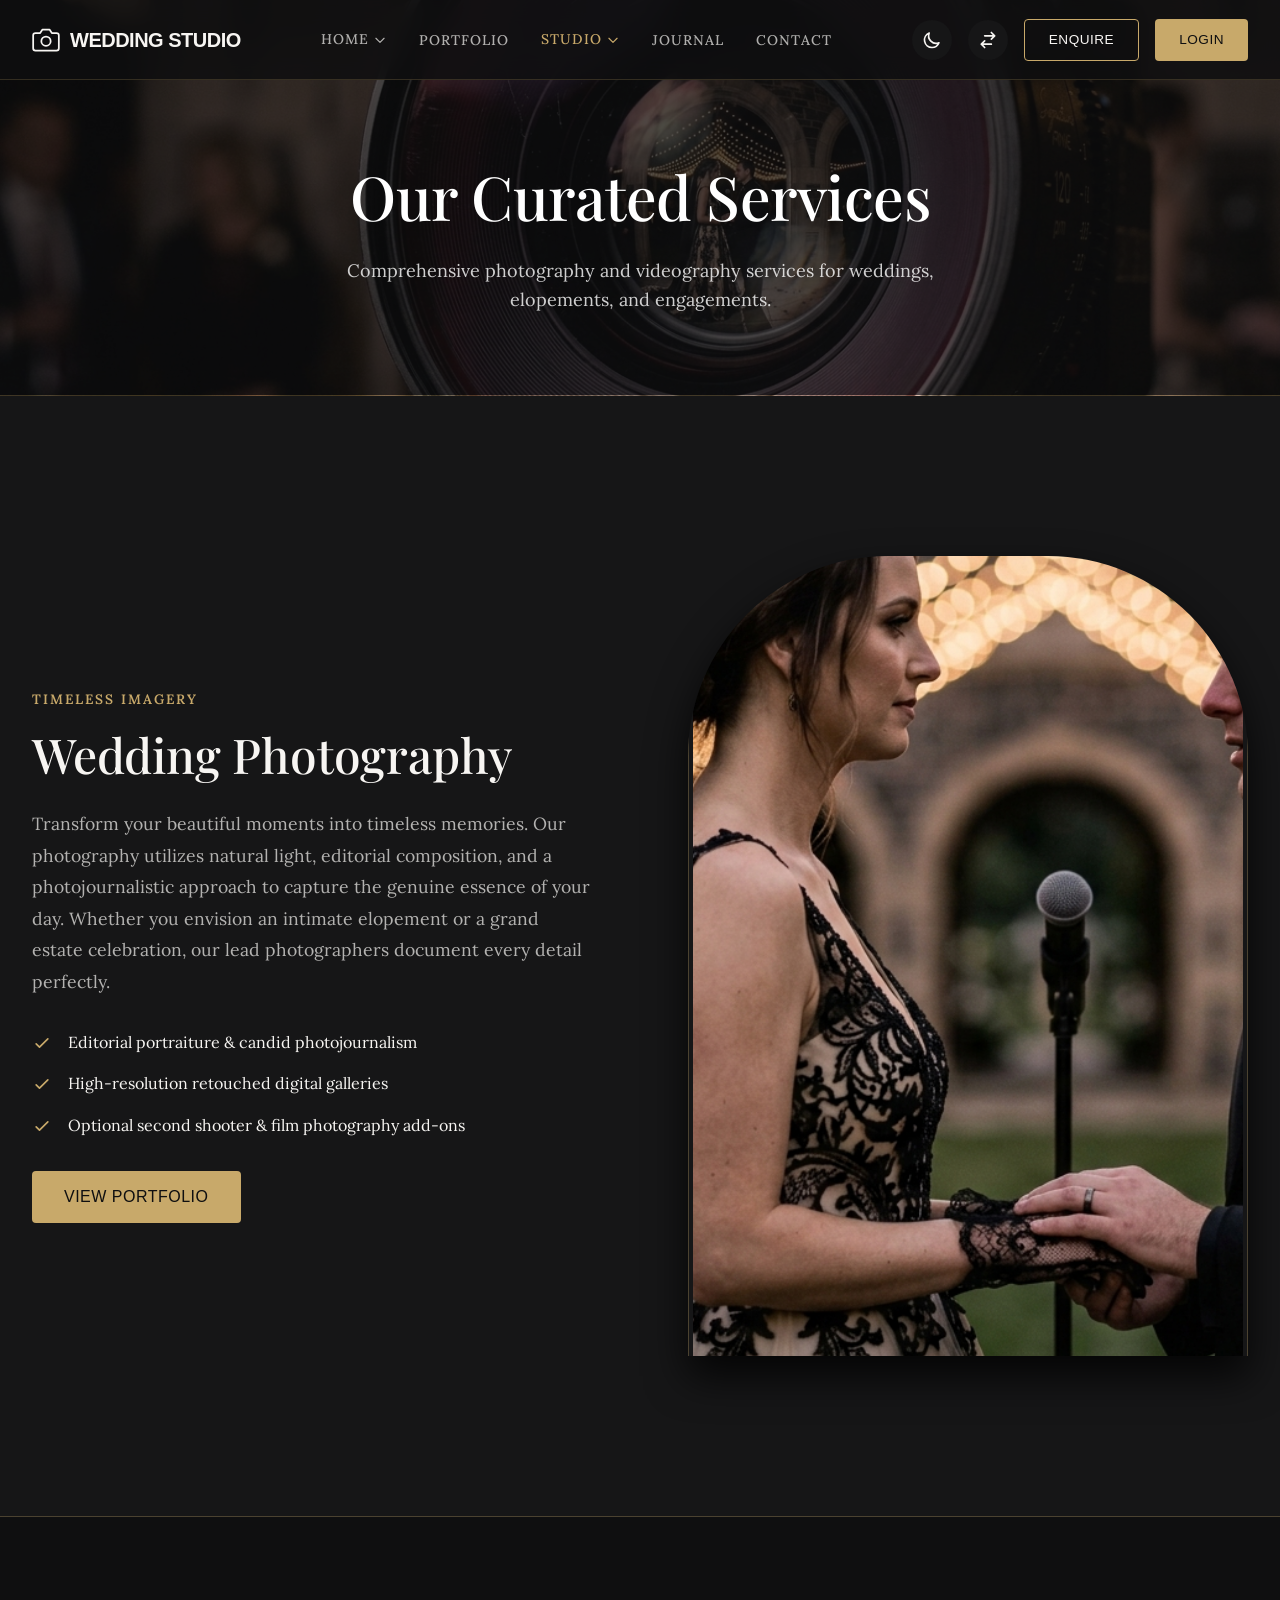
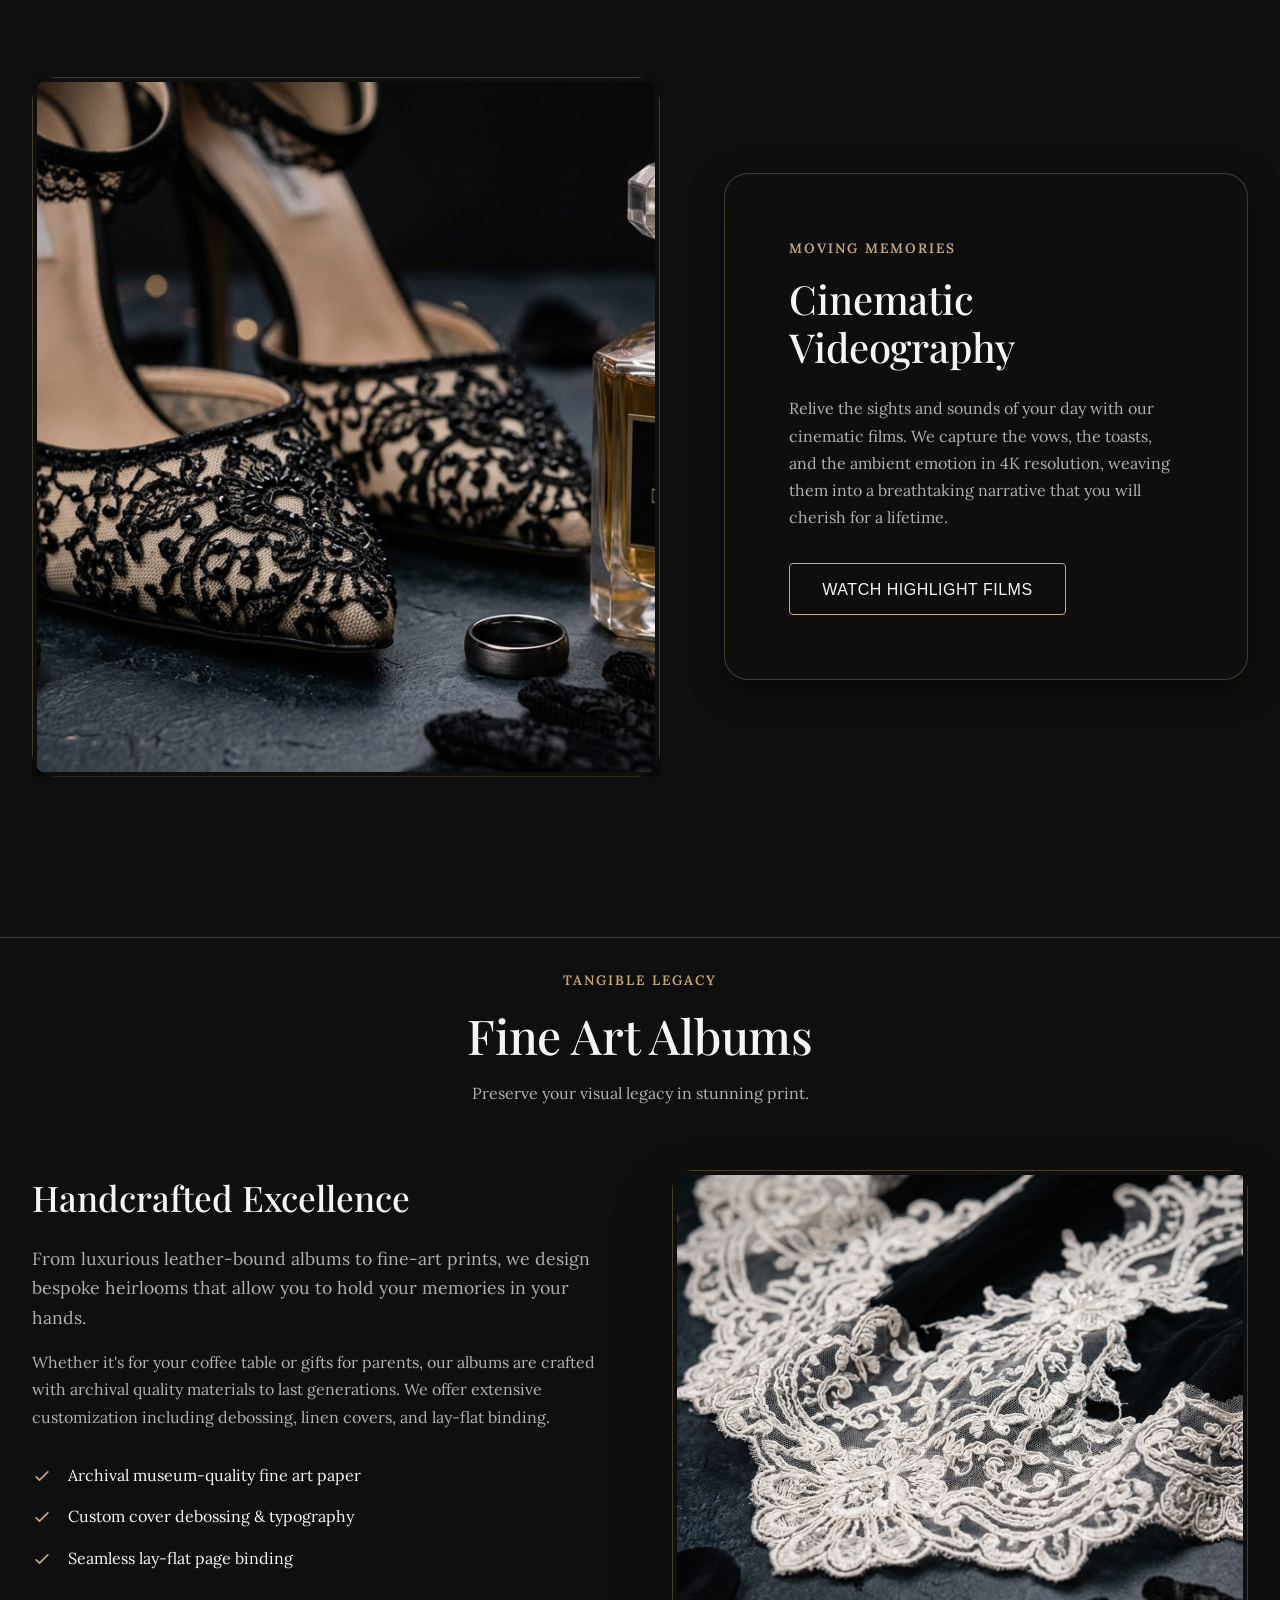
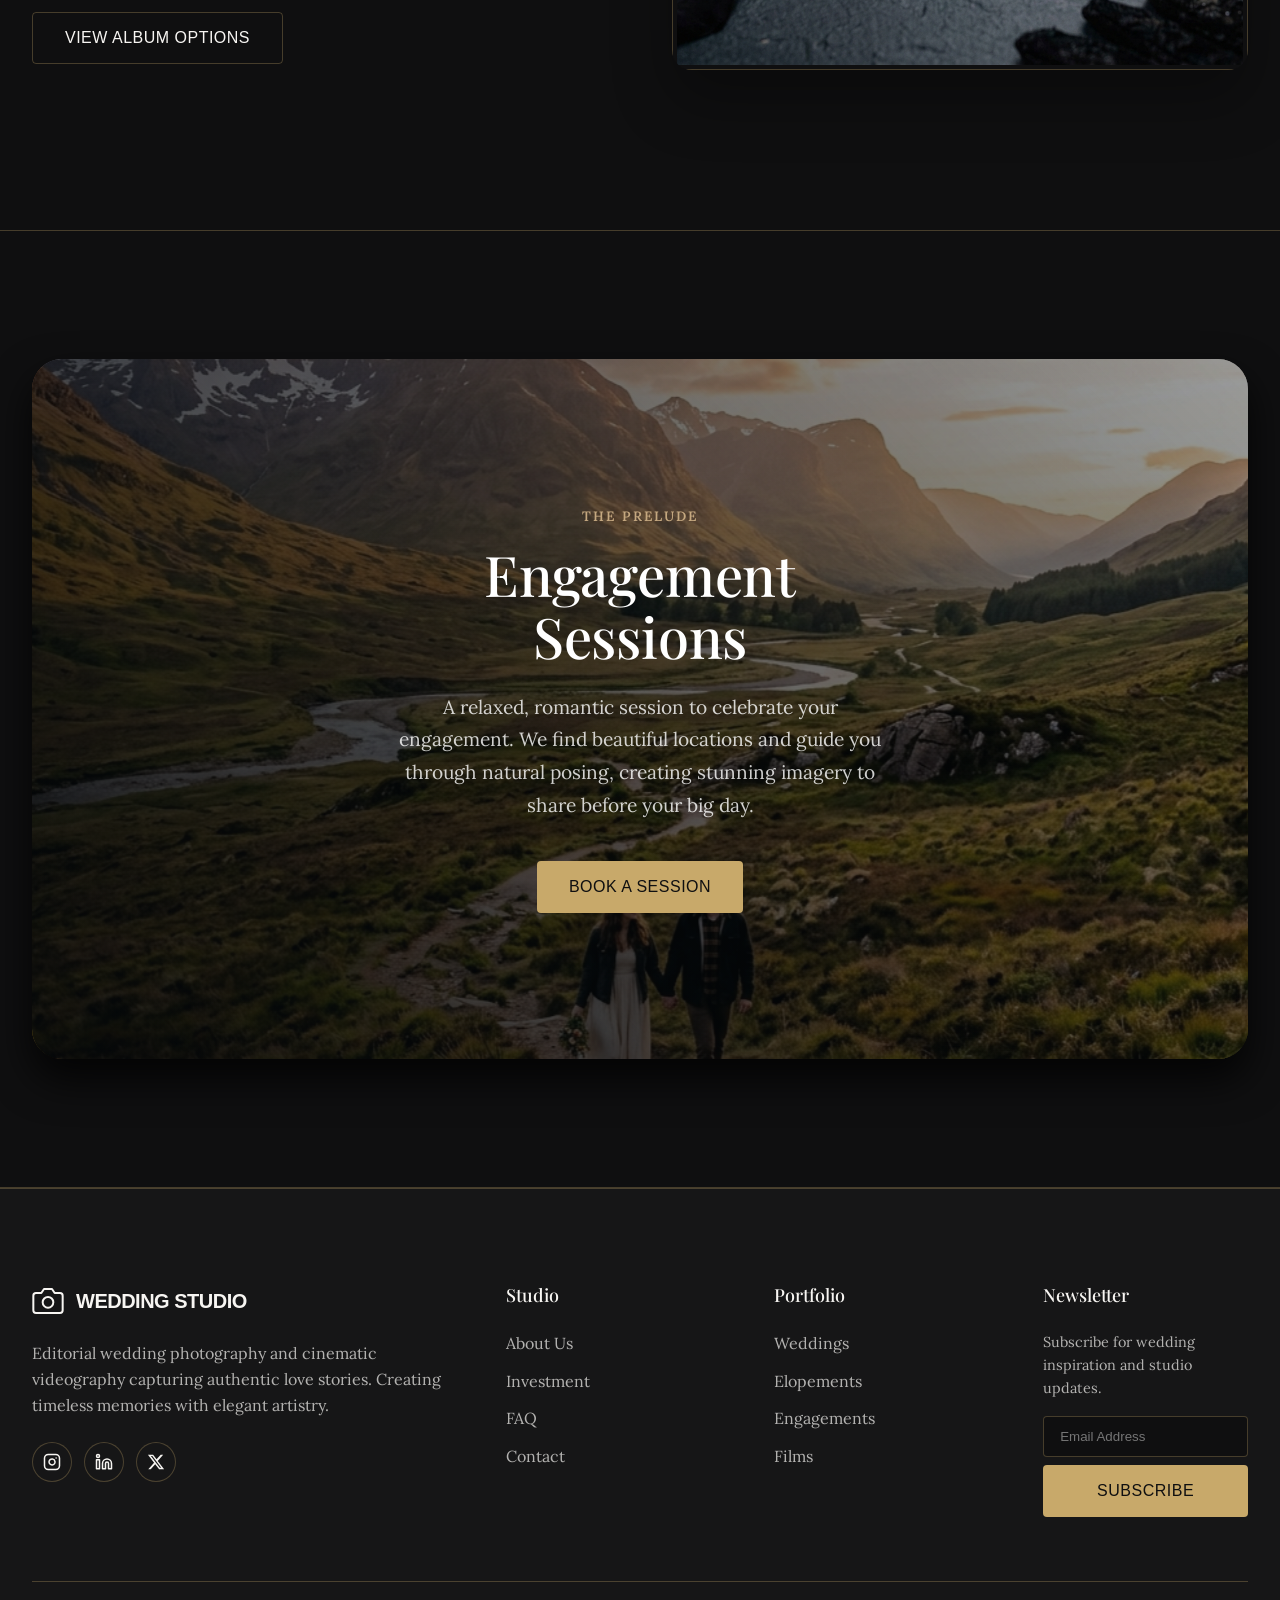
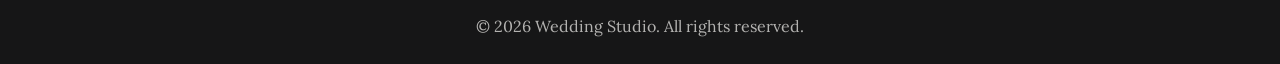
<file: services.html>
<!DOCTYPE html>
<html lang="en" dir="ltr">
<head>
    <meta charset="UTF-8">
    <meta name="viewport" content="width=device-width, initial-scale=1.0">
    <title>Services | Wedding Studio</title>
    <link href="https://fonts.googleapis.com/css2?family=Lora:ital,wght@0,400;0,500;0,600;1,400&family=Playfair+Display:wght@400;500;600;700&display=swap" rel="stylesheet">
    <link rel="stylesheet" href="assets/css/style.css">
    <link rel="stylesheet" href="assets/css/dark-mode.css">
    <link rel="stylesheet" href="assets/css/rtl.css">
    <link rel="icon" type="image/svg+xml" href="assets/images/brand-logo.svg">
</head>
<body>
    <!-- Navbar -->
    <nav class="navbar">
        <div class="container flex-between">
            <a href="index.html" class="brand" style="display: flex; align-items: center;">
                <svg width="28" height="28" viewBox="0 0 24 24" fill="none" stroke="currentColor" stroke-width="1.5" stroke-linecap="round" stroke-linejoin="round" style="margin-right: 10px;">
                    <path d="M23 19a2 2 0 0 1-2 2H3a2 2 0 0 1-2-2V8a2 2 0 0 1 2-2h4l2-3h6l2 3h4a2 2 0 0 1 2 2z"></path>
                            <circle cx="12" cy="13" r="4"></circle>
                </svg>
                Wedding Studio
            </a>
                        <ul class="nav-links">
                <li class="nav-dropdown">
                    <a href="index.html" class="nav-link">Home <svg width="14" height="14" fill="none" stroke="currentColor" viewBox="0 0 24 24" style="margin-left: 4px; margin-top: 2px;"><path stroke-linecap="round" stroke-linejoin="round" stroke-width="2" d="M19 9l-7 7-7-7"></path></svg></a>
                    <div class="dropdown-content">
                        <a href="index.html">Classic Style</a>
                        <a href="home-2.html">Editorial Style</a>
                    </div>
                </li>
                <li><a href="portfolio.html" class="nav-link">Portfolio</a></li>
                <li class="nav-dropdown">
                    <a href="about.html" class="nav-link active">Studio <svg width="14" height="14" fill="none" stroke="currentColor" viewBox="0 0 24 24" style="margin-left: 4px; margin-top: 2px;"><path stroke-linecap="round" stroke-linejoin="round" stroke-width="2" d="M19 9l-7 7-7-7"></path></svg></a>
                    <div class="dropdown-content">
                        <a href="about.html">About Us</a>
                        <a href="services.html" class="active">Services</a>
                        <a href="pricing.html">Pricing</a>
                    </div>
                </li>
                <li><a href="journal.html" class="nav-link">Journal</a></li>
                <li><a href="contact.html" class="nav-link">Contact</a></li>
            </ul>
            <div class="nav-actions">
                <button id="openEnquireModal" class="btn btn-secondary" style="padding: 0 1.5rem; height: 42px; font-size: 0.85rem;">Enquire</button>
                <a href="login.html" class="btn btn-primary" style="padding: 0 1.5rem; height: 42px; font-size: 0.85rem;">Login</a>
                <button id="darkModeToggle" class="icon-btn" aria-label="Toggle Dark Mode">
                    <svg width="20" height="20" fill="none" stroke="currentColor" viewBox="0 0 24 24" xmlns="http://www.w3.org/2000/svg"><path stroke-linecap="round" stroke-linejoin="round" stroke-width="2" d="M20.354 15.354A9 9 0 018.646 3.646 9.003 9.003 0 0012 21a9.003 9.003 0 008.354-5.646z"></path></svg>
                </button>
                <button id="rtlToggle" class="icon-btn" aria-label="Toggle RTL">
                    <svg width="20" height="20" fill="none" stroke="currentColor" viewBox="0 0 24 24" xmlns="http://www.w3.org/2000/svg"><path stroke-linecap="round" stroke-linejoin="round" stroke-width="2" d="M8 7h12m0 0l-4-4m4 4l-4 4m0 6H4m0 0l4 4m-4-4l4-4"></path></svg>
                </button>
                <button class="mobile-menu-btn icon-btn" aria-label="Menu">
                    <svg width="24" height="24" fill="none" stroke="currentColor" viewBox="0 0 24 24" xmlns="http://www.w3.org/2000/svg"><path stroke-linecap="round" stroke-linejoin="round" stroke-width="2" d="M4 6h16M4 12h16M4 18h16"></path></svg>
                </button>
            </div>
        </div>
    </nav>

    <!-- Section 1: Hero Banner -->
    <section class="section" style="position: relative; padding-top: 160px; padding-bottom: 80px; text-align: center; border-bottom: 1px solid var(--border-color); background-image: url('assets/images/cinematic_video_3.png'); background-size: cover; background-position: center; z-index: 1;">
        <div style="position: absolute; top: 0; left: 0; width: 100%; height: 100%; background: rgba(15, 15, 16, 0.7); z-index: -1;"></div>
        <div class="container reveal">
            <h1 class="hero-title" style="color: #ffffff;">Our Curated Services</h1>
            <p class="hero-subtitle" style="max-width: 600px; margin: 0 auto; color: rgba(255,255,255,0.8);">Comprehensive photography and videography services for weddings, elopements, and engagements.</p>
        </div>
    </section>

    <!-- Section 2: Wedding Day Coverage (Ribbon Layout) -->
    <section class="sec-ribbon">
        <div class="container">
            <div class="ribbon-flex">
                <div class="ribbon-content reveal reveal-left">
                   
                    <span class="eyebrow" style="color: var(--accent-premium); letter-spacing: 2px; text-transform: uppercase; font-weight: 600; font-size: 0.85rem; margin-bottom: 1rem; display: block;">Timeless Imagery</span>
                    <h2 style="font-size: clamp(1.8rem, 7vw, 3rem); margin-bottom: 1.5rem; color: var(--text-primary);">Wedding Photography</h2>
                    <p style="color: var(--text-secondary); font-size: 1.1rem; line-height: 1.8; margin-bottom: 2rem;">Transform your beautiful moments into timeless memories. Our photography utilizes natural light, editorial composition, and a photojournalistic approach to capture the genuine essence of your day. Whether you envision an intimate elopement or a grand estate celebration, our lead photographers document every detail perfectly.</p>
                    <ul class="check-list" style="list-style: none; padding: 0; margin-bottom: 2rem;">
                        <li style="display: flex; align-items: center; gap: 1rem; margin-bottom: 1rem; color: var(--text-primary);"><svg width="20" height="20" fill="none" stroke="var(--accent-premium)" stroke-width="2" viewBox="0 0 24 24"><path stroke-linecap="round" stroke-linejoin="round" d="M5 13l4 4L19 7"></path></svg> Editorial portraiture & candid photojournalism</li>
                        <li style="display: flex; align-items: center; gap: 1rem; margin-bottom: 1rem; color: var(--text-primary);"><svg width="20" height="20" fill="none" stroke="var(--accent-premium)" stroke-width="2" viewBox="0 0 24 24"><path stroke-linecap="round" stroke-linejoin="round" d="M5 13l4 4L19 7"></path></svg> High-resolution retouched digital galleries</li>
                        <li style="display: flex; align-items: center; gap: 1rem; margin-bottom: 1rem; color: var(--text-primary);"><svg width="20" height="20" fill="none" stroke="var(--accent-premium)" stroke-width="2" viewBox="0 0 24 24"><path stroke-linecap="round" stroke-linejoin="round" d="M5 13l4 4L19 7"></path></svg> Optional second shooter & film photography add-ons</li>
                    </ul>
                    <a href="portfolio.html" class="btn btn-primary">View Portfolio</a>
                </div>
                <div class="ribbon-image reveal reveal-ribbon">
                    <img src="assets/images/wedding_ceremony_9.png" alt="Wedding Studio Image">
                </div>
            </div>
        </div>
    </section>

    <!-- Section 3: Elopements & Intimate (Diagonal Layout) -->
    <section class="sec-diagonal">
        <div class="container">
            <div class="diagonal-grid">
                <div class="diagonal-image-wrapper reveal reveal-diagonal">
                    <img src="assets/images/wedding_details_2.png" alt="Wedding Studio Image">
                </div>
                <div class="diagonal-content reveal reveal-right">
                    <span class="eyebrow" style="color: #C5A880; letter-spacing: 2px; text-transform: uppercase; font-weight: 600; font-size: 0.85rem; margin-bottom: 1rem; display: block;">Moving Memories</span>
                    <h2 style="font-size: clamp(1.8rem, 6vw, 2.5rem); margin-bottom: 1.5rem; color: var(--text-primary);">Cinematic Videography</h2>
                    <p style="color: var(--text-secondary); margin-bottom: 2rem; line-height: 1.7;">Relive the sights and sounds of your day with our cinematic films. We capture the vows, the toasts, and the ambient emotion in 4K resolution, weaving them into a breathtaking narrative that you will cherish for a lifetime.</p>
                    <a href="portfolio.html" class="btn btn-secondary">Watch Highlight Films</a>
                </div>
            </div>
        </div>
    </section>

    <!-- Section 4: Decorative & Custom Mirrors (Split Layout) -->
    <section class="sec-spotlight" style="padding-top: 2rem;">
        <div class="container">
            <div class="text-center reveal reveal-up" style="margin-bottom: 4rem;">
                <span class="eyebrow" style="color: var(--accent-premium); letter-spacing: 2px; text-transform: uppercase; font-weight: 600; font-size: 0.85rem; display: block; margin-bottom: 1rem;">Tangible Legacy</span>
                <h2 style="font-size: clamp(1.8rem, 7vw, 3rem); margin-bottom: 1rem;">Fine Art Albums</h2>
                <p style="max-width: 600px; margin: 0 auto; color: var(--text-secondary);">Preserve your visual legacy in stunning print.</p>
            </div>
            
            <div class="grid grid-2" style="align-items: center; gap: 4rem;">
                <div class="reveal reveal-left">
                    <h3 style="font-size: clamp(1.5rem, 4vw, 2.2rem); margin-bottom: 1.5rem; color: var(--text-primary);">Handcrafted Excellence</h3>
                    <p style="color: var(--text-secondary); margin-bottom: 1rem; line-height: 1.7; font-size: 1.1rem;">From luxurious leather-bound albums to fine-art prints, we design bespoke heirlooms that allow you to hold your memories in your hands.</p>
                    <p style="color: var(--text-secondary); margin-bottom: 2rem; line-height: 1.7; font-size: 1rem;">Whether it's for your coffee table or gifts for parents, our albums are crafted with archival quality materials to last generations. We offer extensive customization including debossing, linen covers, and lay-flat binding.</p>
                    <ul class="check-list" style="list-style: none; padding: 0; margin-bottom: 2.5rem;">
                        <li style="display: flex; align-items: center; gap: 1rem; margin-bottom: 1rem; color: var(--text-primary);"><svg width="20" height="20" fill="none" stroke="#C5A880" stroke-width="2" viewBox="0 0 24 24"><path stroke-linecap="round" stroke-linejoin="round" d="M5 13l4 4L19 7"></path></svg> Archival museum-quality fine art paper</li>
                        <li style="display: flex; align-items: center; gap: 1rem; margin-bottom: 1rem; color: var(--text-primary);"><svg width="20" height="20" fill="none" stroke="#C5A880" stroke-width="2" viewBox="0 0 24 24"><path stroke-linecap="round" stroke-linejoin="round" d="M5 13l4 4L19 7"></path></svg> Custom cover debossing & typography</li>
                        <li style="display: flex; align-items: center; gap: 1rem; margin-bottom: 1rem; color: var(--text-primary);"><svg width="20" height="20" fill="none" stroke="#C5A880" stroke-width="2" viewBox="0 0 24 24"><path stroke-linecap="round" stroke-linejoin="round" d="M5 13l4 4L19 7"></path></svg> Seamless lay-flat page binding</li>
                    </ul>
                    <a href="pricing.html" class="btn btn-outline" style="border: 1px solid var(--border-color); padding: 0.75rem 2rem; border-radius: 4px; color: var(--text-primary); transition: 0.3s; display: inline-block; font-weight: 500;">View Album Options</a>
                </div>
                <div class="reveal reveal-right">
                    <div style="border-radius: 20px; overflow: hidden; box-shadow: 0 30px 60px rgba(0,0,0,0.3);">
                        <img src="assets/images/wedding_details_3.png" alt="Wedding Studio Image" style="width: 100%; height: 500px; object-fit: cover; display: block;">
                    </div>
                </div>
            </div>
        </div>
    </section>

    <!-- Section 5: NEW Cinematic Films (Perspective Layout) -->
    <section class="sec-perspective">
        <div class="container">
            <div class="perspective-card reveal reveal-scale">
                <img src="assets/images/services_engagement.png" alt="Engagement Sessions" class="perspective-bg">
                <div class="perspective-overlay"></div>
                <div class="perspective-content">
                    <span class="eyebrow" style="color: #C5A880; letter-spacing: 2px; text-transform: uppercase; font-weight: 600; font-size: 0.85rem; margin-bottom: 1rem; display: block;">The Prelude</span>
                    <h2 style="font-size: clamp(1.8rem, 8vw, 3.5rem); color: #fff; margin-bottom: 1.5rem; line-height: 1.1;">Engagement Sessions</h2>
                    <p style="color: rgba(255,255,255,0.8); font-size: 1.2rem; line-height: 1.7; margin-bottom: 2.5rem; max-width: 500px;">A relaxed, romantic session to celebrate your engagement. We find beautiful locations and guide you through natural posing, creating stunning imagery to share before your big day.</p>
                    <div>
                        <a href="contact.html" class="btn btn-primary">Book a Session</a>
                    </div>
                </div>
            </div>
        </div>
    </section>

    <!-- Footer -->
    <footer class="footer">
        <div class="container">
            <div class="footer-grid">
                <div>
                    <a href="index.html" class="footer-brand" style="display: flex; align-items: center;">
                        <svg width="32" height="32" viewBox="0 0 24 24" fill="none" stroke="currentColor" stroke-width="1.5" stroke-linecap="round" stroke-linejoin="round" style="margin-right: 12px;">
                            <path d="M23 19a2 2 0 0 1-2 2H3a2 2 0 0 1-2-2V8a2 2 0 0 1 2-2h4l2-3h6l2 3h4a2 2 0 0 1 2 2z"></path>
                            <circle cx="12" cy="13" r="4"></circle>
                        </svg>
                        Wedding Studio
                    </a>
                    <p>Editorial wedding photography and cinematic videography capturing authentic love stories. Creating timeless memories with elegant artistry.</p>
                    <div class="footer-socials" style="margin-top: 1.5rem; display: flex; gap: 0.75rem;">
                        <a href="#" class="social-icon" aria-label="Instagram">
                            <svg width="18" height="18" fill="none" stroke="currentColor" stroke-width="2" stroke-linecap="round" stroke-linejoin="round" viewBox="0 0 24 24"><rect x="2" y="2" width="20" height="20" rx="5" ry="5"></rect><path d="M16 11.37A4 4 0 1112.63 8 4 4 0 0116 11.37z"></path><line x1="17.5" y1="6.5" x2="17.51" y2="6.5"></line></svg>
                        </a>
                        <a href="#" class="social-icon" aria-label="LinkedIn">
                            <svg width="18" height="18" fill="none" stroke="currentColor" stroke-width="2" stroke-linecap="round" stroke-linejoin="round" viewBox="0 0 24 24"><path d="M16 8a6 6 0 016 6v7h-4v-7a2 2 0 00-2-2 2 2 0 00-2 2v7h-4v-7a6 6 0 016-6z"></path><rect x="2" y="9" width="4" height="12"></rect><circle cx="4" cy="4" r="2"></circle></svg>
                        </a>
                        <a href="#" class="social-icon" aria-label="X (formerly Twitter)">
                            <svg width="18" height="18" viewBox="0 0 24 24" fill="currentColor" stroke="none"><path d="M18.244 2.25h3.308l-7.227 8.26 8.502 11.24H16.17l-5.214-6.817L4.99 21.75H1.68l7.73-8.835L1.254 2.25H8.08l4.713 6.231zm-1.161 17.52h1.833L7.084 4.126H5.117z"/></svg>
                        </a>
                    </div>
                </div>
                <div>
                    <h5 class="footer-title">Studio</h5>
                    <ul class="footer-links">
                        <li><a href="about.html">About Us</a></li>
                        <li><a href="pricing.html">Investment</a></li>
                        <li><a href="#">FAQ</a></li>
                        <li><a href="contact.html">Contact</a></li>
                    </ul>
                </div>
                <div>
                    <h5 class="footer-title">Portfolio</h5>
                    <ul class="footer-links">
                        <li><a href="portfolio.html">Weddings</a></li>
                        <li><a href="portfolio.html">Elopements</a></li>
                        <li><a href="portfolio.html">Engagements</a></li>
                        <li><a href="portfolio.html">Films</a></li>
                    </ul>
                </div>
                <div>
                    <h5 class="footer-title">Newsletter</h5>
                    <p style="margin-bottom: 1rem; color: var(--text-secondary); font-size: 0.9rem;">Subscribe for wedding inspiration and studio updates.</p>
                    <form class="newsletter-form" style="display: flex; gap: 0.5rem; flex-direction: column;">
                        <input type="email" placeholder="Email Address" required style="padding: 0.75rem 1rem; border-radius: 4px; border: 1px solid var(--border-color); background: var(--bg-primary); color: var(--text-primary); width: 100%; outline: none; transition: 0.3s;">
                        <button type="submit" class="btn btn-primary" style="padding: 0.75rem 1rem; width: 100%; justify-content: center;">Subscribe</button>
                    </form>
                </div>
            </div>
            <div class="footer-bottom">
                <p>&copy; 2026 Wedding Studio. All rights reserved.</p>
            </div>
        </div>
    </footer>

    <!-- Back to Top -->
    <button id="backToTop" class="back-to-top" aria-label="Back to Top">
        <svg width="24" height="24" fill="none" stroke="currentColor" viewBox="0 0 24 24" xmlns="http://www.w3.org/2000/svg"><path stroke-linecap="round" stroke-linejoin="round" stroke-width="2" d="M5 15l7-7 7 7"></path></svg>
    </button>
    <script src="assets/js/main.js"></script>

    <!-- Enquiry Modal HTML -->
    <div class="modal-overlay" id="enquireOverlay">
        <div class="enquire-modal">
            <button class="close-modal" id="closeEnquireModal">
                <svg width="24" height="24" fill="none" stroke="currentColor" viewBox="0 0 24 24"><path stroke-linecap="round" stroke-linejoin="round" stroke-width="2" d="M6 18L18 6M6 6l12 12"></path></svg>
            </button>
            <div class="step-indicator">
                <div class="step-dot active" id="dot1"></div>
                <div class="step-dot" id="dot2"></div>
                <div class="step-dot" id="dot3"></div>
            </div>
            
            <form id="enquireForm">
                <!-- Step 1 -->
                <div class="form-step active" id="step1">
                    <h2 style="margin-bottom: 1.5rem; font-size: 1.8rem; text-align: center;">Let's Get Started</h2>
                    <div class="enquire-form-group">
                        <label>Your Name</label>
                        <input type="text" placeholder="John Doe" required>
                    </div>
                    <div class="enquire-form-group">
                        <label>Email Address</label>
                        <input type="email" placeholder="john@example.com" required>
                    </div>
                    <div class="enquire-form-group">
                        <label>Phone Number</label>
                        <input type="tel" placeholder="(555) 123-4567" required>
                    </div>
                    <div class="modal-actions" style="justify-content: flex-end;">
                        <button type="button" class="btn btn-primary" onclick="nextStep(2)">Next Step</button>
                    </div>
                </div>

                <!-- Step 2 -->
                <div class="form-step" id="step2">
                    <h2 style="margin-bottom: 1.5rem; font-size: 1.8rem; text-align: center;">Wedding Details</h2>
                    <div class="enquire-form-group">
                        <label>Photography Style</label>
                        <select required>
                            <option value="">Select a style</option>
                            <option value="editorial">Editorial</option>
                            <option value="cinematic">Cinematic</option>
                            <option value="classic">Classic</option>
                        </select>
                    </div>
                    <div class="enquire-form-group">
                        <label>Estimated Guest Count</label>
                        <select required>
                            <option value="">Select range</option>
                            <option value="elopement">Under 20 (Elopement)</option>
                            <option value="small">20 - 75</option>
                            <option value="medium">75 - 150</option>
                            <option value="large">150+</option>
                        </select>
                    </div>
                    <div class="modal-actions">
                        <button type="button" class="btn btn-secondary" onclick="prevStep(1)">Back</button>
                        <button type="button" class="btn btn-primary" onclick="nextStep(3)">Next Step</button>
                    </div>
                </div>

                <!-- Step 3 -->
                <div class="form-step" id="step3">
                    <h2 style="margin-bottom: 1.5rem; font-size: 1.8rem; text-align: center;">Date & Venue</h2>
                    <div class="enquire-form-group">
                        <label>Wedding Date</label>
                        <input type="date" required>
                    </div>
                    <div class="enquire-form-group">
                        <label>Venue (or City)</label>
                        <input type="text" placeholder="e.g. Tuscany, Italy" required>
                    </div>
                    <div class="modal-actions">
                        <button type="button" class="btn btn-secondary" onclick="prevStep(2)">Back</button>
                        <button type="submit" class="btn btn-primary">Check Availability</button>
                    </div>
                </div>

                <!-- Step 4 (Success) -->
                <div class="form-step" id="step4" style="text-align: center; padding: 2rem 0;">
                    <svg width="64" height="64" fill="none" stroke="var(--accent-primary)" viewBox="0 0 24 24" style="margin: 0 auto 1.5rem;"><path stroke-linecap="round" stroke-linejoin="round" stroke-width="1.5" d="M9 12l2 2 4-4m6 2a9 9 0 11-18 0 9 9 0 0118 0z"></path></svg>
                    <h2 style="margin-bottom: 1rem; font-size: 1.8rem;">Request Received!</h2>
                    <p style="color: var(--text-secondary); line-height: 1.6;">Thank you for your enquiry. Our studio manager will get back to you within 24 hours regarding your date.</p>
                </div>
            </form>
        </div>
    </div>

    <!-- Modal JS -->
    <script>
        const openBtn = document.getElementById('openEnquireModal');
        const overlay = document.getElementById('enquireOverlay');
        const closeBtn = document.getElementById('closeEnquireModal');
        
        if(openBtn) openBtn.addEventListener('click', (e) => { e.preventDefault(); overlay.classList.add('active'); document.body.style.overflow = 'hidden'; });
        if(closeBtn) closeBtn.addEventListener('click', () => { overlay.classList.remove('active'); document.body.style.overflow = 'auto'; });
        if(overlay) overlay.addEventListener('click', (e) => { if(e.target === overlay) { overlay.classList.remove('active'); document.body.style.overflow = 'auto'; }});

        function nextStep(step) {
            document.querySelectorAll('.form-step').forEach(s => s.classList.remove('active'));
            document.getElementById('step' + step).classList.add('active');
            updateDots(step);
        }

        function prevStep(step) {
            document.querySelectorAll('.form-step').forEach(s => s.classList.remove('active'));
            document.getElementById('step' + step).classList.add('active');
            updateDots(step);
        }

        function updateDots(step) {
            document.querySelectorAll('.step-dot').forEach((dot, index) => {
                if(index < step) dot.classList.add('active');
                else dot.classList.remove('active');
            });
            if(step === 4) document.querySelector('.step-indicator').style.display = 'none';
        }

        document.getElementById('enquireForm')?.addEventListener('submit', function(e) {
            e.preventDefault();
            nextStep(4);
        });
    </script>
</body>
</html>
</file>
<file: assets/css/style.css>
/* ==========================================================================
   Base Styles & Variables
   ========================================================================== */
:root {
    /* Primary Colors */
    --bg-primary: #0F0F10;
    --bg-secondary: #161617; /* Very subtle depth from main background */
    --bg-card: #0F0F10;
    
    /* Accents */
    --accent-primary: #C8A96A; /* Champagne Gold */
    --accent-secondary: #B89452; /* Hover Gold */
    --accent-premium: #C8A96A;
    --accent-overlay: #151516;
    
    /* Text */
    --text-primary: #F7F5F2; /* Soft Ivory */
    --text-secondary: rgba(247, 245, 242, 0.7); /* Muted Ivory */
    
    /* Utilities */
    --border-color: rgba(200, 169, 106, 0.3); /* Subtle Gold Lines */
    --shadow-soft: 0 10px 30px rgba(0, 0, 0, 0.5);
    --shadow-hover: 0 20px 40px rgba(0, 0, 0, 0.8);
    --transition-smooth: all 0.4s cubic-bezier(0.25, 1, 0.5, 1);
    --overlay-bg: rgba(15, 15, 16, 0.85); /* Dark Overlay */
    --overlay-border: rgba(200, 169, 106, 0.2);
    
    /* Container Widths */
    --container-max: 1280px;
    --container-padding: 2rem;
}

/* Base Reset */
* {
    margin: 0;
    padding: 0;
    box-sizing: border-box;
}

html {
    scroll-behavior: smooth;
    font-size: 16px;
    overflow-x: hidden;
}

body {
    font-family: 'Lora', 'Playfair Display', serif;
    background-color: var(--bg-primary);
    color: var(--text-primary);
    line-height: 1.6;
    overflow-x: hidden;
    -webkit-font-smoothing: antialiased;
    -moz-osx-font-smoothing: grayscale;
}

/* ==========================================================================
   Typography
   ========================================================================== */
h1, h2, h3, h4, h5, h6 {
    font-family: 'Playfair Display', serif;
    color: var(--text-primary);
    line-height: 1.2;
    margin-bottom: 1rem;
}

h1 {
    font-size: 48px;
    font-weight: 500;
    letter-spacing: -0.5px;
}

h2 {
    font-size: 34px;
    font-weight: 500;
    letter-spacing: -0.2px;
}

h3 { font-size: 24px; font-weight: 500; }
h4 { font-size: 20px; font-weight: 500; }
h5 { font-size: 18px; font-weight: 500; }
h6 { font-size: 16px; font-weight: 600; text-transform: uppercase; letter-spacing: 1px; color: var(--accent-primary); }

p {
    font-size: 1rem;
    font-weight: 400;
    color: var(--text-secondary);
    margin-bottom: 1.5rem;
}

.text-large { font-size: 1.125rem; font-weight: 400; }
.text-small { font-size: 0.875rem; }
.text-center { text-align: center; }

a {
    color: var(--accent-primary);
    text-decoration: none;
    transition: var(--transition-smooth);
}

a:hover {
    color: var(--text-primary);
}

.brand, .footer-brand {
    color: var(--text-primary) !important;
}

img {
    max-width: 100%;
    height: auto;
    display: block;
    object-fit: cover;
    object-position: center;
}

/* ==========================================================================
   Layout
   ========================================================================== */
.container {
    width: 100%;
    max-width: var(--container-max);
    margin: 0 auto;
    padding: 0 var(--container-padding);
}

.section {
    padding: 6rem 0;
}

.section-bg {
    background-color: var(--bg-secondary);
}

.grid {
    display: grid;
    gap: 2rem;
}

.grid-2 { grid-template-columns: repeat(2, 1fr); }
.grid-3 { grid-template-columns: repeat(3, 1fr); }
.grid-4 { grid-template-columns: repeat(4, 1fr); }

.flex-center {
    display: flex;
    align-items: center;
    justify-content: center;
}

.flex-between {
    display: flex;
    align-items: center;
    justify-content: space-between;
}

.align-center {
    align-items: center;
}

/* ==========================================================================
   Buttons
   ========================================================================== */
.btn {
    display: inline-flex;
    align-items: center;
    justify-content: center;
    height: 52px;
    padding: 0 2rem;
    border-radius: 4px;
    font-family: 'Outfit', sans-serif;
    font-size: 1rem;
    font-weight: 500;
    text-transform: uppercase;
    letter-spacing: 0.5px;
    cursor: pointer;
    transition: var(--transition-smooth);
    border: none;
    outline: none;
}

.btn-primary {
    background-color: var(--accent-primary);
    color: #0F0F10;
}

.btn-primary:hover {
    background-color: var(--accent-secondary);
    color: #0F0F10;
    transform: translateY(-2px);
    box-shadow: 0 10px 20px rgba(200, 169, 106, 0.3);
}

.btn-secondary {
    background-color: transparent;
    color: var(--text-primary);
    border: 1px solid var(--accent-primary);
}

.btn-secondary:hover {
    background-color: var(--accent-primary);
    color: #0F0F10;
    transform: translateY(-2px);
}

.btn-accent {
    background-color: var(--text-primary);
    color: #0F0F10;
}

.btn-accent:hover {
    background-color: var(--accent-secondary);
    color: #0F0F10;
    transform: translateY(-2px);
}

/* ==========================================================================
   Navbar
   ========================================================================== */
.navbar {
    position: fixed;
    top: 0;
    left: 0;
    width: 100%;
    height: 80px;
    z-index: 1000;
    background: var(--overlay-bg);
    backdrop-filter: blur(12px);
    -webkit-backdrop-filter: blur(12px);
    border-bottom: 1px solid var(--overlay-border);
    transition: var(--transition-smooth);
}

.navbar .container {
    height: 100%;
}

.brand {
    font-family: 'Outfit', sans-serif;
    font-size: 1.25rem;
    font-weight: 600;
    color: var(--accent-premium);
    letter-spacing: -0.5px;
    text-transform: uppercase;
}

/* Logo SVG icon: visible in both themes */
.brand svg,
.footer-brand svg {
    color: var(--text-primary);
    flex-shrink: 0;
}

.nav-links {
    display: flex;
    list-style: none;
    gap: 2rem;
}

.nav-link {
    color: var(--text-secondary);
    font-size: 0.875rem;
    font-weight: 500;
    text-transform: uppercase;
    letter-spacing: 1px;
    white-space: nowrap;
}

.nav-link:hover, .nav-link.active {
    color: var(--accent-premium);
}

.nav-actions {
    display: flex;
    gap: 1rem;
    align-items: center;
}

.nav-actions #darkModeToggle { order: 1; }
.nav-actions #rtlToggle { order: 2; }
.nav-actions .btn-secondary { order: 3; }
.nav-actions .btn-primary { order: 4; }
.nav-actions .mobile-menu-btn { order: 5; }

.icon-btn {
    background: none;
    border: none;
    color: var(--text-primary);
    font-size: 1.25rem;
    cursor: pointer;
    transition: var(--transition-smooth);
    width: 40px;
    height: 40px;
    display: flex;
    align-items: center;
    justify-content: center;
    border-radius: 50%;
    background-color: var(--bg-secondary);
}

.icon-btn:hover {
    background-color: rgba(0, 0, 0, 0.05);
    color: var(--accent-premium);
}

.mobile-menu-btn {
    display: none;
}

/* ==========================================================================
   Hero Sections
   ========================================================================== */
.hero {
    height: 100vh;
    min-height: 700px;
    position: relative;
    display: flex;
    align-items: center;
    padding-top: 80px;
    overflow: hidden;
}

@keyframes glassShimmer {
    0% { background-position: 200% center; }
    100% { background-position: -200% center; }
}

@keyframes premiumReveal {
    0% {
        opacity: 0;
        transform: translateY(60px) scale(0.95) translateZ(0);
        filter: blur(20px);
        letter-spacing: 2px;
    }
    100% {
        opacity: 1;
        transform: translateY(0) scale(1) translateZ(0);
        filter: blur(0);
        letter-spacing: normal;
    }
}

.hero-bg {
    position: absolute;
    top: 0;
    left: 0;
    width: 100%;
    height: 100%;
    z-index: -1;
}

.hero-bg img {
    width: 100%;
    height: 100%;
    object-fit: cover;
    transform: scale(1.05);
    animation: slowZoom 20s ease-out forwards;
}

.hero-overlay {
    position: absolute;
    top: 0;
    left: 0;
    width: 100%;
    height: 100%;
    background: linear-gradient(to right, rgba(15, 15, 16, 0.95) 0%, rgba(15, 15, 16, 0.6) 100%);
    z-index: -1;
}

.hero-content {
    max-width: 750px;
}

.hero .hero-content {
    margin: 0 auto;
    text-align: center;
}

.hero-title {
    margin-bottom: 1.5rem;
    font-size: clamp(2.6rem, 5vw, 3.8rem);
}

.hero .hero-title {
    opacity: 0;
    transform: translateY(50px);
    filter: blur(15px);
    background: linear-gradient(
        110deg,
        #F6F7F8 0%,
        #F6F7F8 45%,
        #ffffff 50%,
        #F6F7F8 55%,
        #F6F7F8 100%
    );
    background-size: 200% auto;
    -webkit-background-clip: text;
    -webkit-text-fill-color: transparent;
    background-clip: text;
    color: transparent;
    animation: 
        premiumReveal 1.8s cubic-bezier(0.16, 1, 0.3, 1) forwards 0.2s,
        glassShimmer 8s linear infinite 3.5s;
}

.hero-subtitle {
    font-size: 1.125rem;
    margin-bottom: 2.5rem;
}

.hero .hero-subtitle {
    color: rgba(246, 247, 248, 0.9);
    opacity: 0;
    transform: translateY(60px) scale(0.95);
    filter: blur(20px);
    animation: premiumReveal 1.6s cubic-bezier(0.16, 1, 0.3, 1) forwards 0.4s;
}

.hero-buttons {
    display: flex;
    gap: 1rem;
}

.hero .hero-buttons {
    opacity: 0;
    transform: translateY(60px) scale(0.95);
    filter: blur(20px);
    animation: premiumReveal 1.6s cubic-bezier(0.16, 1, 0.3, 1) forwards 0.6s;
    justify-content: center;
}

.hero .btn-secondary {
    color: #F6F7F8;
    border-color: rgba(246, 247, 248, 0.3);
}

.hero .btn-secondary:hover {
    background-color: rgba(255, 255, 255, 0.1);
    border-color: #F6F7F8;
}

/* Hero 2 - Editorial Style */
.hero-split {
    display: flex;
    height: 100vh;
    min-height: 700px;
    padding-top: 80px;
}

.hero-split-content {
    flex: 1;
    display: flex;
    align-items: center;
    justify-content: center;
    padding: 0 4rem;
    background-color: var(--bg-secondary);
}

.hero-split-image {
    flex: 1;
    position: relative;
    overflow: hidden;
}

.hero-split-image img {
    width: 100%;
    height: 100%;
    object-fit: cover;
}

.hero-features {
    display: flex;
    gap: 2rem;
    color: var(--text-secondary);
    font-size: 0.9rem;
    border-top: 1px solid var(--border-color);
    padding-top: 1.5rem;
    margin-top: 1.5rem;
    flex-wrap: wrap;
}

.hero-features .feature-item {
    display: flex;
    align-items: center;
    gap: 0.5rem;
}

.hero-features .feature-item span {
    font-weight: 500;
}

/* Tablet centering */
@media (max-width: 1024px) {
    .hero-features {
        justify-content: center;
    }
}

/* Mobile stacking vertically */
@media (max-width: 768px) {
    .hero-features {
        flex-direction: column;
        align-items: flex-start;
        width: fit-content;
        margin-left: auto;
        margin-right: auto;
        gap: 1rem;
    }
}

/* ==========================================================================
   Cards
   ========================================================================== */
.card {
    background-color: var(--bg-card);
    border: 1px solid var(--border-color);
    border-radius: 4px;
    overflow: hidden;
    transition: var(--transition-smooth);
    height: 100%;
    display: flex;
    flex-direction: column;
}

.card:hover {
    box-shadow: var(--shadow-hover);
    transform: translateY(-5px);
    border-color: transparent;
}

.card-img-wrapper {
    position: relative;
    padding-top: 65%;
    overflow: hidden;
}

.card-img-wrapper img {
    position: absolute;
    top: 0;
    left: 0;
    width: 100%;
    height: 100%;
    object-fit: cover;
    transition: transform 0.6s cubic-bezier(0.25, 1, 0.5, 1);
}

.card:hover .card-img-wrapper img {
    transform: scale(1.05);
}

.card-body {
    padding: 2.5rem;
    flex-grow: 1;
    display: flex;
    flex-direction: column;
}

.card-title {
    margin-bottom: 1rem;
}

.card-text {
    flex-grow: 1;
}

.card-footer {
    margin-top: 1.5rem;
}

/* ==========================================================================
   Footer
   ========================================================================== */
.footer {
    background-color: var(--bg-secondary);
    color: var(--text-primary);
    padding: 6rem 0 0;
    border-top: 1px solid var(--border-color);
}

.footer-grid {
    display: grid;
    grid-template-columns: 2fr 1fr 1fr 1fr;
    gap: 4rem;
    margin-bottom: 4rem;
}

.footer-brand {
    font-family: 'Outfit', sans-serif;
    font-size: 1.25rem;
    font-weight: 600;
    color: var(--accent-premium);
    margin-bottom: 1.5rem;
    display: block;
    letter-spacing: -0.5px;
    text-transform: uppercase;
}

.footer p {
    color: var(--text-secondary);
}

.footer-title {
    color: var(--text-primary);
    font-size: 1.125rem;
    margin-bottom: 1.5rem;
}

.footer-links {
    list-style: none;
}

.footer-links li {
    margin-bottom: 0.75rem;
}

.footer-links a {
    color: var(--text-secondary);
}

.footer-links a:hover {
    color: var(--accent-premium);
}

.footer-bottom {
    border-top: 1px solid var(--border-color);
    padding-top: 2rem;
    padding-bottom: 1.5rem;
    text-align: center;
    color: var(--text-secondary);
    font-size: 0.875rem;
}

.footer-bottom p {
    margin-bottom: 0;
}

/* ==========================================================================
   Animations
   ========================================================================== */
@keyframes fadeUp {
    from { opacity: 0; transform: translateY(30px); }
    to { opacity: 1; transform: translateY(0); }
}

@keyframes slowZoom {
    from { transform: scale(1); }
    to { transform: scale(1.05); }
}

.reveal {
    opacity: 0;
    transform: translateY(30px);
    transition: var(--transition-smooth);
}

.reveal.active {
    opacity: 1;
    transform: translateY(0);
}

/* ==========================================================================
   Responsive
   ========================================================================== */
@media (max-width: 1280px) {
    h1 { font-size: 40px; }
    h2 { font-size: 30px; }
    .hero-split-content { padding: 0 2rem; }
}

@media (max-width: 1024px) {
    .grid-4 { grid-template-columns: repeat(2, 1fr); }
    .grid-3 { grid-template-columns: repeat(2, 1fr); }
    
    .process-step h3 {
        min-height: 3.5rem;
    }
    
    .grid-3 > *:last-child:nth-child(odd) {
        grid-column: 1 / -1;
        justify-self: center;
        width: calc(50% - 1rem);
    }
    
    .nav-links {
        display: flex;
        flex-direction: column;
        position: fixed;
        top: 0;
        right: -320px;
        width: 300px;
        height: 100vh;
        background-color: var(--bg-card);
        padding: 5rem 2rem 2rem;
        transition: right 0.4s ease;
        z-index: 998;
        box-shadow: -5px 0 30px rgba(0,0,0,0.1);
        gap: 1.5rem;
    }
    
    body.menu-open .nav-links {
        right: 0;
    }
    
    body.menu-open {
        overflow: hidden;
    }

    .nav-dropdown {
        flex-direction: column;
        align-items: flex-start;
        width: 100%;
    }

    .nav-dropdown > a {
        display: flex;
        justify-content: space-between;
        width: 100%;
    }

    .nav-dropdown .dropdown-content {
        position: static;
        transform: none;
        box-shadow: none;
        border: none;
        background: transparent;
        padding-left: 1rem;
        margin-top: 0.5rem;
        width: 100%;
        display: none;
    }

    .nav-dropdown.mobile-active .dropdown-content {
        display: block;
    }

    .nav-dropdown.mobile-active > a svg {
        transform: rotate(180deg);
    }

    .nav-actions {
        display: flex;
        flex-direction: row;
        flex-wrap: wrap;
        position: fixed;
        bottom: 0;
        right: -320px;
        width: 300px;
        padding: 2rem;
        gap: 1rem;
        justify-content: center;
        transition: right 0.4s ease;
        z-index: 999;
    }
    
    .nav-actions .btn-secondary {
        width: 100%;
        justify-content: center;
        order: -2; /* Place above Login */
        margin-bottom: 0.5rem;
    }
    
    .nav-actions .btn-primary {
        width: 100%;
        justify-content: center;
        order: -1; /* Place above the toggles */
        margin-bottom: 0.5rem;
    }
    
    body.menu-open .nav-actions {
        right: 0;
    }

    .mobile-menu-btn {
        display: flex;
        position: fixed;
        top: 1.25rem;
        right: 1.5rem;
        z-index: 1001;
        background-color: var(--bg-card);
        border-radius: 4px;
    }

    body::after {
        content: "";
        position: fixed;
        top: 0; left: 0; right: 0; bottom: 0;
        background: rgba(0,0,0,0.5);
        z-index: 997;
        opacity: 0;
        visibility: hidden;
        transition: 0.3s ease;
    }
    body.menu-open::after {
        opacity: 1;
        visibility: visible;
    }

    .footer-grid {
        grid-template-columns: repeat(2, 1fr);
        gap: 2rem;
    }
}

@media (max-width: 768px) {
    :root {
        --container-padding: 1.5rem;
    }

    h1 { font-size: 30px; }
    h2 { font-size: 26px; }
    
    .grid-2, .grid-3, .grid-4 { 
        grid-template-columns: 1fr; 
    }
    
    .grid-3 > *:last-child:nth-child(odd) {
        grid-column: auto;
        width: 100%;
    }
    
    .hero-buttons {
        flex-direction: column;
        align-items: center;
    }

    .hero-split {
        flex-direction: column;
        height: auto;
    }

    .hero-split-content {
        padding: 4rem 1.5rem;
    }

    .hero-split-image {
        height: 400px;
    }

    .sanctuary-split {
        grid-template-columns: 1fr;
        gap: 2.5rem;
    }

    .sanctuary-image {
        order: -1;
    }

    .sanctuary-img-wrap img {
        height: 360px;
    }

    .footer-grid {
        grid-template-columns: 1fr;
    }
}

/* Back to Top */
.back-to-top {
    position: fixed;
    bottom: 2rem;
    right: 2rem;
    width: 48px;
    height: 48px;
    background-color: var(--bg-secondary);
    color: var(--text-primary);
    border: 1px solid var(--border-color);
    border-radius: 50%;
    display: flex;
    align-items: center;
    justify-content: center;
    cursor: pointer;
    transition: var(--transition-smooth);
    z-index: 999;
    opacity: 0;
    pointer-events: none;
    transform: translateY(20px);
}

.back-to-top.visible {
    opacity: 1;
    pointer-events: auto;
    transform: translateY(0);
}

.back-to-top:hover {
    background-color: var(--accent-premium);
    color: #ffffff;
    border-color: transparent;
    transform: translateY(-5px);
    box-shadow: 0 10px 20px rgba(0, 85, 102, 0.2);
}

/* Footer Additions */
.footer-socials .social-icon {
    display: inline-flex;
    align-items: center;
    justify-content: center;
    width: 40px;
    height: 40px;
    border-radius: 50%;
    background-color: var(--bg-secondary);
    border: 1px solid var(--border-color);
    color: var(--text-primary);
    transition: var(--transition-smooth);
}

.footer-socials .social-icon:hover {
    background-color: var(--accent-premium);
    color: #ffffff;
    transform: translateY(-3px);
}

.newsletter-form input:focus {
    border-color: var(--accent-premium) !important;
}

/* ==========================================================================
   Ultra Premium Hero Sections
   ========================================================================== */
.premium-hero {
    height: 100vh;
    min-height: 800px;
    position: relative;
    display: flex;
    align-items: center;
    overflow: hidden;
    background-color: var(--bg-primary); /* Dark luxury base */
}

.premium-gradient {
    background: linear-gradient(135deg, rgba(13, 17, 20, 0.95) 0%, rgba(13, 17, 20, 0.7) 40%, rgba(0, 180, 216, 0.1) 100%);
    z-index: 0;
}

.ambient-light-beam {
    position: absolute;
    top: -50%; left: -20%;
    width: 70%; height: 200%;
    background: linear-gradient(90deg, transparent, rgba(0, 180, 216, 0.05), transparent);
    transform: rotate(35deg);
    animation: sweepBeam 15s infinite linear;
    z-index: 0;
    pointer-events: none;
}

@keyframes sweepBeam {
    0% { transform: rotate(35deg) translateX(-100%); }
    100% { transform: rotate(35deg) translateX(200%); }
}

.hero-grid {
    display: grid;
    grid-template-columns: 1.2fr 1fr;
    gap: 4rem;
    align-items: center;
    width: 100%;
}

.hero-content-left {
    display: flex;
    flex-direction: column;
    align-items: flex-start;
    text-align: left;
    max-width: 650px;
}

.premium-badge {
    display: inline-flex;
    align-items: center;
    gap: 0.5rem;
    padding: 0.5rem 1rem;
    background: rgba(255, 255, 255, 0.05);
    backdrop-filter: blur(10px);
    -webkit-backdrop-filter: blur(10px);
    border: 1px solid rgba(255, 255, 255, 0.1);
    border-radius: 100px;
    color: var(--accent-primary);
    font-size: 0.85rem;
    font-weight: 600;
    text-transform: uppercase;
    letter-spacing: 1px;
    margin-bottom: 2rem;
}

.pulse-dot {
    width: 8px; height: 8px;
    background-color: var(--accent-primary);
    border-radius: 50%;
    box-shadow: 0 0 10px var(--accent-primary);
    animation: pulseCyan 2s infinite;
}

@keyframes pulseCyan {
    0% { box-shadow: 0 0 0 0 rgba(0, 180, 216, 0.7); }
    70% { box-shadow: 0 0 0 10px rgba(0, 180, 216, 0); }
    100% { box-shadow: 0 0 0 0 rgba(0, 180, 216, 0); }
}

.premium-hero .hero-title {
    font-size: clamp(2.6rem, 5vw, 4rem);
    line-height: 1.1;
    color: #ffffff;
    margin-bottom: 1.5rem;
    background: none;
    -webkit-text-fill-color: initial;
}

.premium-hero .hero-subtitle {
    font-size: 1.125rem;
    color: rgba(255, 255, 255, 0.7);
    line-height: 1.6;
    margin-bottom: 2.5rem;
}

.premium-btn {
    background-color: var(--accent-primary) !important;
    color: #fff !important;
    border-color: var(--accent-primary) !important;
}
.premium-btn:hover {
    background-color: var(--accent-secondary) !important;
    box-shadow: 0 10px 30px rgba(0, 180, 216, 0.3) !important;
}

.premium-btn-outline {
    background: rgba(255, 255, 255, 0.05);
    backdrop-filter: blur(10px);
    color: #fff;
    border: 1px solid rgba(255, 255, 255, 0.2);
    display: inline-flex;
    align-items: center;
    justify-content: center;
    height: 52px;
    padding: 0 2rem;
    border-radius: 4px;
    font-family: 'Outfit', sans-serif;
    font-weight: 500;
    text-transform: uppercase;
    text-decoration: none;
    transition: all 0.3s ease;
}
.premium-btn-outline:hover {
    background: rgba(255, 255, 255, 0.1);
    border-color: #fff;
}

.trust-row {
    margin-top: 3rem;
    display: flex;
    flex-direction: column;
    gap: 0.5rem;
}

.stars {
    color: var(--accent-primary);
    font-size: 1.25rem;
    letter-spacing: 2px;
}

.trust-stats {
    display: flex;
    align-items: center;
    gap: 1rem;
    color: rgba(255, 255, 255, 0.6);
    font-size: 0.85rem;
}

.trust-stats .dot {
    color: rgba(255, 255, 255, 0.2);
}

/* 3D Showcase Right Side */
.hero-showcase {
    position: relative;
    height: 600px;
    width: 100%;
    perspective: 1000px;
}

.floating-element {
    position: absolute;
    background: linear-gradient(135deg, rgba(255,255,255,0.1) 0%, rgba(255,255,255,0.02) 100%);
    backdrop-filter: blur(20px);
    -webkit-backdrop-filter: blur(20px);
    border: 1px solid rgba(255, 255, 255, 0.15);
    box-shadow: 0 30px 60px rgba(0,0,0,0.3), inset 0 0 20px rgba(255,255,255,0.05);
    border-radius: 24px;
}

.showcase-panel-1 {
    width: 280px; height: 420px;
    top: 50%; left: 50%;
    transform: translate(-50%, -50%) rotateY(-15deg);
    z-index: 2;
    animation: floatShowcase1 8s ease-in-out infinite alternate;
}
.showcase-panel-2 {
    width: 220px; height: 320px;
    top: 10%; right: 5%;
    background: linear-gradient(135deg, rgba(0,180,216,0.1) 0%, rgba(255,255,255,0.02) 100%);
    transform: rotateY(-10deg) translateZ(-50px);
    z-index: 1;
    animation: floatShowcase2 12s ease-in-out infinite alternate;
}
.showcase-panel-3 {
    width: 180px; height: 260px;
    bottom: 5%; left: 10%;
    transform: rotateY(20deg) translateZ(50px);
    z-index: 3;
    animation: floatShowcase3 10s ease-in-out infinite alternate;
}

.stat-card-premium {
    position: absolute;
    background: rgba(20, 24, 28, 0.6);
    backdrop-filter: blur(15px);
    -webkit-backdrop-filter: blur(15px);
    border: 1px solid rgba(255, 255, 255, 0.1);
    padding: 1.5rem;
    border-radius: 16px;
    display: flex;
    flex-direction: column;
    gap: 0.25rem;
    box-shadow: 0 20px 40px rgba(0,0,0,0.2);
    z-index: 4;
}

.stat-card-premium .stat-number {
    font-size: 1.75rem;
    font-weight: 700;
    color: #fff;
    font-family: 'Outfit', sans-serif;
}

.stat-card-premium .stat-label {
    font-size: 0.8rem;
    color: rgba(255, 255, 255, 0.6);
    text-transform: uppercase;
    letter-spacing: 1px;
}
/* Old hero showcase styles removed */
.premium-text-reveal {
    opacity: 0;
    transform: translateY(40px);
    filter: blur(10px);
    animation: premiumFadeUp 1.2s cubic-bezier(0.16, 1, 0.3, 1) forwards;
}
.delay-1 { animation-delay: 0.2s; }
.delay-2 { animation-delay: 0.4s; }
.delay-3 { animation-delay: 0.6s; }

@keyframes premiumFadeUp {
    100% { opacity: 1; transform: translateY(0); filter: blur(0); }
}

@media (max-width: 1024px) {
    .hero-grid { grid-template-columns: 1fr; text-align: center; gap: 2rem; }
    .hero-content-left { align-items: center; margin: 0 auto; padding-top: 60px; }
    .trust-stats { justify-content: center; flex-wrap: wrap; }
    .hero-showcase { display: none; }
    .hero-showcase-right { display: none; }
}
/* ==========================================================================
   Ultra-Premium Hero Section
   ========================================================================== */
.ultra-premium-hero {
    height: 100vh;
    min-height: 600px;
    position: relative;
    display: flex;
    align-items: center;
    padding-top: 80px;
    overflow: hidden;
    background-color: var(--bg-primary);
}

.ultra-premium-hero .hero-bg {
    position: absolute;
    top: 0; left: 0; width: 100%; height: 100%;
    z-index: 0;
}

.ultra-premium-hero .hero-bg img {
    width: 100%; height: 100%; object-fit: cover;
    transform: scale(1.05);
    animation: slowZoom 30s ease-out forwards;
    opacity: 0.6;
}

.ultra-premium-hero .hero-overlay {
    position: absolute;
    top: 0; left: 0; width: 100%; height: 100%;
    background: linear-gradient(135deg, rgba(10,14,18,0.98) 0%, rgba(10,14,18,0.85) 40%, rgba(0,180,216,0.1) 100%);
    z-index: 0;
}

.hero-container-split {
    display: flex;
    align-items: center;
    justify-content: space-between;
    width: 100%;
    position: relative;
    z-index: 2;
    gap: 2rem;
}

/* Left Content */
.ultra-premium-hero .hero-content-left {
    flex: 0 0 45%;
    max-width: 600px;
}

.hero-eyebrow {
    display: flex;
    align-items: center;
    gap: 1rem;
    font-size: 0.8rem;
    color: var(--accent-premium);
    margin-bottom: 1rem;
    text-transform: uppercase;
    letter-spacing: 2px;
    font-weight: 600;
    opacity: 0;
    transform: translateY(20px);
    animation: premiumReveal 1s cubic-bezier(0.16, 1, 0.3, 1) forwards 0.2s;
}

.star-rating {
    color: var(--accent-primary);
    letter-spacing: 3px;
}

.ultra-premium-hero .hero-title {
    font-size: clamp(2.6rem, 4.5vw, 3.8rem);
    line-height: 1.15;
    margin-bottom: 1rem;
    color: #ffffff;
    opacity: 0;
    transform: translateY(40px);
    filter: blur(15px);
    background: linear-gradient(110deg, #ffffff 0%, #e0e0e0 50%, #ffffff 100%);
    -webkit-background-clip: text;
    -webkit-text-fill-color: transparent;
    background-clip: text;
    animation: premiumReveal 1.6s cubic-bezier(0.16, 1, 0.3, 1) forwards 0.4s;
}

.ultra-premium-hero .hero-subtitle {
    font-size: 1.125rem;
    color: rgba(255,255,255,0.7);
    margin-bottom: 1.5rem;
    line-height: 1.6;
    opacity: 0;
    transform: translateY(30px);
    filter: blur(10px);
    animation: premiumReveal 1.6s cubic-bezier(0.16, 1, 0.3, 1) forwards 0.6s;
}

.ultra-premium-hero .hero-buttons {
    display: flex;
    gap: 1rem;
    justify-content: flex-start;
    opacity: 0;
    transform: translateY(30px);
    animation: premiumReveal 1.6s cubic-bezier(0.16, 1, 0.3, 1) forwards 0.8s;
}

.ultra-premium-hero .btn-secondary {
    color: #ffffff;
    border-color: rgba(255,255,255,0.2);
}

.ultra-premium-hero .btn-secondary:hover {
    background: rgba(255,255,255,0.1);
    border-color: #ffffff;
}

.hero-trust-row {
    display: flex;
    gap: 2rem;
    margin-top: 2rem;
    padding-top: 1.5rem;
    border-top: 1px solid rgba(255,255,255,0.1);
    opacity: 0;
    transform: translateY(20px);
    animation: premiumReveal 1.6s cubic-bezier(0.16, 1, 0.3, 1) forwards 1s;
}

.trust-item {
    display: flex;
    align-items: center;
    gap: 0.5rem;
    font-size: 0.8rem;
    color: rgba(255,255,255,0.6);
    font-weight: 500;
}

.trust-item svg {
    color: var(--accent-premium);
}

/* Right Showcase */
.hero-showcase-right {
    flex: 1;
    position: relative;
    height: 500px;
    perspective: 1000px;
    display: flex;
    align-items: center;
    justify-content: center;
    height: 100%;
    max-height: 520px;
}

.hero-single-img-wrap {
    width: 100%;
    max-width: 480px;
    border-radius: 20px;
    overflow: hidden;
    box-shadow: 0 30px 70px rgba(0,0,0,0.55);
    border: 1px solid rgba(255,255,255,0.08);
    position: relative;
}

.hero-single-img-wrap img {
    width: 100%;
    height: 460px;
    object-fit: cover;
    display: block;
    filter: saturate(1.1);
}

/* Floating Stat Cards */
.stat-card {
    position: absolute;
    background: rgba(10, 14, 18, 0.7);
    backdrop-filter: blur(20px);
    -webkit-backdrop-filter: blur(20px);
    border: 1px solid rgba(255,255,255,0.15);
    border-radius: 16px;
    padding: 1rem 1.5rem;
    display: flex;
    align-items: center;
    gap: 1rem;
    box-shadow: 0 20px 40px rgba(0,0,0,0.3);
    z-index: 10;
    opacity: 0;
    width: max-content;
    max-width: 300px;
    transform: scale(0.9) translateY(20px);
    animation: cardPop 1s cubic-bezier(0.16, 1, 0.3, 1) forwards;
}

.stat-card::before {
    content: '';
    position: absolute;
    top: -1px; left: -1px; right: -1px; bottom: -1px;
    border-radius: 16px;
    background: linear-gradient(135deg, rgba(0,180,216,0.6), transparent);
    z-index: -1;
    opacity: 0.3;
}

.stat-number {
    font-size: 1.75rem;
    font-weight: 700;
    color: var(--accent-premium);
    font-family: 'Outfit', sans-serif;
}

.stat-text {
    font-size: 0.8rem;
    color: rgba(255,255,255,0.8);
    line-height: 1.3;
    max-width: 120px;
}

.stat-icon {
    color: var(--accent-premium);
    display: flex;
}

.stat-1 { top: 5%; right: 5%; animation-delay: 1.2s; }
.stat-2 { bottom: 15%; left: 0%; animation-delay: 1.4s; }
.stat-3 { bottom: 5%; right: 15%; animation-delay: 1.6s; }
.stat-4 { top: 25%; left: -5%; animation-delay: 1.8s; }

/* Ambient Volumetric Lights */
.ambient-light {
    position: absolute;
    border-radius: 50%;
    filter: blur(120px);
    z-index: 1;
    pointer-events: none;
    opacity: 0.5;
}

.light-1 {
    width: 600px;
    height: 600px;
    background: rgba(0, 180, 216, 0.2);
    top: -10%;
    right: -10%;
    animation: pulseLight 12s infinite alternate;
}

.light-2 {
    width: 500px;
    height: 500px;
    background: rgba(255, 255, 255, 0.05);
    bottom: -10%;
    left: 20%;
    animation: pulseLight 15s infinite alternate reverse;
}

/* Animations */
@keyframes cardPop {
    to { opacity: 1; transform: scale(1) translateY(0); }
}
@keyframes floatPanelSlow {
    0%, 100% { margin-top: 0; margin-left: 0; }
    50% { margin-top: -20px; margin-left: 10px; }
}
@keyframes floatPanelSlowRev {
    0%, 100% { margin-top: 0; margin-left: 0; }
    50% { margin-top: 20px; margin-left: -10px; }
}
@keyframes glintSweep {
    0%, 60% { left: -100%; }
    100% { left: 200%; }
}
@keyframes pulseLight {
    0% { transform: scale(1); opacity: 0.3; }
    100% { transform: scale(1.3); opacity: 0.6; }
}

@media (max-width: 991px) {
    .ultra-premium-hero {
        height: auto;
        min-height: 100vh;
        padding-bottom: 4rem;
    }
    .hero-container-split {
        flex-direction: column;
        padding-top: 120px;
        gap: 4rem;
    }
    .ultra-premium-hero .hero-content-left {
        flex: none;
        width: 100%;
        text-align: center;
    }
    .hero-eyebrow { 
        flex-direction: column;
        justify-content: center;
        text-align: center;
        gap: 0.5rem;
    }
    .ultra-premium-hero .hero-buttons { justify-content: center; }
    .hero-trust-row { justify-content: center; flex-wrap: wrap; }
    .hero-showcase-right {
        flex: none;
        width: 100%;
        height: 380px;
    }
    .parallax-layer {
        width: 180px;
        height: 260px;
    }
    .panel-back {
        transform: translate(-30%, -10%) translateZ(-40px) rotateY(-8deg);
    }
    .panel-mid {
        transform: translate(30%, 10%) translateZ(-40px) rotateY(8deg);
    }
    .panel-front {
        transform: translate(0, 0) translateZ(40px) rotateY(0deg);
    }
    .stat-card { transform: scale(0.8) translateY(20px); }
    @keyframes cardPop {
        to { opacity: 1; transform: scale(0.8) translateY(0); }
    }
}
/* ==========================================================================
   Premium Unique Sections
   ========================================================================== */

/* Global Premium Section Styles */
.premium-section {
    padding: 8rem 0;
    position: relative;
    background-color: var(--bg-primary, var(--bg-primary));
    overflow: hidden;
}

.premium-section .eyebrow {
    display: inline-block;
    color: var(--accent-primary);
    font-size: 0.85rem;
    text-transform: uppercase;
    letter-spacing: 3px;
    font-weight: 600;
    margin-bottom: 1rem;
}

.premium-section h2 {
    font-size: clamp(1.6rem, 2.5vw, 2.4rem);
    color: var(--text-primary);
    margin-bottom: 1.5rem;
    line-height: 1.2;
}

.premium-section p {
    color: var(--text-secondary);
    font-size: 1.1rem;
    line-height: 1.7;
    margin-bottom: 2rem;
}

.premium-card {
    background: var(--bg-card);
    backdrop-filter: blur(20px);
    -webkit-backdrop-filter: blur(20px);
    border: none;
    border-radius: 24px;
    padding: 3rem;
    box-shadow: var(--shadow-soft);
}

/* =========================================
   Section 1: The Art of Craftsmanship 
   (Overlap Z-Layout)
   ========================================= */
.overlap-grid {
    display: grid;
    grid-template-columns: 1fr 1.2fr;
    align-items: center;
    position: relative;
}

.overlap-grid .content-box {
    grid-column: 1 / 2;
    grid-row: 1;
    z-index: 2;
    position: relative;
    left: 10%;
}

.overlap-grid .image-box {
    grid-column: 2 / 3;
    grid-row: 1;
    z-index: 1;
}

.image-wrapper.glow-effect {
    position: relative;
    border-radius: 24px;
    overflow: hidden;
}

.image-wrapper.glow-effect::after {
    content: '';
    position: absolute;
    top: 0; left: 0; right: 0; bottom: 0;
    box-shadow: inset 0 0 50px rgba(0, 180, 216, 0.2);
    pointer-events: none;
    border-radius: 24px;
}

.image-wrapper img {
    width: 100%;
    height: 600px;
    object-fit: cover;
    border-radius: 24px;
    transition: transform 0.7s ease;
}

.image-wrapper:hover img {
    transform: scale(1.05);
}

.check-list {
    list-style: none;
    padding: 0;
    margin: 0;
}

.check-list li {
    display: flex;
    align-items: center;
    gap: 1rem;
    color: var(--text-primary);
    margin-bottom: 1rem;
    font-size: 1rem;
}

.check-list svg {
    color: var(--accent-primary);
    flex-shrink: 0;
}

/* =========================================
   Section 2: Signature Installations
   (Asymmetric Split)
   ========================================= */
.sec-signature {
    background-color: var(--bg-secondary);
}

.split-gallery {
    display: flex;
    align-items: center;
    gap: 4rem;
}

.split-gallery .gallery-image {
    flex: 0.9;
    position: relative;
    border-radius: 20px;
    overflow: hidden;
    box-shadow: 0 30px 60px rgba(0,0,0,0.4);
}

.split-gallery .gallery-image img {
    width: 100%;
    height: 520px;
    object-fit: cover;
    transform: scale(1.03);
    transition: transform 0.8s ease;
}

.split-gallery .gallery-image:hover img {
    transform: scale(1.08);
}

.premium-badge {
    position: absolute;
    bottom: 2rem;
    left: -2rem; /* Pull out of image slightly */
    background: var(--bg-card);
    backdrop-filter: blur(10px);
    color: var(--text-primary);
    padding: 1rem 2rem;
    border-radius: 0 16px 16px 0;
    font-weight: 600;
    letter-spacing: 2px;
    text-transform: uppercase;
    font-size: 0.8rem;
    border: 1px solid var(--border-color);
    border-left: 4px solid var(--accent-primary);
    z-index: 2;
    box-shadow: var(--shadow-soft);
}

.split-gallery .gallery-content {
    flex: 1;
    padding-right: 2rem;
}

.btn-text {
    display: inline-flex;
    align-items: center;
    justify-content: center;
    height: 52px;
    padding: 0 2rem;
    border-radius: 4px;
    font-family: 'Outfit', sans-serif;
    font-size: 1rem;
    font-weight: 500;
    text-transform: uppercase;
    letter-spacing: 0.5px;
    cursor: pointer;
    transition: var(--transition-smooth);
    border: none;
    outline: none;
    background-color: var(--accent-premium);
    color: #ffffff;
    text-decoration: none;
    width: fit-content;
}

.btn-text::after {
    display: none;
}

.btn-text:hover {
    background-color: var(--accent-secondary);
    color: #ffffff;
    transform: translateY(-2px);
    box-shadow: 0 10px 20px rgba(0, 85, 102, 0.3);
}

.btn-text svg {
    display: none;
}

.btn-text:hover svg {
    display: none;
}

/* =========================================
   Section 3: The Sanctuary
   (Two-Column Split)
   ========================================= */
.sec-sanctuary {
    background-color: var(--bg-primary);
}

.sanctuary-split {
    display: grid;
    grid-template-columns: 1fr 1fr;
    align-items: center;
    gap: 5rem;
}

@media (max-width: 991px) {
    .sanctuary-split {
        grid-template-columns: 1fr;
        gap: 3rem;
    }
    .sanctuary-features {
        align-self: center;
        width: fit-content;
    }
}

.sanctuary-content {
    display: flex;
    flex-direction: column;
    gap: 0;
}

.sanctuary-content h2 {
    margin-top: 0.5rem;
    margin-bottom: 1.25rem;
}

.sanctuary-features {
    list-style: none;
    padding: 0;
    margin: 0 0 2rem 0;
    display: flex;
    flex-direction: column;
    gap: 1.25rem;
}

.sanctuary-features li {
    display: flex;
    align-items: flex-start;
    gap: 1rem;
    text-align: left;
}

.feat-icon {
    flex-shrink: 0;
    width: 38px;
    height: 38px;
    background: rgba(0, 180, 216, 0.12);
    border: 1px solid rgba(0, 180, 216, 0.25);
    border-radius: 10px;
    display: flex;
    align-items: center;
    justify-content: center;
    color: var(--accent-primary);
    margin-top: 2px;
}

.sanctuary-features li div strong {
    display: block;
    color: var(--text-primary);
    font-size: 0.95rem;
    font-weight: 600;
    margin-bottom: 0.2rem;
}

.sanctuary-features li div span {
    color: var(--text-secondary);
    font-size: 0.85rem;
    line-height: 1.4;
}

.sanctuary-image {
    position: relative;
}

.sanctuary-img-wrap {
    position: relative;
    border-radius: 20px;
    overflow: hidden;
    box-shadow: 0 30px 70px rgba(0, 0, 0, 0.4);
}

.sanctuary-img-wrap::after {
    content: '';
    position: absolute;
    inset: 0;
    border-radius: 20px;
    box-shadow: inset 0 0 0 1px rgba(255,255,255,0.08);
    pointer-events: none;
}

.sanctuary-img-wrap img {
    width: 100%;
    height: 560px;
    object-fit: cover;
    display: block;
    transition: transform 0.8s ease;
}

.sanctuary-img-wrap:hover img {
    transform: scale(1.04);
}

.sanctuary-badge {
    position: absolute;
    bottom: 1.75rem;
    left: 1.75rem;
    display: inline-flex;
    align-items: center;
    gap: 0.5rem;
    background: var(--bg-card);
    backdrop-filter: blur(12px);
    -webkit-backdrop-filter: blur(12px);
    border: 1px solid var(--border-color);
    border-left: 3px solid var(--accent-primary);
    padding: 0.65rem 1.25rem;
    border-radius: 8px;
    color: var(--text-primary);
    font-size: 0.8rem;
    font-weight: 600;
    text-transform: uppercase;
    letter-spacing: 1.5px;
    box-shadow: 0 8px 24px rgba(0,0,0,0.3);
    z-index: 2;
}

.sanctuary-badge svg {
    color: var(--accent-primary);
    flex-shrink: 0;
}

/* =========================================
   Section 4: Corporate Excellence
   (Orbit Layout)
   ========================================= */
.sec-corporate {
    background-color: var(--bg-primary);
}

.orbit-layout {
    position: relative;
    margin-top: 5rem;
    display: flex;
    align-items: center;
    justify-content: center;
    min-height: 600px;
}

.orbit-center {
    width: 60%;
    position: relative;
    z-index: 1;
}

.orbit-center img {
    width: 100%;
    height: 500px;
    object-fit: cover;
    border-radius: 30px;
    box-shadow: 0 30px 60px rgba(0,0,0,0.5);
}

.orbit-item {
    position: absolute;
    z-index: 2;
    width: 320px;
    padding: 2rem;
}

.orbit-item h3 {
    color: var(--text-primary);
    font-size: 1.4rem;
    margin-bottom: 0.5rem;
}

.orbit-item p {
    color: var(--text-secondary);
    font-size: 0.95rem;
    margin-bottom: 0;
}

.orbit-item.item-1 {
    top: 10%;
    left: 5%;
    animation: floatVertical 6s ease-in-out infinite alternate;
}

.orbit-item.item-2 {
    bottom: 10%;
    right: 5%;
    animation: floatVertical 7s ease-in-out infinite alternate-reverse;
}

@keyframes floatVertical {
    0% { transform: translateY(0); }
    100% { transform: translateY(-20px); }
}

/* Custom Scroll Reveals */
.reveal-left {
    opacity: 0;
    transform: translateX(-50px);
    transition: all 1s cubic-bezier(0.16, 1, 0.3, 1);
}

.reveal-right {
    opacity: 0;
    transform: translateX(50px);
    transition: all 1s cubic-bezier(0.16, 1, 0.3, 1);
}

.reveal-up {
    opacity: 0;
    transform: translateY(50px);
    transition: all 1s cubic-bezier(0.16, 1, 0.3, 1);
}

.reveal-scale {
    opacity: 0;
    transform: scale(0.9);
    transition: all 1s cubic-bezier(0.16, 1, 0.3, 1);
}

.reveal-left.active,
.reveal-right.active,
.reveal-up.active,
.reveal-scale.active {
    opacity: 1;
    transform: translateX(0) translateY(0) scale(1);
}

/* Responsive Overrides */
@media (max-width: 991px) {
    .overlap-grid {
        grid-template-columns: 1fr;
        gap: 2rem;
    }
    .overlap-grid .content-box {
        grid-column: 1;
        grid-row: 2;
        left: 0;
    }
    .overlap-grid .image-box {
        grid-column: 1;
        grid-row: 1;
    }
    
    .split-gallery {
        flex-direction: column;
        gap: 3rem;
    }
    .premium-badge {
        left: 0;
        border-radius: 0 16px 0 0;
    }
    
    .floating-info-card {
        padding: 2rem;
    }
    
    .orbit-layout {
        flex-direction: column;
        gap: 2rem;
    }
    .orbit-center {
        width: 100%;
    }
    .orbit-item {
        position: relative;
        top: 0 !important;
        left: 0 !important;
        right: 0 !important;
        bottom: 0 !important;
        width: 100%;
        animation: none !important;
    }
    /* Center align all premium sections on mobile */
    .premium-section, .premium-card, .gallery-content, .orbit-content {
        text-align: center;
        align-items: center;
        display: flex;
        flex-direction: column;
    }
    
    .premium-section .btn-primary, 
    .premium-section .btn-secondary, 
    .premium-section .btn-text,
    .premium-card .btn-primary,
    .premium-card .btn-secondary,
    .premium-card .btn-text,
    .gallery-content .btn-primary,
    .gallery-content .btn-secondary,
    .gallery-content .btn-text,
    .orbit-content .btn-primary,
    .orbit-content .btn-secondary,
    .orbit-content .btn-text {
        margin-left: auto;
        margin-right: auto;
        display: inline-flex;
        justify-content: center;
    }

    .check-list {
        display: inline-block;
        margin-left: auto;
        margin-right: auto;
        text-align: left;
    }
}

/* =========================================
   Section 5: Premium Services Gallery
   ========================================= */
.sec-services {
    background-color: var(--bg-secondary);
}

.service-gallery-grid {
    display: grid;
    grid-template-columns: repeat(3, 1fr);
    gap: 2rem;
}

.service-premium-card {
    position: relative;
    border-radius: 24px;
    overflow: hidden;
    height: 500px;
    display: block;
    text-decoration: none;
    box-shadow: 0 30px 60px rgba(0,0,0,0.4);
    border: 1px solid rgba(255,255,255,0.05);
}

.service-premium-card img {
    width: 100%;
    height: 100%;
    object-fit: cover;
    transition: transform 0.9s cubic-bezier(0.16, 1, 0.3, 1);
}

.service-premium-card .card-overlay {
    position: absolute;
    top: 0; left: 0; right: 0; bottom: 0;
    background: linear-gradient(to top, rgba(5,8,10,0.95) 0%, rgba(5,8,10,0.6) 40%, rgba(5,8,10,0.1) 100%);
    display: flex;
    align-items: flex-end;
    padding: 2.5rem;
    transition: background 0.5s ease;
}

.service-premium-card .content {
    transform: translateY(10px);
    transition: transform 0.5s cubic-bezier(0.16, 1, 0.3, 1);
}

.service-premium-card h3 {
    color: #fff;
    font-size: 1.8rem;
    margin-bottom: 0.5rem;
    transition: margin 0.4s ease;
}

.service-premium-card p {
    color: rgba(255,255,255,0.7);
    font-size: 1rem;
    line-height: 1.5;
    margin-top: 0;
    margin-bottom: 0;
    max-height: 0;
    overflow: hidden;
    opacity: 0;
    transform: translateY(10px);
    transition: all 0.4s ease;
}

.explore-link {
    display: inline-flex;
    align-items: center;
    justify-content: center;
    height: 52px;
    padding: 0 2rem;
    border-radius: 4px;
    font-family: 'Outfit', sans-serif;
    font-size: 1rem;
    font-weight: 500;
    text-transform: uppercase;
    letter-spacing: 0.5px;
    cursor: pointer;
    transition: var(--transition-smooth);
    border: none;
    outline: none;
    background-color: var(--accent-premium);
    color: #ffffff;
    text-decoration: none;
    width: fit-content;
}

.explore-link:hover {
    background-color: var(--accent-secondary);
    color: #ffffff;
    transform: translateY(-2px);
    box-shadow: 0 10px 20px rgba(0, 85, 102, 0.3);
}

.explore-link svg {
    display: none;
}

/* Hover Effects */
.service-premium-card:hover img {
    transform: scale(1.08);
}

.service-premium-card:hover .card-overlay {
    background: linear-gradient(to top, rgba(5,8,10,0.98) 0%, rgba(5,8,10,0.8) 50%, rgba(0,180,216,0.2) 100%);
}

.service-premium-card:hover .content {
    transform: translateY(0);
}

.service-premium-card:hover p {
    opacity: 1;
    transform: translateY(0);
    max-height: 150px;
    margin-bottom: 1.5rem;
    margin-top: 0.5rem;
}

.service-premium-card:hover .explore-link svg {
    display: none;
}

@media (max-width: 1024px) {
    .service-gallery-grid {
        grid-template-columns: repeat(2, 1fr);
    }
    .service-gallery-grid a:nth-child(3):last-child {
        grid-column: 1 / -1;
        width: calc(50% - 1rem);
        margin: 0 auto;
    }
}

@media (max-width: 576px) {
    .service-gallery-grid {
        grid-template-columns: 1fr;
    }
    .service-gallery-grid a:nth-child(3):last-child {
        grid-column: auto;
        width: 100%;
        margin: 0;
    }
}

/* =========================================
   HOME 2 UNIQUE SECTIONS
   ========================================= */

/* Diagonal Facade */
.sec-diagonal {
    padding: 10rem 0;
    background: var(--bg-primary);
    position: relative;
    overflow: hidden;
}

.diagonal-grid {
    display: grid;
    grid-template-columns: 1.2fr 1fr;
    gap: 4rem;
    align-items: center;
}

.diagonal-image-wrapper {
    position: relative;
    height: 700px;
    box-shadow: var(--shadow-hover);
    z-index: 1;
    overflow: hidden;
    border-radius: 24px;
}

.diagonal-image-wrapper img {
    width: 100%;
    height: 100%;
    object-fit: cover;
    transition: transform 1.5s ease;
}

.diagonal-image-wrapper:hover img {
    transform: scale(1.05) translateX(2%);
}

.diagonal-content {
    padding: 4rem;
    margin-left: 0;
    z-index: 2;
    background: var(--overlay-bg);
    backdrop-filter: blur(20px);
    -webkit-backdrop-filter: blur(20px);
    border: 1px solid var(--border-color);
    border-radius: 24px;
    box-shadow: var(--shadow-soft);
}

/* Spotlight Vanity */
.sec-spotlight {
    background: var(--bg-primary); /* Adapts to light/dark mode */
    padding: 10rem 0;
    color: var(--text-primary);
    position: relative;
    overflow: hidden;
}

.spotlight-wrapper {
    position: relative;
    max-width: 1000px;
    margin: 0 auto;
    border-radius: 30px;
    padding: 1rem;
    background: linear-gradient(145deg, rgba(255,255,255,0.05) 0%, rgba(0,180,216,0.1) 100%);
}

.spotlight-wrapper::before {
    content: '';
    position: absolute;
    top: -50%; left: -50%; width: 200%; height: 200%;
    background: radial-gradient(circle at center, rgba(0,180,216,0.15) 0%, transparent 50%);
    pointer-events: none;
    z-index: 0;
}

.spotlight-image {
    width: 100%;
    height: 600px;
    object-fit: cover;
    border-radius: 24px;
    position: relative;
    z-index: 1;
    box-shadow: 0 40px 100px rgba(0,0,0,0.8);
}

.spotlight-text {
    position: absolute;
    bottom: -4rem;
    left: -2rem;
    background: var(--overlay-bg);
    backdrop-filter: blur(15px);
    border: 1px solid var(--overlay-border);
    padding: 3rem;
    border-radius: 20px;
    width: 400px;
    z-index: 2;
}

@media (max-width: 1024px) {
    .spotlight-wrapper {
        display: flex;
        flex-direction: column;
        gap: 2rem; /* Guarantees space between image and text */
        padding: 1.5rem;
    }
    .spotlight-image {
        height: 350px;
        width: 100%;
        box-shadow: 0 20px 40px rgba(0,0,0,0.5); /* softer shadow for mobile */
    }
    .spotlight-text {
        position: relative; /* overrides absolute */
        bottom: auto;
        right: auto;
        width: 100%;
        margin: 0;
        padding: 2rem;
        text-align: center;
        border-radius: 16px;
    }
}

/* Ribbon Staircase */
.sec-ribbon {
    padding: 10rem 0;
    background: var(--bg-secondary);
}

.ribbon-flex {
    display: flex;
    align-items: center;
    gap: 6rem;
}

.ribbon-image {
    flex: 1;
    height: 800px;
    border-radius: 200px 200px 0 0;
    overflow: hidden;
    position: relative;
    box-shadow: var(--shadow-hover);
}

.ribbon-image img {
    width: 100%;
    height: 120%;
    object-fit: cover;
    transform: translateY(-10%);
    transition: transform 0.5s ease-out;
}

.ribbon-content {
    flex: 1;
}

.ribbon-line {
    width: 60px;
    height: 4px;
    background: var(--accent-premium);
    margin-bottom: 2rem;
}

/* Perspective Wine Cellar */
.sec-perspective {
    padding: 8rem 0;
    background: var(--bg-primary);
    perspective: 2000px;
}

.perspective-card {
    position: relative;
    height: 700px;
    border-radius: 30px;
    overflow: hidden;
    transform-style: preserve-3d;
    transition: transform 0.8s cubic-bezier(0.16, 1, 0.3, 1);
    box-shadow: var(--shadow-hover);
}

.perspective-card:hover {
    transform: rotateX(2deg) rotateY(-2deg) scale(1.02);
}

.perspective-bg {
    position: absolute;
    top: 0; left: 0; width: 100%; height: 100%;
    object-fit: cover;
    z-index: 0;
    transform: translateZ(-50px) scale(1.1);
}

.perspective-overlay {
    position: absolute;
    top: 0; left: 0; width: 100%; height: 100%;
    background: linear-gradient(45deg, rgba(5,8,10,0.9) 0%, rgba(5,8,10,0.4) 100%);
    z-index: 1;
}

.perspective-content {
    position: relative;
    z-index: 2;
    height: 100%;
    display: flex;
    flex-direction: column;
    justify-content: center;
    padding: 6rem;
    max-width: 700px;
    transform: translateZ(60px);
}

@media (min-width: 1025px) {
    .perspective-content {
        margin: 0 auto;
        align-items: center;
        text-align: center;
    }
}

/* Unique Animations */
.reveal-diagonal {
    opacity: 0;
    clip-path: polygon(0 0, 0 0, 0 100%, 0% 100%);
    transition: all 1.2s cubic-bezier(0.16, 1, 0.3, 1);
}
.reveal-diagonal.active {
    opacity: 1;
    clip-path: polygon(0 0, 100% 0, 100% 100%, 0% 100%);
}

.reveal-glow {
    opacity: 0;
    filter: brightness(0.5) blur(20px);
    transform: scale(0.95);
    transition: all 1.5s cubic-bezier(0.16, 1, 0.3, 1);
}
.reveal-glow.active {
    opacity: 1;
    filter: brightness(1) blur(0px);
    transform: scale(1);
}

.reveal-ribbon {
    opacity: 0;
    height: 0;
    transition: height 1.2s cubic-bezier(0.16, 1, 0.3, 1), opacity 1.2s;
}
.reveal-ribbon.active {
    opacity: 1;
    height: 800px;
}

@media (max-width: 991px) {
    .diagonal-grid, .ribbon-flex {
        grid-template-columns: 1fr;
        flex-direction: column;
        gap: 3rem;
    }
    .diagonal-image-wrapper {
        clip-path: none !important;
        height: 400px;
        border-radius: 24px;
    }
    .reveal-diagonal, .reveal-diagonal.active {
        clip-path: none !important;
    }
    .diagonal-content {
        margin-left: 0;
        padding: 2rem;
    }
    .ribbon-image {
        height: auto;
        border-radius: 24px;
        padding: 0;
    }
    .ribbon-image img {
        height: auto;
        transform: none;
    }
    .spotlight-text {
        position: absolute;
        bottom: -2rem;
        right: -1rem;
        width: 90%;
        padding: 2rem;
        margin-top: 0;
    }
    .perspective-content {
        padding: 2rem;
    }
    /* Center align Home 2 sections on mobile/tab */
    .hero-split-content,
    .diagonal-content,
    .spotlight-text,
    .ribbon-content,
    .perspective-content,
    .artisan-content,
    .technical-specs-content,
    .wedding-protocol-content,
    .trade-requirements-content,
    .contact-form-header {
        text-align: center;
        align-items: center;
        display: flex;
        flex-direction: column;
    }
    
    .hero-split-content .hero-buttons,
    .diagonal-content .btn,
    .spotlight-text .btn,
    .ribbon-content .btn,
    .perspective-content .btn {
        margin-left: auto;
        margin-right: auto;
        justify-content: center;
    }
    
    .sec-spotlight .text-center {
        text-align: center;
    }
}

/* =========================================
   ABOUT PAGE NEW SECTIONS
   ========================================= */

/* The Artisan's Touch */
.sec-artisan {
    padding: 8rem 0;
    background: var(--bg-primary);
}

.artisan-grid {
    display: grid;
    grid-template-columns: 1fr 1fr;
    gap: 4rem;
    align-items: center;
}

.artisan-image-wrapper {
    position: relative;
    border-radius: 30px;
    overflow: hidden;
    box-shadow: var(--shadow-hover);
}

.artisan-image-wrapper img {
    width: 100%;
    height: 600px;
    object-fit: cover;
    transition: transform 0.8s ease;
}

.artisan-image-wrapper:hover img {
    transform: scale(1.05);
}

/* The Blueprint Process */
.sec-process {
    padding: 8rem 0;
    background: var(--bg-secondary);
}

.process-grid {
    display: grid;
    grid-template-columns: repeat(4, 1fr);
    gap: 2rem;
    margin-top: 4rem;
}

.process-step {
    background: var(--bg-card);
    padding: 2.5rem 2rem 2rem;
    border-radius: 20px;
    border: 1px solid var(--border-color);
    box-shadow: var(--shadow-soft);
    position: relative;
    transition: transform 0.3s ease;
}

.process-step:hover {
    transform: translateY(-10px);
}

.step-number {
    position: absolute;
    top: -20px;
    left: 20px;
    width: 45px;
    height: 45px;
    background: var(--accent-premium);
    color: #fff;
    display: flex;
    align-items: center;
    justify-content: center;
    border-radius: 50%;
    font-weight: 700;
    font-size: 1.2rem;
    box-shadow: 0 10px 20px rgba(0, 85, 102, 0.3);
}

@media (max-width: 991px) {
    .artisan-grid {
        grid-template-columns: 1fr;
    }
    .process-grid {
        grid-template-columns: repeat(2, 1fr);
    }
    .trade-requirements-content ul {
        text-align: left;
        padding-left: 0;
        list-style-position: inside;
        display: inline-block;
    }
    .showroom-content {
        text-align: center;
        align-items: center;
    }
    .showroom-content .contact-item {
        flex-direction: column;
        align-items: center !important;
        text-align: center;
    }
    .showroom-content .social-links {
        justify-content: center;
    }
}
@media (max-width: 576px) {
    .process-grid {
        grid-template-columns: 1fr;
    }
}

/* =========================================
   FAQ ACCORDION
   ========================================= */
.sec-faq {
    padding: 8rem 0;
}
.faq-container {
    max-width: 800px;
    margin: 0 auto;
}
.faq-item {
    border-bottom: 1px solid var(--border-color);
    margin-bottom: 1rem;
}
.faq-question {
    width: 100%;
    text-align: left;
    background: transparent;
    border: none;
    padding: 1.5rem 0;
    font-size: 1.25rem;
    font-weight: 500;
    color: var(--text-primary);
    cursor: pointer;
    display: flex;
    justify-content: space-between;
    align-items: center;
    font-family: 'Outfit', sans-serif;
}
.faq-question:hover {
    color: var(--accent-premium);
}
.faq-icon {
    width: 24px;
    height: 24px;
    position: relative;
    transition: transform 0.3s ease;
}
.faq-icon::before, .faq-icon::after {
    content: '';
    position: absolute;
    background: currentColor;
    border-radius: 2px;
}
.faq-icon::before {
    top: 11px; left: 0; width: 24px; height: 2px;
}
.faq-icon::after {
    top: 0; left: 11px; width: 2px; height: 24px;
    transition: transform 0.3s ease;
}
.faq-item.active .faq-icon::after {
    transform: rotate(90deg) scale(0);
}
.faq-item.active .faq-question {
    color: var(--accent-premium);
}

@media (max-width: 991px) {
    /* orphaned properties removed */
    .contact-form-header {
        text-align: center;
        align-items: center;
        display: flex;
        flex-direction: column;
    }
    
    .hero-split-content .hero-buttons,
    .diagonal-content .btn,
    .spotlight-text .btn,
    .ribbon-content .btn,
    .perspective-content .btn {
        margin-left: auto;
        margin-right: auto;
        justify-content: center;
    }
    
    .sec-spotlight .text-center {
        text-align: center;
    }
}

/* =========================================
   ABOUT PAGE NEW SECTIONS
   ========================================= */

/* The Artisan's Touch */
.sec-artisan {
    padding: 8rem 0;
    background: var(--bg-primary);
}

.artisan-grid {
    display: grid;
    grid-template-columns: 1fr 1fr;
    gap: 4rem;
    align-items: center;
}

.artisan-image-wrapper {
    position: relative;
    border-radius: 30px;
    overflow: hidden;
    box-shadow: var(--shadow-hover);
}

.artisan-image-wrapper img {
    width: 100%;
    height: 600px;
    object-fit: cover;
    transition: transform 0.8s ease;
}

.artisan-image-wrapper:hover img {
    transform: scale(1.05);
}

/* The Blueprint Process */
.sec-process {
    padding: 8rem 0;
    background: var(--bg-secondary);
}

.process-grid {
    display: grid;
    grid-template-columns: repeat(4, 1fr);
    gap: 2rem;
    margin-top: 4rem;
}

.process-step {
    background: var(--bg-card);
    padding: 2.5rem 2rem 2rem;
    border-radius: 20px;
    border: 1px solid var(--border-color);
    box-shadow: var(--shadow-soft);
    position: relative;
    transition: transform 0.3s ease;
}

.process-step:hover {
    transform: translateY(-10px);
}

.step-number {
    position: absolute;
    top: -20px;
    left: 20px;
    width: 45px;
    height: 45px;
    background: var(--accent-premium);
    color: #fff;
    display: flex;
    align-items: center;
    justify-content: center;
    border-radius: 50%;
    font-weight: 700;
    font-size: 1.2rem;
    box-shadow: 0 10px 20px rgba(0, 85, 102, 0.3);
}

@media (max-width: 991px) {
    .artisan-grid {
        grid-template-columns: 1fr;
    }
    .process-grid {
        grid-template-columns: repeat(2, 1fr);
    }
    .trade-requirements-content ul {
        text-align: left;
        padding-left: 0;
        list-style-position: inside;
        display: inline-block;
    }
    .showroom-content {
        text-align: center;
        align-items: center;
    }
    .showroom-content .contact-item {
        flex-direction: column;
        align-items: center !important;
        text-align: center;
    }
    .showroom-content .social-links {
        justify-content: center;
    }
}
@media (max-width: 576px) {
    .process-grid {
        grid-template-columns: 1fr;
    }
}

/* =========================================
   FAQ ACCORDION
   ========================================= */
.sec-faq {
    padding: 8rem 0;
}
.faq-container {
    max-width: 800px;
    margin: 0 auto;
}
.faq-item {
    border-bottom: 1px solid var(--border-color);
    margin-bottom: 1rem;
}
.faq-question {
    width: 100%;
    text-align: left;
    background: transparent;
    border: none;
    padding: 1.5rem 0;
    font-size: 1.25rem;
    font-weight: 500;
    color: var(--text-primary);
    cursor: pointer;
    display: flex;
    justify-content: space-between;
    align-items: center;
    font-family: 'Outfit', sans-serif;
}
.faq-question:hover {
    color: var(--accent-premium);
}
.faq-icon {
    width: 24px;
    height: 24px;
    position: relative;
    transition: transform 0.3s ease;
}
.faq-icon::before, .faq-icon::after {
    content: '';
    position: absolute;
    background: currentColor;
    border-radius: 2px;
}
.faq-icon::before {
    top: 11px; left: 0; width: 24px; height: 2px;
}
.faq-icon::after {
    top: 0; left: 11px; width: 2px; height: 24px;
    transition: transform 0.3s ease;
}
.faq-item.active .faq-icon::after {
    transform: rotate(90deg) scale(0);
}
.faq-item.active .faq-question {
    color: var(--accent-premium);
}
.faq-answer {
    max-height: 0;
    overflow: hidden;
    transition: max-height 0.4s ease-out;
}
.faq-answer-inner {
    padding-bottom: 1.5rem;
    color: var(--text-secondary);
    line-height: 1.7;
}

/* =========================================
   SOCIAL MEDIA ICONS
   ========================================= */
.social-icon-box {
    width: 45px;
    height: 45px;
    border-radius: 50%;
    background: var(--bg-secondary);
    display: flex;
    align-items: center;
    justify-content: center;
    color: var(--text-primary);
    transition: all 0.3s ease;
    border: 1px solid var(--border-color);
}

.social-icon-box:hover {
    background: var(--accent-primary);
    border-color: var(--accent-primary);
    color: #fff;
    transform: translateY(-3px);
    box-shadow: 0 5px 15px rgba(0, 180, 216, 0.3);
}

/* Services - Interior Enhancements Mobile Alignment */
@media (max-width: 1024px) {
    .sec-spotlight .reveal-left {
        text-align: center;
        display: flex;
        flex-direction: column;
        align-items: center;
    }
    .sec-spotlight .check-list {
        width: fit-content;
        margin-left: auto;
        margin-right: auto;
        text-align: left;
    }
    .sec-spotlight .reveal-left .btn {
        margin-top: 1rem;
    }
}


/* Dropdown Navigation */
.nav-dropdown {
    position: relative;
    display: inline-flex;
    align-items: center;
}
.nav-dropdown > a {
    display: flex;
    align-items: center;
}
.dropdown-content {
    display: none;
    position: absolute;
    top: 100%;
    left: 50%;
    transform: translateX(-50%);
    background-color: var(--bg-primary);
    min-width: 180px;
    box-shadow: 0 10px 30px rgba(0,0,0,0.1);
    z-index: 100;
    border-radius: 8px;
    border: 1px solid var(--overlay-border);
    padding: 0.5rem 0;
    margin-top: 10px;
}
.dropdown-content::before {
    content: '';
    position: absolute;
    top: -10px;
    left: 0;
    width: 100%;
    height: 10px;
}
.nav-dropdown:hover .dropdown-content {
    display: block;
    animation: fadeIn 0.3s ease;
}
@keyframes fadeIn {
    from { opacity: 0; transform: translate(-50%, 10px); }
    to { opacity: 1; transform: translate(-50%, 0); }
}
.dropdown-content a {
    color: var(--text-primary);
    padding: 10px 20px;
    text-decoration: none;
    display: block;
    font-size: 0.9rem;
    font-weight: 500;
    transition: all 0.3s ease;
    text-align: center;
}
.dropdown-content a:hover,
.dropdown-content a.active {
    background-color: var(--bg-secondary);
    color: var(--accent-primary);
}

/* Luxury Enhancements */
section { border-bottom: 1px solid var(--border-color); }
img { border: 1px solid var(--border-color); border-radius: 4px; padding: 4px; }

/* ==========================================================================
   Portfolio Filtering
   ========================================================================== */
.portfolio-filters {
    display: flex;
    justify-content: center;
    flex-wrap: wrap;
    gap: 1rem;
    margin-bottom: 3rem;
}

.brand {
    font-family: 'Outfit', sans-serif;
    font-size: 1.25rem;
    font-weight: 600;
    color: var(--accent-premium);
    letter-spacing: -0.5px;
    text-transform: uppercase;
}

/* Logo SVG icon: visible in both themes */
.brand svg,
.footer-brand svg {
    color: var(--text-primary);
    flex-shrink: 0;
}

.filter-btn {
    background: transparent;
    border: 1px solid var(--border-color);
    color: var(--text-secondary);
    padding: 0.75rem 1.5rem;
    border-radius: 30px;
    font-family: 'Outfit', sans-serif;
    font-size: 0.9rem;
    font-weight: 500;
    cursor: pointer;
    transition: var(--transition-smooth);
}

.filter-btn:hover {
    color: var(--text-primary);
    border-color: var(--text-secondary);
}

.filter-btn.active {
    background: var(--accent-primary);
    color: #fff;
    border-color: var(--accent-primary);
}

.service-premium-card {
    transition: opacity 0.4s ease, transform 0.4s ease;
}

.service-premium-card.hidden {
    display: none;
}


/* ==========================================================================
   Enquiry Modal & Multi-step Form
   ========================================================================== */
.modal-overlay {
    position: fixed;
    top: 0; left: 0; width: 100%; height: 100%;
    background: var(--overlay-bg);
    backdrop-filter: blur(10px);
    -webkit-backdrop-filter: blur(10px);
    z-index: 9999;
    display: flex;
    justify-content: center;
    align-items: center;
    opacity: 0;
    pointer-events: none;
    transition: opacity 0.4s ease;
}

.modal-overlay.active {
    opacity: 1;
    pointer-events: auto;
}

.enquire-modal {
    background: var(--bg-card);
    width: 100%;
    max-width: 600px;
    border-radius: 24px;
    border: 1px solid var(--border-color);
    box-shadow: 0 30px 60px rgba(0,0,0,0.6);
    padding: 3rem;
    position: relative;
    transform: translateY(30px) scale(0.95);
    transition: all 0.4s cubic-bezier(0.25, 1, 0.5, 1);
    max-height: 90vh;
    overflow-y: auto;
}

.modal-overlay.active .enquire-modal {
    transform: translateY(0) scale(1);
}

.close-modal {
    position: absolute;
    top: 1.5rem; right: 1.5rem;
    background: transparent;
    border: none;
    color: var(--text-secondary);
    cursor: pointer;
    transition: color 0.3s ease;
}

.close-modal:hover {
    color: var(--text-primary);
}

.step-indicator {
    display: flex;
    justify-content: center;
    gap: 1rem;
    margin-bottom: 2.5rem;
}

.step-dot {
    width: 10px; height: 10px;
    border-radius: 50%;
    background: rgba(255,255,255,0.1);
    transition: background 0.3s ease;
}

.step-dot.active {
    background: var(--accent-primary);
}

.form-step {
    display: none;
    animation: fadeIn 0.4s ease forwards;
}

.form-step.active {
    display: block;
}

@keyframes fadeIn {
    from { opacity: 0; transform: translateY(10px); }
    to { opacity: 1; transform: translateY(0); }
}

.enquire-form-group {
    margin-bottom: 1.5rem;
}

.enquire-form-group label {
    display: block;
    margin-bottom: 0.5rem;
    font-weight: 500;
    font-size: 0.9rem;
    color: var(--text-secondary);
}

.enquire-form-group input, 
.enquire-form-group select {
    width: 100%;
    padding: 1rem 1.2rem;
    border: 1px solid var(--border-color);
    border-radius: 8px;
    background: rgba(255,255,255,0.02);
    color: var(--text-primary);
    outline: none;
    transition: border-color 0.3s ease;
    font-family: inherit;
    font-size: 1rem;
}

.enquire-form-group input:focus, 
.enquire-form-group select:focus {
    border-color: var(--accent-primary);
}

.modal-actions {
    display: flex;
    justify-content: space-between;
    margin-top: 2.5rem;
}

.modal-actions button {
    height: auto;
    min-height: 52px;
}

/* Tablet centering for 3rd odd portfolio card */
@media (min-width: 768px) and (max-width: 1024px) {
    .portfolio-grid > div:last-child:nth-child(odd) {
        grid-column: 1 / -1;
        justify-self: center;
        width: calc(50% - 1rem);
    }
}
</file>
<file: assets/css/dark-mode.css>
/* ==========================================================================
   Light Mode Theme (Activated by .dark-mode class toggle in JS)
   ========================================================================== */

body.dark-mode {
    /* Primary Colors */
    --bg-primary: #F7F5F2; /* Soft Ivory */
    --bg-secondary: #ffffff; /* White */
    --bg-card: #ffffff;
    
    /* Accents (Keep Gold) */
    --accent-overlay: #F7F5F2;
    
    /* Text */
    --text-primary: #0F0F10; /* Soft Black */
    --text-secondary: rgba(15, 15, 16, 0.7); /* Muted Black */
    
    /* Utilities */
    --border-color: rgba(200, 169, 106, 0.5); /* Subtle Gold Lines */
    --overlay-bg: rgba(247, 245, 242, 0.85); /* Light Overlay */
    --overlay-border: rgba(200, 169, 106, 0.3);
}

/* Specific component overrides for Light Mode */
body.dark-mode .navbar {
    background: var(--overlay-bg);
    border-bottom: 1px solid var(--overlay-border);
}

body.dark-mode .premium-card, 
body.dark-mode .service-premium-card,
body.dark-mode .perspective-card {
    background: var(--bg-card);
    box-shadow: 0 10px 30px rgba(0,0,0,0.05);
}

body.dark-mode .icon-btn {
    background-color: rgba(0, 0, 0, 0.05);
}

body.dark-mode .icon-btn:hover {
    background-color: rgba(0, 0, 0, 0.1);
}

body.dark-mode .step-dot {
    background: rgba(0,0,0,0.1);
}
</file>
<file: assets/css/rtl.css>
/* ==========================================================================
   RTL Styles
   ========================================================================== */
html[dir="rtl"] body {
    text-align: right;
}

html[dir="rtl"] .hero-overlay {
    background: linear-gradient(to left, rgba(10, 14, 18, 0.95) 0%, rgba(10, 14, 18, 0.4) 100%);
}

html[dir="rtl"] .ultra-premium-hero .hero-overlay {
    background: linear-gradient(-135deg, rgba(10,14,18,0.98) 0%, rgba(10,14,18,0.85) 40%, rgba(0,180,216,0.1) 100%);
}

html[dir="rtl"] .footer-grid {
    direction: rtl;
}

html[dir="rtl"] .card-body {
    text-align: right;
}

html[dir="rtl"] .brand svg,
html[dir="rtl"] .auth-logo svg {
    margin-right: 0 !important;
    margin-left: 10px !important;
}

html[dir="rtl"] .footer-brand svg {
    margin-right: 0 !important;
    margin-left: 12px !important;
}

html[dir="rtl"] .fixed-toggles {
    justify-content: flex-start;
}

html[dir="rtl"] .sanctuary-features li {
    text-align: right;
}
</file>
